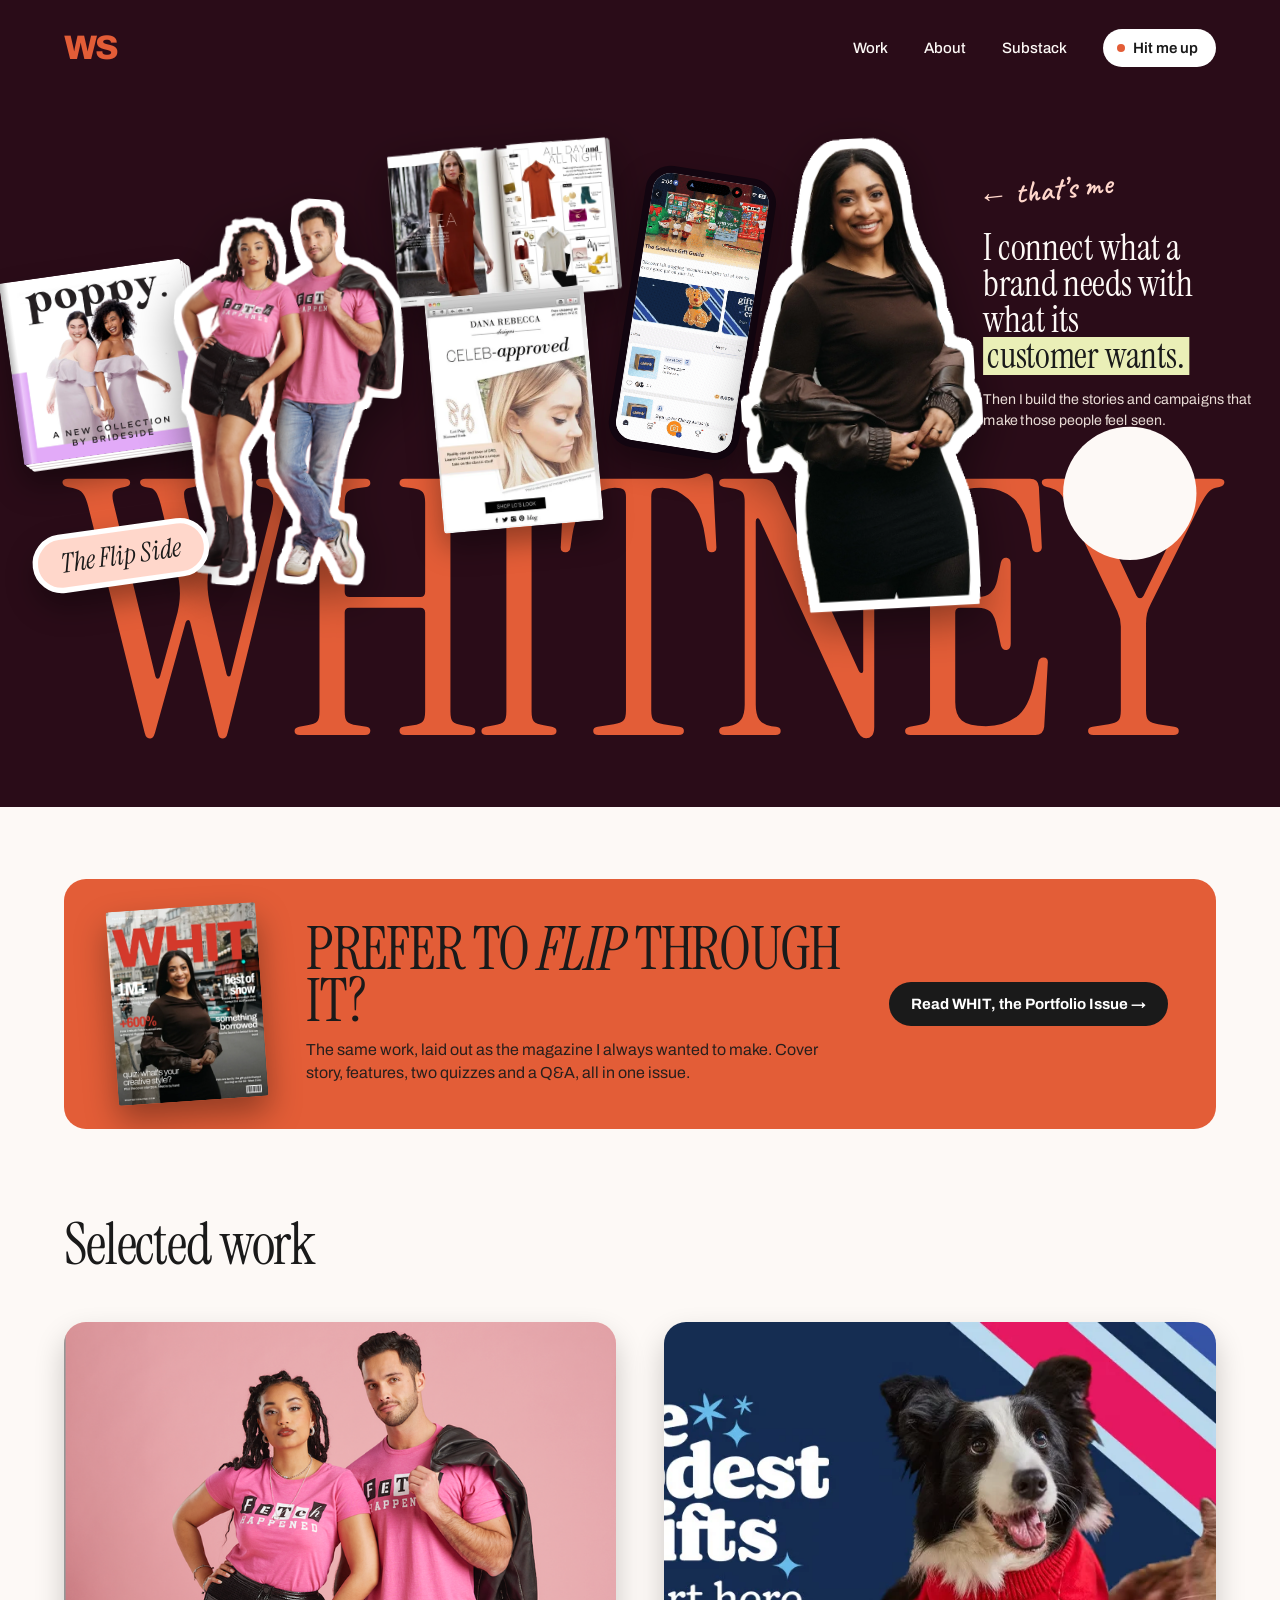
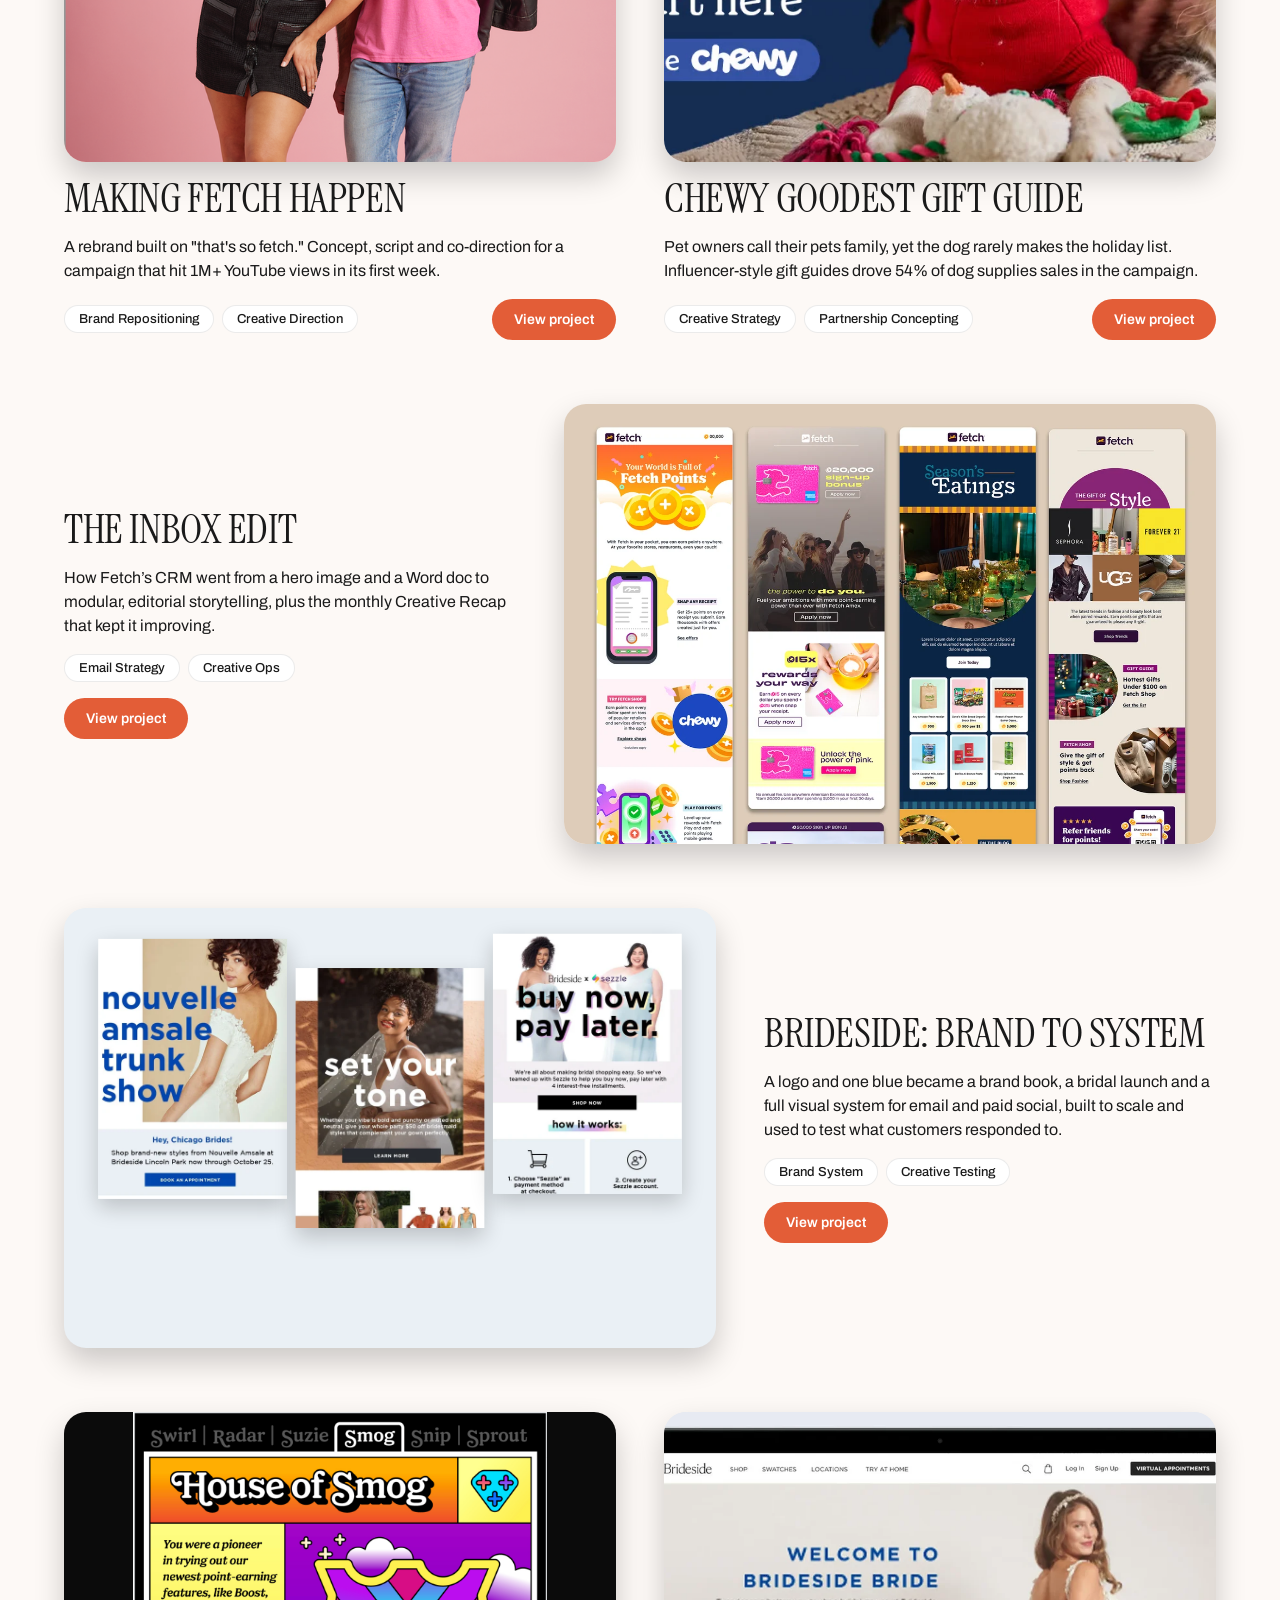
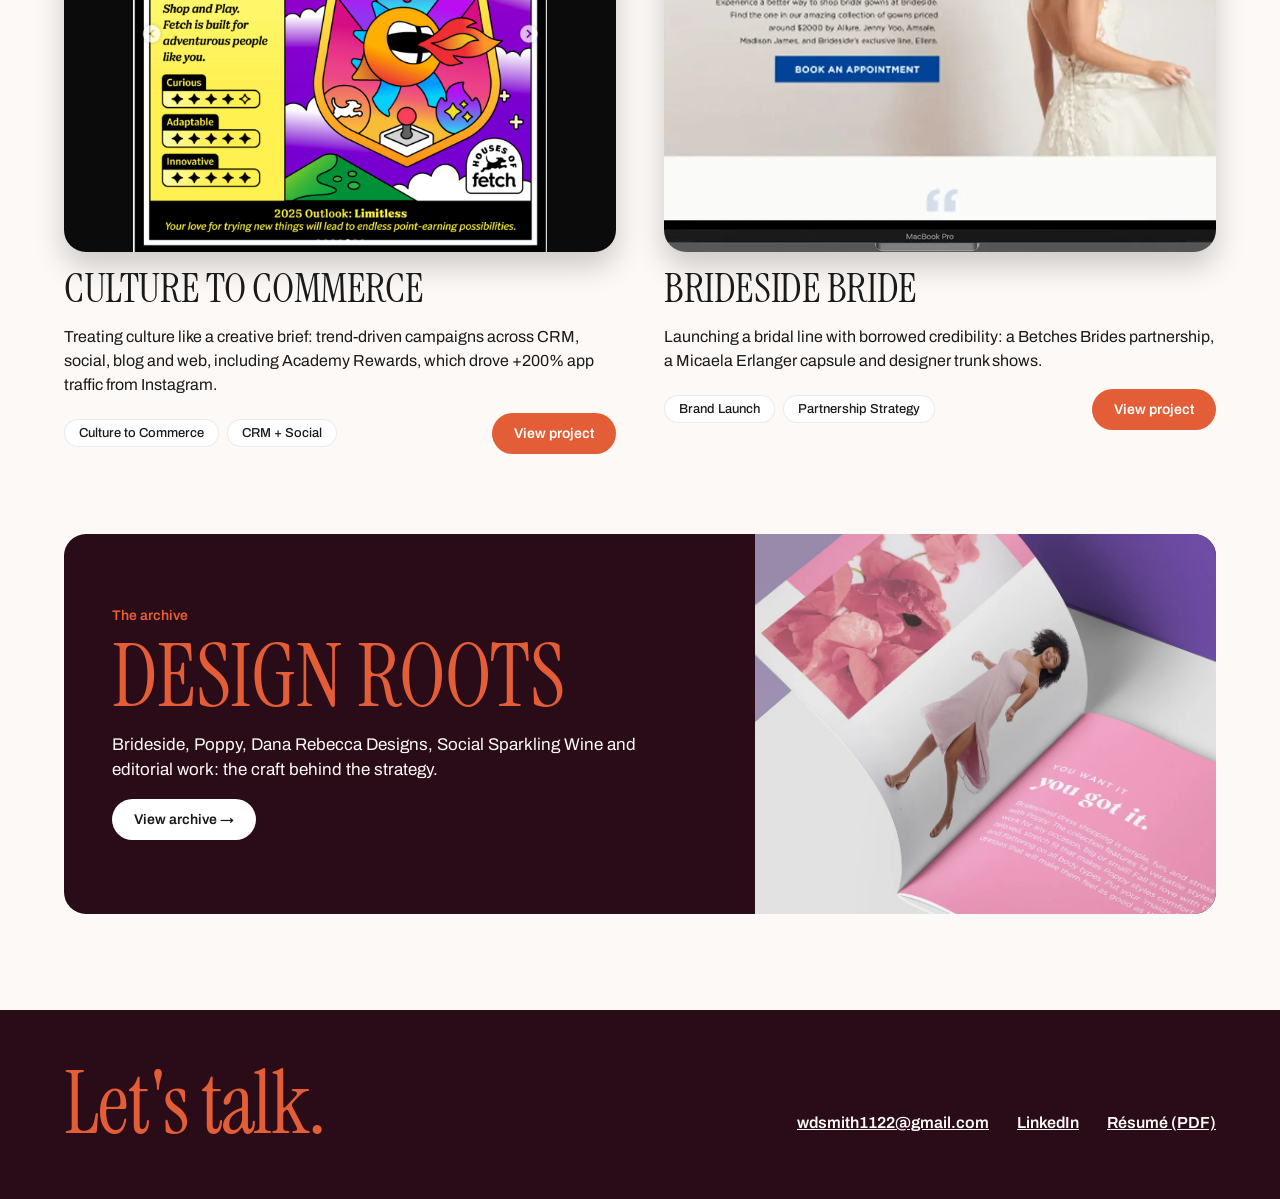
<file: index.html>
<!doctype html>
<html lang="en">
<head>
<meta charset="utf-8">
<meta name="viewport" content="width=device-width, initial-scale=1">
<title>Whitney Delyse Smith · Creative Strategist</title>
<meta name="description" content="Whitney Delyse Smith is a creative strategist and creative director in Austin, TX, connecting brands to culture with ideas that move people and the business.">
<meta property="og:title" content="Whitney Delyse Smith · Creative Strategist">
<meta property="og:description" content="I connect what a brand needs with what its customer wants, then build the stories and campaigns that make those people feel seen.">
<meta property="og:image" content="https://whitneydelyse.com/img/og.jpg">
<meta property="og:type" content="website">
<meta name="twitter:card" content="summary_large_image">
<link rel="icon" href="/favicon.svg" type="image/svg+xml">
<link rel="preload" href="/fonts/archivo.woff" as="font" type="font/woff" crossorigin>
<link rel="stylesheet" href="/site.css">
<style>
.hero{position:relative;z-index:2}
.hero .stage{margin-bottom:calc(-200px * var(--s,1))}
.stage{position:relative;width:100%}
.stage-inner{position:absolute;left:0;top:0;transform-origin:0 0}
.stage-inner>*{position:absolute}
.cut{filter:drop-shadow(0 16px 24px rgba(0,0,0,.4))}
.card-shadow{border-radius:3px;box-shadow:0 16px 32px rgba(0,0,0,.35)}
.booklet{border-radius:2px 4px 4px 2px;box-shadow:2px 2px 0 #fff,3px 3px 0 #d9d2d4,5px 5px 0 #fff,6px 6px 0 #d9d2d4,8px 8px 0 #fff,9px 9px 0 #cfc6c9,0 22px 36px rgba(0,0,0,.45)}
.booklet img{width:100%;height:100%;object-fit:cover;border-radius:inherit}
.booklet::after{content:"";position:absolute;left:0;top:0;bottom:0;width:16px;background:linear-gradient(90deg,rgba(0,0,0,.28),rgba(0,0,0,.06) 45%,rgba(255,255,255,.35) 60%,transparent);border-radius:2px 0 0 2px}
.hero-tag{right:24px;top:150px;width:310px;display:flex;flex-direction:column;gap:16px}
.tagpill{background:#fff;color:var(--ox);border-radius:999px;padding:8px 16px;font-size:14px;font-weight:600;white-space:nowrap;box-shadow:0 8px 18px rgba(0,0,0,.25)}
.hero-tag .t,.tag-flow .t{font-family:var(--serif);font-style:normal;font-size:40px;line-height:1.02}
.hero-tag p,.tag-flow p{font-size:16px;line-height:1.5;color:var(--sand)}
.tag-flow{display:none;padding:0 var(--pad) 40px;gap:12px;flex-direction:column}
.wordmark{position:relative;padding:24px 0 36px}
.wordmark h1{font-family:var(--serif);font-weight:400;font-stretch:100%;font-size:min(400px,27.8vw);line-height:.88;letter-spacing:-.02em;color:var(--gold);text-align:center;text-transform:uppercase}
@media (max-width:1024px){
  .hero-tag{display:none}
  .tag-flow{display:flex}
  .tag-flow .t{font-size:clamp(32px,6vw,48px)}
  .wordmark{padding:16px 0 24px}
}
.issue-ad{padding:72px var(--pad) 0}
.ia{position:relative;display:grid;grid-template-columns:150px 1fr;gap:44px;align-items:center;background:var(--coral);color:var(--ox);text-decoration:none;border-radius:var(--radius);padding:28px 48px;overflow:hidden}
.ia:hover{color:var(--ox)}.ia:hover .ia-cover{transform:rotate(-2deg) translateY(-6px)}
.ia-cover{transform:rotate(-4deg);transition:transform .3s;box-shadow:0 16px 32px rgba(0,0,0,.35);border-radius:3px;overflow:hidden}
.ia-cover img{width:100%;aspect-ratio:680/880;object-fit:cover}
.ia-txt{display:grid;grid-template-columns:1fr auto;column-gap:40px;row-gap:10px;align-items:end;max-width:none}
.ia-kick,.ia-h,.ia-p{grid-column:1}.ia-cta{grid-column:2;grid-row:1/3;align-self:center!important}
.ia-kick{color:var(--ox);font-size:14px;font-weight:600}
.ia-h{font-family:var(--serif);font-weight:400;text-transform:uppercase;font-size:clamp(40px,4.6vw,68px);line-height:.88;letter-spacing:-.02em}
.ia-h em{font-family:var(--serif);font-weight:400;font-style:italic;letter-spacing:-.01em}
.ia-p{font-size:16px;line-height:1.45;opacity:.92;max-width:560px}
.ia-cta{align-self:flex-start;background:var(--ox);color:#fff;padding:14px 22px;border-radius:999px;font-weight:700;font-size:15px}
@media (max-width:760px){.issue-ad{padding:48px var(--pad) 0}.ia{grid-template-columns:1fr;gap:24px;padding:32px 24px}.ia-cover{max-width:180px;margin:0 auto}.ia-txt{grid-template-columns:1fr}.ia-cta{grid-column:1;grid-row:auto;justify-self:start}}
#work{padding:88px var(--pad) 96px;display:flex;flex-direction:column;gap:48px}
.work-grid{display:grid;grid-template-columns:repeat(2,minmax(0,1fr));gap:64px 48px}
.card{display:flex;flex-direction:column;gap:16px}
.card h3,.wide h3{font-family:var(--serif);font-weight:400;font-stretch:100%;font-size:clamp(32px,3.2vw,46px);line-height:1;text-transform:uppercase;letter-spacing:-.01em}
.card .img{width:100%;height:440px;object-fit:cover;border-radius:var(--radius);box-shadow:0 14px 30px rgba(0,0,0,.2)}
.card a.imglink{display:block}
.drop{margin-top:0}
.wide{grid-column:span 2;display:grid;grid-template-columns:repeat(12,minmax(0,1fr));gap:48px;align-items:center}
.wide .txt{grid-column:span 5;display:flex;flex-direction:column;gap:16px}
.wide .pic{grid-column:span 7;height:440px;border-radius:var(--radius);overflow:hidden;display:block;box-shadow:0 14px 30px rgba(0,0,0,.2)}
.wide .btn{align-self:flex-start}
.mini-stage .stage-inner>img{width:220px;height:303px;object-fit:cover;object-position:50% 0;box-shadow:0 10px 24px rgba(0,0,0,.2)}
.roots{margin-top:32px;background:var(--dark);color:var(--cream);border-radius:var(--radius);text-decoration:none;display:grid;grid-template-columns:repeat(12,minmax(0,1fr));gap:32px;align-items:center;overflow:hidden}
.roots:hover{color:var(--cream)}
.roots .txt{grid-column:span 7;padding:48px;display:flex;flex-direction:column;gap:16px}
.roots .ttl{font-family:var(--serif);font-weight:400;font-stretch:100%;font-size:clamp(64px,6.7vw,96px);line-height:.9;text-transform:uppercase;color:var(--gold)}
.roots img{grid-column:span 5;width:100%;height:380px;object-fit:cover;object-position:40% 50%}
@media (max-width:1024px){
  .wide{gap:32px}
  .wide .txt{grid-column:span 6}.wide .pic{grid-column:span 6}
}
@media (max-width:760px){
  #work{padding:56px var(--pad) 64px;gap:32px}
  .work-grid{grid-template-columns:minmax(0,1fr);gap:56px}
  .drop{margin-top:0}
  .card .img{height:auto;aspect-ratio:4/3.4}
  .wide{grid-column:auto;grid-template-columns:minmax(0,1fr);gap:16px}
  .wide .txt,.wide .pic{grid-column:auto}
  .wide .pic{height:auto;aspect-ratio:4/3.4;order:-1}
  .wide .pic.mini-stage{aspect-ratio:auto}
  .roots{grid-template-columns:minmax(0,1fr);gap:0}
  .roots .txt,.roots img{grid-column:auto}
  .roots .txt{padding:28px}
  .roots img{height:240px;order:-1}
}
</style>
</head>
<body>
<a class="skip" href="#work">Skip to work</a>
<div class="page">

<header class="top">
<nav class="nav" aria-label="Main">
<a class="brand" href="/" aria-label="Whitney Delyse Smith, home">WS</a>
<div class="links">
<a href="#work">Work</a>
<a href="/about/">About</a>
<a href="https://flipsidebywhit.substack.com" target="_blank" rel="noopener">Substack</a>
<a class="cta" href="#contact">Hit me up</a>
</div>
</nav>

<div class="hero">
<div class="stage" data-w="1440" data-h="580" data-w-narrow="1300" data-h-narrow="580">
<div class="stage-inner">
<img src="/img/mag-allday.webp" alt="Suki + Solaine lookbook spread" class="cut" style="left:430px;top:48px;width:270px;transform:rotate(-5deg)">
<div class="booklet" style="left:12px;top:196px;width:206px;height:206px;transform:rotate(-8deg)"><img src="/img/pp-cover.webp" alt="Poppy by Brideside lookbook cover"></div>
<img src="/img/f5f2af0478725aa4eef057b6601c4afe.png" alt="Cutout of two models in Fetch Happened tees" class="cut" style="left:190px;top:114px;height:440px;max-width:none;transform:rotate(4deg)">
<img src="/img/e10358fdbc56f5523f56ff898788fee0.webp" alt="Dana Rebecca Celeb-approved email featuring Lauren Conrad" class="card-shadow" style="left:488px;top:220px;width:180px;transform:rotate(-5deg)">
<div style="left:705px;top:84px;width:148px;height:320px;padding:8px;border-radius:28px;background:var(--ox-2);transform:rotate(9deg);box-shadow:0 16px 32px rgba(0,0,0,.35)"><img src="/img/9ff60d3e0447205bd7736ff23d696007.gif" alt="Fetch app screen recording with the Chewy gift guide" style="width:132px;height:304px;object-fit:cover;object-position:50% 0;border-radius:21px;background:#fff"></div>
<img src="/img/f87c9c604edeb969b841bc26e8db37a4.png" alt="Cutout of Whitney smiling" class="cut" style="left:832px;top:48px;height:530px;max-width:none;transform:rotate(-3deg)">
<span class="hand" style="left:1100px;top:84px;font-size:34px;color:var(--peach);transform:rotate(-6deg);white-space:nowrap">&larr; that&rsquo;s me</span>
<span class="spin-badge" style="left:1196px;top:372px;width:150px;height:150px" aria-hidden="true"><svg viewBox="0 0 120 120"><defs><path id="sbp" d="M60,60 m-44,0 a44,44 0 1,1 88,0 a44,44 0 1,1 -88,0"/></defs><text textLength="274" lengthAdjust="spacing"><textPath href="#sbp" textLength="274" lengthAdjust="spacing">Creative director &bull; Brand strategist &bull;</textPath></text></svg></span>
<a href="https://flipsidebywhit.substack.com" target="_blank" rel="noopener" style="left:36px;top:484px;transform:rotate(-8deg);background:var(--pink);color:var(--ox);text-decoration:none;border:6px solid #fff;border-radius:999px;padding:12px 26px;font-family:var(--serif);font-style:italic;font-size:30px;line-height:1;box-shadow:0 16px 32px rgba(0,0,0,.35);white-space:nowrap">The Flip Side</a>
<div class="hero-tag">
<span class="t">I connect what a brand needs with what its <span class="hl" style="color:var(--ox);white-space:nowrap">customer wants.</span></span>
<p>Then I build the stories and campaigns that make those people feel seen.</p>
</div>
</div>
</div>
</div>

<div class="wordmark"><h1>Whitney<span class="sr"> Delyse Smith, creative strategist</span></h1></div>
<div class="tag-flow">
<span class="t">I connect what a brand needs with what its <span class="hl" style="color:var(--ox);white-space:nowrap">customer wants.</span></span>
<p>Then I build the stories and campaigns that make those people feel seen.</p>
</div>
</header>

<main>
<section class="issue-ad" aria-label="Read the portfolio as a magazine">
<a class="ia" href="/magazine/">
<div class="ia-cover"><img src="/img/whit-cover.webp" alt="Cover of WHIT, The Portfolio Issue" loading="lazy"></div>
<div class="ia-txt">
<span class="ia-h">Prefer to <em>flip</em> through it?</span>
<span class="ia-p">The same work, laid out as the magazine I always wanted to make. Cover story, features, two quizzes and a Q&amp;A, all in one issue.</span>
<span class="ia-cta">Read <b>WHIT</b>, the Portfolio Issue &rarr;</span>
</div>
</a>
</section>
<section id="work">
<div style="display:flex;align-items:baseline;gap:24px">
<h2 class="h-section">Selected work</h2>
</div>
<div class="work-grid">

<article class="card">
<a class="imglink" href="/making-fetch-happen/" tabindex="-1" aria-hidden="true"><img class="img" src="/img/50a2e0c58c712f411a15035d5610bd7b.webp" alt="" style="object-position:50% 22%;background:var(--pink)" loading="lazy"></a>
<h3>Making Fetch Happen</h3>
<p class="body">A rebrand built on "that's so fetch." Concept, script and co-direction for a campaign that hit 1M+ YouTube views in its first week.</p>
<div class="tagrow"><div class="tags"><span class="pill">Brand Repositioning</span><span class="pill">Creative Direction</span></div><a class="btn" href="/making-fetch-happen/">View project</a></div>
</article>

<article class="card drop">
<a class="imglink" href="/chewy-gift-guide/" tabindex="-1" aria-hidden="true"><img class="img" src="/img/7b4b87f917652694bda44891c0d646e3.webp" alt="" style="object-position:62% 50%" loading="lazy"></a>
<h3>Chewy Goodest Gift Guide</h3>
<p class="body">Pet owners call their pets family, yet the dog rarely makes the holiday list. Influencer-style gift guides drove 54% of dog supplies sales in the campaign.</p>
<div class="tagrow"><div class="tags"><span class="pill">Creative Strategy</span><span class="pill">Partnership Concepting</span></div><a class="btn" href="/chewy-gift-guide/">View project</a></div>
</article>

<article class="wide">
<div class="txt">
<h3>The Inbox Edit</h3>
<p class="body">How Fetch&rsquo;s CRM went from a hero image and a Word doc to modular, editorial storytelling, plus the monthly Creative Recap that kept it improving.</p>
<div class="tags"><span class="pill">Email Strategy</span><span class="pill">Creative Ops</span></div>
<a class="btn" href="/fetch-email/">View project</a>
</div>
<a class="pic" href="/fetch-email/" tabindex="-1" aria-hidden="true"><img src="/img/64aa64cd17b05e166dabbc33adcb8d55.webp" alt="" style="width:100%;height:100%;object-fit:cover;object-position:50% 0" loading="lazy"></a>
</article>

<article class="wide">
<a class="pic mini-stage" href="/brideside-system/" tabindex="-1" aria-hidden="true" style="background:#EAF0F5">
<div class="stage" data-w="760" data-h="440" style="height:100%">
<div class="stage-inner">
<img src="/img/34ed9cff45be779c2169a8372ba43d58.webp" alt="" style="left:40px;top:36px" loading="lazy">
<img src="/img/1da2da8d241b5a6433d2bf955c11145b.webp" alt="" style="left:270px;top:70px" loading="lazy">
<img src="/img/519c843fa3a79ad856d8524556626ea0.webp" alt="" style="left:500px;top:30px" loading="lazy">
</div>
</div>
</a>
<div class="txt">
<h3>Brideside: Brand to System</h3>
<p class="body">A logo and one blue became a brand book, a bridal launch and a full visual system for email and paid social, built to scale and used to test what customers responded to.</p>
<div class="tags"><span class="pill">Brand System</span><span class="pill">Creative Testing</span></div>
<a class="btn" href="/brideside-system/">View project</a>
</div>
</article>

<article class="card">
<a class="imglink" href="/culture-to-commerce/" tabindex="-1" aria-hidden="true"><img class="img" src="/img/c0eb62f54182c34d6521df8a4551742c.webp" alt="" style="object-fit:contain;background:#0B0B0B" loading="lazy"></a>
<h3>Culture to Commerce</h3>
<p class="body">Treating culture like a creative brief: trend-driven campaigns across CRM, social, blog and web, including Academy Rewards, which drove +200% app traffic from Instagram.</p>
<div class="tagrow"><div class="tags"><span class="pill">Culture to Commerce</span><span class="pill">CRM + Social</span></div><a class="btn" href="/culture-to-commerce/">View project</a></div>
</article>

<article class="card drop">
<a class="imglink" href="/brideside-bride/" tabindex="-1" aria-hidden="true"><img class="img" src="/img/cf546ed3ad93695551b9c2699a071a9a.webp" alt="" style="object-position:50% 0;background:#E6EAF2" loading="lazy"></a>
<h3>Brideside BRIDE</h3>
<p class="body">Launching a bridal line with borrowed credibility: a Betches Brides partnership, a Micaela Erlanger capsule and designer trunk shows.</p>
<div class="tagrow"><div class="tags"><span class="pill">Brand Launch</span><span class="pill">Partnership Strategy</span></div><a class="btn" href="/brideside-bride/">View project</a></div>
</article>

</div>

<a class="roots" href="/design-roots/">
<span class="txt">
<span class="eyebrow muted">The archive</span>
<span class="ttl">Design Roots</span>
<span style="font-size:17px;line-height:1.5">Brideside, Poppy, Dana Rebecca Designs, Social Sparkling Wine and editorial work: the craft behind the strategy.</span>
<span class="btn light" style="align-self:flex-start">View archive &rarr;</span>
</span>
<img src="/img/9933e3904417b1840c2b9928652eb2ff.webp" alt="Poppy brand book spread" loading="lazy">
</a>
</section>
</main>

<footer class="footer" id="contact">
<span class="big">Let's talk.</span>
<div class="links">
<a href="mailto:wdsmith1122@gmail.com">wdsmith1122@gmail.com</a>
<a href="https://www.linkedin.com/in/whitneydsmith1" target="_blank" rel="noopener">LinkedIn</a>
<a href="https://docs.google.com/document/d/1M2qHuFPSoKueWIUL6fcHE2FIn6Q889Xtm_iDmG9Anfg/export?format=pdf" target="_blank" rel="noopener">Résumé (PDF)</a>
</div>
</footer>

</div>
<script src="/site.js" defer></script>
</body>
</html>
</file>
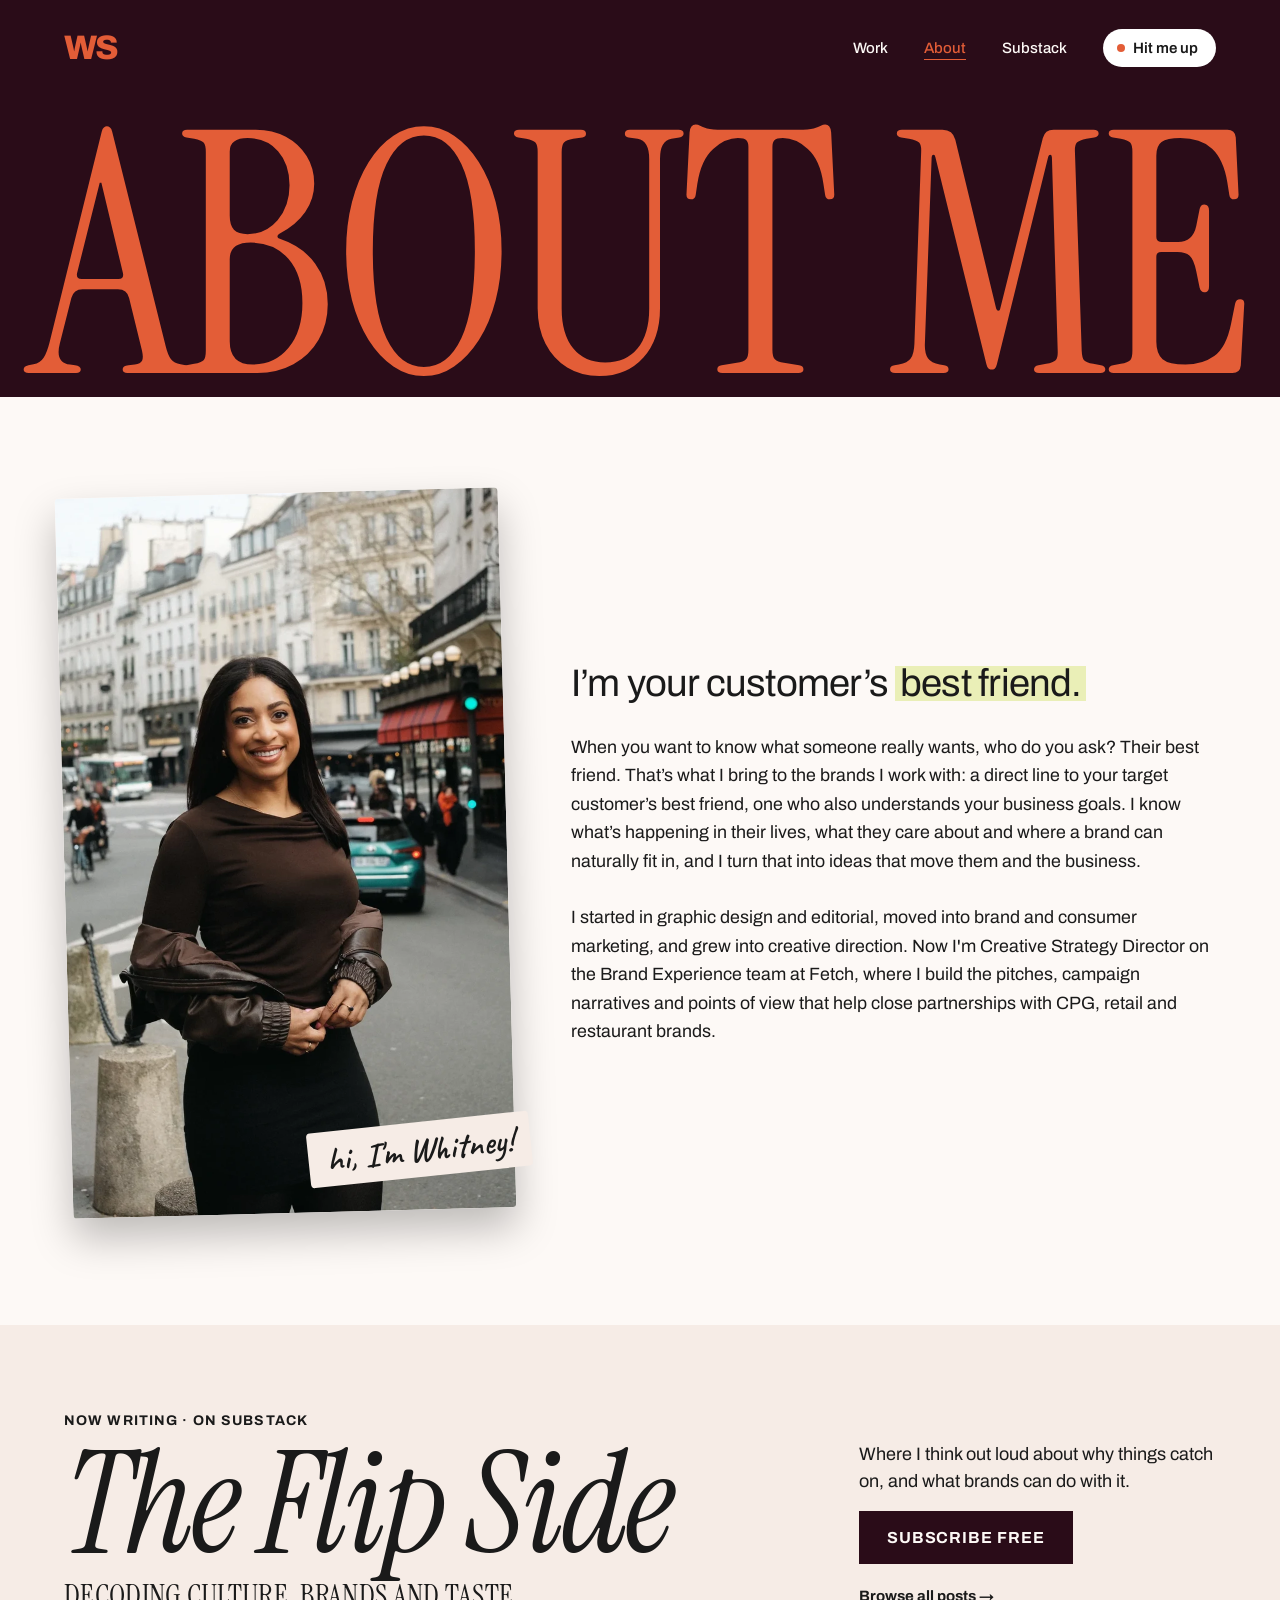
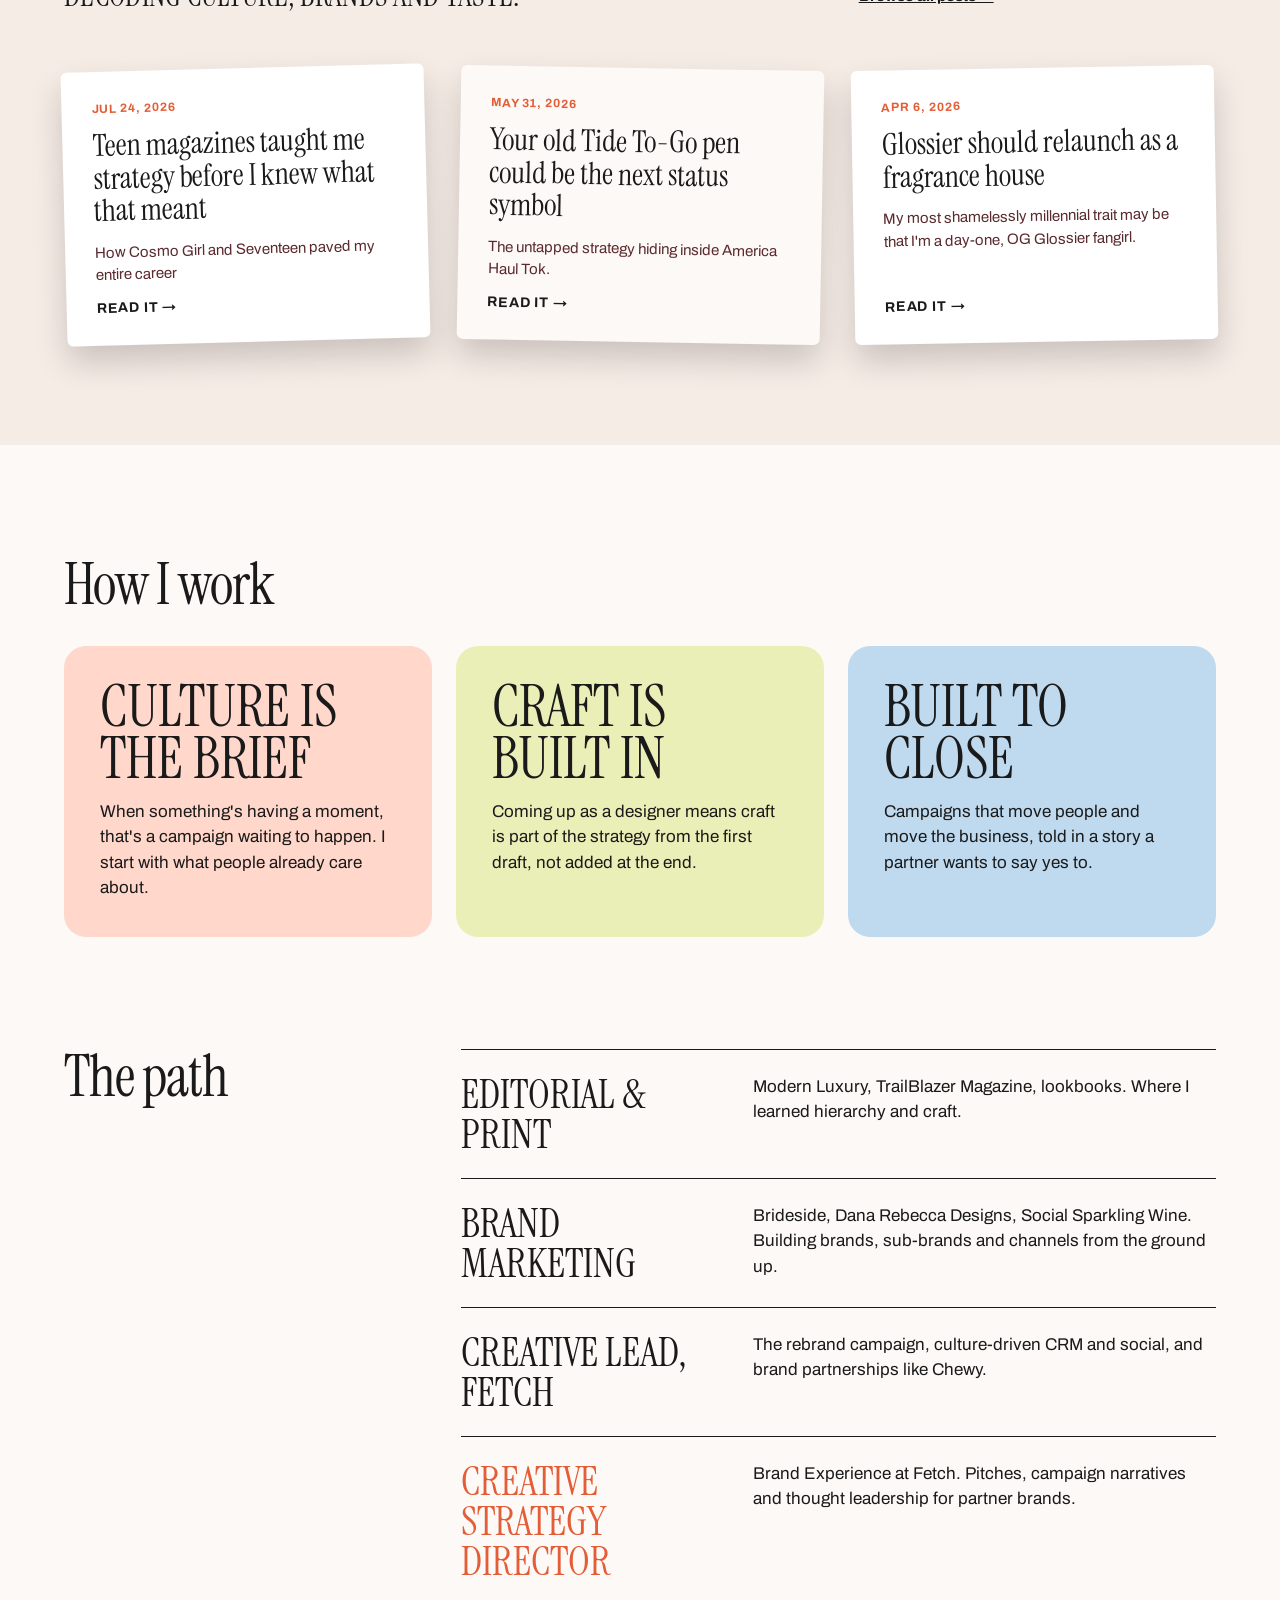
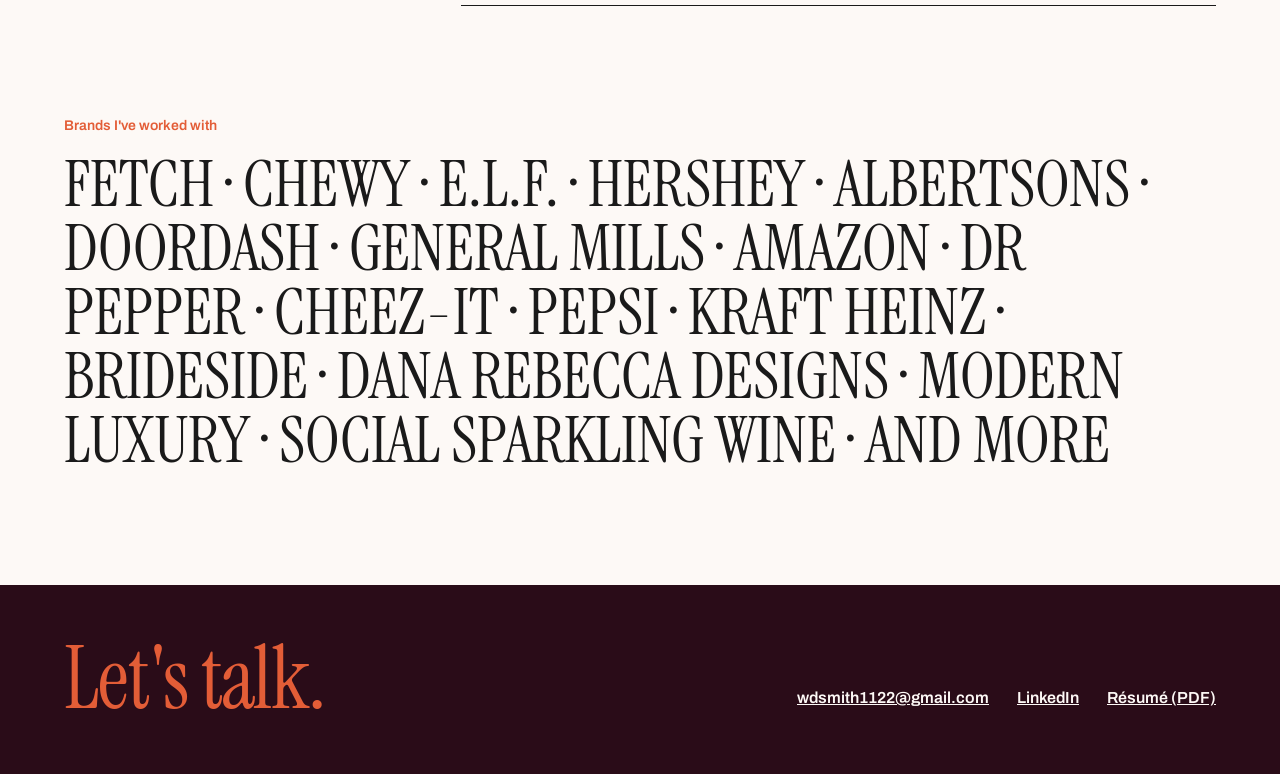
<file: about/index.html>
<!doctype html>
<html lang="en">
<head>
<meta charset="utf-8">
<meta name="viewport" content="width=device-width, initial-scale=1">
<title>About · Whitney Delyse Smith</title>
<meta name="description" content="I'm a creative strategist who connects brands to culture, now Creative Strategy Director on the Brand Experience team at Fetch.">
<meta property="og:title" content="About · Whitney Delyse Smith">
<meta property="og:description" content="I'm a creative strategist who connects brands to culture.">
<meta property="og:image" content="https://whitneydelyse.com/img/8835a0e8f4e48b232f1c0cc91c263999.webp">
<meta property="og:type" content="website">
<meta name="twitter:card" content="summary_large_image">
<link rel="icon" href="/favicon.svg" type="image/svg+xml">
<link rel="preload" href="/fonts/archivo.woff" as="font" type="font/woff" crossorigin>
<link rel="stylesheet" href="/site.css">
<style>
.nav .links a[aria-current="page"]{color:var(--gold);text-decoration:underline;text-underline-offset:6px}
.about-h1{padding:24px 0 0;font-family:var(--serif);font-weight:400;font-stretch:100%;font-size:min(380px,26.4vw);line-height:.82;letter-spacing:-.015em;text-transform:uppercase;color:var(--gold);text-align:center}

/* intro */
.intro{padding:96px var(--pad) 0;gap:64px;align-items:center}
.portrait{position:relative}
.portrait img{width:100%;height:720px;object-fit:cover;object-position:50% 20%;border-radius:4px;transform:rotate(-1.5deg);box-shadow:0 20px 40px rgba(0,0,0,.25)}
.portrait .hi{position:absolute;right:-24px;bottom:36px;font-size:34px;transform:rotate(-6deg);background:var(--soft);padding:6px 18px;border-radius:4px;white-space:nowrap}
.bio{display:flex;flex-direction:column;gap:28px}
.bio .lead{font-family:var(--sans);font-style:normal;font-weight:400;letter-spacing:-.02em;font-size:clamp(30px,3vw,44px);line-height:1.15}
.bio p:not(.lead){font-size:clamp(17px,1.39vw,20px);line-height:1.6}

/* substack band */
.flip{margin-top:112px;background:var(--soft);padding:88px var(--pad) 104px;display:flex;flex-direction:column;gap:56px}
.flip-head{gap:40px;align-items:end}
.flip-title{display:flex;flex-direction:column;gap:12px}
.flip-title .kicker{font-size:14px;font-weight:700;letter-spacing:.08em;text-transform:uppercase}
.flip-title h2{font-family:var(--serif);font-style:italic;font-weight:400;font-size:clamp(76px,11.1vw,160px);line-height:.9;letter-spacing:-.02em}
.flip-title .tagline{font-family:var(--serif);font-weight:400;font-stretch:100%;font-size:clamp(22px,2.36vw,34px);text-transform:uppercase;letter-spacing:.01em;line-height:1.05}
.flip-cta{display:flex;flex-direction:column;gap:16px;align-items:flex-start}
.flip-cta p{font-size:18px;line-height:1.5}
.sub-btn{background:var(--dark);color:var(--cream);text-decoration:none;padding:18px 28px;font-size:16px;font-weight:700;text-transform:uppercase;letter-spacing:.06em}
.sub-btn:hover{background:var(--wine);color:var(--cream)}
.browse{font-size:15px;font-weight:700;padding:8px 0}
.posts{gap:32px}
.post{background:#fff;color:var(--ox);text-decoration:none;border-radius:6px;padding:30px;display:flex;flex-direction:column;gap:14px;box-shadow:0 16px 32px rgba(0,0,0,.18);transition:transform .2s}
.post.cream{background:var(--cream)}
.post:hover{color:var(--ox)}
.post .date{font-size:12px;font-weight:700;letter-spacing:.08em;text-transform:uppercase;color:var(--rose)}
.post .ttl{font-family:var(--serif);font-size:clamp(28px,2.36vw,34px);line-height:1.08}
.post .sub{font-size:15px;line-height:1.5;color:#5A2A2E}
.post .go{margin-top:auto;font-size:14px;font-weight:700;text-transform:uppercase;letter-spacing:.06em}
.r1{transform:rotate(-1.5deg)}.r2{transform:rotate(1deg)}.r3{transform:rotate(-1deg)}
.post:hover{transform:rotate(0) translateY(-4px)}

/* how I work */
.how{padding:112px var(--pad) 0;display:flex;flex-direction:column;gap:32px}
.how .card{border-radius:var(--radius);padding:36px;display:flex;flex-direction:column;gap:14px}
.how .card .t{font-family:var(--serif);font-weight:400;font-stretch:100%;font-size:clamp(44px,4.45vw,64px);line-height:.9;text-transform:uppercase}
.how .card .d{font-size:17px;line-height:1.5}

/* path */
.path{padding:112px var(--pad) 0;gap:40px}
.path ol{margin:0;padding:0;list-style:none;display:flex;flex-direction:column}
.path li{display:grid;grid-template-columns:repeat(8,minmax(0,1fr));gap:24px;padding:24px 0;border-top:1px solid var(--ox)}
.path li:last-child{border-bottom:1px solid var(--ox)}
.path li .t{grid-column:span 3;font-family:var(--serif);font-weight:400;font-stretch:100%;font-size:40px;line-height:1;text-transform:uppercase}
.path li .d{grid-column:span 5;font-size:17px;line-height:1.5}

/* brands */
.brands{margin:112px var(--pad) 0;display:flex;flex-direction:column;gap:20px}
.brands p{font-family:var(--serif);font-weight:400;font-stretch:100%;font-size:clamp(40px,5vw,72px);line-height:1;text-transform:uppercase}
.after-brands{height:112px}

@media (max-width:1024px){
  .intro{gap:40px}
  .portrait img{height:600px}
  .portrait .hi{right:-8px;font-size:30px}
  .flip-head .s8,.flip-head .s4{grid-column:1/-1}
  .flip-head{gap:28px}
  .posts{gap:20px}
  .post{padding:22px}
  .how .card{padding:28px}
}
@media (max-width:900px){
  .intro,.path,.flip-head{grid-template-columns:minmax(0,1fr)}
  .intro{padding-top:64px}
  .portrait{max-width:560px;width:100%;justify-self:center}
  .portrait img{height:auto;aspect-ratio:4/5}
  .flip{margin-top:88px;padding:64px var(--pad) 72px;gap:40px}
  .posts{grid-template-columns:minmax(0,1fr)}
  .post .ttl{font-size:30px}
  .r1,.r3{transform:rotate(-.5deg)}.r2{transform:rotate(.5deg)}
  .how .cols3{grid-template-columns:minmax(0,1fr)}
  .how,.path{padding-top:88px}
  .path{gap:24px}
  .brands{margin-top:88px}
  .after-brands{height:88px}
}
@media (max-width:700px){
  .about-h1{padding-top:12px}
  .intro{padding-top:48px;gap:36px}
  .portrait .hi{right:8px;bottom:20px;font-size:26px}
  .flip{margin-top:64px;padding:52px var(--pad) 60px;gap:32px}
  .flip-title .kicker{font-size:13px}
  .flip-cta p{font-size:17px}
  .sub-btn{align-self:stretch;text-align:center;padding:18px 20px}
  .post{padding:24px}
  .post .ttl{font-size:28px}
  .r1,.r2,.r3{transform:none}
  .how,.path{padding-top:64px}
  .how{gap:24px}
  .how .card{padding:24px}
  .path li{grid-template-columns:minmax(0,1fr);gap:8px;padding:20px 0}
  .path li .t,.path li .d{grid-column:auto}
  .path li .t{font-size:34px}
  .path li .d{font-size:16px}
  .brands{margin-top:64px}
  .after-brands{height:64px}
}
</style>
</head>
<body>
<a class="skip" href="#main">Skip to content</a>
<div class="page">

<header class="top">
<nav class="nav" aria-label="Main">
<a class="brand" href="/" aria-label="Whitney Delyse Smith, home">WS</a>
<div class="links">
<a href="/#work">Work</a>
<a href="/about/" aria-current="page">About</a>
<a href="https://flipsidebywhit.substack.com" target="_blank" rel="noopener">Substack</a>
<a class="cta" href="#contact">Hit me up</a>
</div>
</nav>
<h1 class="about-h1">About me</h1>
</header>

<main id="main">
<section class="intro g12">
<div class="portrait s5">
<img src="/img/8835a0e8f4e48b232f1c0cc91c263999.webp" alt="Whitney smiling on a Paris street">
<span class="hi hand">hi, I'm Whitney!</span>
</div>
<div class="bio s7">
<p class="lead">I&rsquo;m your customer&rsquo;s <span class="hl">best friend.</span></p>
<p>When you want to know what someone really wants, who do you ask? Their best friend. That&rsquo;s what I bring to the brands I work with: a direct line to your target customer&rsquo;s best friend, one who also understands your business goals. I know what&rsquo;s happening in their lives, what they care about and where a brand can naturally fit in, and I turn that into ideas that move them and the business.</p>
<p>I started in graphic design and editorial, moved into brand and consumer marketing, and grew into creative direction. Now I'm Creative Strategy Director on the Brand Experience team at Fetch, where I build the pitches, campaign narratives and points of view that help close partnerships with CPG, retail and restaurant brands.</p>
</div>
</section>

<section class="flip" aria-labelledby="flip-h">
<div class="flip-head g12">
<div class="flip-title s8">
<span class="kicker">Now writing · on Substack</span>
<h2 id="flip-h">The Flip Side</h2>
<span class="tagline">Decoding culture, brands and taste.</span>
</div>
<div class="flip-cta s4">
<p>Where I think out loud about why things catch on, and what brands can do with it.</p>
<a class="sub-btn" href="https://flipsidebywhit.substack.com/subscribe" target="_blank" rel="noopener">Subscribe free</a>
<a class="browse" href="https://flipsidebywhit.substack.com" target="_blank" rel="noopener">Browse all posts →</a>
</div>
</div>
<div class="posts cols3">
<a class="post r1" href="https://flipsidebywhit.substack.com/p/teen-magazines-taught-me-strategy" target="_blank" rel="noopener"><span class="date">Jul 24, 2026</span><span class="ttl">Teen magazines taught me strategy before I knew what that meant</span><span class="sub">How Cosmo Girl and Seventeen paved my entire career</span><span class="go">Read it →</span></a>
<a class="post cream r2" href="https://flipsidebywhit.substack.com/p/your-old-tide-to-go-pen-could-be" target="_blank" rel="noopener"><span class="date">May 31, 2026</span><span class="ttl">Your old Tide To-Go pen could be the next status symbol</span><span class="sub">The untapped strategy hiding inside America Haul Tok.</span><span class="go">Read it →</span></a>
<a class="post r3" href="https://flipsidebywhit.substack.com/p/glossier-should-relaunch-as-a-fragrance" target="_blank" rel="noopener"><span class="date">Apr 6, 2026</span><span class="ttl">Glossier should relaunch as a fragrance house</span><span class="sub">My most shamelessly millennial trait may be that I'm a day-one, OG Glossier fangirl.</span><span class="go">Read it →</span></a>
</div>
</section>

<section class="how">
<h2 class="h-section">How I work</h2>
<div class="cols3">
<div class="card" style="background:var(--pink)"><span class="t">Culture is the brief</span><span class="d">When something's having a moment, that's a campaign waiting to happen. I start with what people already care about.</span></div>
<div class="card" style="background:var(--lime)"><span class="t">Craft is built in</span><span class="d">Coming up as a designer means craft is part of the strategy from the first draft, not added at the end.</span></div>
<div class="card" style="background:#BFD9EE"><span class="t">Built to close</span><span class="d">Campaigns that move people and move the business, told in a story a partner wants to say yes to.</span></div>
</div>
</section>

<section class="path g12">
<h2 class="h-section s4">The path</h2>
<ol class="s8">
<li><span class="t">Editorial &amp; print</span><span class="d">Modern Luxury, TrailBlazer Magazine, lookbooks. Where I learned hierarchy and craft.</span></li>
<li><span class="t">Brand marketing</span><span class="d">Brideside, Dana Rebecca Designs, Social Sparkling Wine. Building brands, sub-brands and channels from the ground up.</span></li>
<li><span class="t">Creative lead, Fetch</span><span class="d">The rebrand campaign, culture-driven CRM and social, and brand partnerships like Chewy.</span></li>
<li><span class="t" style="color:var(--rose)">Creative Strategy Director</span><span class="d">Brand Experience at Fetch. Pitches, campaign narratives and thought leadership for partner brands.</span></li>
</ol>
</section>

<section class="brands">
<span class="eyebrow">Brands I've worked with</span>
<p>Fetch · Chewy · e.l.f. · Hershey · Albertsons · DoorDash · General Mills · Amazon · Dr Pepper · Cheez-It · Pepsi · Kraft Heinz · Brideside · Dana Rebecca Designs · Modern Luxury · Social Sparkling Wine · and more</p>
</section>
<div class="after-brands" aria-hidden="true"></div>
</main>

<footer class="footer" id="contact">
<span class="big">Let's talk.</span>
<div class="links">
<a href="mailto:wdsmith1122@gmail.com">wdsmith1122@gmail.com</a>
<a href="https://www.linkedin.com/in/whitneydsmith1" target="_blank" rel="noopener">LinkedIn</a>
<a href="https://docs.google.com/document/d/1M2qHuFPSoKueWIUL6fcHE2FIn6Q889Xtm_iDmG9Anfg/export?format=pdf" target="_blank" rel="noopener">Résumé (PDF)</a>
</div>
</footer>

</div>
<script src="/site.js" defer></script>
</body>
</html>
</file>
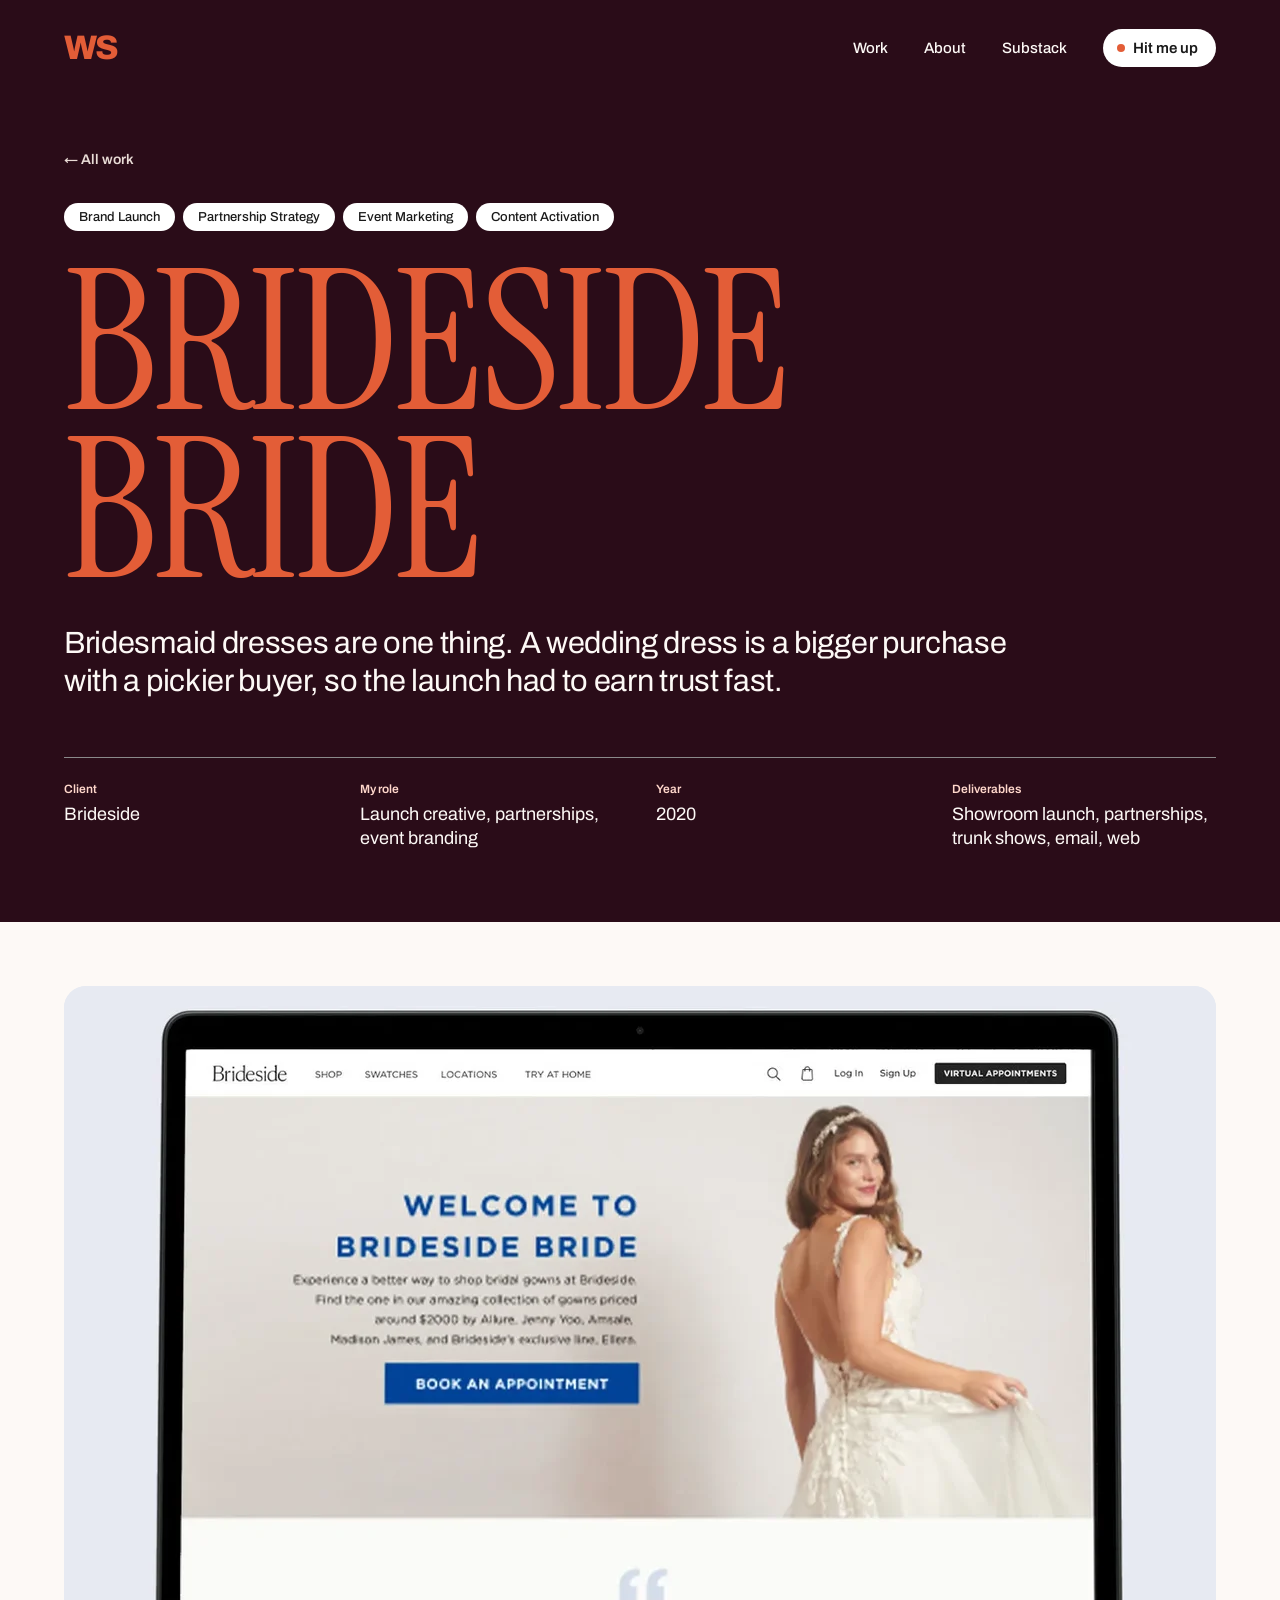
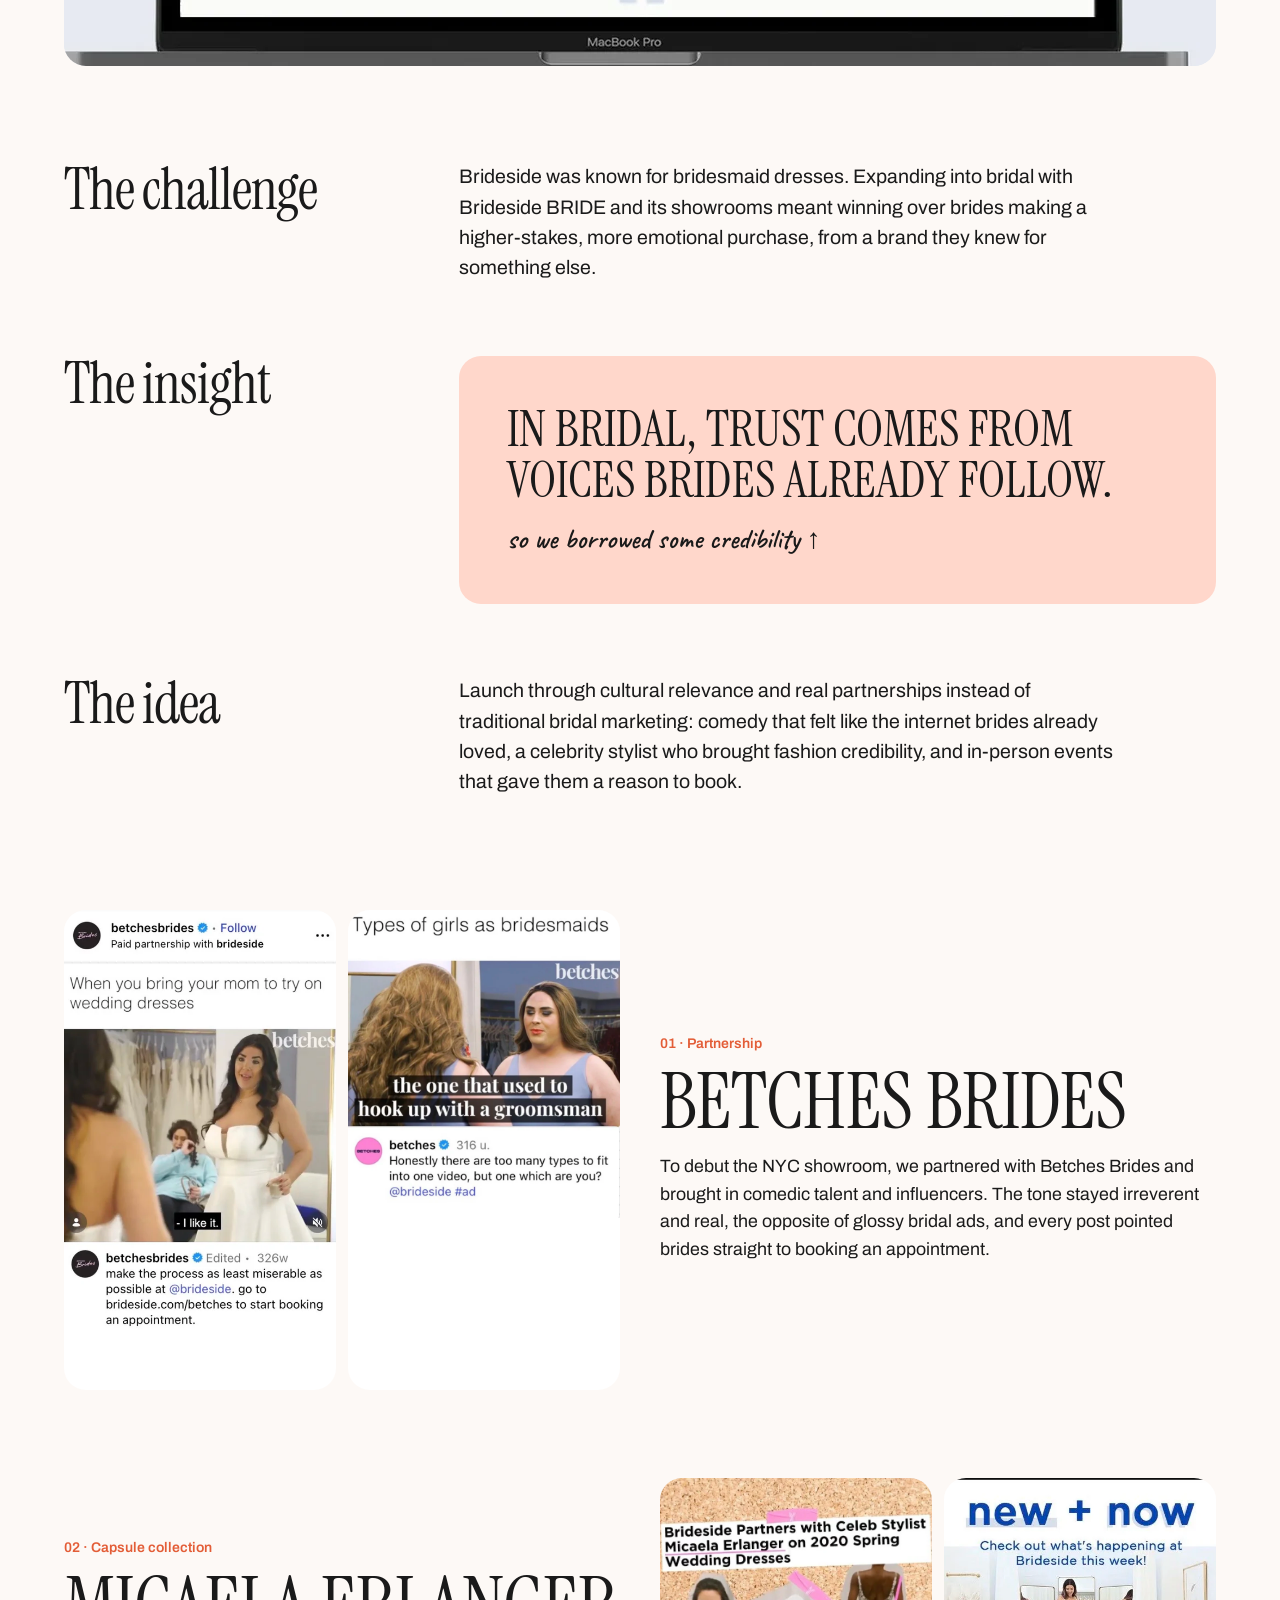
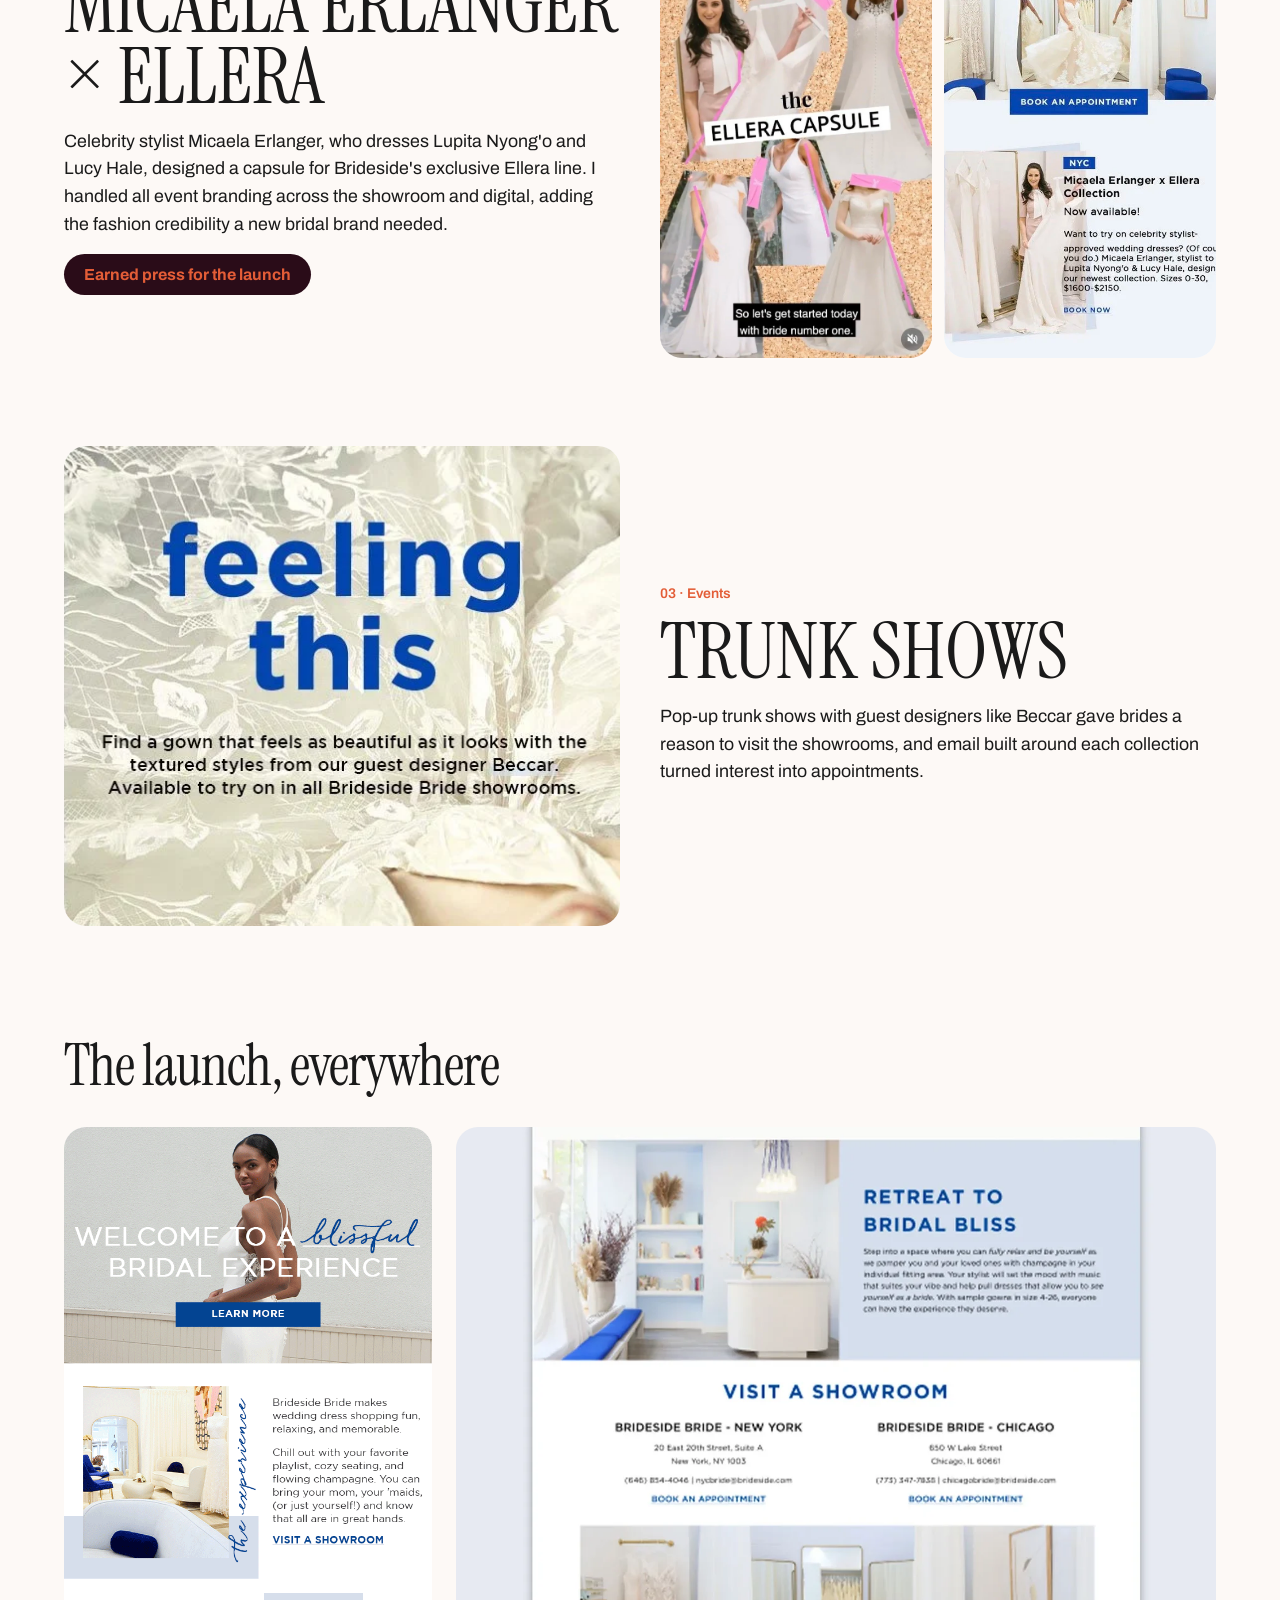
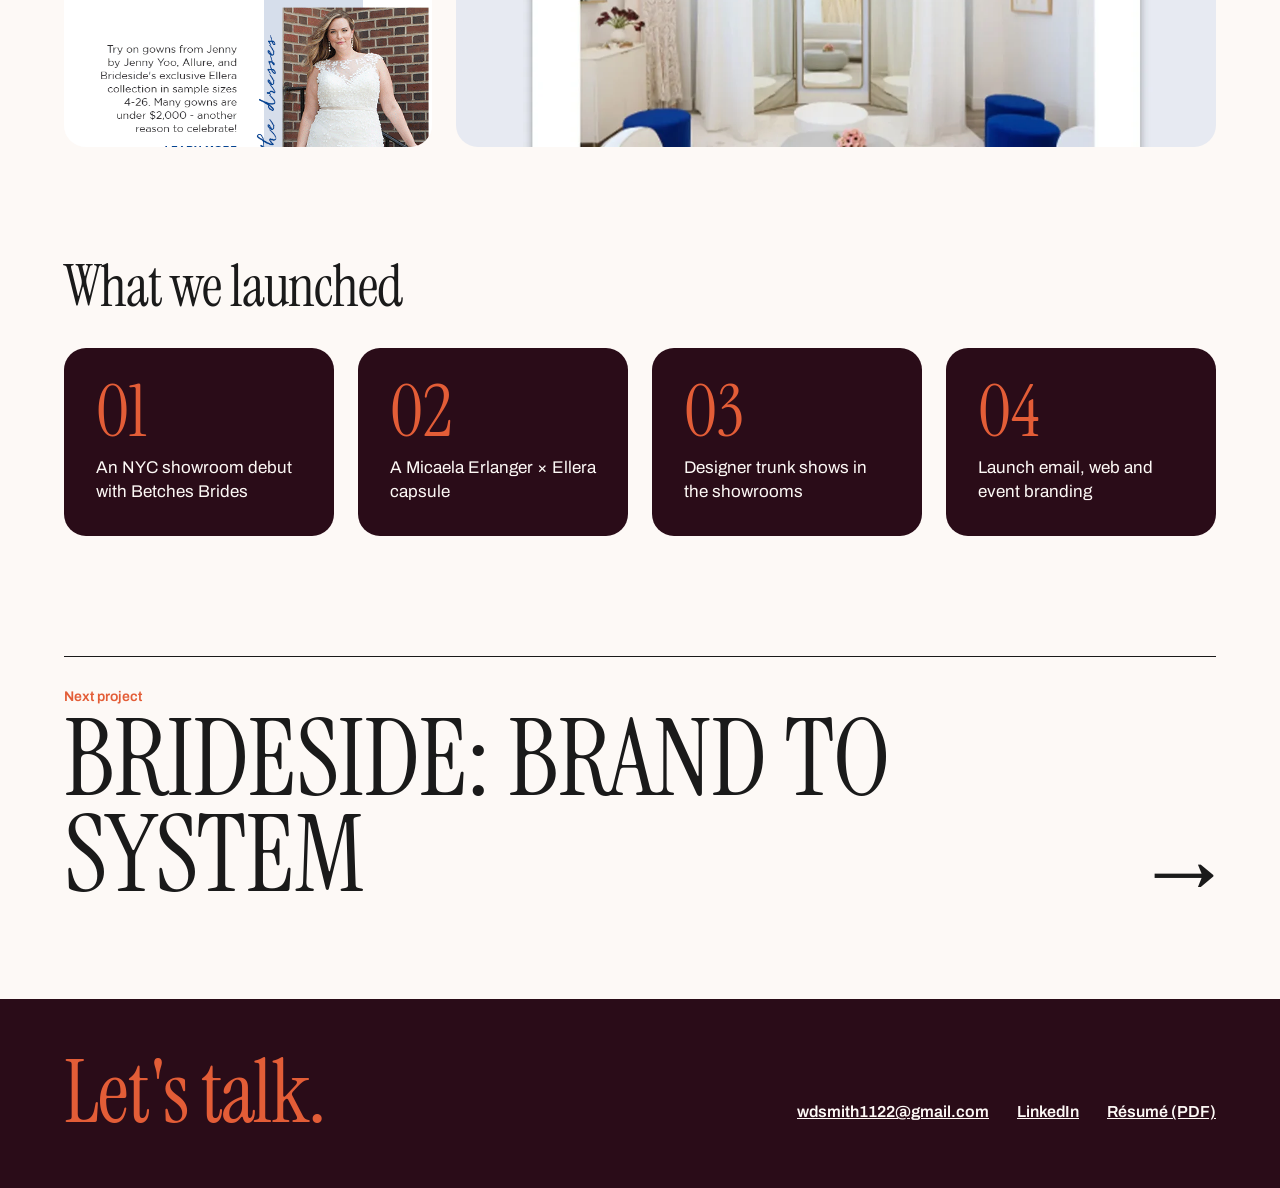
<file: brideside-bride/index.html>
<!doctype html>
<html lang="en">
<head>
<meta charset="utf-8">
<meta name="viewport" content="width=device-width, initial-scale=1">
<title>Brideside BRIDE · Whitney Delyse Smith</title>
<meta name="description" content="Launching Brideside BRIDE through cultural relevance and real partnerships: a Betches Brides showroom debut, a Micaela Erlanger × Ellera capsule and designer trunk shows.">
<meta property="og:title" content="Brideside BRIDE · Whitney Delyse Smith">
<meta property="og:description" content="Bridesmaid dresses are one thing. A wedding dress is a bigger purchase with a pickier buyer, so the launch had to earn trust fast.">
<meta property="og:image" content="https://whitneydelyse.com/img/cf546ed3ad93695551b9c2699a071a9a.webp">
<meta property="og:type" content="website">
<meta name="twitter:card" content="summary_large_image">
<link rel="icon" href="/favicon.svg" type="image/svg+xml">
<link rel="preload" href="/fonts/archivo.woff" as="font" type="font/woff" crossorigin>
<link rel="stylesheet" href="/site.css">
<style>
.top{padding-bottom:72px}
.dek{max-width:960px}
.hero-img{padding:64px var(--pad) 0}
.hero-img img{object-position:50% 0;background:#E6EAF2}
.intro{padding:96px var(--pad) 0;display:flex;flex-direction:column;gap:72px}
.callout .hand{font-size:28px}
.feats{padding:112px var(--pad) 0;display:flex;flex-direction:column;gap:88px}
.feat{gap:40px;align-items:center}
.feat .txt{display:flex;flex-direction:column;gap:16px}
.feat h2{font-family:var(--serif);font-weight:400;font-stretch:100%;font-size:clamp(52px,6.1vw,88px);line-height:.9;text-transform:uppercase}
.feat p{font-size:clamp(17px,1.39vw,20px);line-height:1.55}
.pair{display:grid;grid-template-columns:repeat(2,minmax(0,1fr));gap:12px}
.pair img,.feat>img{width:100%;height:480px;border-radius:var(--radius);display:block;object-fit:cover;object-position:50% 0;background:#fff}
.pair img.contain{object-fit:contain}
.badge{align-self:flex-start;background:var(--dark);color:var(--gold);border-radius:999px;padding:12px 20px;font-size:16px;font-weight:700}
.block{padding:112px var(--pad) 0;display:flex;flex-direction:column;gap:32px}
.everywhere img{width:100%;height:620px;border-radius:var(--radius);display:block;object-fit:cover;object-position:50% 0;background:#fff}
.everywhere img.land{object-position:50% 50%;background:#E6EAF2}
.launched>div{background:var(--dark);color:var(--cream);border-radius:var(--radius);padding:32px;display:flex;flex-direction:column;gap:12px}
.launched .n{font-family:var(--serif);font-weight:400;font-stretch:100%;font-size:72px;line-height:.9;color:var(--gold)}
.launched .c{font-size:17px;line-height:1.4}
@media (max-width:1024px){
  .pair img,.feat>img{height:420px}
  .everywhere img{height:520px}
}
@media (max-width:900px){
  .intro{padding-top:72px;gap:56px}
  .feats{padding-top:88px;gap:72px}
  .feat{gap:24px}
  .feat .pair.after{order:-1}
  .pair img{height:auto;aspect-ratio:3/4}
  .feat>img{height:auto;aspect-ratio:640/483;object-fit:contain}
  .block{padding-top:88px}
  .everywhere{grid-template-columns:minmax(0,1fr) minmax(0,2fr)}
  .everywhere>.span2{grid-column:auto}
  .everywhere img{height:420px}
}
@media (max-width:700px){
  .top{padding-bottom:48px}
  .hero-img{padding-top:32px}
  .intro{padding-top:56px;gap:44px}
  .callout .hand{font-size:24px}
  .feats{padding-top:72px;gap:56px}
  .pair{gap:8px}
  .pair img{aspect-ratio:2/3}
  .badge{font-size:15px;padding:10px 16px}
  .block{padding-top:72px;gap:24px}
  .everywhere{grid-template-columns:minmax(0,1fr);gap:16px}
  .everywhere img{height:auto;aspect-ratio:4/5}
  .everywhere img.land{aspect-ratio:1385/992;object-fit:contain}
  .launched{gap:12px}
  .launched>div{padding:20px}
  .launched .n{font-size:56px}
  .launched .c{font-size:15px}
}
</style>
</head>
<body>
<a class="skip" href="#main">Skip to content</a>
<div class="page">

<header class="top">
<nav class="nav" aria-label="Main">
<a class="brand" href="/" aria-label="Whitney Delyse Smith, home">WS</a>
<div class="links">
<a href="/#work">Work</a>
<a href="/about/">About</a>
<a href="https://flipsidebywhit.substack.com" target="_blank" rel="noopener">Substack</a>
<a class="cta" href="#contact">Hit me up</a>
</div>
</nav>

<div class="cs-head">
<a class="back" href="/">&larr; All work</a>
<div class="tags"><span class="pill">Brand Launch</span><span class="pill">Partnership Strategy</span><span class="pill">Event Marketing</span><span class="pill">Content Activation</span></div>
<h1 class="h-hero">Brideside<br>Bride</h1>
<p class="dek">Bridesmaid dresses are one thing. A wedding dress is a bigger purchase with a pickier buyer, so the launch had to earn trust fast.</p>
</div>

<div class="meta">
<div><span class="label">Client</span><span>Brideside</span></div>
<div><span class="label">My role</span><span>Launch creative, partnerships, event branding</span></div>
<div><span class="label">Year</span><span>2020</span></div>
<div><span class="label">Deliverables</span><span>Showroom launch, partnerships, trunk shows, email, web</span></div>
</div>
</header>

<main id="main">
<div class="hero-img">
<img class="ph h-680" src="/img/cf546ed3ad93695551b9c2699a071a9a.webp" alt="Welcome to Brideside Bride landing page on a laptop">
</div>

<section class="intro">
<div class="g12">
<h2 class="h-section s4">The challenge</h2>
<p class="body-lg s7">Brideside was known for bridesmaid dresses. Expanding into bridal with Brideside BRIDE and its showrooms meant winning over brides making a higher-stakes, more emotional purchase, from a brand they knew for something else.</p>
</div>

<div class="g12">
<h2 class="h-section s4">The insight</h2>
<div class="callout s8">
<p class="big">In bridal, trust comes from voices brides already follow.</p>
<span class="hand">so we borrowed some credibility &uarr;</span>
</div>
</div>

<div class="g12">
<h2 class="h-section s4">The idea</h2>
<p class="body-lg s7">Launch through cultural relevance and real partnerships instead of traditional bridal marketing: comedy that felt like the internet brides already loved, a celebrity stylist who brought fashion credibility, and in-person events that gave them a reason to book.</p>
</div>
</section>

<section class="feats">

<article class="g12 feat">
<div class="pair s6">
<img class="contain" src="/img/923129c02e202f8c80bcc4d2cd0d59fa.webp" alt="Betches Brides paid partnership post: when you bring your mom to try on wedding dresses" loading="lazy">
<img class="contain" src="/img/85c3c6005a7c4f26a6317816f83eda3c.webp" alt="Betches video post: types of girls as bridesmaids" loading="lazy">
</div>
<div class="txt s6">
<span class="eyebrow">01 · Partnership</span>
<h2>Betches Brides</h2>
<p>To debut the NYC showroom, we partnered with Betches Brides and brought in comedic talent and influencers. The tone stayed irreverent and real, the opposite of glossy bridal ads, and every post pointed brides straight to booking an appointment.</p>
</div>
</article>

<article class="g12 feat">
<div class="txt s6">
<span class="eyebrow">02 · Capsule collection</span>
<h2>Micaela Erlanger × Ellera</h2>
<p>Celebrity stylist Micaela Erlanger, who dresses Lupita Nyong'o and Lucy Hale, designed a capsule for Brideside's exclusive Ellera line. I handled all event branding across the showroom and digital, adding the fashion credibility a new bridal brand needed.</p>
<div class="badge">Earned press for the launch</div>
</div>
<div class="pair after s6">
<img src="/img/7bc84b19b5f5769212b9f8b28d9c7ae4.webp" alt="Ellera capsule collage with the headline Brideside Partners with Celeb Stylist Micaela Erlanger" style="background:transparent" loading="lazy">
<img src="/img/b98ec50f383a78870d27f807f15fe117.webp" alt="New and now email announcing the Micaela Erlanger x Ellera collection" loading="lazy">
</div>
</article>

<article class="g12 feat">
<img class="s6" src="/img/799c06439093ae47a4e7c9c3504737cc.webp" alt="Feeling this email promoting the Beccar trunk show" loading="lazy">
<div class="txt s6">
<span class="eyebrow">03 · Events</span>
<h2>Trunk shows</h2>
<p>Pop-up trunk shows with guest designers like Beccar gave brides a reason to visit the showrooms, and email built around each collection turned interest into appointments.</p>
</div>
</article>
</section>

<section class="block">
<h2 class="h-section">The launch, everywhere</h2>
<div class="cols3 everywhere">
<img src="/img/567f2b2324fb2962f3cb700834db9859.gif" alt="Welcome to a blissful bridal experience launch email" loading="lazy">
<img class="land span2" src="/img/42de4c2d6a90446f9cc751d9acdbeb79.webp" alt="Brideside BRIDE landing page: showrooms and Meet Ellera" loading="lazy">
</div>
</section>

<section class="block">
<h2 class="h-section">What we launched</h2>
<div class="cols4 keep2 launched">
<div><span class="n">01</span><span class="c">An NYC showroom debut with Betches Brides</span></div>
<div><span class="n">02</span><span class="c">A Micaela Erlanger × Ellera capsule</span></div>
<div><span class="n">03</span><span class="c">Designer trunk shows in the showrooms</span></div>
<div><span class="n">04</span><span class="c">Launch email, web and event branding</span></div>
</div>
</section>

<a class="next" href="/brideside-system/">
<span class="stack" style="gap:8px"><span class="eyebrow">Next project</span><span class="title">Brideside: Brand to System</span></span>
<span class="arrow" aria-hidden="true">&rarr;</span>
</a>
</main>

<footer class="footer" id="contact">
<span class="big">Let's talk.</span>
<div class="links">
<a href="mailto:wdsmith1122@gmail.com">wdsmith1122@gmail.com</a>
<a href="https://www.linkedin.com/in/whitneydsmith1" target="_blank" rel="noopener">LinkedIn</a>
<a href="https://docs.google.com/document/d/1M2qHuFPSoKueWIUL6fcHE2FIn6Q889Xtm_iDmG9Anfg/export?format=pdf" target="_blank" rel="noopener">Résumé (PDF)</a>
</div>
</footer>

</div>
<script src="/site.js" defer></script>
</body>
</html>
</file>
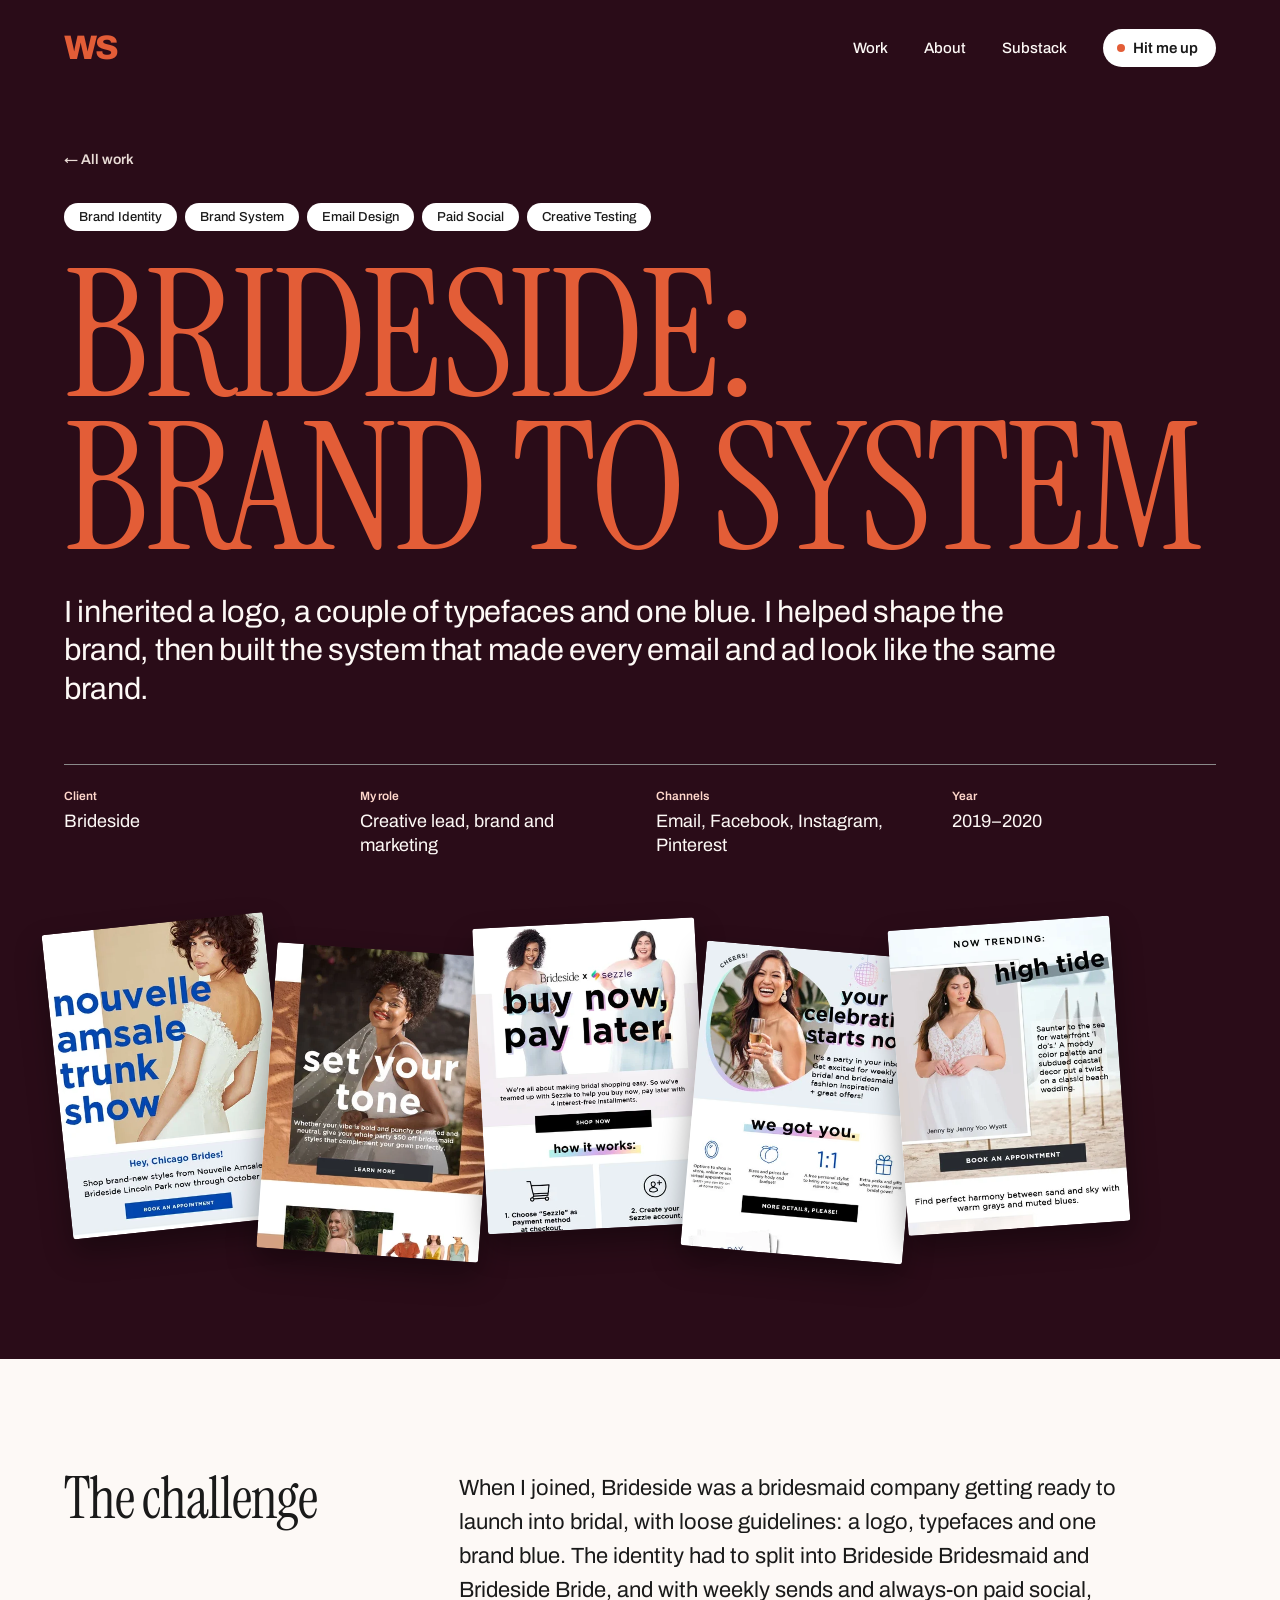
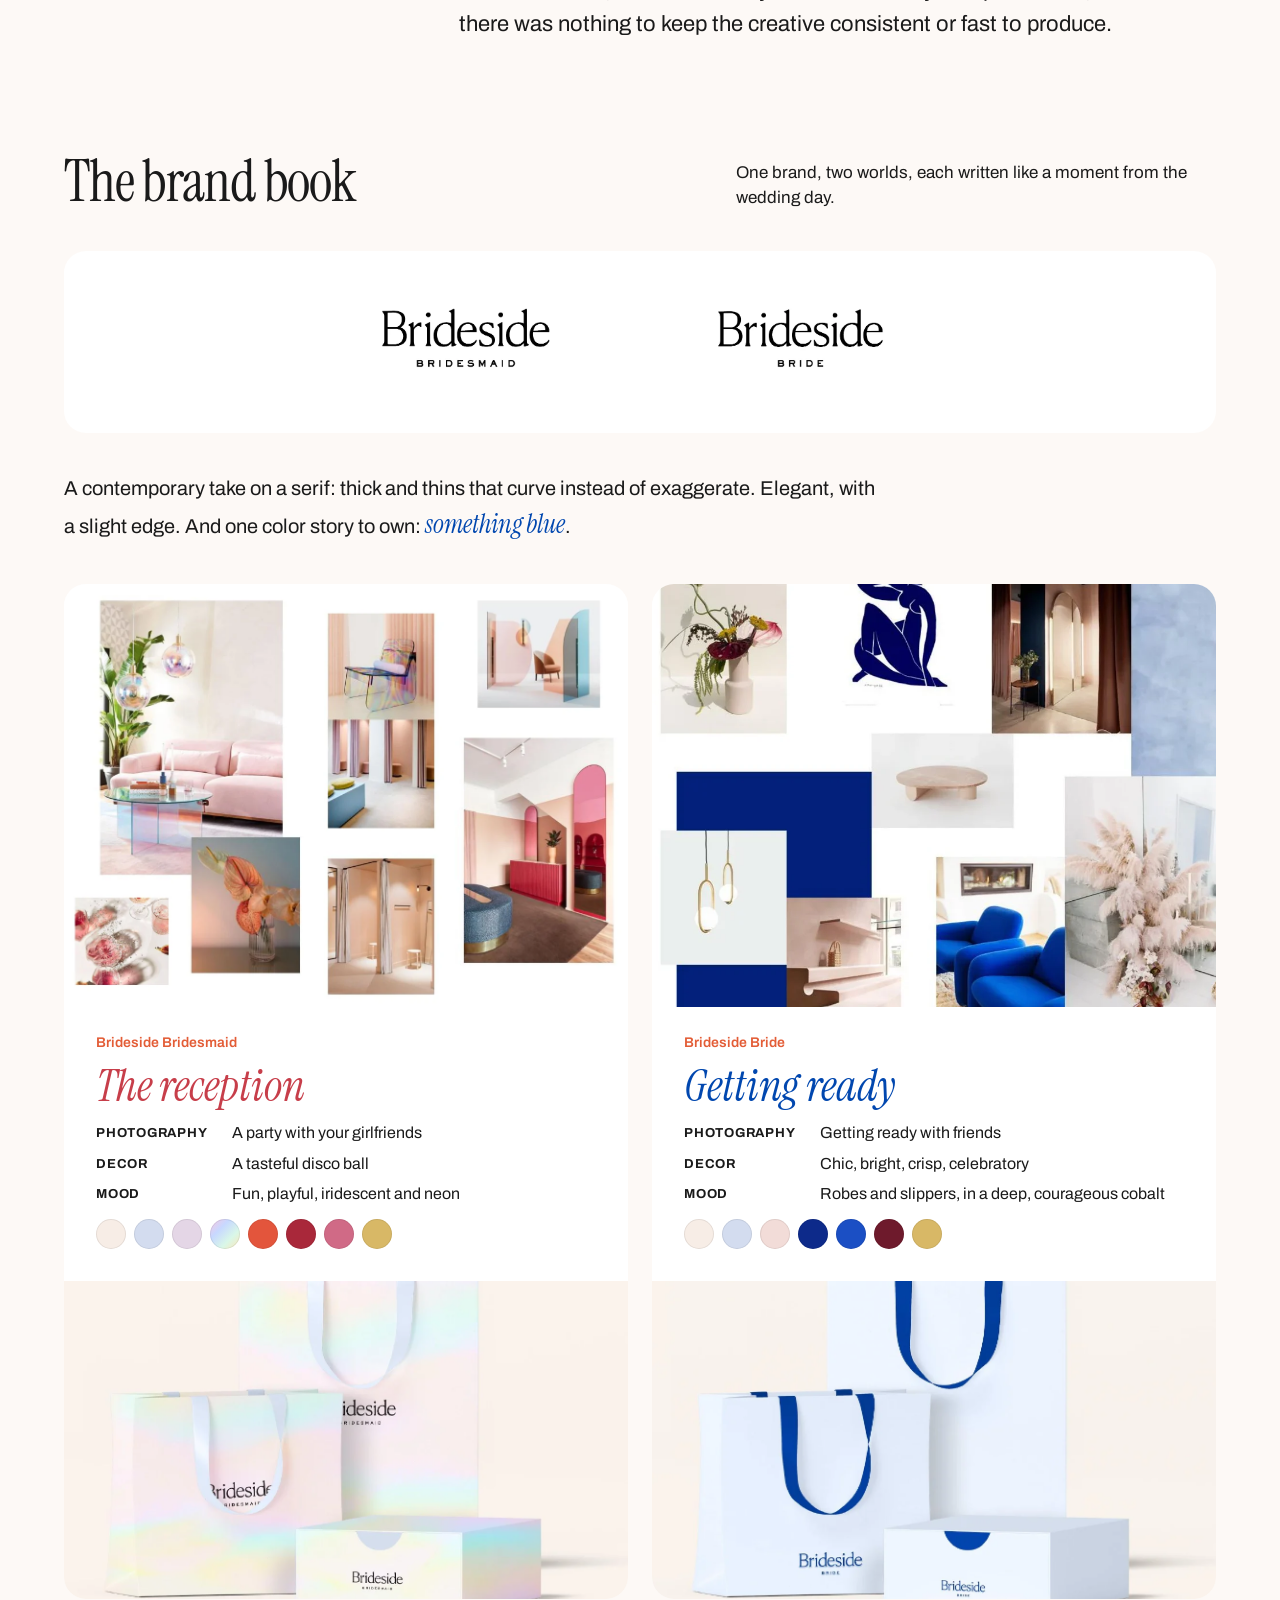
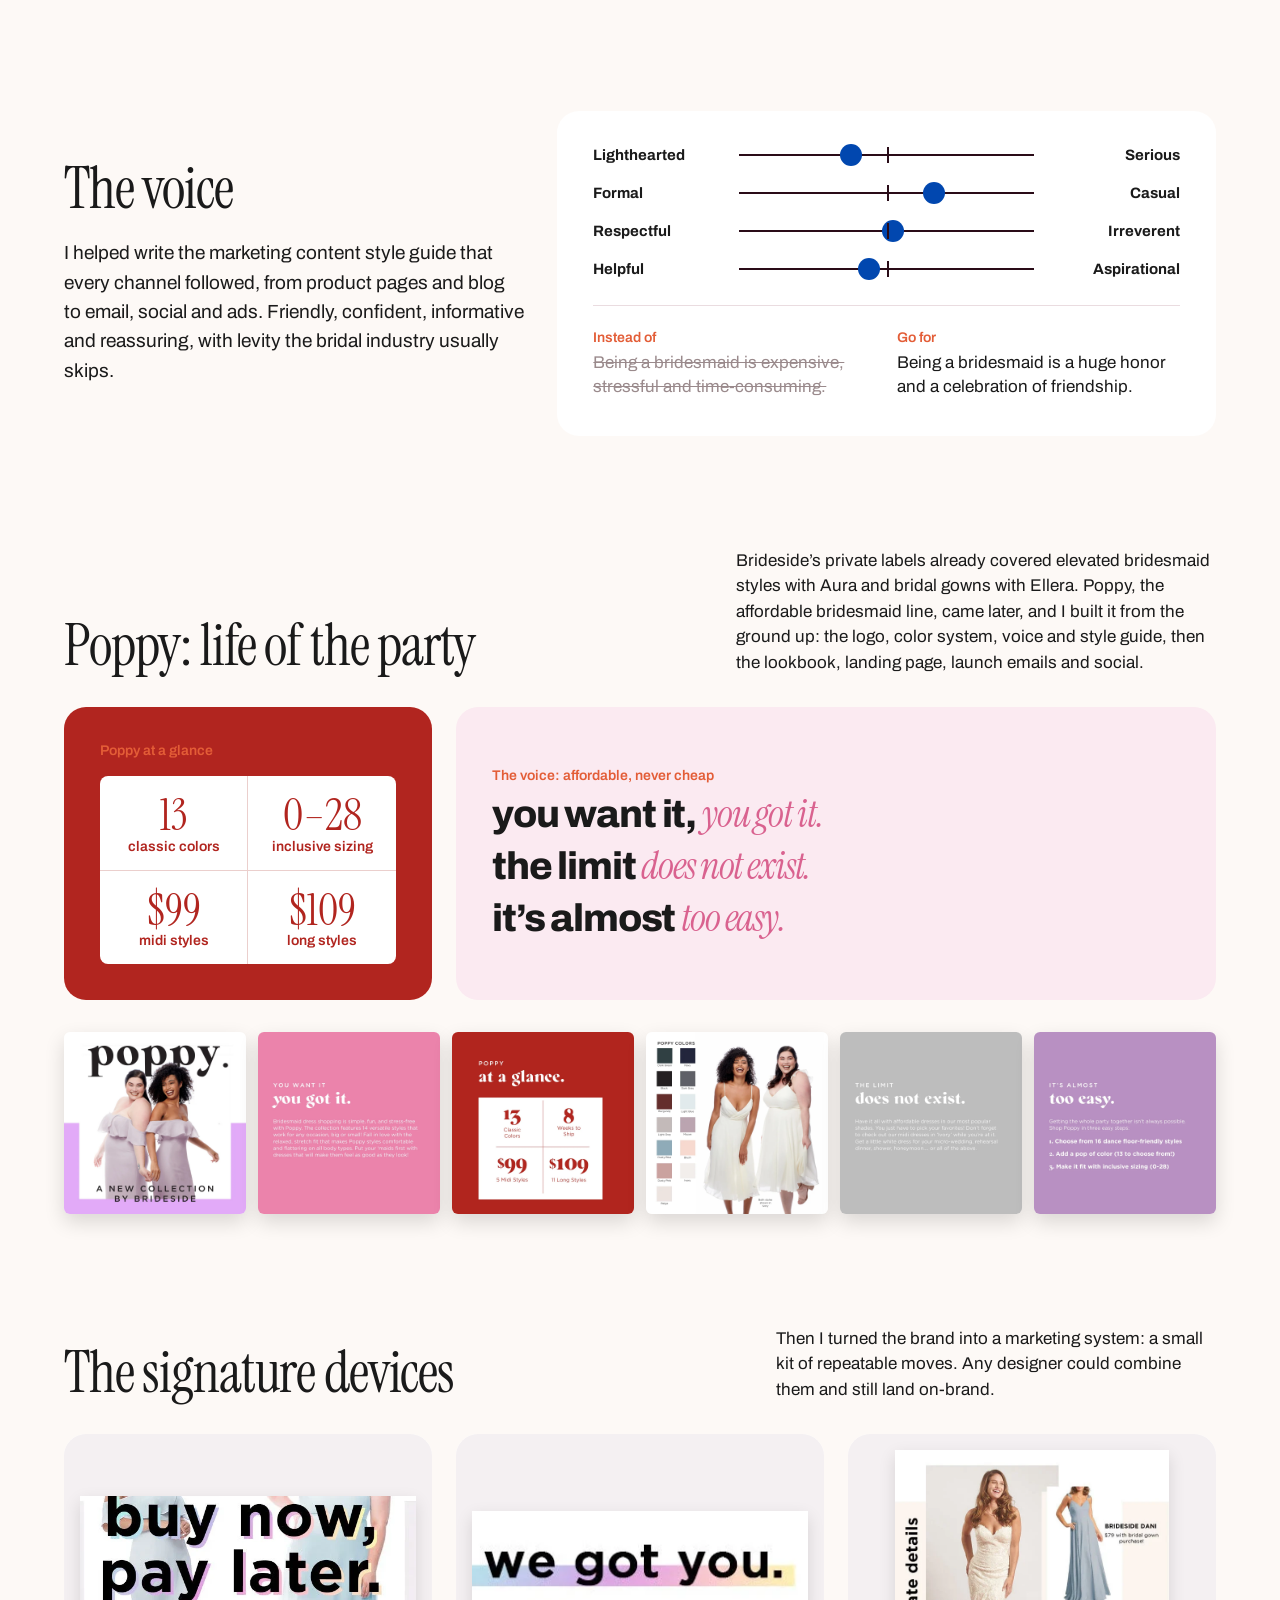
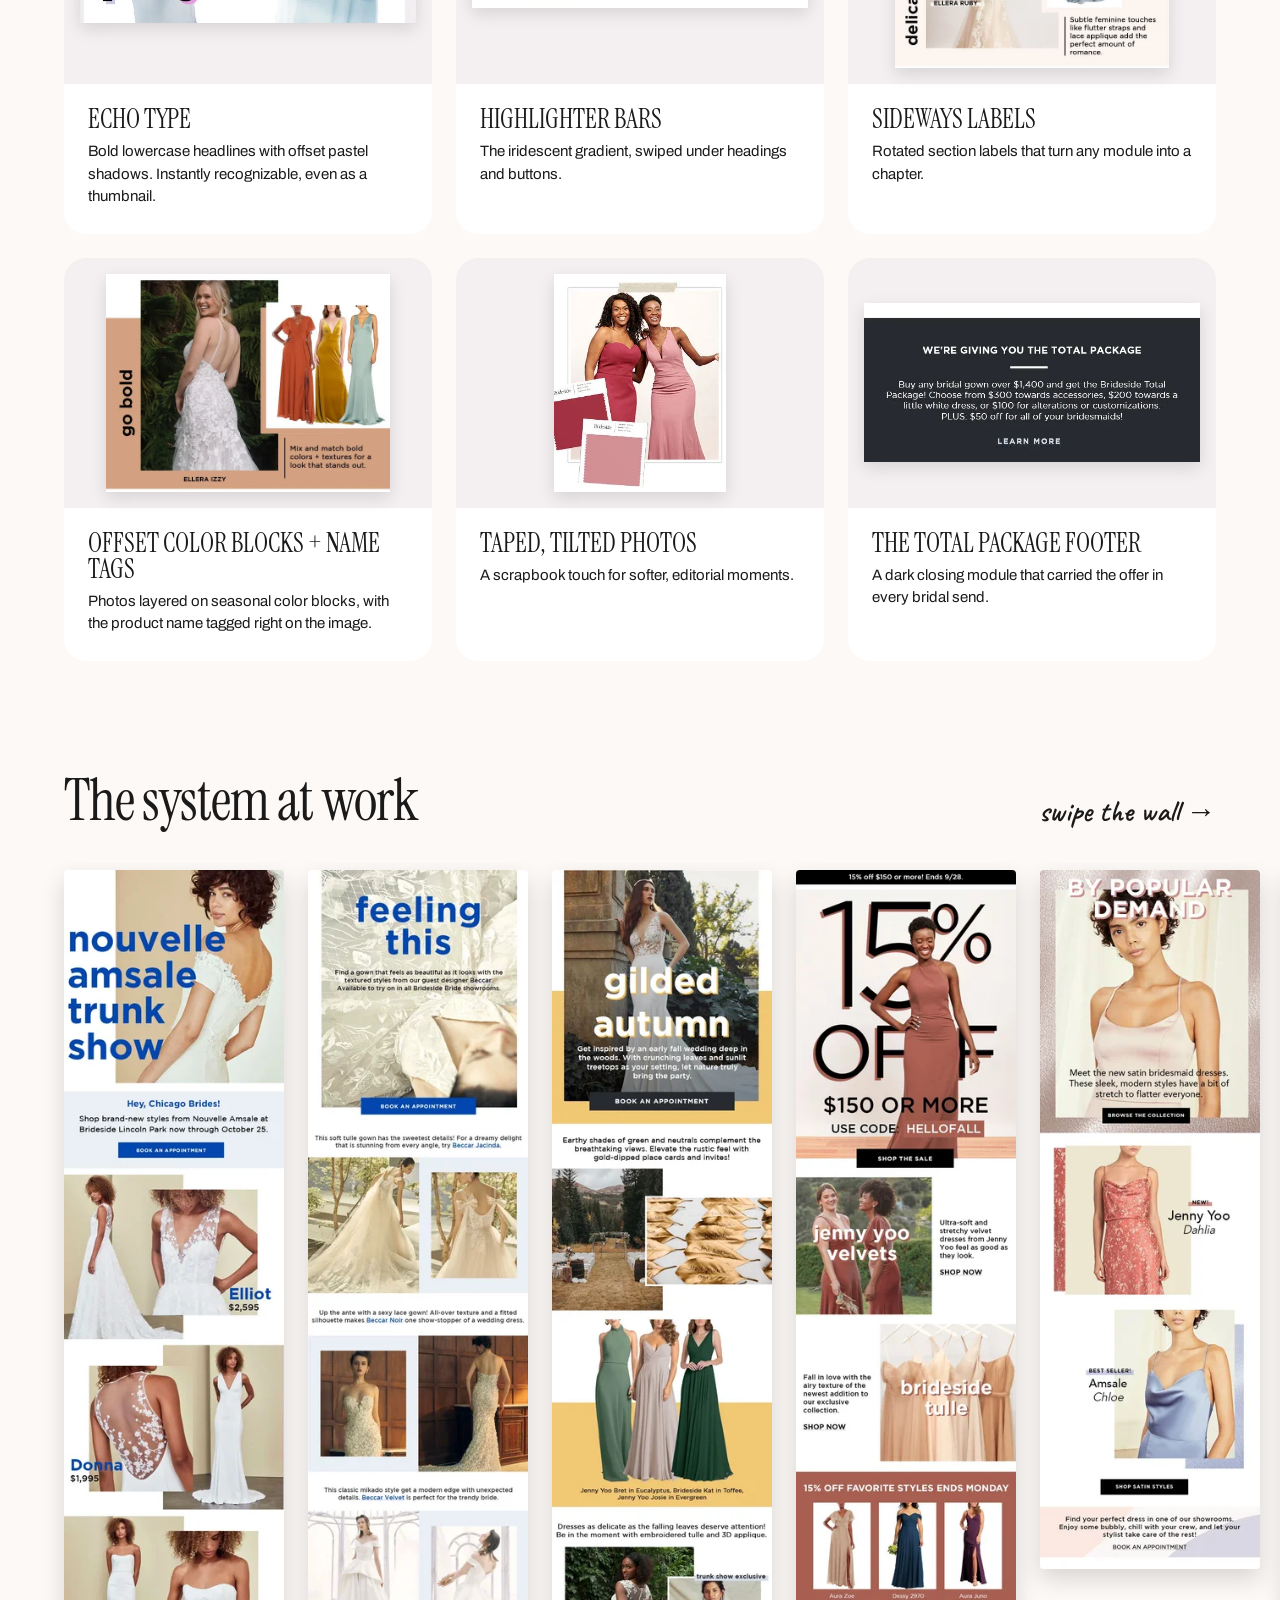
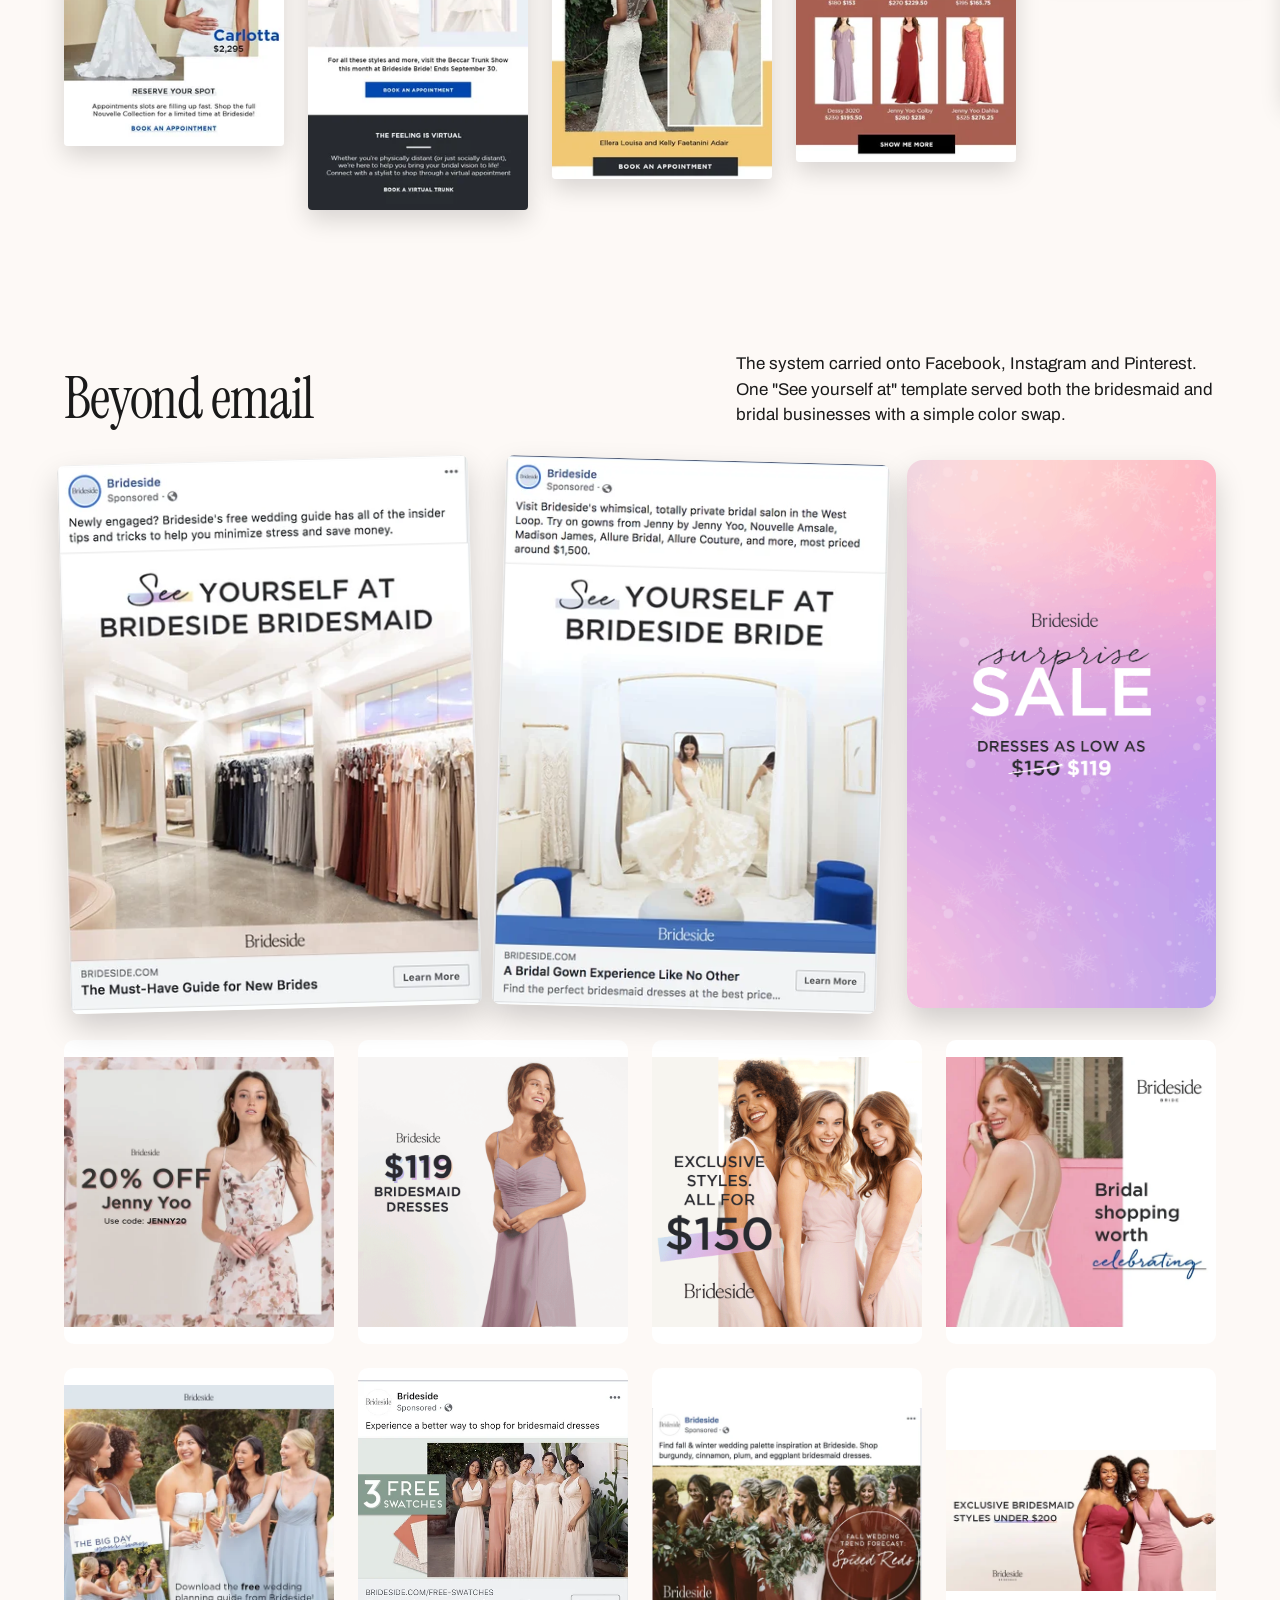
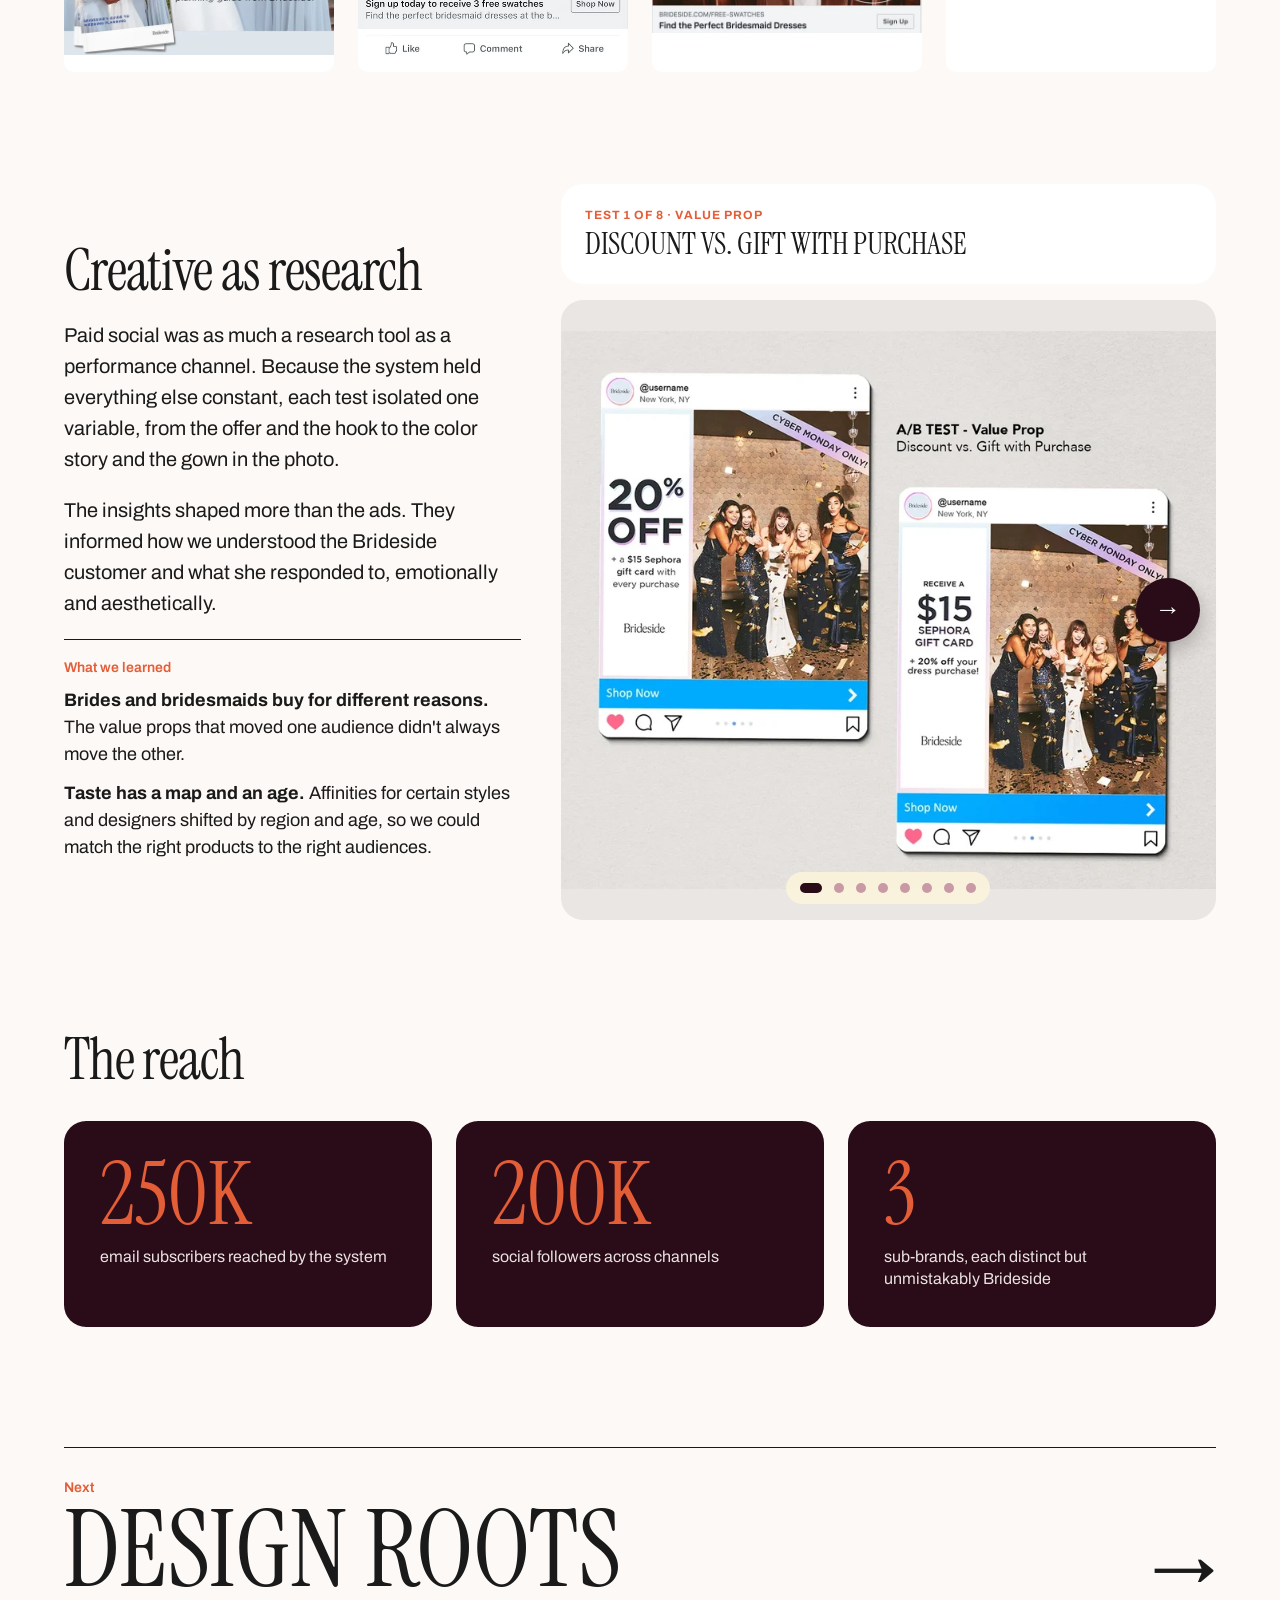
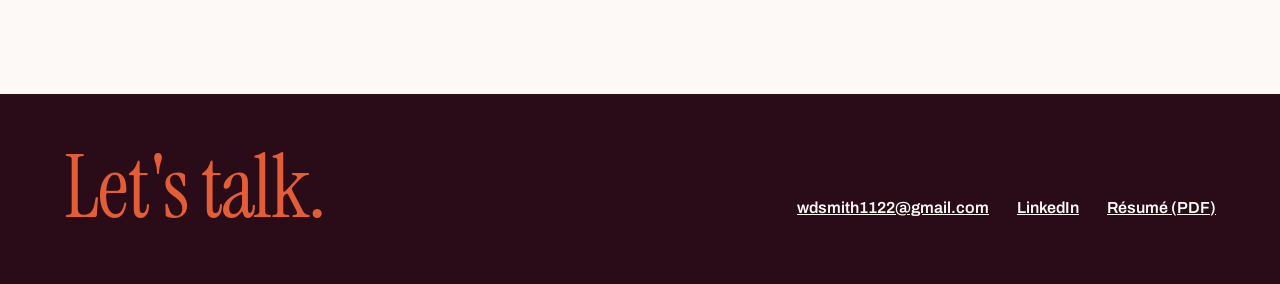
<file: brideside-system/index.html>
<!doctype html>
<html lang="en">
<head>
<meta charset="utf-8">
<meta name="viewport" content="width=device-width, initial-scale=1">
<title>Brideside: Brand to System · Whitney Delyse Smith</title>
<meta name="description" content="I inherited a logo, a couple of typefaces and one blue. I left behind a system that made every Brideside email and ad look like the same brand.">
<meta property="og:title" content="Brideside: Brand to System · Whitney Delyse Smith">
<meta property="og:description" content="I inherited a logo, a couple of typefaces and one blue. I left behind a system that made every email and ad look like the same brand.">
<meta property="og:image" content="https://whitneydelyse.com/img/1da2da8d241b5a6433d2bf955c11145b.webp">
<meta property="og:type" content="article">
<meta name="twitter:card" content="summary_large_image">
<link rel="icon" href="/favicon.svg" type="image/svg+xml">
<link rel="preload" href="/fonts/archivo.woff" as="font" type="font/woff" crossorigin>
<link rel="stylesheet" href="/site.css">
<style>
.top{padding-bottom:72px}
.cs-title{font-family:var(--serif);font-weight:400;font-stretch:100%;font-size:clamp(60px,13.9vw,200px);line-height:.86;letter-spacing:-.015em;text-transform:uppercase;color:var(--gold)}
.cs-head .dek{max-width:1000px}

/* hero collage */
.stage{position:relative;width:100%}
.stage-inner{position:absolute;left:0;top:0;transform-origin:0 0}
.stage-inner>*{position:absolute}
.hero-stage{margin-top:56px}
.hero-stage img{width:250px;height:344px;object-fit:cover;object-position:50% 0;border-radius:3px;box-shadow:0 16px 32px rgba(0,0,0,.35)}

.sec{padding:112px var(--pad) 0}
.sec-head{display:flex;justify-content:space-between;align-items:flex-end;gap:32px}
.sec-head p{max-width:440px;font-size:17px;line-height:1.5}
.sec-head p.w480{max-width:480px}
.note{font-family:var(--hand);font-weight:600;font-size:30px}
.challenge p{font-size:22px;line-height:1.55}

/* palette */
.pal{padding-top:96px;gap:24px;align-items:stretch}
.card{background:#fff;border-radius:var(--radius);padding:36px;display:flex;flex-direction:column}
.inherit{gap:24px}
.inherit .logo{font-family:Georgia,'Times New Roman',serif;font-size:56px;letter-spacing:-.02em;color:#272A30}
.inherit .faces{font-size:22px;font-weight:500;letter-spacing:.02em}
.sw{display:block;height:110px;border-radius:10px}
.inherit .hand{font-size:28px;transform:rotate(-2deg);align-self:flex-start}
.built{gap:28px}
.swatches{display:grid;grid-template-columns:repeat(4,minmax(0,1fr));gap:16px}
.swatches>div,.season>div{display:flex;flex-direction:column;gap:8px}
.swatches .sw{border:1px solid rgba(0,0,0,.12)}
.sm{font-size:14px;font-weight:600}
.blk{display:flex;flex-direction:column;gap:10px}
.irid{display:block;height:40px;border-radius:999px;background:linear-gradient(90deg,#BDE3E4,#C9B7EA,#EAB6D3,#FCF2B3)}
.season{display:grid;grid-template-columns:repeat(5,minmax(0,1fr));gap:12px}
.season>div{gap:6px}
.season .pillsw{display:block;height:56px;border-radius:999px}
.season span:last-child{font-size:13px}
.typo{display:flex;align-items:baseline;gap:12px 28px;flex-wrap:wrap;border-top:1px solid #EADCE0;padding-top:24px}
.typo .bold{font-weight:800;font-size:56px;letter-spacing:-.02em;text-shadow:4px 4px 0 #EAB6D3,8px 8px 0 #BDE3E4}
.typo .hand{font-size:40px}

/* brand book */
.book{display:flex;flex-direction:column;gap:40px}
.logos{display:flex;gap:64px;align-items:center;justify-content:center;background:#fff;border-radius:var(--radius);padding:40px}
.logos img{height:clamp(60px,8vw,110px);width:auto}
.logo-note{font-size:20px;line-height:1.55;max-width:820px}
.logo-note em{font-family:var(--serif);font-size:26px;color:#0147AF}
.worlds{gap:24px}
.world{background:#fff;border-radius:var(--radius);overflow:hidden;display:flex;flex-direction:column}
.world .mood{width:100%;aspect-ratio:4/3;object-fit:cover}
.world .pkg{width:100%;aspect-ratio:16/9;object-fit:cover;margin-top:auto}
.wtxt{padding:28px 32px 32px;display:flex;flex-direction:column;gap:14px}
.world h3{font-family:var(--serif);font-style:italic;font-weight:400;font-size:44px;line-height:1}
.bride h3{color:#0147AF}.maid h3{color:#C73E4A}
.world dl{margin:0;display:grid;grid-template-columns:120px 1fr;gap:8px 16px;font-size:16px;line-height:1.4}
.world dt{font-weight:700;font-size:13px;letter-spacing:.06em;text-transform:uppercase;padding-top:2px}
.world dd{margin:0}
.wdots{display:flex;gap:8px;flex-wrap:wrap}
.wdots i{width:30px;height:30px;border-radius:50%;box-shadow:inset 0 0 0 1px rgba(0,0,0,.08)}
.wdots i.ir{background:linear-gradient(135deg,#f9c6e0,#c7d8ff,#d9f7e8,#fde7b8)}
.stat-img{width:100%;border-radius:var(--radius);aspect-ratio:16/7;object-fit:cover}
/* voice */
.voice{align-items:center}
.vlead{font-size:19px;line-height:1.55;margin-top:20px}
.vcard{gap:22px}
.vcard .sl{display:grid;grid-template-columns:130px 1fr 130px;gap:16px;align-items:center;font-weight:700;font-size:15px}
.vcard .sl span:last-child{text-align:right}
.vcard .sl i{position:relative;height:2px;background:var(--dark)}
.vcard .sl i::after{content:"";position:absolute;left:50%;top:-7px;height:16px;width:2px;background:var(--dark)}
.vcard .sl b{position:absolute;top:-10px;width:22px;height:22px;margin-left:-11px;border-radius:50%;background:#0147AF}
.io{display:grid;grid-template-columns:1fr 1fr;gap:20px;border-top:1px solid #EADCE0;padding-top:22px;margin-top:6px}
.io p{font-size:17px;line-height:1.45;margin-top:6px}
.io div:first-child p{text-decoration:line-through;color:#9a8a8c}
@media (max-width:900px){.logos{gap:28px;padding:28px}.world dl{grid-template-columns:100px 1fr}}
@media (max-width:700px){.logos{flex-direction:column}.vcard .sl{grid-template-columns:86px 1fr 86px;font-size:13px}.io{grid-template-columns:1fr}.stat-img{aspect-ratio:4/3}}

/* poppy */
.poppy{display:flex;flex-direction:column;gap:32px}
.pp-top{gap:24px;align-items:stretch}
.pp-glance{background:#B1251F;color:#fff;gap:18px}
.ppg{display:grid;grid-template-columns:1fr 1fr;background:#fff;color:#B1251F;border-radius:8px}
.ppg div{padding:16px 10px;text-align:center;font-size:14px;font-weight:600}
.ppg div:nth-child(-n+2){border-bottom:1px solid #EBCFCD}.ppg div:nth-child(odd){border-right:1px solid #EBCFCD}
.ppg b{display:block;font-family:var(--serif);font-size:44px;font-weight:400;line-height:1.05}
.pp-voice{gap:10px;justify-content:center;background:#FBEAF1}
.pl{font-size:clamp(26px,3vw,40px);font-weight:800;letter-spacing:-.03em;line-height:1.1}
.pl em{font-family:var(--serif);font-weight:400;color:#D9628F}
.pp-book{display:grid;grid-template-columns:repeat(6,minmax(0,1fr));gap:12px}
.pp-book img{width:100%;aspect-ratio:1;object-fit:cover;border-radius:6px;box-shadow:0 8px 20px rgba(0,0,0,.14)}
@media (max-width:900px){.pp-book{grid-template-columns:repeat(3,minmax(0,1fr))}}
@media (max-width:600px){.pp-book{grid-template-columns:repeat(2,minmax(0,1fr))}}

/* devices */
.devices{display:flex;flex-direction:column;gap:32px}
.dev{background:#fff;border-radius:var(--radius);overflow:hidden;display:flex;flex-direction:column}
.dev .pic{height:250px;background:#F4F0F2;display:flex;align-items:center;justify-content:center;padding:16px}
.dev .pic img{max-width:100%;max-height:218px;object-fit:contain;box-shadow:0 6px 16px rgba(0,0,0,.12)}
.dev .txt{padding:22px 24px 26px;display:flex;flex-direction:column;gap:8px}
.dev .t{font-family:var(--serif);font-weight:400;font-stretch:100%;font-size:26px;line-height:1;text-transform:uppercase}
.dev .d{font-size:15px;line-height:1.5}

/* modules */
.modules{display:flex;flex-direction:column;gap:40px}
.mod-grid{gap:40px;align-items:start}
.anno{position:relative;margin-left:22px;min-width:0}
.mod-grid>*{min-width:0}
.anno img{width:100%;height:auto;border-radius:4px;box-shadow:0 14px 30px rgba(0,0,0,.2)}
.anno .n{position:absolute;left:-22px;width:44px;height:44px;border-radius:50%;background:var(--rose);color:#fff;border:4px solid #fff;display:flex;align-items:center;justify-content:center;font-weight:900;font-size:18px;box-shadow:0 16px 32px rgba(0,0,0,.35)}
.mod-list{margin:0;padding:0;list-style:none;display:flex;flex-direction:column;gap:28px}
.mod-list li{display:grid;grid-template-columns:44px 1fr;gap:16px;align-items:start}
.mod-list .b{width:36px;height:36px;border-radius:50%;background:var(--rose);color:#fff;display:flex;align-items:center;justify-content:center;font-weight:900}
.mod-list .c{display:flex;flex-direction:column;gap:4px}
.mod-list .t{font-family:var(--serif);font-weight:400;font-stretch:100%;font-size:24px;text-transform:uppercase}
.mod-list .d{font-size:15px;line-height:1.5}
.same{display:flex;flex-direction:column;gap:16px}
.same .pair{display:grid;grid-template-columns:repeat(2,minmax(0,1fr));gap:16px}
.same img{width:100%;height:auto;border-radius:4px;box-shadow:0 10px 24px rgba(0,0,0,.18)}

/* email wall */
.wall-sec{padding:112px 0 0;display:flex;flex-direction:column;gap:32px}
.wall-sec .sec-head{padding:0 var(--pad)}
.wall{display:flex;gap:24px;overflow-x:auto;padding:8px var(--pad) 40px;scrollbar-width:none;-webkit-overflow-scrolling:touch;overscroll-behavior-x:contain;scroll-padding:0 var(--pad)}
.wall::-webkit-scrollbar{display:none}
.wall:focus-visible{outline:2px solid var(--ox);outline-offset:-2px}
.wall img{flex:0 0 220px;width:220px;height:auto;align-self:flex-start;border-radius:4px;box-shadow:0 10px 24px rgba(0,0,0,.15)}

/* beyond email */
.beyond{padding-top:88px;display:flex;flex-direction:column;gap:32px}
.ads{display:flex;gap:24px;align-items:flex-end;justify-content:center;max-width:1175px;margin:0 auto;width:100%}
.ads img{min-width:0;width:100%;height:auto;box-shadow:0 14px 30px rgba(0,0,0,.18)}
.ads .a1{flex:420 1 0;border-radius:8px;transform:rotate(-1.5deg)}
.ads .a2{flex:392 1 0;border-radius:8px;transform:rotate(1.5deg)}
.ads .a3{flex:315 1 0;border-radius:16px}
.ad-tile{height:304px;border-radius:10px;background:#fff;display:flex;align-items:center;justify-content:center;overflow:hidden}
.ad-tile img{max-width:100%;max-height:100%;object-fit:contain}

/* creative as research */
.research{gap:40px;align-items:center}
.research .copy{display:flex;flex-direction:column;gap:20px}
.research .copy>p{font-size:20px;line-height:1.55}
.learned{display:flex;flex-direction:column;gap:12px;border-top:1px solid var(--ox);padding-top:20px}
.learned p{font-size:18px;line-height:1.5}
.tests .swipe-frame{position:relative}
.test{display:flex;flex-direction:column;gap:16px;margin:0}
.test .cap{background:#fff;border-radius:var(--radius);padding:24px;display:flex;flex-direction:column;gap:6px}
.test .k{font-size:12px;font-weight:700;letter-spacing:.08em;text-transform:uppercase;color:var(--rose)}
.test .v{font-family:var(--serif);font-weight:400;font-stretch:100%;font-size:30px;line-height:1.05;text-transform:uppercase}
.test .shot{height:620px;border-radius:var(--radius);overflow:hidden;background:#E9E6E3}
.test .shot img{width:100%;height:100%;object-fit:contain}
.tests .arrow{width:64px;height:64px;margin:0;padding:0;background:var(--dark);color:var(--cream);font-size:26px;box-shadow:0 8px 20px rgba(0,0,0,.25);top:auto;bottom:278px;transform:none}
.tests .arrow.prev{left:16px}.tests .arrow.next{right:16px}
.tests .arrow:hover{background:var(--wine)}
.tests .dots-host{position:absolute;left:50%;bottom:16px;transform:translateX(-50%);z-index:2}
.tests .dots{padding:11px 14px;gap:12px;border-radius:999px;background:rgba(251,243,220,.92);align-items:center}
.tests .dots button{color:var(--ox);opacity:1;background:#C99AA6;position:relative}
.tests .dots button[aria-current="true"]{background:var(--dark);width:22px}
.tests .dots button::after{content:"";position:absolute;inset:-11px -6px}

.reach{display:flex;flex-direction:column;gap:32px}
.next .lbl{display:flex;flex-direction:column;gap:8px}

@media (max-width:1024px){
  .sec{padding-top:88px}
  .test .shot{height:520px}
  .tests .arrow{bottom:228px}
  .ads{gap:16px}
}
@media (max-width:900px){
  .pal .card{grid-column:1/-1}
  .mod-grid{grid-template-columns:minmax(0,1fr);gap:40px}
  .anno{max-width:440px}
  .same{max-width:560px}
  .research{gap:32px}
}
@media (max-width:900px) and (min-width:601px){
  .mod-grid{grid-template-columns:repeat(2,minmax(0,1fr));gap:40px 32px}
  .mod-grid>.anno{grid-column:1}
  .mod-grid>.s4:nth-child(2){grid-column:2}
  .reach .cols3{grid-template-columns:repeat(3,minmax(0,1fr));gap:16px}
  .reach .stat{padding:24px}
}
@media (max-width:900px){
  .sec-head{flex-direction:column;align-items:flex-start;gap:16px}
}
@media (max-width:760px){
  .sec-head{flex-direction:column;align-items:flex-start;gap:16px}
  .cols4.ads-grid{grid-template-columns:repeat(2,minmax(0,1fr))}
}
@media (max-width:700px){
  .top{padding-bottom:40px}
  .hero-stage{margin-top:36px;height:auto!important}
  .hero-stage .stage-inner{position:static;transform:none!important;width:auto!important;height:auto!important;display:flex;flex-wrap:wrap;justify-content:center;padding:0 var(--pad)}
  .hero-stage .stage-inner>img{position:static;width:36%;height:auto;aspect-ratio:250/344;margin:0 -2%}
  .hero-stage .stage-inner>img:nth-child(n+4){margin-top:-10%}
  .sec{padding-top:72px}
  .wall-sec{padding-top:72px;gap:20px}
  .challenge p{font-size:18px}
  .card{padding:24px}
  .inherit .logo{font-size:44px}
  .inherit .faces{font-size:18px}
  .swatches{grid-template-columns:repeat(2,minmax(0,1fr))}
  .season{grid-template-columns:repeat(3,minmax(0,1fr))}
  .typo .bold{font-size:38px}
  .typo .hand{font-size:32px}
  .dev .pic{height:220px}
  .dev .pic img{max-height:188px}
  .note{font-size:26px}
  .wall{gap:16px;padding-bottom:28px}
  .wall img{flex-basis:180px;width:180px}
  .beyond{padding-top:72px}
  .ads{display:grid;grid-template-columns:420fr 392fr;gap:16px 12px;align-items:end}
  .ads .a3{grid-column:1/-1;width:62%;justify-self:center}
  .ads-grid{gap:12px}
  .ad-tile{height:200px}
  .research .copy>p{font-size:17px}
  .learned p{font-size:16px}
  .test .v{font-size:24px}
  .test .cap{padding:20px}
  .test .shot{height:auto;aspect-ratio:820/699}
  .tests .dots{padding:9px 12px;gap:10px}
  .tests .dots button::after{inset:-9px -5px}
  .tests .dots-host{bottom:10px}
  .tests .arrow{bottom:calc((100vw - 40px) * .4262 - 32px)}
}
</style>
</head>
<body>
<a class="skip" href="#main">Skip to content</a>
<div class="page">

<header class="top">
<nav class="nav" aria-label="Main">
<a class="brand" href="/" aria-label="Whitney Delyse Smith, home">WS</a>
<div class="links">
<a href="/#work">Work</a>
<a href="/about/">About</a>
<a href="https://flipsidebywhit.substack.com" target="_blank" rel="noopener">Substack</a>
<a class="cta" href="#contact">Hit me up</a>
</div>
</nav>
<div class="cs-head">
<a class="back" href="/">&larr; All work</a>
<div class="tags"><span class="pill">Brand Identity</span><span class="pill">Brand System</span><span class="pill">Email Design</span><span class="pill">Paid Social</span><span class="pill">Creative Testing</span></div>
<h1 class="cs-title">Brideside:<br>Brand to System</h1>
<p class="dek">I inherited a logo, a couple of typefaces and one blue. I helped shape the brand, then built the system that made every email and ad look like the same brand.</p>
</div>
<div class="meta">
<div><span class="label">Client</span><span>Brideside</span></div>
<div><span class="label">My role</span><span>Creative lead, brand and marketing</span></div>
<div><span class="label">Channels</span><span>Email, Facebook, Instagram, Pinterest</span></div>
<div><span class="label">Year</span><span>2019–2020</span></div>
</div>
<div class="stage hero-stage" data-w="1440" data-h="420" data-w-narrow="1300" data-h-narrow="420">
<div class="stage-inner">
<img src="/img/34ed9cff45be779c2169a8372ba43d58.webp" alt="Nouvelle Amsale trunk show email" style="left:64px;top:10px;transform:rotate(-6deg)">
<img src="/img/1da2da8d241b5a6433d2bf955c11145b.webp" alt="Set your tone email" style="left:300px;top:40px;transform:rotate(4deg)">
<img src="/img/519c843fa3a79ad856d8524556626ea0.webp" alt="Buy now, pay later email" style="left:540px;top:10px;transform:rotate(-3deg)">
<img src="/img/9c1b788fae980a22199a882bc2eff52b.webp" alt="Your celebration starts now email" style="left:780px;top:40px;transform:rotate(5deg)">
<img src="/img/3214d9e61a092f03344cc745ca54ddc8.webp" alt="High tide email" style="left:1010px;top:10px;transform:rotate(-4deg)">
</div>
</div>
</header>

<main id="main">
<section class="sec g12 challenge">
<div class="s4"><h2 class="h-section">The challenge</h2></div>
<p class="s7">When I joined, Brideside was a bridesmaid company getting ready to launch into bridal, with loose guidelines: a logo, typefaces and one brand blue. The identity had to split into Brideside Bridesmaid and Brideside Bride, and with weekly sends and always-on paid social, there was nothing to keep the creative consistent or fast to produce.</p>
</section>

<section class="sec book">
<div class="sec-head"><h2 class="h-section">The brand book</h2><p class="w480">One brand, two worlds, each written like a moment from the wedding day.</p></div>
<div class="logos"><img src="/img/bk-logo-maid.webp" alt="Brideside Bridesmaid logo lockup" loading="lazy"><img src="/img/bk-logo-bride.webp" alt="Brideside Bride logo lockup" loading="lazy"></div>
<p class="logo-note">A contemporary take on a serif: thick and thins that curve instead of exaggerate. Elegant, with a slight edge. And one color story to own: <em>something blue</em>.</p>
<div class="worlds g12">
<article class="world s6 maid">
<img class="mood" src="/img/bk-mood-maid.webp" alt="Brideside Bridesmaid mood board: blush interiors, iridescent glass and coral florals" loading="lazy">
<div class="wtxt">
<span class="eyebrow">Brideside Bridesmaid</span>
<h3>The reception</h3>
<dl><dt>Photography</dt><dd>A party with your girlfriends</dd><dt>Decor</dt><dd>A tasteful disco ball</dd><dt>Mood</dt><dd>Fun, playful, iridescent and neon</dd></dl>
<div class="wdots"><i style="background:#F7EDE6"></i><i style="background:#D3DCEF"></i><i style="background:#E4D6E6"></i><i class="ir"></i><i style="background:#E3553C"></i><i style="background:#A9283A"></i><i style="background:#D06A86"></i><i style="background:#D8B866"></i></div>
</div>
<img class="pkg" src="/img/bk-bags-maid.webp" alt="Iridescent Brideside Bridesmaid shopping bags and box" loading="lazy">
</article>
<article class="world s6 bride">
<img class="mood" src="/img/bk-mood-bride.webp" alt="Brideside Bride mood board: cobalt furniture, pampas florals and a Matisse cutout" loading="lazy">
<div class="wtxt">
<span class="eyebrow">Brideside Bride</span>
<h3>Getting ready</h3>
<dl><dt>Photography</dt><dd>Getting ready with friends</dd><dt>Decor</dt><dd>Chic, bright, crisp, celebratory</dd><dt>Mood</dt><dd>Robes and slippers, in a deep, courageous cobalt</dd></dl>
<div class="wdots"><i style="background:#F7EDE6"></i><i style="background:#D3DCEF"></i><i style="background:#F2DCD8"></i><i style="background:#0D2A8A"></i><i style="background:#1B4FC4"></i><i style="background:#6E1A2C"></i><i style="background:#D8B866"></i></div>
</div>
<img class="pkg" src="/img/bk-bags-bride.webp" alt="White Brideside Bride shopping bags with cobalt ribbon" loading="lazy">
</article>
</div>
</section>

<section class="sec g12 voice">
<div class="s5"><h2 class="h-section">The voice</h2><p class="vlead">I helped write the marketing content style guide that every channel followed, from product pages and blog to email, social and ads. Friendly, confident, informative and reassuring, with levity the bridal industry usually skips.</p></div>
<div class="s7 card vcard">
<div class="sl"><span>Lighthearted</span><i><b style="left:38%"></b></i><span>Serious</span></div>
<div class="sl"><span>Formal</span><i><b style="left:66%"></b></i><span>Casual</span></div>
<div class="sl"><span>Respectful</span><i><b style="left:52%"></b></i><span>Irreverent</span></div>
<div class="sl"><span>Helpful</span><i><b style="left:44%"></b></i><span>Aspirational</span></div>
<div class="io"><div><span class="eyebrow">Instead of</span><p>Being a bridesmaid is expensive, stressful and time-consuming.</p></div><div><span class="eyebrow">Go for</span><p>Being a bridesmaid is a huge honor and a celebration of friendship.</p></div></div>
</div>
</section>

<section class="sec poppy">
<div class="sec-head"><h2 class="h-section">Poppy: life of the party</h2><p class="w480">Brideside&rsquo;s private labels already covered elevated bridesmaid styles with Aura and bridal gowns with Ellera. Poppy, the affordable bridesmaid line, came later, and I built it from the ground up: the logo, color system, voice and style guide, then the lookbook, landing page, launch emails and social.</p></div>
<div class="g12 pp-top">
<div class="s4 card pp-glance"><span class="eyebrow">Poppy at a glance</span><div class="ppg"><div><b>13</b>classic colors</div><div><b>0&ndash;28</b>inclusive sizing</div><div><b>$99</b>midi styles</div><div><b>$109</b>long styles</div></div></div>
<div class="s8 card pp-voice"><span class="eyebrow">The voice: affordable, never cheap</span><p class="pl">you want it, <em>you got it.</em></p><p class="pl">the limit <em>does not exist.</em></p><p class="pl">it&rsquo;s almost <em>too easy.</em></p></div>
</div>
<div class="pp-book"><img src="/img/pp-cover.webp" alt="Poppy lookbook cover" loading="lazy"><img src="/img/pp-youwant.webp" alt="Poppy lookbook: you want it, you got it" loading="lazy"><img src="/img/pp-glance.webp" alt="Poppy lookbook: at a glance" loading="lazy"><img src="/img/pp-colors.webp" alt="Poppy lookbook: the 13 colors" loading="lazy"><img src="/img/pp-limit.webp" alt="Poppy lookbook: the limit does not exist" loading="lazy"><img src="/img/pp-easy.webp" alt="Poppy lookbook: it's almost too easy" loading="lazy"></div>
</section>

<section class="sec devices">
<div class="sec-head"><h2 class="h-section">The signature devices</h2><p>Then I turned the brand into a marketing system: a small kit of repeatable moves. Any designer could combine them and still land on-brand.</p></div>
<div class="cols3">
<div class="dev"><div class="pic"><img src="/img/218eedd788f50a306431d02d1eac9dad.webp" alt="buy now, pay later headline with pastel shadow" loading="lazy"></div><div class="txt"><span class="t">Echo type</span><span class="d">Bold lowercase headlines with offset pastel shadows. Instantly recognizable, even as a thumbnail.</span></div></div>
<div class="dev"><div class="pic"><img src="/img/6b126d79ac224852dc7ca78a43e764a7.webp" alt="we got you heading with gradient highlight" loading="lazy"></div><div class="txt"><span class="t">Highlighter bars</span><span class="d">The iridescent gradient, swiped under headings and buttons.</span></div></div>
<div class="dev"><div class="pic"><img src="/img/29face7a19d8437083efdf04d841695e.webp" alt="delicate details module with vertical label" loading="lazy"></div><div class="txt"><span class="t">Sideways labels</span><span class="d">Rotated section labels that turn any module into a chapter.</span></div></div>
<div class="dev"><div class="pic"><img src="/img/bcbdcc18012200987c350e635a9fbe09.webp" alt="go bold module with offset color blocks" loading="lazy"></div><div class="txt"><span class="t">Offset color blocks + name tags</span><span class="d">Photos layered on seasonal color blocks, with the product name tagged right on the image.</span></div></div>
<div class="dev"><div class="pic"><img src="/img/0f6ba1002f7f235b404a59e541bd52fa.webp" alt="taped photo with fabric swatches" loading="lazy"></div><div class="txt"><span class="t">Taped, tilted photos</span><span class="d">A scrapbook touch for softer, editorial moments.</span></div></div>
<div class="dev"><div class="pic"><img src="/img/316a15df6c7ce077be77c09eb43656c5.webp" alt="dark Total Package footer module" loading="lazy"></div><div class="txt"><span class="t">The Total Package footer</span><span class="d">A dark closing module that carried the offer in every bridal send.</span></div></div>
</div>
</section>

<section class="wall-sec">
<div class="sec-head"><h2 class="h-section">The system at work</h2><span class="note" aria-hidden="true">swipe the wall &rarr;</span></div>
<div class="wall" tabindex="0" role="region" aria-label="Email wall, scroll horizontally">
<img src="/img/ee57ce3412f65169ffad694085b8b39b.webp" alt="Nouvelle Amsale trunk show email" loading="lazy">
<img src="/img/f13feb99b094240959f18afad349c41f.webp" alt="Feeling this email" loading="lazy">
<img src="/img/8b557abd37eda7bf18137b080a1be354.webp" alt="Gilded autumn email" loading="lazy">
<img src="/img/61e51ccdf480221329524c54778e01cd.webp" alt="15% off, hello fall email" loading="lazy">
<img src="/img/1216739925420eb47a52f620f4543619.webp" alt="By popular demand email" loading="lazy">
<img src="/img/65c2b408c022bd180e9d822a9d7472f9.webp" alt="Sedona sunlight email" loading="lazy">
<img src="/img/2fae562e411e4c72c788fa78b7a0b36c.webp" alt="High tide email" loading="lazy">
<img src="/img/6710116176dd0b0d4fd5138926c89647.webp" alt="All that glitters email" loading="lazy">
<img src="/img/c28ef7ea16fc79db528973a83ea6318c.webp" alt="Jewels of the trade email" loading="lazy">
<img src="/img/4c9baf06efeea14484be980c67f980ae.webp" alt="New + now email" loading="lazy">
<img src="/img/7cf9f89d88b762cff2da7580c726f61f.webp" alt="Private parties email" loading="lazy">
<img src="/img/c635605c29ddf7b4989e33711bc4310c.webp" alt="Build your own dream dress email" loading="lazy">
<img src="/img/9c093168b05998e2758c37f539714862.webp" alt="Dresses worth a double take email" loading="lazy">
<img src="/img/53375ba12fdd470808d250e9b24b0417.webp" alt="All the feels email" loading="lazy">
<img src="/img/11debdf08e8e286fadb69fce1ba94cbe.webp" alt="20% off, Brideside and Aura email" loading="lazy">
<img src="/img/c06e29f7c6f61a085000e297d80d8188.webp" alt="Get ready email" loading="lazy">
<img src="/img/3e2ba6cccf142ec9d2eb21924694214f.webp" alt="Your celebration starts now email" loading="lazy">
<img src="/img/b62b96a99654dd65a4fc15e29fe83301.webp" alt="Buy now, pay later email" loading="lazy">
<img src="/img/7db7504ca1092318f561964904950539.webp" alt="Set your tone email" loading="lazy">
<img src="/img/9f05d9147de5cc4b6095b54778c17afa.webp" alt="Finishing touches email" loading="lazy">
<img src="/img/4c9ee57d6e90f2f3016ffa86ce7d7935.webp" alt="Perfect pairings email" loading="lazy">
</div>
</section>

<section class="sec beyond">
<div class="sec-head"><h2 class="h-section">Beyond email</h2><p class="w480">The system carried onto Facebook, Instagram and Pinterest. One "See yourself at" template served both the bridesmaid and bridal businesses with a simple color swap.</p></div>
<div class="ads">
<img class="a1" src="/img/b624a1ce18f78406aff406b0f8d2a3e8.webp" alt="See yourself at Brideside Bridesmaid Facebook ad" loading="lazy">
<img class="a2" src="/img/ade768043ee8f7802e4563602dcf9fa7.webp" alt="See yourself at Brideside Bride Facebook ad" loading="lazy">
<img class="a3" src="/img/5e4bbcd3166ecdebeefe9a3f315d1b9f.gif" alt="Surprise sale animated Instagram story" loading="lazy">
</div>
<div class="cols4 ads-grid">
<div class="ad-tile"><img src="/img/c408f84a6688ef57da3199af1c639cb5.webp" alt="20% off Jenny Yoo ad" loading="lazy"></div>
<div class="ad-tile"><img src="/img/4096c5933eb1d7cb4c771e04844c7612.gif" alt="$119 bridesmaid dresses animated ad" loading="lazy"></div>
<div class="ad-tile"><img src="/img/9c17820f3a6dd40622bad7a1f3a475ea.gif" alt="Exclusive styles, all for $150 animated ad" loading="lazy"></div>
<div class="ad-tile"><img src="/img/68773ef3bd68dc06a2ac1dd645121996.webp" alt="Bridal shopping worth celebrating ad" loading="lazy"></div>
<div class="ad-tile"><img src="/img/ce4ca0d38cbea3e0638c97309bb00180.webp" alt="Free wedding planning guide ad" loading="lazy"></div>
<div class="ad-tile"><img src="/img/a1597c9264997c85031683facf150a20.webp" alt="3 free swatches Facebook ad" loading="lazy"></div>
<div class="ad-tile"><img src="/img/2591c18d99e889f1144c4222024075cb.webp" alt="Spiced reds fall trend Facebook ad" loading="lazy"></div>
<div class="ad-tile"><img src="/img/6853b3ad522c314a1a36765f8e2f1064.webp" alt="Exclusive bridesmaid styles under $200 ad" loading="lazy"></div>
</div>
</section>

<section class="sec g12 research">
<div class="s5 copy">
<h2 class="h-section">Creative as research</h2>
<p>Paid social was as much a research tool as a performance channel. Because the system held everything else constant, each test isolated one variable, from the offer and the hook to the color story and the gown in the photo.</p>
<p>The insights shaped more than the ads. They informed how we understood the Brideside customer and what she responded to, emotionally and aesthetically.</p>
<div class="learned">
<span class="eyebrow">What we learned</span>
<p><strong>Brides and bridesmaids buy for different reasons.</strong> The value props that moved one audience didn't always move the other.</p>
<p><strong>Taste has a map and an age.</strong> Affinities for certain styles and designers shifted by region and age, so we could match the right products to the right audiences.</p>
</div>
</div>
<div class="s7 slider tests" data-label="test" role="region" aria-label="Paid social tests">
<div class="swipe-frame">
<div class="swipe">
<figure class="test"><figcaption class="cap"><span class="k">Test 1 of 8 · Value prop</span><span class="v">Discount vs. gift with purchase</span></figcaption><div class="shot"><img src="/img/5bbaafb07c59e9abe68229aeb9d696b1.webp" alt="Paid social test: Value prop, Discount vs. gift with purchase"></div></figure>
<figure class="test"><figcaption class="cap"><span class="k">Test 2 of 8 · Split test</span><span class="v">Colorful vs. moody, romantic vs. playful</span></figcaption><div class="shot"><img src="/img/9d666c9eb0b1645b8b152221408f68f9.webp" alt="Paid social test: Split test, Colorful vs. moody, romantic vs. playful" loading="lazy"></div></figure>
<figure class="test"><figcaption class="cap"><span class="k">Test 3 of 8 · Gown styles</span><span class="v">Velvet vs. patterned</span></figcaption><div class="shot"><img src="/img/4f1c9231bfed631c7ad5302ace75e52d.webp" alt="Paid social test: Gown styles, Velvet vs. patterned" loading="lazy"></div></figure>
<figure class="test"><figcaption class="cap"><span class="k">Test 4 of 8 · Gown styles</span><span class="v">Classic vs. appliqué</span></figcaption><div class="shot"><img src="/img/c90fb7e5fbe1becb2b236285b2b170e7.webp" alt="Paid social test: Gown styles, Classic vs. appliqué" loading="lazy"></div></figure>
<figure class="test"><figcaption class="cap"><span class="k">Test 5 of 8 · Messaging hooks</span><span class="v">Time sensitivity vs. sale announcement</span></figcaption><div class="shot"><img src="/img/ed7fd80d5dbf60a134703f9c0d005cf2.webp" alt="Paid social test: Messaging hooks, Time sensitivity vs. sale announcement" loading="lazy"></div></figure>
<figure class="test"><figcaption class="cap"><span class="k">Test 6 of 8 · Gown styles</span><span class="v">Dress vs. alternate dress</span></figcaption><div class="shot"><img src="/img/42f65bd981279534c408cd8bca1dcd7c.webp" alt="Paid social test: Gown styles, Dress vs. alternate dress" loading="lazy"></div></figure>
<figure class="test"><figcaption class="cap"><span class="k">Test 7 of 8 · Color stories</span><span class="v">Bold and bright vs. muted jewel tones</span></figcaption><div class="shot"><img src="/img/abbc72d6f1490790b8d3cd23f2677f78.webp" alt="Paid social test: Color stories, Bold and bright vs. muted jewel tones" loading="lazy"></div></figure>
<figure class="test"><figcaption class="cap"><span class="k">Test 8 of 8 · Visual hooks</span><span class="v">Free e-book vs. showroom preview</span></figcaption><div class="shot"><img src="/img/e7f5f77a50214b4a73251225082f577d.webp" alt="Paid social test: Visual hooks, Free e-book vs. showroom preview" loading="lazy"></div></figure>
</div>
<div class="dots-host"></div>
</div>
</div>
</section>

<section class="sec reach">
<h2 class="h-section">The reach</h2>
<div class="cols3">
<div class="stat"><span class="num">250K</span><span class="cap">email subscribers reached by the system</span></div>
<div class="stat"><span class="num">200K</span><span class="cap">social followers across channels</span></div>
<div class="stat"><span class="num">3</span><span class="cap">sub-brands, each distinct but unmistakably Brideside</span></div>
</div>
</section>

<a class="next" href="/design-roots/">
<span class="lbl"><span class="eyebrow">Next</span><span class="title">Design Roots</span></span>
<span class="arrow" aria-hidden="true">&rarr;</span>
</a>
</main>

<footer class="footer" id="contact">
<span class="big">Let's talk.</span>
<div class="links">
<a href="mailto:wdsmith1122@gmail.com">wdsmith1122@gmail.com</a>
<a href="https://www.linkedin.com/in/whitneydsmith1" target="_blank" rel="noopener">LinkedIn</a>
<a href="https://docs.google.com/document/d/1M2qHuFPSoKueWIUL6fcHE2FIn6Q889Xtm_iDmG9Anfg/export?format=pdf" target="_blank" rel="noopener">Résumé (PDF)</a>
</div>
</footer>

</div>
<script src="/site.js" defer></script>
</body>
</html>
</file>
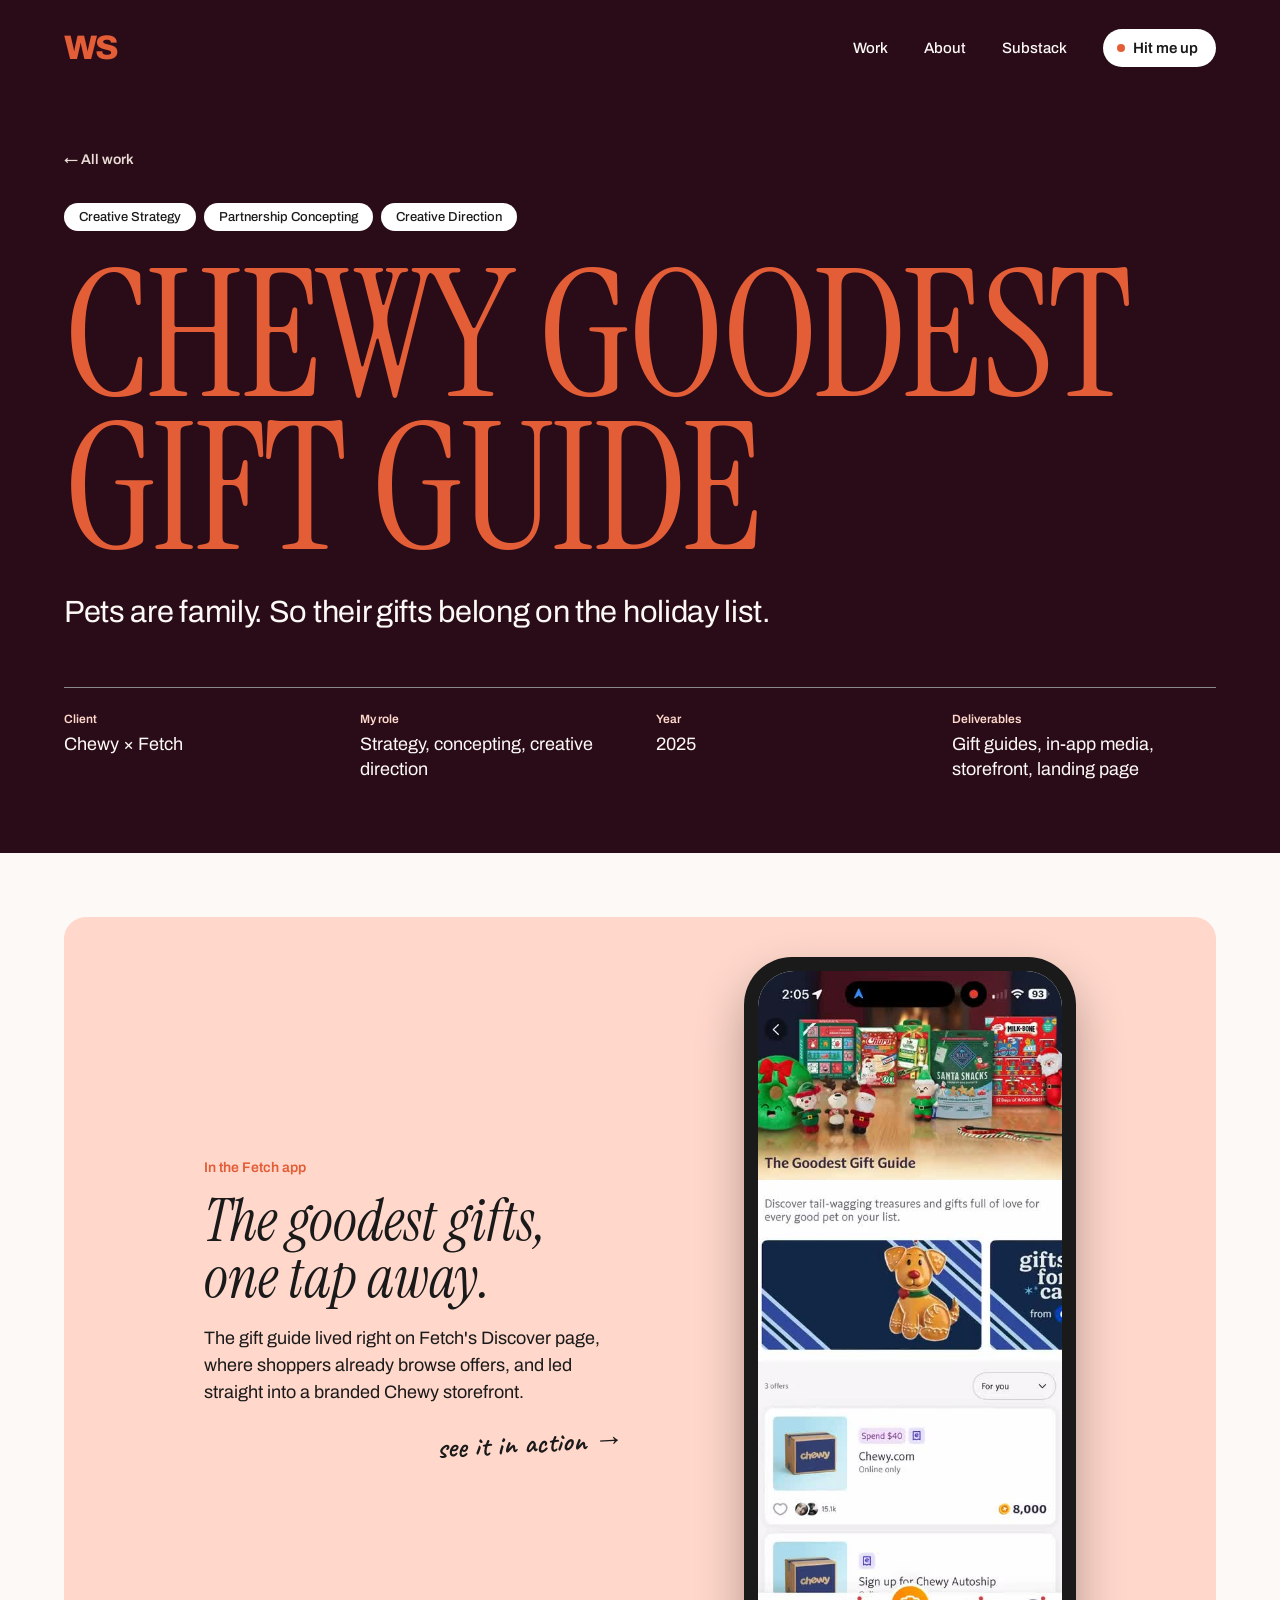
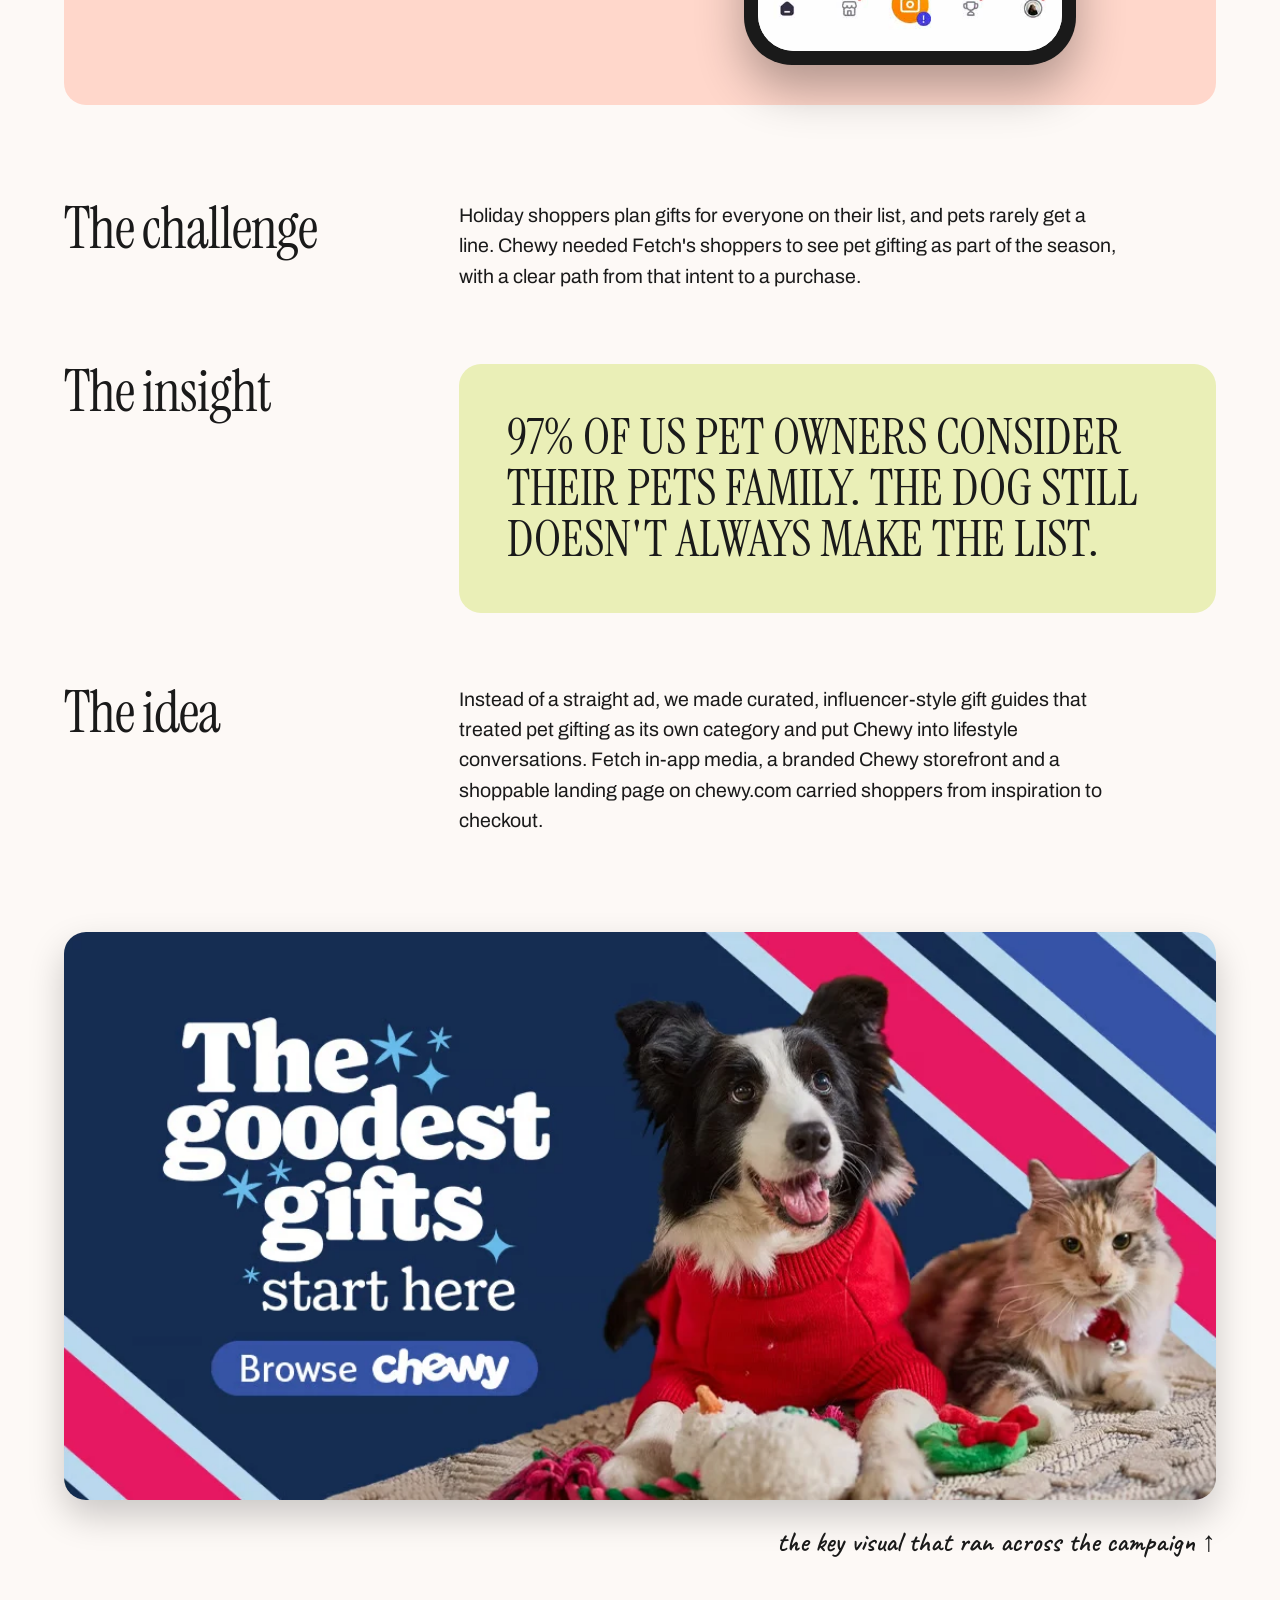
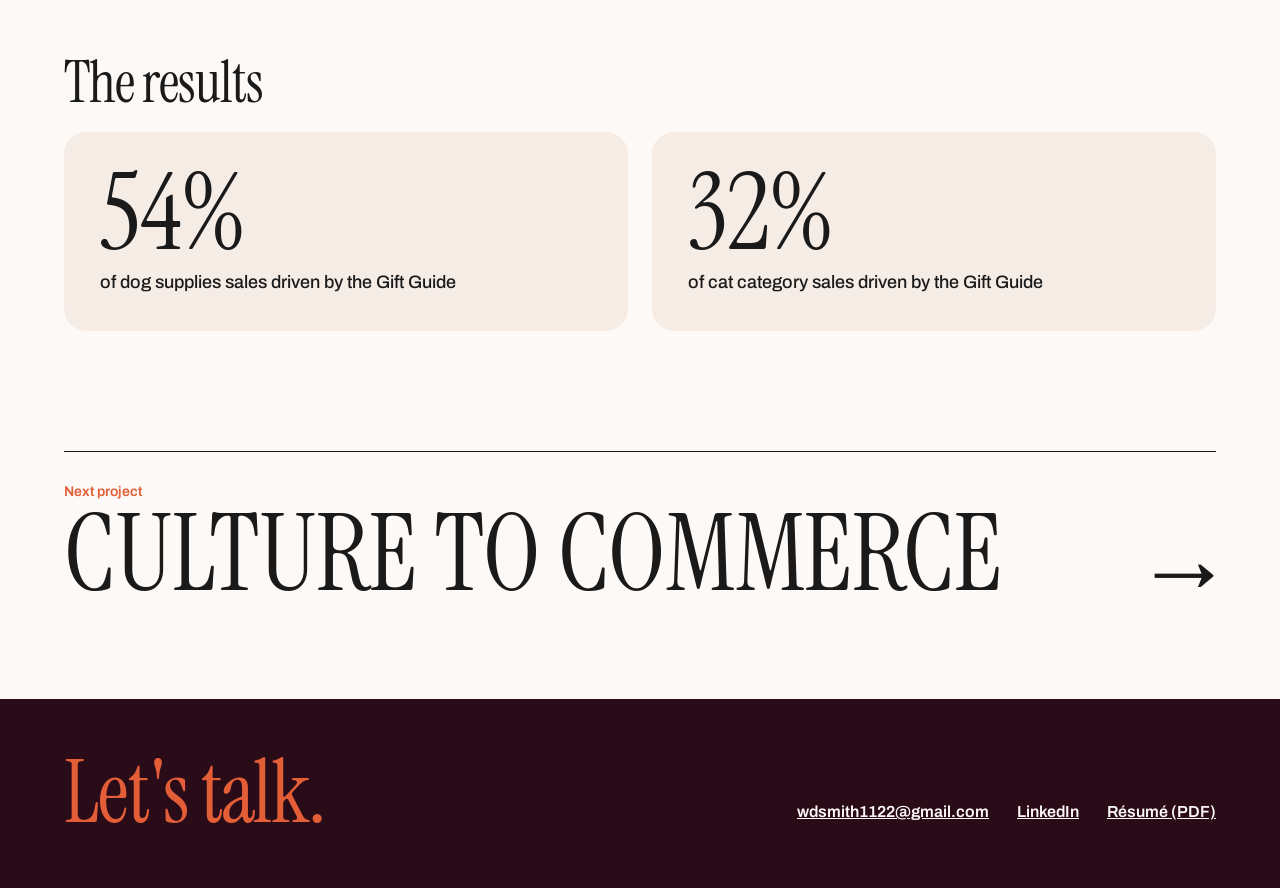
<file: chewy-gift-guide/index.html>
<!doctype html>
<html lang="en">
<head>
<meta charset="utf-8">
<meta name="viewport" content="width=device-width, initial-scale=1">
<title>Chewy Goodest Gift Guide · Whitney Delyse Smith</title>
<meta name="description" content="Pets are family, so their gifts belong on the holiday list: influencer-style gift guides in the Fetch app that carried shoppers to a branded Chewy storefront.">
<meta property="og:title" content="Chewy Goodest Gift Guide · Whitney Delyse Smith">
<meta property="og:description" content="Pets are family. So their gifts belong on the holiday list.">
<meta property="og:image" content="https://whitneydelyse.com/img/7b4b87f917652694bda44891c0d646e3.webp">
<meta property="og:type" content="article">
<meta name="twitter:card" content="summary_large_image">
<link rel="icon" href="/favicon.svg" type="image/svg+xml">
<link rel="preload" href="/fonts/archivo.woff" as="font" type="font/woff" crossorigin>
<link rel="stylesheet" href="/site.css">
<style>
.top{padding-bottom:72px}
.cs-title{font-family:var(--serif);font-weight:400;font-stretch:100%;text-transform:uppercase;font-size:clamp(64px,13.9vw,200px);line-height:.86;letter-spacing:-.015em;color:var(--gold)}

/* in-app demo */
.demo-wrap{padding:64px var(--pad) 0}
.demo{min-height:780px;border-radius:var(--radius);background:var(--pink);display:flex;align-items:center;justify-content:center;gap:120px;padding:40px 64px}
.demo .txt{max-width:420px;display:flex;flex-direction:column;gap:18px}
.demo .t{font-family:var(--serif);font-style:italic;font-size:clamp(44px,4.45vw,64px);line-height:1}
.demo .d{font-size:18px;line-height:1.5}
.demo .note{font-size:30px;transform:rotate(-3deg);align-self:flex-end}
.phone{flex:0 0 auto;width:332px;height:708px;padding:14px;border-radius:48px;background:var(--ox);box-shadow:0 24px 48px rgba(0,0,0,.3)}
.phone video{width:304px;height:680px;object-fit:cover;object-position:50% 0;border-radius:36px;background:#fff}

/* story */
.story{padding:96px var(--pad) 0;display:flex;flex-direction:column;gap:72px}
.story .g12{gap:32px}
.insight{background:var(--lime);border-radius:var(--radius);padding:48px;display:flex;flex-direction:column;gap:16px}
.insight p{font-family:var(--serif);font-weight:400;font-stretch:100%;font-size:clamp(30px,3.9vw,56px);line-height:1.02;text-transform:uppercase}

/* key visual */
.kv{padding:96px var(--pad) 0;display:flex;flex-direction:column;gap:24px}
.kv img{width:100%;height:auto;border-radius:var(--radius);box-shadow:0 16px 36px rgba(0,0,0,.2)}
.kv .hand{font-size:28px;align-self:flex-end;text-align:right}

/* results */
.results{padding:96px var(--pad) 0;display:flex;flex-direction:column;gap:20px}
.results .cols3{gap:24px;grid-template-columns:repeat(2,minmax(0,1fr))}
.res{background:var(--soft);border-radius:var(--radius);padding:36px;display:flex;flex-direction:column;gap:12px}
.res .num{font-family:var(--serif);font-weight:400;font-stretch:100%;font-size:clamp(80px,8.3vw,120px);line-height:.85}
.res .cap{font-size:18px;line-height:1.4;font-weight:500}

@media (max-width:1024px){
  .demo{gap:48px;padding:40px;min-height:0}
  .phone{width:282px;height:602px;padding:12px;border-radius:42px}
  .phone video{width:258px;height:578px;border-radius:31px}
  .story{gap:56px}
}
@media (max-width:900px){
  .story .g12{gap:20px}
  .results .cols3{grid-template-columns:repeat(2,minmax(0,1fr));gap:16px}
  .res{padding:24px}
  .res .num{font-size:clamp(64px,9vw,80px)}
  .res .cap{font-size:16px}
}
@media (max-width:600px){.results .cols3{grid-template-columns:minmax(0,1fr)}}
@media (max-width:760px){
  .demo{flex-direction:column;gap:36px;padding:36px 24px 40px}
  .demo .txt{max-width:none}
}
@media (max-width:700px){
  .top{padding-bottom:48px}
  .demo-wrap{padding-top:40px}
  .demo .d{font-size:17px}
  .demo .note{font-size:26px}
  .story,.kv,.results{padding-top:64px}
  .story{gap:48px}
  .story .g12{gap:16px}
  .insight{padding:28px}
  .kv .hand{font-size:24px}
  .res{padding:24px}
  .res .cap{font-size:17px}
}
@media (max-width:360px){
  .phone{width:262px;height:560px}
  .phone video{width:238px;height:536px}
}
</style>
</head>
<body>
<a class="skip" href="#main">Skip to content</a>
<div class="page">

<header class="top">
<nav class="nav" aria-label="Main">
<a class="brand" href="/" aria-label="Whitney Delyse Smith, home">WS</a>
<div class="links">
<a href="/#work">Work</a>
<a href="/about/">About</a>
<a href="https://flipsidebywhit.substack.com" target="_blank" rel="noopener">Substack</a>
<a class="cta" href="#contact">Hit me up</a>
</div>
</nav>

<div class="cs-head">
<a class="back" href="/">&larr; All work</a>
<div class="tags"><span class="pill">Creative Strategy</span><span class="pill">Partnership Concepting</span><span class="pill">Creative Direction</span></div>
<h1 class="cs-title">Chewy Goodest<br>Gift Guide</h1>
<p class="dek">Pets are family. So their gifts belong on the holiday list.</p>
</div>

<div class="meta">
<div><span class="label">Client</span><span>Chewy × Fetch</span></div>
<div><span class="label">My role</span><span>Strategy, concepting, creative direction</span></div>
<div><span class="label">Year</span><span>2025</span></div>
<div><span class="label">Deliverables</span><span>Gift guides, in-app media, storefront, landing page</span></div>
</div>
</header>

<main id="main">
<div class="demo-wrap">
<div class="demo">
<div class="txt">
<span class="eyebrow">In the Fetch app</span>
<span class="t">The goodest gifts, one tap away.</span>
<span class="d">The gift guide lived right on Fetch's Discover page, where shoppers already browse offers, and led straight into a branded Chewy storefront.</span>
<span class="hand note">see it in action &rarr;</span>
</div>
<div class="phone">
<video autoplay muted loop playsinline data-loop poster="/img/da89da189d01ec82436c674ba43b992c.jpg" aria-label="Screen recording of the Goodest Gift Guide in the Fetch app, from the Discover carousel to the branded storefront and chewy.com"><source src="/img/1520063931eff520691c401e5fc322b3.mp4" type="video/mp4"></video>
</div>
</div>
</div>

<section class="story">
<div class="g12">
<h2 class="h-section s4">The challenge</h2>
<p class="body-lg s7">Holiday shoppers plan gifts for everyone on their list, and pets rarely get a line. Chewy needed Fetch's shoppers to see pet gifting as part of the season, with a clear path from that intent to a purchase.</p>
</div>

<div class="g12">
<h2 class="h-section s4">The insight</h2>
<div class="insight s8">
<p>97% of US pet owners consider their pets family. The dog still doesn't always make the list.</p>
</div>
</div>

<div class="g12">
<h2 class="h-section s4">The idea</h2>
<p class="body-lg s7">Instead of a straight ad, we made curated, influencer-style gift guides that treated pet gifting as its own category and put Chewy into lifestyle conversations. Fetch in-app media, a branded Chewy storefront and a shoppable landing page on chewy.com carried shoppers from inspiration to checkout.</p>
</div>
</section>

<section class="kv">
<img src="/img/7b4b87f917652694bda44891c0d646e3.webp" alt="The goodest gifts start here: key visual with a dog in a red sweater and a cat, Browse Chewy button" width="1072" height="528" loading="lazy">
<span class="hand">the key visual that ran across the campaign &uarr;</span>
</section>

<section class="results">
<h2 class="h-section">The results</h2>
<div class="cols3">
<div class="res"><span class="num">54%</span><span class="cap">of dog supplies sales driven by the Gift Guide</span></div>
<div class="res"><span class="num">32%</span><span class="cap">of cat category sales driven by the Gift Guide</span></div>
</div>
</section>
</main>

<a class="next" href="/culture-to-commerce/">
<span class="stack" style="gap:8px"><span class="eyebrow">Next project</span><span class="title">Culture to Commerce</span></span>
<span class="arrow" aria-hidden="true">&rarr;</span>
</a>

<footer class="footer" id="contact">
<span class="big">Let's talk.</span>
<div class="links">
<a href="mailto:wdsmith1122@gmail.com">wdsmith1122@gmail.com</a>
<a href="https://www.linkedin.com/in/whitneydsmith1" target="_blank" rel="noopener">LinkedIn</a>
<a href="https://docs.google.com/document/d/1M2qHuFPSoKueWIUL6fcHE2FIn6Q889Xtm_iDmG9Anfg/export?format=pdf" target="_blank" rel="noopener">Résumé (PDF)</a>
</div>
</footer>

</div>
<script src="/site.js" defer></script>
</body>
</html>
</file>
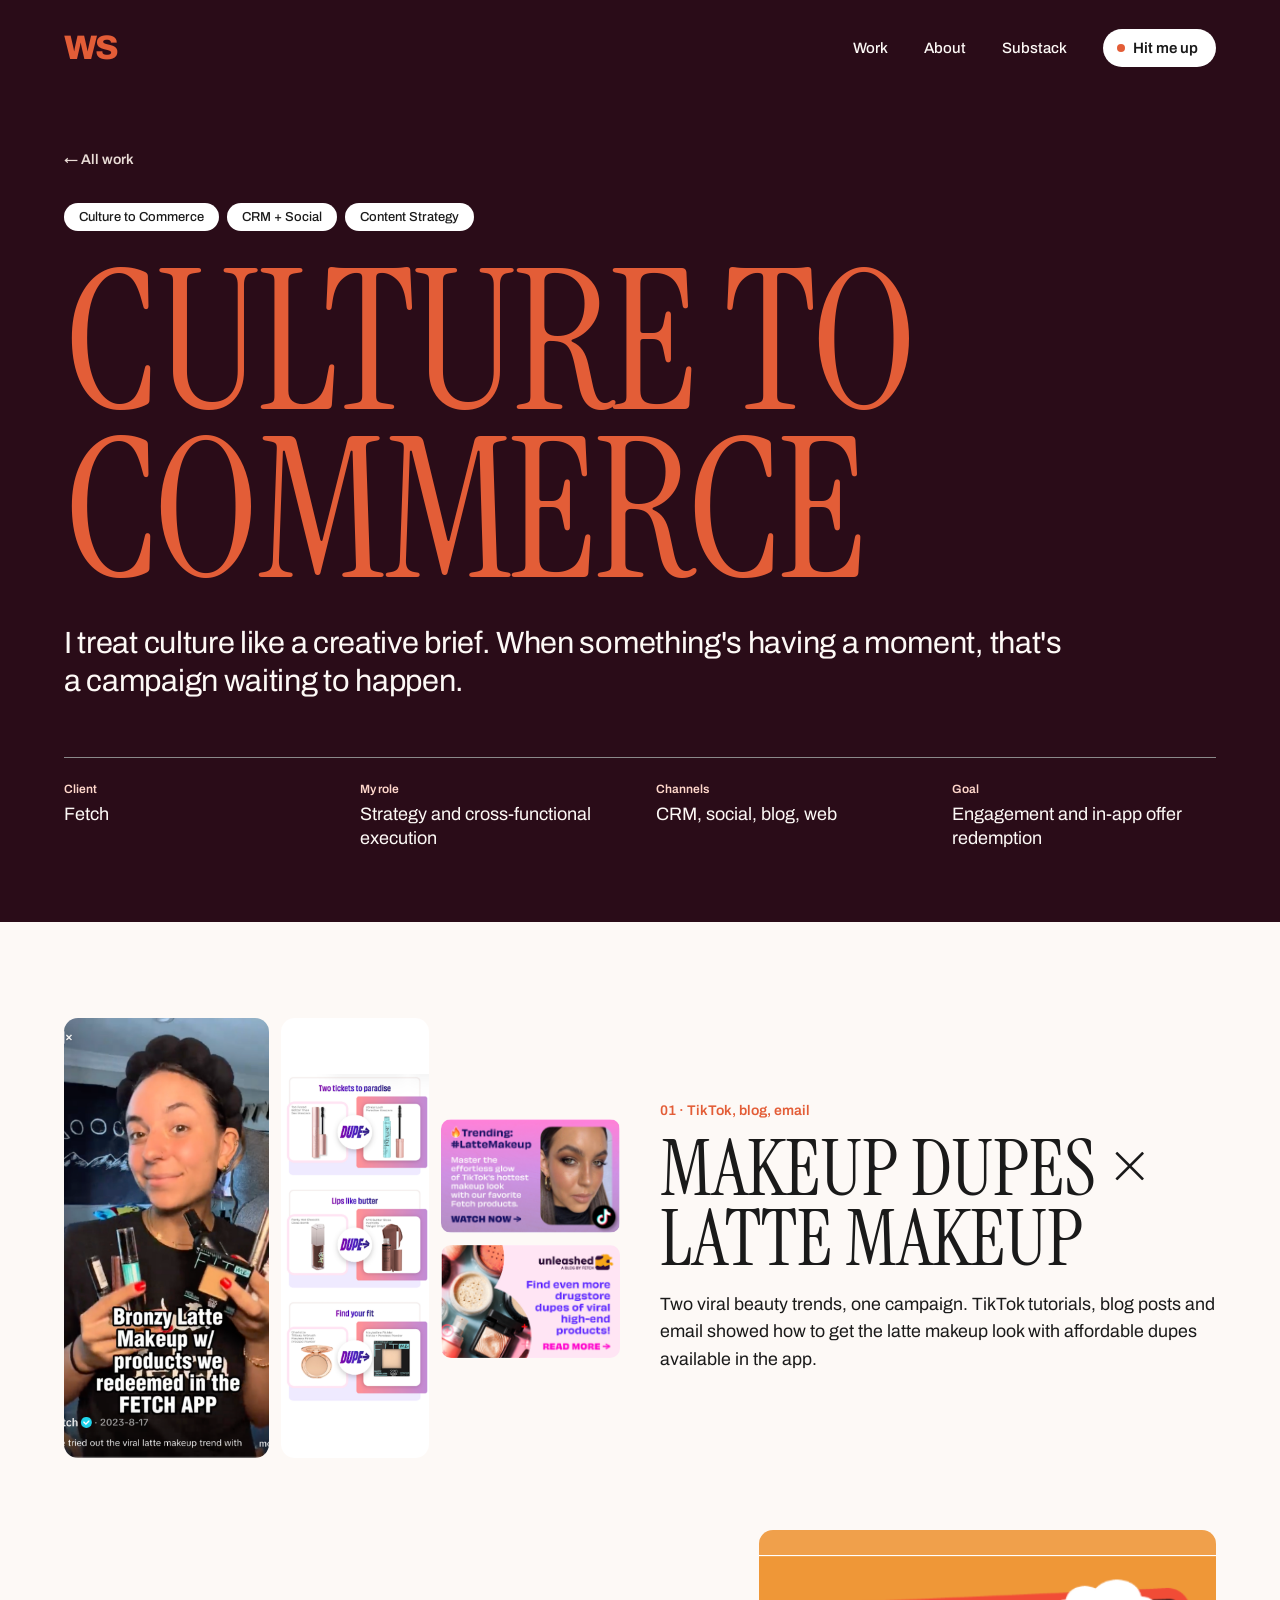
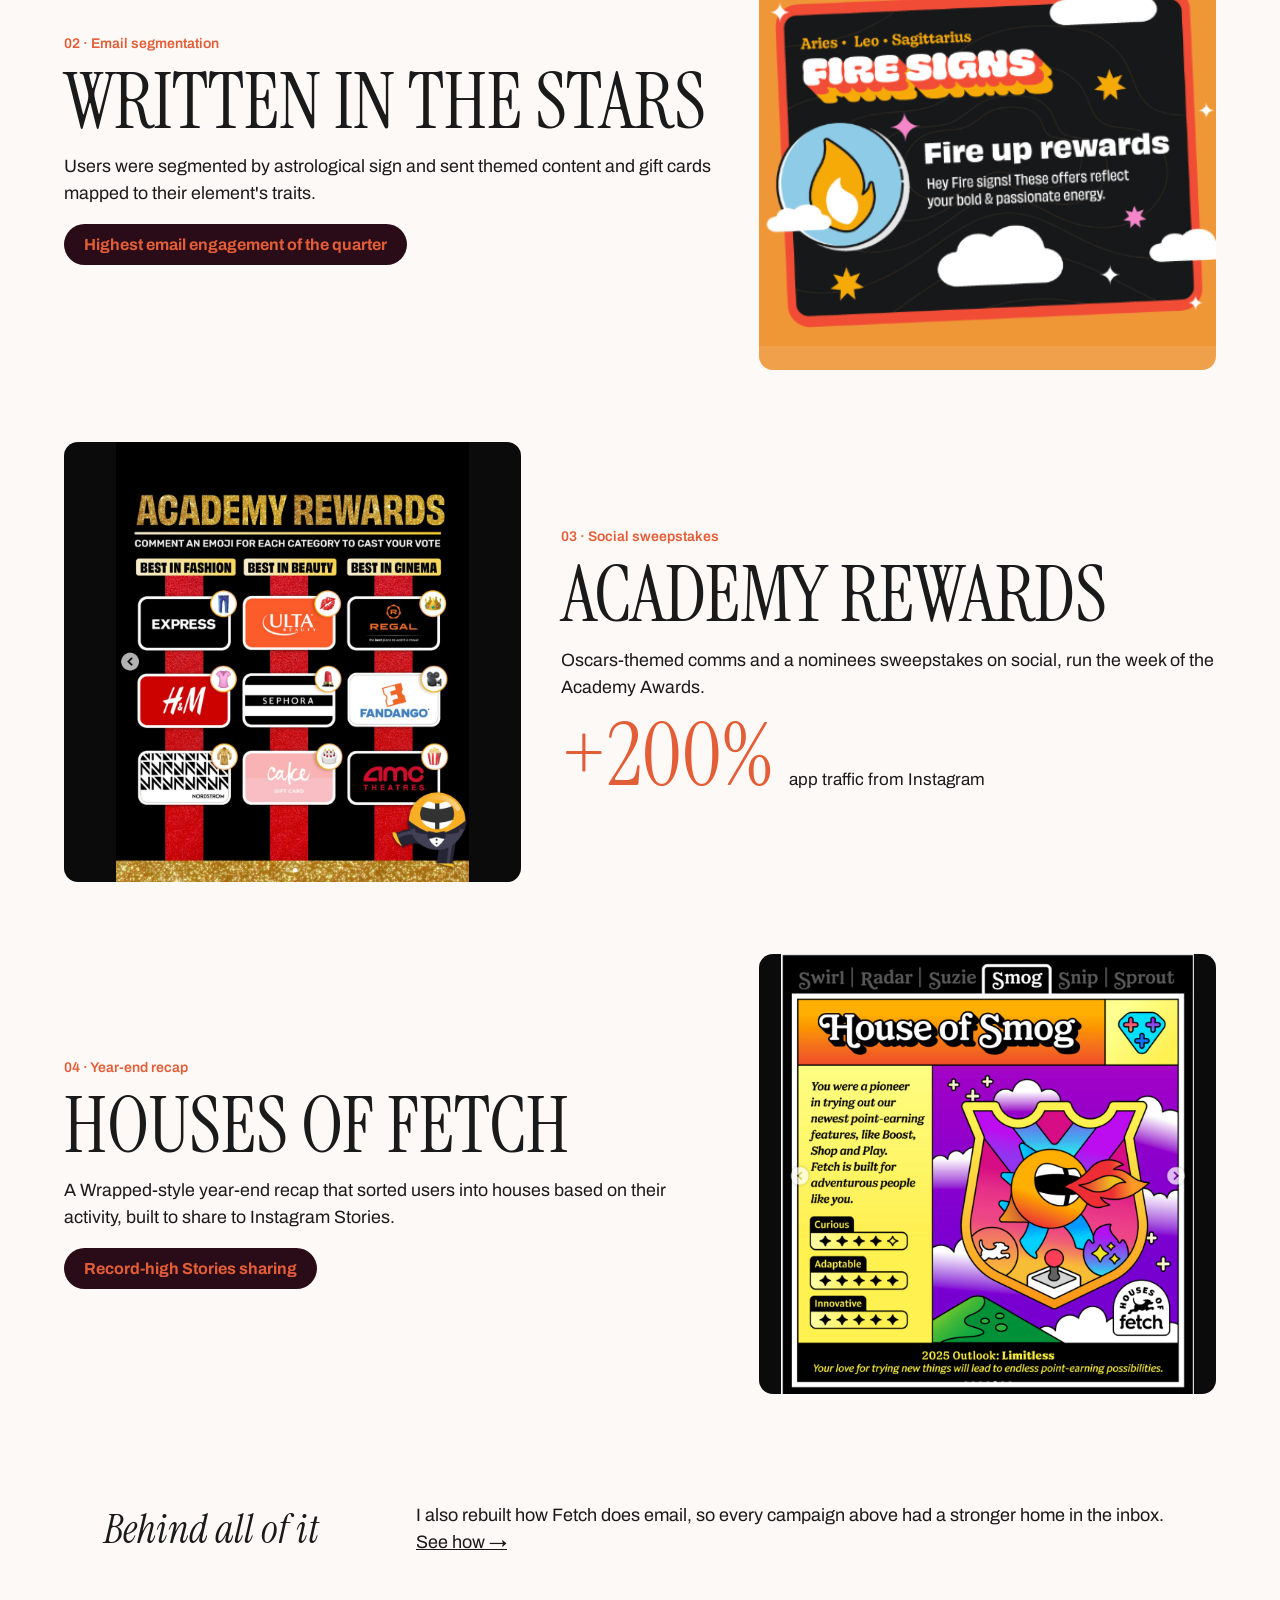
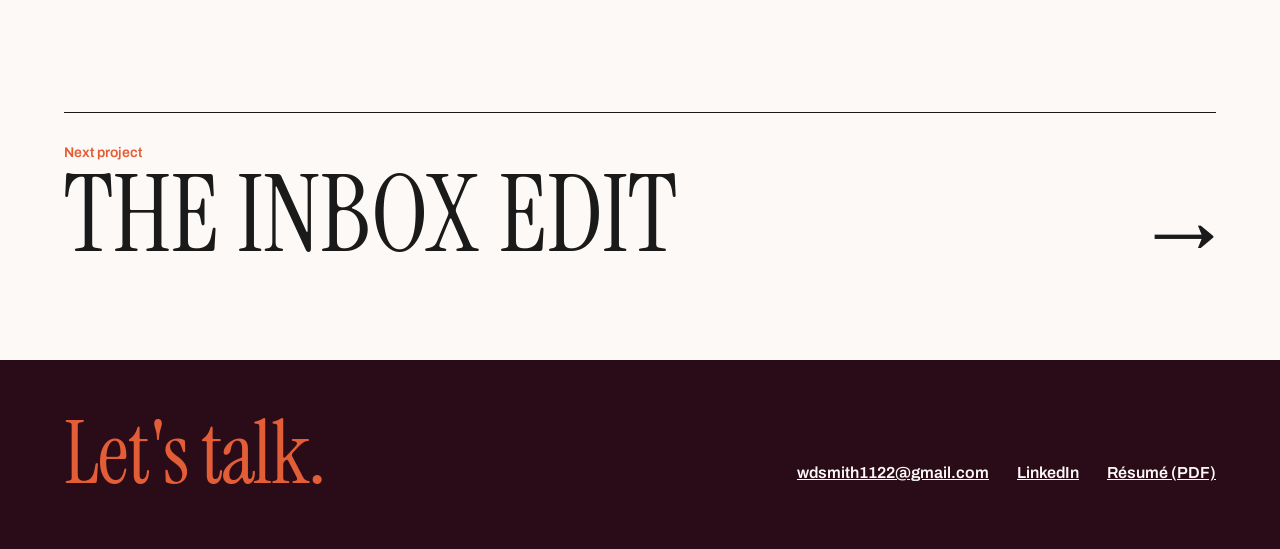
<file: culture-to-commerce/index.html>
<!doctype html>
<html lang="en">
<head>
<meta charset="utf-8">
<meta name="viewport" content="width=device-width, initial-scale=1">
<title>Culture to Commerce · Whitney Delyse Smith</title>
<meta name="description" content="I treat culture like a creative brief. When something's having a moment, that's a campaign waiting to happen.">
<meta property="og:title" content="Culture to Commerce · Whitney Delyse Smith">
<meta property="og:description" content="I treat culture like a creative brief. When something's having a moment, that's a campaign waiting to happen.">
<meta property="og:image" content="https://whitneydelyse.com/img/166f606d8dd4d095a2e4457140ddb316.webp">
<meta property="og:type" content="website">
<meta name="twitter:card" content="summary_large_image">
<link rel="icon" href="/favicon.svg" type="image/svg+xml">
<link rel="preload" href="/fonts/archivo.woff" as="font" type="font/woff" crossorigin>
<link rel="stylesheet" href="/site.css">
<style>
.top{padding-bottom:72px}
.dek{max-width:1000px}
.campaigns{padding:96px var(--pad) 0;display:flex;flex-direction:column;gap:72px}
.row{gap:40px;align-items:center}
.row .txt{display:flex;flex-direction:column;gap:16px}
.row h2{font-family:var(--serif);font-weight:400;font-stretch:100%;font-size:clamp(52px,6.1vw,88px);line-height:.9;text-transform:uppercase}
.row p{font-size:clamp(17px,1.39vw,20px);line-height:1.55}
.badge{align-self:flex-start;background:var(--dark);color:var(--gold);border-radius:999px;padding:12px 20px;font-size:16px;font-weight:700}
.kpi{display:flex;align-items:baseline;gap:16px;flex-wrap:wrap}
.kpi .num{font-family:var(--serif);font-weight:400;font-stretch:100%;font-size:clamp(64px,6.7vw,96px);line-height:.9;color:var(--rose)}
.kpi .cap{font-size:17px}
.shot{width:100%;height:440px;object-fit:contain;object-position:50% 50%;border-radius:14px}
.collage{height:440px;display:grid;grid-template-columns:236fr 170fr 206fr;grid-template-rows:minmax(0,1fr);gap:12px}
.collage>img{width:100%;height:100%;min-height:0;border-radius:14px}
.collage .tt{object-fit:cover;object-position:50% 40%}
.collage .dupe{object-fit:contain;background:#fff}
.collage .side{display:flex;flex-direction:column;justify-content:center;gap:12px}
.collage .side img{width:100%;border-radius:10px}
.behind{background:var(--cream);border-radius:14px;padding:36px 40px;display:flex;justify-content:space-between;align-items:center;gap:32px}
.behind .t{font-family:var(--serif);font-style:italic;font-size:40px;line-height:1.1}
.behind p{max-width:760px;font-size:18px;line-height:1.5}
@media (max-width:1024px){
  .row{gap:32px}
  .collage{height:auto;aspect-ratio:612/440}
  .shot{height:400px}
}
@media (max-width:900px){
  .campaigns{gap:64px}
  .row{gap:24px}
  .collage{aspect-ratio:auto;height:440px}
  .behind{flex-direction:column;align-items:flex-start;gap:12px}
}
@media (max-width:700px){
  .top{padding-bottom:48px}
  .campaigns{padding-top:56px;gap:56px}
  .collage{height:auto;grid-template-columns:236fr 170fr;grid-template-rows:360px auto}
  .collage .side{grid-column:1/-1;flex-direction:row}
  .collage .side img{flex:1 1 0;min-width:0}
  .shot{height:340px;border-radius:10px}
  .badge{font-size:15px;padding:10px 16px}
  .behind{padding:28px 24px}
  .behind .t{font-size:34px}
  .behind p{font-size:17px}
}
</style>
</head>
<body>
<a class="skip" href="#main">Skip to content</a>
<div class="page">

<header class="top">
<nav class="nav" aria-label="Main">
<a class="brand" href="/" aria-label="Whitney Delyse Smith, home">WS</a>
<div class="links">
<a href="/#work">Work</a>
<a href="/about/">About</a>
<a href="https://flipsidebywhit.substack.com" target="_blank" rel="noopener">Substack</a>
<a class="cta" href="#contact">Hit me up</a>
</div>
</nav>

<div class="cs-head">
<a class="back" href="/">&larr; All work</a>
<div class="tags"><span class="pill">Culture to Commerce</span><span class="pill">CRM + Social</span><span class="pill">Content Strategy</span></div>
<h1 class="h-hero">Culture to<br>Commerce</h1>
<p class="dek">I treat culture like a creative brief. When something's having a moment, that's a campaign waiting to happen.</p>
</div>

<div class="meta">
<div><span class="label">Client</span><span>Fetch</span></div>
<div><span class="label">My role</span><span>Strategy and cross-functional execution</span></div>
<div><span class="label">Channels</span><span>CRM, social, blog, web</span></div>
<div><span class="label">Goal</span><span>Engagement and in-app offer redemption</span></div>
</div>
</header>

<main id="main">
<section class="campaigns">

<article class="g12 row">
<div class="s6 collage">
<img class="tt" src="/img/166f606d8dd4d095a2e4457140ddb316.webp" alt="Fetch TikTok: bronzy latte makeup with products redeemed in the app">
<img class="dupe" src="/img/0be0ddbe423a8ce761bdc445e5bf62e8.webp" alt="Blog graphic pairing high-end makeup with drugstore dupes">
<div class="side">
<img src="/img/b257ce6c45361e121f8e7d53d706a666.webp" alt="Email module: Trending #LatteMakeup, watch now">
<img src="/img/1f017586e7ac03b2b0513600be918a44.webp" alt="Unleashed blog banner: find drugstore dupes of viral high-end products">
</div>
</div>
<div class="s6 txt">
<span class="eyebrow">01 · TikTok, blog, email</span>
<h2>Makeup Dupes × Latte Makeup</h2>
<p>Two viral beauty trends, one campaign. TikTok tutorials, blog posts and email showed how to get the latte makeup look with affordable dupes available in the app.</p>
</div>
</article>

<article class="g12 row">
<div class="s7 txt">
<span class="eyebrow">02 · Email segmentation</span>
<h2>Written in the Stars</h2>
<p>Users were segmented by astrological sign and sent themed content and gift cards mapped to their element's traits.</p>
<div class="badge">Highest email engagement of the quarter</div>
</div>
<img class="s5 shot" src="/img/84744d81f11bcf0105310952d8d28ae6.webp" alt="Email module for fire signs: Fire up rewards" style="background:#F0A04B" loading="lazy">
</article>

<article class="g12 row">
<img class="s5 shot" src="/img/696b3525323ff25411e8b9f02cc70081.webp" alt="Academy Rewards Instagram post: vote for best in fashion, beauty and cinema" style="background:#0B0B0B" loading="lazy">
<div class="s7 txt">
<span class="eyebrow">03 · Social sweepstakes</span>
<h2>Academy Rewards</h2>
<p>Oscars-themed comms and a nominees sweepstakes on social, run the week of the Academy Awards.</p>
<div class="kpi"><span class="num">+200%</span><span class="cap">app traffic from Instagram</span></div>
</div>
</article>

<article class="g12 row">
<div class="s7 txt">
<span class="eyebrow">04 · Year-end recap</span>
<h2>Houses of Fetch</h2>
<p>A Wrapped-style year-end recap that sorted users into houses based on their activity, built to share to Instagram Stories.</p>
<div class="badge">Record-high Stories sharing</div>
</div>
<img class="s5 shot" src="/img/c0eb62f54182c34d6521df8a4551742c.webp" alt="Houses of Fetch recap card: House of Smog" style="background:#0B0B0B" loading="lazy">
</article>

<div class="behind">
<span class="t">Behind all of it</span>
<p>I also rebuilt how Fetch does email, so every campaign above had a stronger home in the inbox. <a href="/fetch-email/">See how &rarr;</a></p>
</div>
</section>

<a class="next" href="/fetch-email/">
<span class="stack" style="gap:8px"><span class="eyebrow">Next project</span><span class="title">The Inbox Edit</span></span>
<span class="arrow" aria-hidden="true">&rarr;</span>
</a>
</main>

<footer class="footer" id="contact">
<span class="big">Let's talk.</span>
<div class="links">
<a href="mailto:wdsmith1122@gmail.com">wdsmith1122@gmail.com</a>
<a href="https://www.linkedin.com/in/whitneydsmith1" target="_blank" rel="noopener">LinkedIn</a>
<a href="https://docs.google.com/document/d/1M2qHuFPSoKueWIUL6fcHE2FIn6Q889Xtm_iDmG9Anfg/export?format=pdf" target="_blank" rel="noopener">Résumé (PDF)</a>
</div>
</footer>

</div>
<script src="/site.js" defer></script>
</body>
</html>
</file>
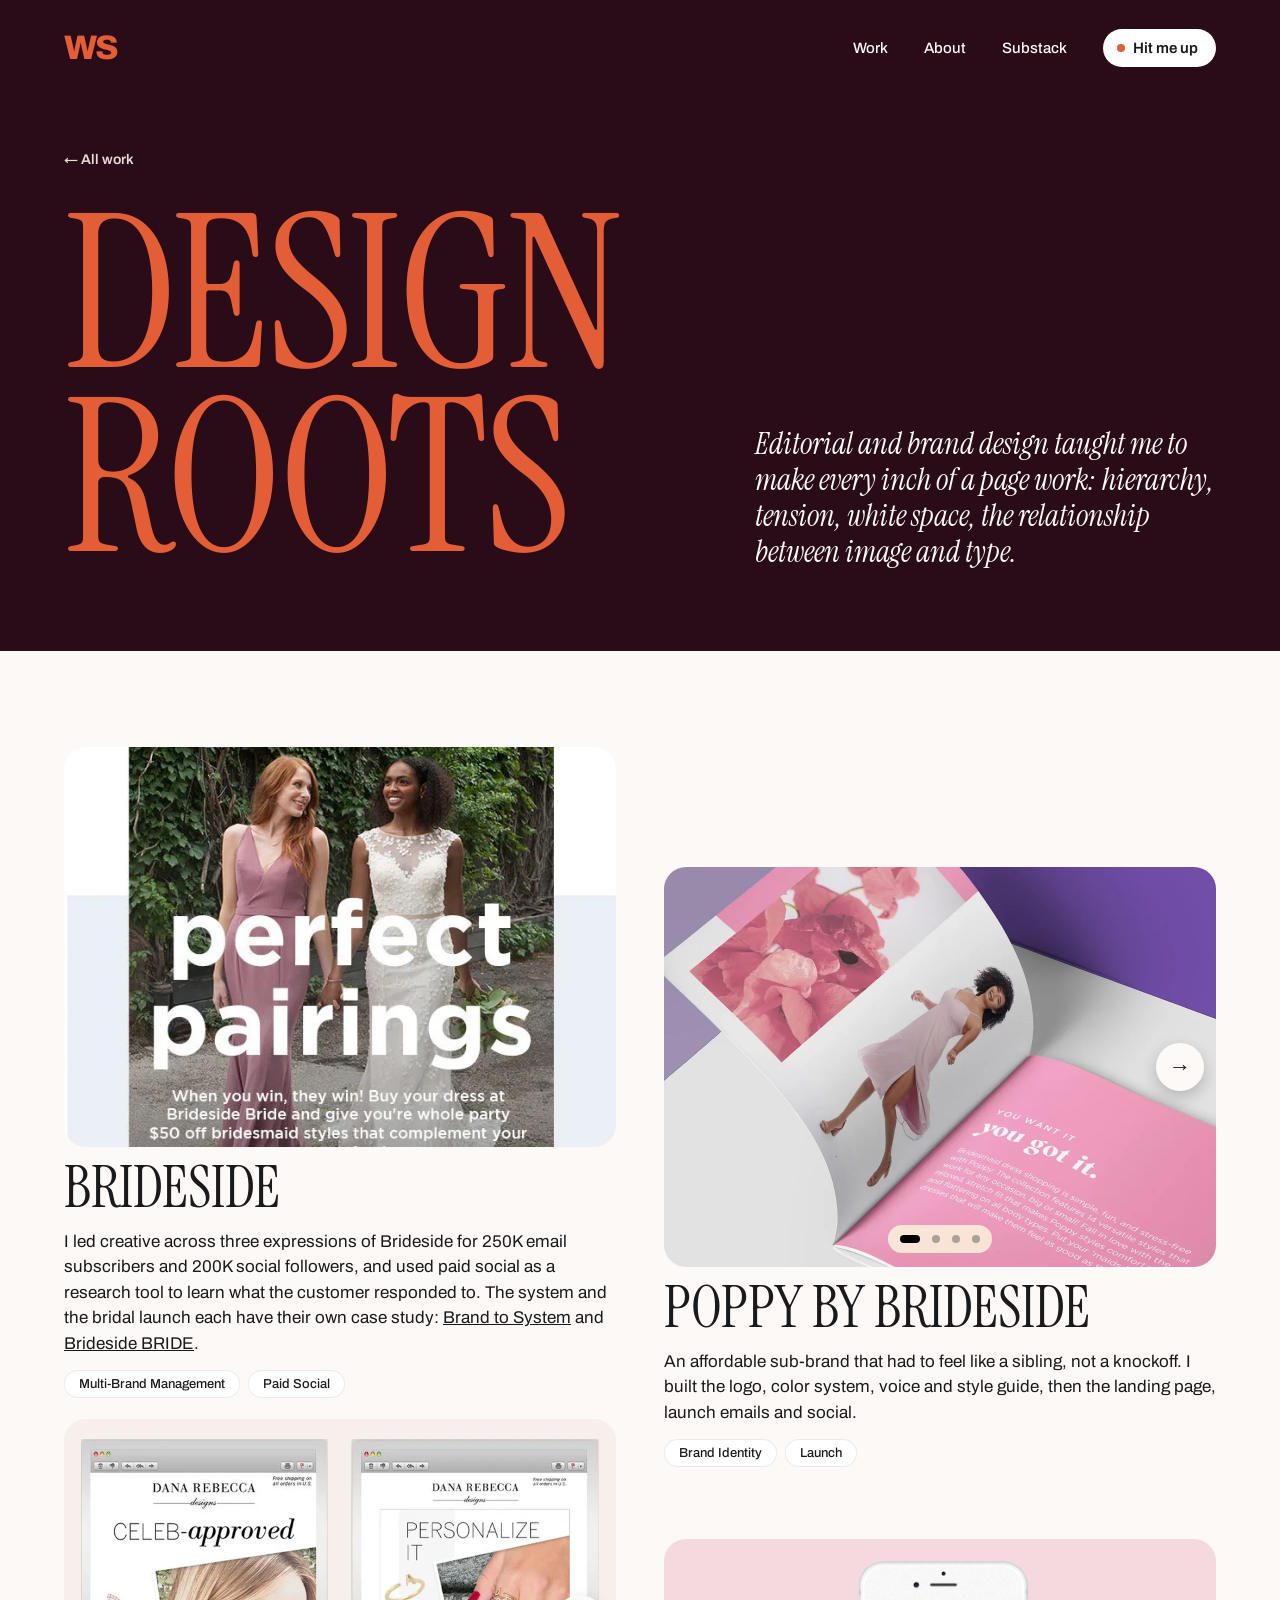
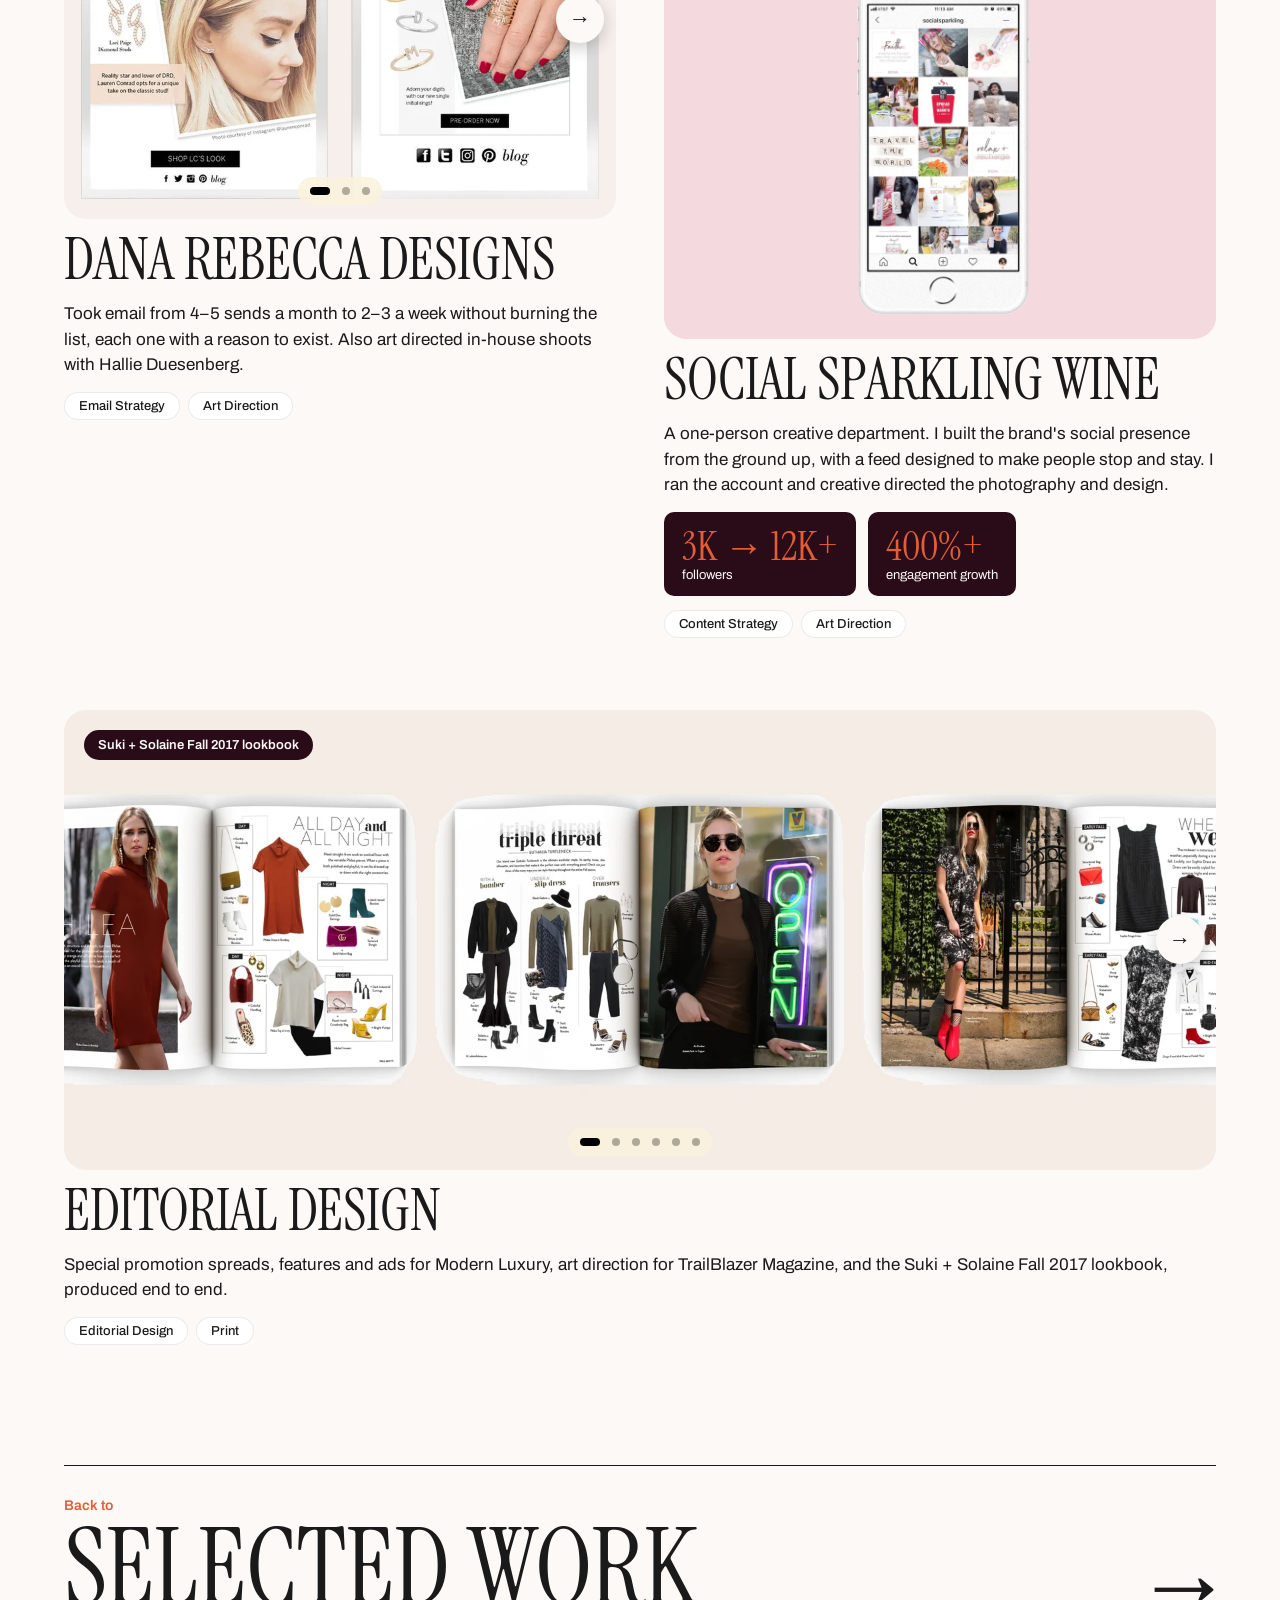
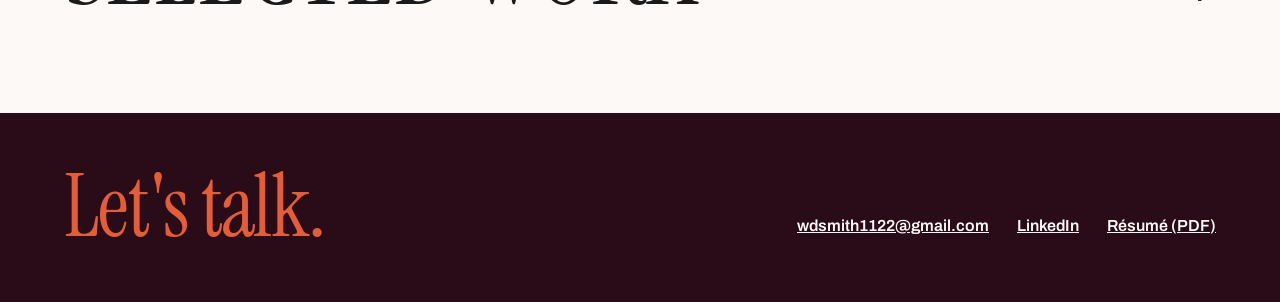
<file: design-roots/index.html>
<!doctype html>
<html lang="en">
<head>
<meta charset="utf-8">
<meta name="viewport" content="width=device-width, initial-scale=1">
<title>Design Roots · Whitney Delyse Smith</title>
<meta name="description" content="Editorial and brand design taught me to make every inch of a page work: Brideside, Poppy, Dana Rebecca Designs, Social Sparkling Wine and editorial work.">
<meta property="og:title" content="Design Roots · Whitney Delyse Smith">
<meta property="og:description" content="Editorial and brand design taught me to make every inch of a page work: hierarchy, tension, white space, the relationship between image and type.">
<meta property="og:image" content="https://whitneydelyse.com/img/9933e3904417b1840c2b9928652eb2ff.webp">
<meta property="og:type" content="website">
<meta name="twitter:card" content="summary_large_image">
<link rel="icon" href="/favicon.svg" type="image/svg+xml">
<link rel="preload" href="/fonts/archivo.woff" as="font" type="font/woff" crossorigin>
<link rel="stylesheet" href="/site.css">
<style>
.top{padding-bottom:80px}
.intro{padding:48px var(--pad) 0;align-items:end}
.intro .s7{display:flex;flex-direction:column;gap:28px}
.intro h1{font-size:clamp(96px,16.7vw,240px)}
.intro .lede{font-family:var(--serif);font-style:italic;font-size:clamp(24px,2.36vw,34px);line-height:1.2}

.archive{padding:96px var(--pad) 0;display:grid;grid-template-columns:repeat(2,minmax(0,1fr));gap:72px 48px}
.archive article{display:flex;flex-direction:column;gap:14px;min-width:0}
.archive .up{margin-top:-120px}.archive .down{margin-top:120px}
.archive .full{grid-column:span 2}
.archive h2{font-family:var(--serif);font-weight:400;font-stretch:100%;font-size:clamp(44px,4.45vw,64px);line-height:.95;text-transform:uppercase}
.archive p{font-size:17px;line-height:1.5}
.archive .imglink{display:block}
.media{width:100%;height:400px;object-fit:cover;border-radius:var(--radius);display:block}

/* sliders */
.slider .swipe-frame{position:relative}
.slider .swipe{border-radius:var(--radius);height:400px}
.slider .swipe>img{width:100%;height:100%;object-fit:cover}
.slider .swipe>.slide{position:relative;height:100%}
.slider .slide img{width:100%;height:100%;object-fit:cover;background:#F4ECE6}
.slide .cap{position:absolute;left:20px;top:20px;background:var(--dark);color:var(--cream);border-radius:999px;padding:8px 14px;font-size:13px;font-weight:600}
.ed .swipe{height:460px}
.slider .arrow{margin:0;padding:0} /* neutralise .next (next-project) rules on the arrow */
.dots-host{position:absolute;left:50%;bottom:14px;transform:translateX(-50%);border-radius:999px;background:rgba(251,243,220,.85);color:var(--ox);padding:0 6px;z-index:2}
.dots-host:empty{display:none}
.dots-host .dots{padding:10px 6px;gap:12px;align-items:center}
.dots-host .dots button{position:relative;width:8px;height:8px}
.dots-host .dots button::before{content:"";position:absolute;inset:-10px -6px}
.dots-host .dots button[aria-current="true"]{width:20px}

.ssw{height:400px;border-radius:var(--radius);background:#F4D9DF;display:flex;align-items:center;justify-content:center;overflow:hidden}
.ssw img{height:384px;width:auto}
.kpis{display:flex;gap:12px;flex-wrap:wrap}
.kpi{background:var(--dark);color:var(--cream);border-radius:10px;padding:14px 18px;display:flex;flex-direction:column;gap:2px}
.kpi b{font-family:var(--serif);font-weight:400;font-stretch:100%;font-size:40px;line-height:1;color:var(--gold)}
.kpi span{font-size:13px}
.next .lbl{display:flex;flex-direction:column;gap:8px}

@media (max-width:900px){
  .top{padding-bottom:56px}
  .intro .s7{gap:20px}
  .archive{grid-template-columns:minmax(0,1fr);gap:64px;padding-top:64px}
  .archive .up,.archive .down{margin-top:0}
  .archive .full{grid-column:auto}
  .ed .swipe{height:auto;aspect-ratio:2.2/1}
}
@media (max-width:700px){
  .top{padding-bottom:44px}
  .intro{padding-top:28px}
  .archive{padding-top:48px;gap:56px}
  .archive p{font-size:16px}
  .media{height:auto;aspect-ratio:4/3}
  .slider .swipe{height:auto;aspect-ratio:1264/800}
  .ed .swipe{aspect-ratio:2/1}
  .slide .cap{left:12px;top:12px;font-size:12px;padding:6px 12px}
  .dots-host{bottom:10px}
  .ssw{height:360px}.ssw img{height:344px}
  .kpi{flex:1 1 140px}.kpi b{font-size:34px;white-space:nowrap}
}
</style>
</head>
<body>
<a class="skip" href="#main">Skip to content</a>
<div class="page">

<header class="top">
<nav class="nav" aria-label="Main">
<a class="brand" href="/" aria-label="Whitney Delyse Smith, home">WS</a>
<div class="links">
<a href="/#work">Work</a>
<a href="/about/">About</a>
<a href="https://flipsidebywhit.substack.com" target="_blank" rel="noopener">Substack</a>
<a class="cta" href="#contact">Hit me up</a>
</div>
</nav>
<div class="intro g12">
<div class="s7">
<a class="back" href="/">← All work</a>
<h1 class="h-hero">Design<br>Roots</h1>
</div>
<p class="s5 lede">Editorial and brand design taught me to make every inch of a page work: hierarchy, tension, white space, the relationship between image and type.</p>
</div>
</header>

<main id="main">
<section class="archive">

<article>
<a class="imglink" href="/brideside-system/"><img class="media" src="/img/3153bc05c0ab9445a1ca50971d95dae3.webp" alt="Perfect pairings email from the Brideside brand system" style="object-position:50% 0%" width="640" height="2773" loading="lazy" decoding="async"></a>
<h2>Brideside</h2>
<p>I led creative across three expressions of Brideside for 250K email subscribers and 200K social followers, and used paid social as a research tool to learn what the customer responded to. The system and the bridal launch each have their own case study: <a href="/brideside-system/">Brand to System</a> and <a href="/brideside-bride/">Brideside BRIDE</a>.</p>
<div class="tags"><span class="pill">Multi-Brand Management</span><span class="pill">Paid Social</span></div>
</article>

<article class="down">
<div class="slider" data-label="image"><div class="swipe-frame"><div class="swipe">
<img src="/img/9933e3904417b1840c2b9928652eb2ff.webp" alt="Poppy brand book spread: You want it, you got it" style="object-position:50% 50%;background:#F2A7C3" width="1264" height="800" loading="lazy" decoding="async">
<img src="/img/1471ca907ac5283cfc13f7914d2ecf75.webp" alt="Poppy launch Instagram stories" style="object-position:50% 40%;background:#EBDDF2" width="1264" height="800" loading="lazy" decoding="async">
<img src="/img/6cd83f9849904ed1d3785aa3ba3c1876.webp" alt="Poppy launch email" style="object-position:50% 20%;background:#EBDDF2" width="1264" height="800" loading="lazy" decoding="async">
<img src="/img/4f3ae2d718bb0cad9a34935207be9323.webp" alt="Meet Poppy landing page on brideside.com" style="object-position:50% 2%;background:#EBDDF2" width="1264" height="800" loading="lazy" decoding="async">
</div><div class="dots-host"></div></div></div>
<h2>Poppy by Brideside</h2>
<p>An affordable sub-brand that had to feel like a sibling, not a knockoff. I built the logo, color system, voice and style guide, then the landing page, launch emails and social.</p>
<div class="tags"><span class="pill">Brand Identity</span><span class="pill">Launch</span></div>
</article>

<article class="up">
<div class="slider" data-label="image"><div class="swipe-frame"><div class="swipe">
<img src="/img/b1c19be1ae622435db4449cddd9166d4.webp" alt="Dana Rebecca emails: Celeb-approved and Personalize it" style="background:#F7EFEB" width="1264" height="800" loading="lazy" decoding="async">
<img src="/img/0466b3da4a4894dedaf821f6f0bdc7c0.webp" alt="Dana Rebecca emails: Get what you really want and It's not too late" style="background:#F7EFEB" width="1264" height="800" loading="lazy" decoding="async">
<img src="/img/f813ebfbbb10b54658d224af7c7ace57.webp" alt="Dana Rebecca emails: Layered to perfection and For the love of gold" style="background:#F7EFEB" width="1264" height="800" loading="lazy" decoding="async">
</div><div class="dots-host"></div></div></div>
<h2>Dana Rebecca Designs</h2>
<p>Took email from 4–5 sends a month to 2–3 a week without burning the list, each one with a reason to exist. Also art directed in-house shoots with Hallie Duesenberg.</p>
<div class="tags"><span class="pill">Email Strategy</span><span class="pill">Art Direction</span></div>
</article>

<article>
<div class="ssw"><img src="/img/e13a1c5bdac921fbcc732000e497cd49.webp" alt="The Social Sparkling Wine Instagram feed on a phone, cycling through posts" width="432" height="800" loading="lazy" decoding="async"></div>
<h2>Social Sparkling Wine</h2>
<p>A one-person creative department. I built the brand's social presence from the ground up, with a feed designed to make people stop and stay. I ran the account and creative directed the photography and design.</p>
<div class="kpis"><div class="kpi"><b>3K → 12K+</b><span>followers</span></div><div class="kpi"><b>400%+</b><span>engagement growth</span></div></div>
<div class="tags"><span class="pill">Content Strategy</span><span class="pill">Art Direction</span></div>
</article>

<article class="full">
<div class="slider ed" data-label="image"><div class="swipe-frame"><div class="swipe">
<div class="slide"><img src="/img/e875b9c9dba137f7df78587301ca4e08.webp" alt="Suki + Solaine lookbook spreads: Philea, Triple threat, When and wear" width="1968" height="690" loading="lazy" decoding="async"><span class="cap">Suki + Solaine Fall 2017 lookbook</span></div>
<div class="slide"><img src="/img/34209d9599ec43d0266435cdd734b4e6.webp" alt="TrailBlazer Magazine covers with opening spreads" width="1968" height="690" loading="lazy" decoding="async"><span class="cap">TrailBlazer Magazine</span></div>
<div class="slide"><img src="/img/8af237e548d45f3f417ca13e92543f4a.webp" alt="TrailBlazer spreads: The mountains are calling and The Overseas Highway" width="1968" height="690" loading="lazy" decoding="async"><span class="cap">TrailBlazer Magazine</span></div>
<div class="slide"><img src="/img/23c15ee973b757605cf2a31310b83e40.webp" alt="Modern Luxury Interiors Spring Trend Watch special promotion spreads" width="1968" height="690" loading="lazy" decoding="async"><span class="cap">Modern Luxury</span></div>
<div class="slide"><img src="/img/0ec7bcf878027436999075fbfecd99b3.webp" alt="Modern Luxury pages: Giorgio Armani, MiaCucina ad and Gala Glam" width="1968" height="690" loading="lazy" decoding="async"><span class="cap">Modern Luxury</span></div>
<div class="slide"><img src="/img/e4f9b3085be302d099196bdf394dc4dc.webp" alt="Modern Luxury ads for Eden Roc and Perfect Petals" width="1968" height="690" loading="lazy" decoding="async"><span class="cap">Modern Luxury</span></div>
</div><div class="dots-host"></div></div></div>
<h2>Editorial Design</h2>
<p>Special promotion spreads, features and ads for Modern Luxury, art direction for TrailBlazer Magazine, and the Suki + Solaine Fall 2017 lookbook, produced end to end.</p>
<div class="tags"><span class="pill">Editorial Design</span><span class="pill">Print</span></div>
</article>
</section>

<a class="next" href="/">
<span class="lbl"><span class="eyebrow">Back to</span><span class="title">Selected work</span></span>
<span class="arrow" aria-hidden="true">→</span>
</a>
</main>

<footer class="footer" id="contact">
<span class="big">Let's talk.</span>
<div class="links">
<a href="mailto:wdsmith1122@gmail.com">wdsmith1122@gmail.com</a>
<a href="https://www.linkedin.com/in/whitneydsmith1" target="_blank" rel="noopener">LinkedIn</a>
<a href="https://docs.google.com/document/d/1M2qHuFPSoKueWIUL6fcHE2FIn6Q889Xtm_iDmG9Anfg/export?format=pdf" target="_blank" rel="noopener">Résumé (PDF)</a>
</div>
</footer>

</div>
<script src="/site.js" defer></script>
</body>
</html>
</file>
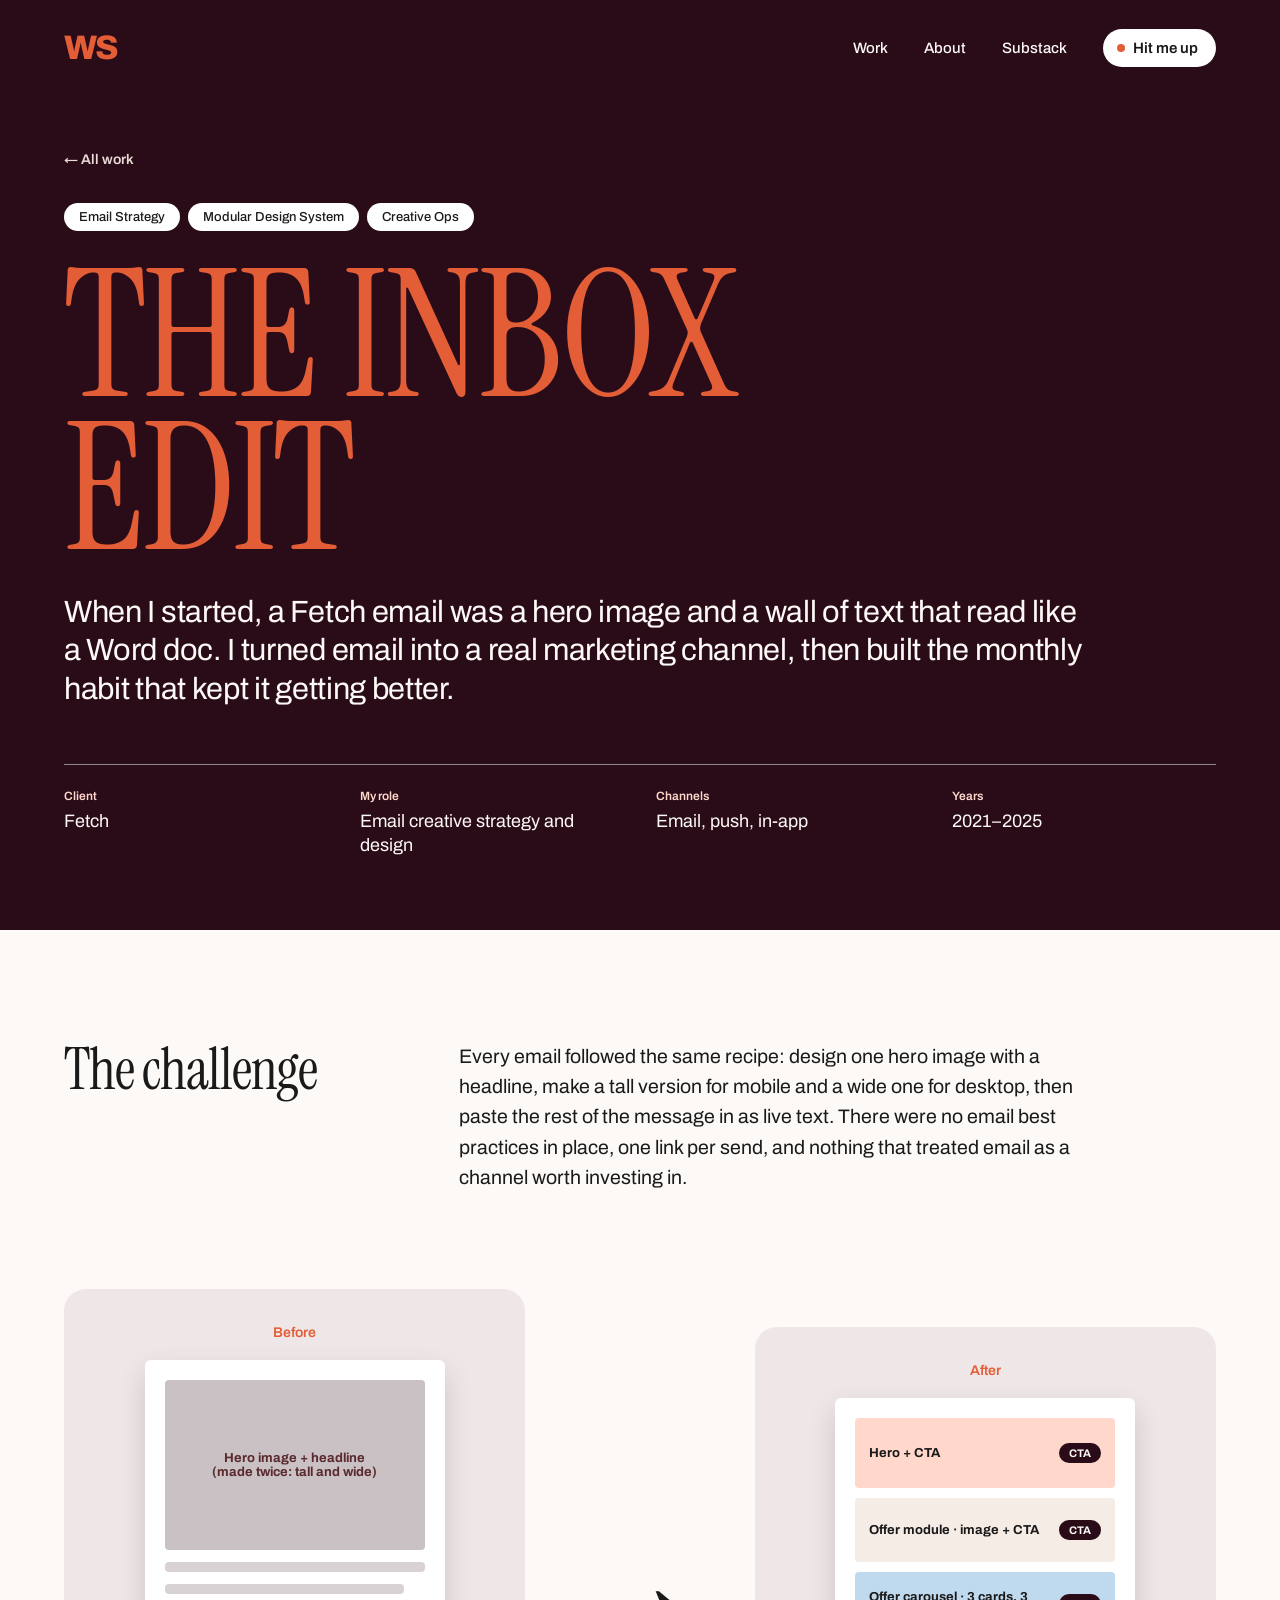
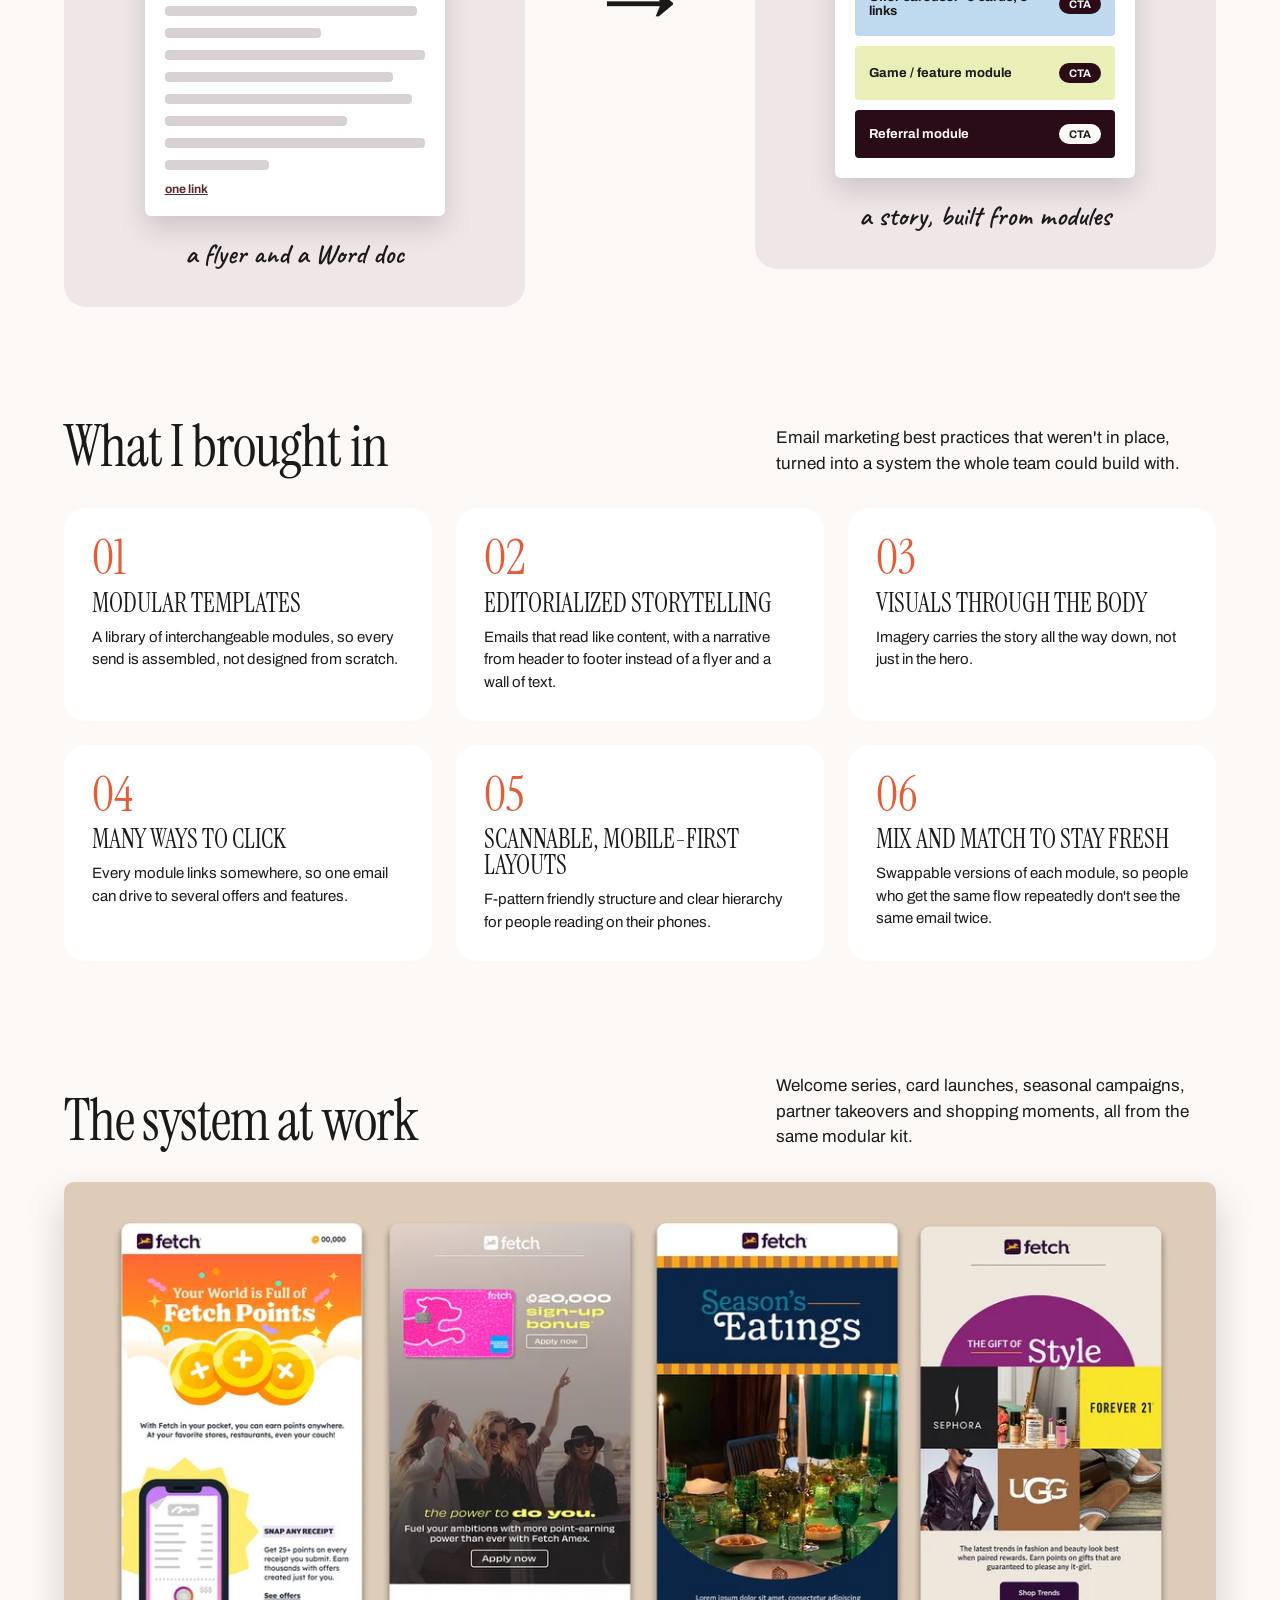
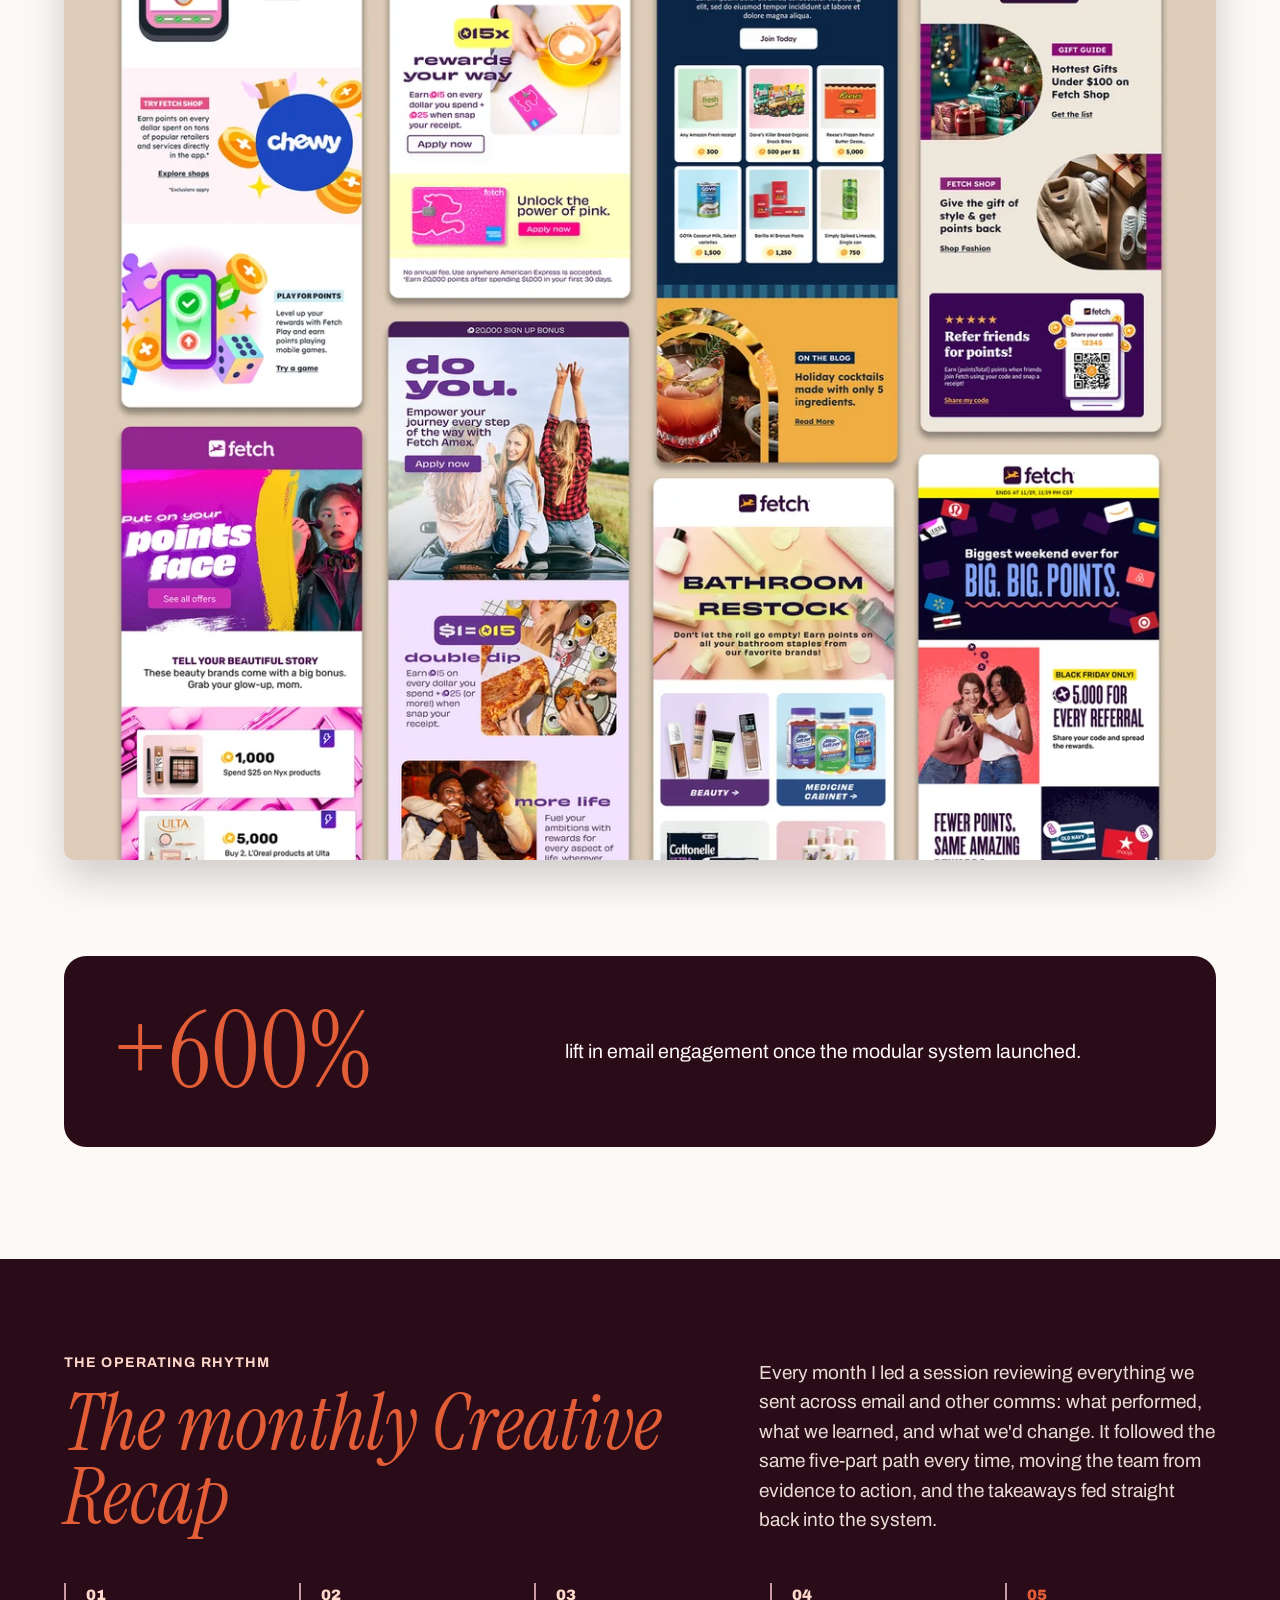
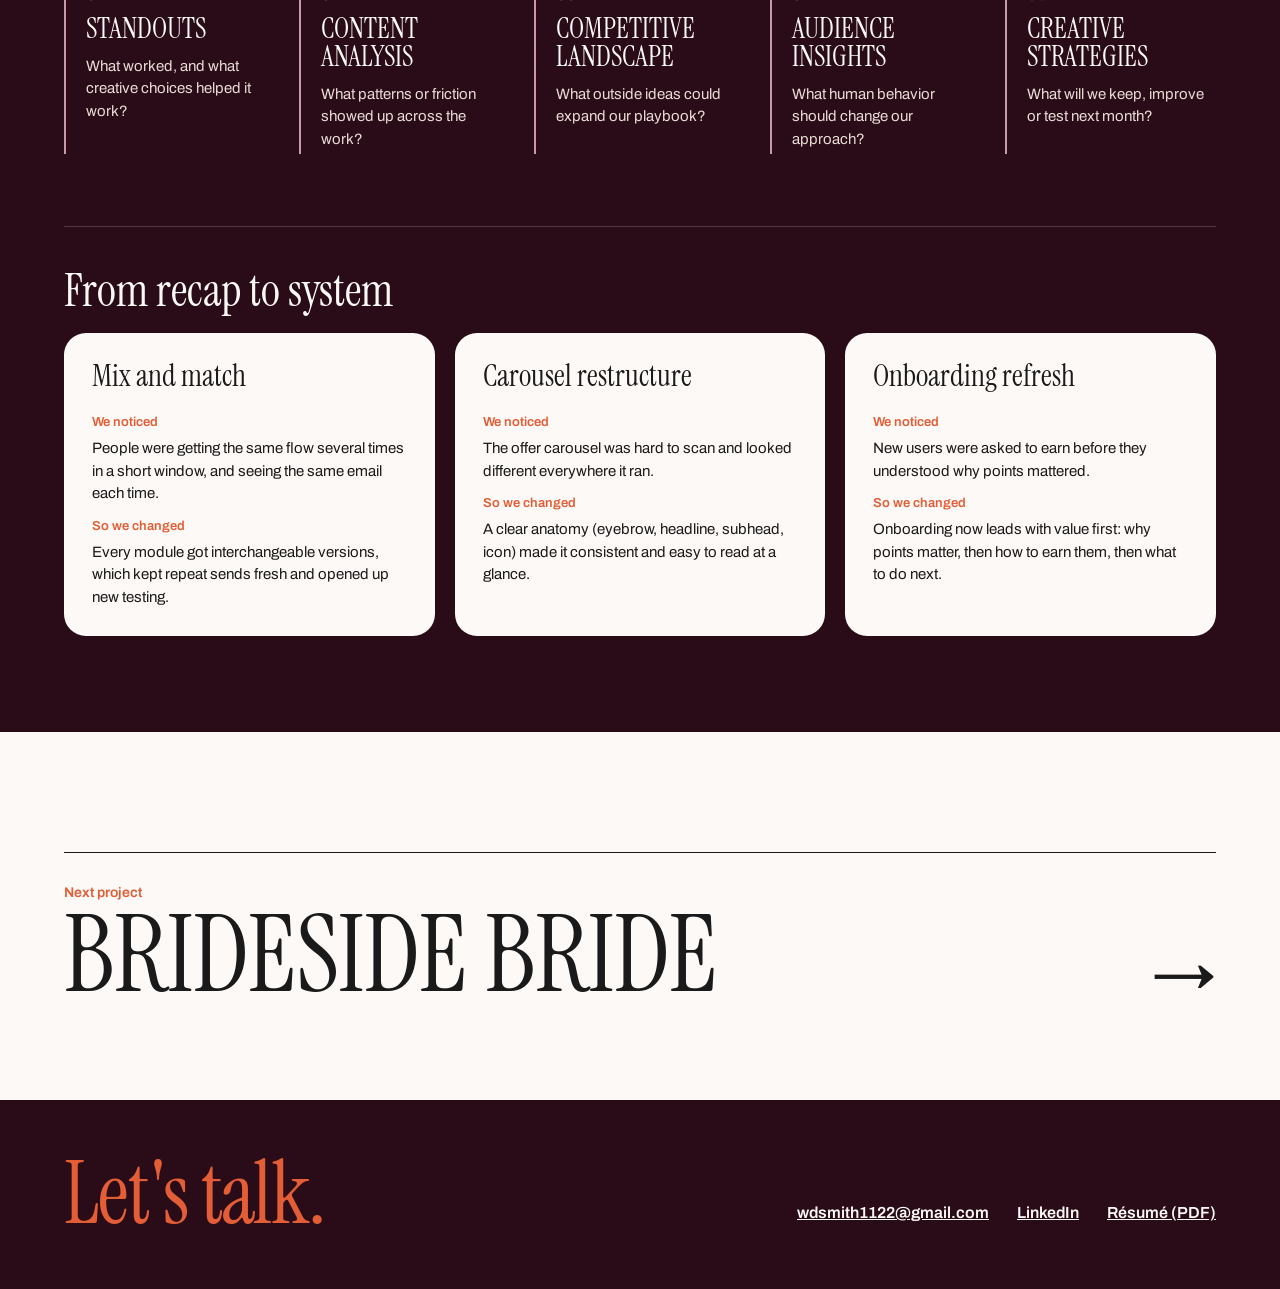
<file: fetch-email/index.html>
<!doctype html>
<html lang="en">
<head>
<meta charset="utf-8">
<meta name="viewport" content="width=device-width, initial-scale=1">
<title>The Inbox Edit · Whitney Delyse Smith</title>
<meta name="description" content="How Whitney Delyse Smith turned Fetch email from a hero image and a wall of text into a modular, editorial system, then built the monthly Creative Recap that kept it getting better.">
<meta property="og:title" content="The Inbox Edit · Whitney Delyse Smith">
<meta property="og:description" content="I turned email into a real marketing channel, then built the monthly habit that kept it getting better.">
<meta property="og:image" content="https://whitneydelyse.com/img/64aa64cd17b05e166dabbc33adcb8d55.webp">
<meta property="og:type" content="article">
<meta name="twitter:card" content="summary_large_image">
<link rel="icon" href="/favicon.svg" type="image/svg+xml">
<link rel="preload" href="/fonts/archivo.woff" as="font" type="font/woff" crossorigin>
<link rel="stylesheet" href="/site.css">
<style>
.top{padding-bottom:72px}
.cs-head .h-hero{font-size:clamp(64px,13.9vw,200px)}
.cs-head .dek{max-width:1020px}

.sec{padding:112px var(--pad) 0}
.sec.tight{padding-top:96px}
.sec.stack{gap:32px}
.sec-head{display:flex;justify-content:space-between;align-items:flex-end;gap:32px}
.sec-head p{max-width:440px;font-size:17px;line-height:1.5}

/* before / after */
.ba{align-items:center}
.wf{background:#EFE6E8;border-radius:var(--radius);padding:36px;display:flex;flex-direction:column;align-items:center;gap:20px}
.wf .hand{font-size:28px;text-align:center}
.mail{background:#fff;border-radius:6px;padding:20px;display:flex;flex-direction:column;gap:12px;width:300px;max-width:100%;box-shadow:0 12px 28px rgba(0,0,0,.15)}
.mail.mod{gap:10px}
.mail .heroimg{height:170px;border-radius:4px;background:#C9C1C4;display:flex;align-items:center;justify-content:center;font-size:13px;font-weight:700;color:#5A2A2E;text-align:center;padding:12px}
.mail .ln{display:block;height:10px;border-radius:4px;background:#D9D2D4}
.mail .one{align-self:flex-start;font-size:12px;font-weight:700;color:#5A2A2E;text-decoration:underline}
.mail .m{border-radius:4px;color:var(--ox);display:flex;align-items:center;justify-content:space-between;gap:8px;padding:0 14px;font-size:13px;font-weight:700}
.mail .m .c{background:var(--dark);color:var(--cream);border-radius:999px;padding:4px 10px;font-size:11px;flex:none}
.mail .m.dark{background:var(--dark);color:var(--cream)}
.mail .m.dark .c{background:var(--cream);color:var(--ox)}
.ba-arrow{display:flex;justify-content:center;font-size:72px}

/* cards */
.pcard{background:#fff;border-radius:var(--radius);padding:28px;display:flex;flex-direction:column;gap:10px}
.pcard .n{font-family:var(--serif);font-weight:400;font-stretch:100%;font-size:48px;line-height:.9;color:var(--rose)}
.pcard .t{font-family:var(--serif);font-weight:400;font-stretch:100%;font-size:26px;line-height:1;text-transform:uppercase}
.pcard .d{font-size:15px;line-height:1.5}
.ocard{background:var(--cream);border-radius:var(--radius);padding:30px;display:flex;flex-direction:column;gap:12px}
.ocard .t{font-family:var(--serif);font-weight:400;font-stretch:100%;font-size:30px;line-height:1;text-transform:uppercase}
.ocard .d{font-size:16px;line-height:1.55}

.wall{width:100%;height:auto;border-radius:10px;box-shadow:0 18px 40px rgba(0,0,0,.18)}

.band{background:var(--dark);color:var(--cream);border-radius:var(--radius);padding:48px;align-items:center}
.band .num{font-family:var(--serif);font-weight:400;font-stretch:100%;font-size:clamp(80px,8.3vw,120px);line-height:.9;color:var(--gold)}

/* recap */
.recap{margin-top:112px;background:var(--dark);color:var(--cream);padding:96px var(--pad);display:flex;flex-direction:column;gap:48px}
.recap-head{gap:40px;align-items:end}
.recap-head .eb{font-size:14px;font-weight:700;letter-spacing:.08em;text-transform:uppercase;color:var(--pink)}
.recap-head h2{font-family:var(--serif);font-style:italic;font-weight:400;font-size:clamp(48px,6.1vw,88px);line-height:.95;color:var(--gold)}
.recap-head p{font-size:19px;line-height:1.55;color:var(--sand)}
.steps{display:grid;grid-template-columns:repeat(5,minmax(0,1fr));gap:24px}
.steps>div{border-left:2px solid #C99AA6;padding:4px 0 4px 20px;display:flex;flex-direction:column;gap:12px}
.steps .n{font-weight:900;font-size:15px;color:var(--pink)}
.steps .n.last{color:var(--gold)}
.steps .t{font-family:var(--serif);font-weight:400;font-stretch:100%;font-size:28px;line-height:1;text-transform:uppercase;color:var(--cream)}
.steps .d{font-size:15px;line-height:1.5;color:var(--sand)}
.loop{display:flex;flex-direction:column;gap:20px;margin-top:24px;border-top:1px solid rgba(255,255,255,.18);padding-top:40px}
.loop-h{font-family:var(--serif);font-size:clamp(34px,3.6vw,52px);line-height:1;color:var(--cream)}
.loop-grid{display:grid;grid-template-columns:repeat(3,minmax(0,1fr));gap:20px}
.lc{background:var(--cream);color:var(--ox);border-radius:var(--radius);padding:28px;display:flex;flex-direction:column;gap:8px}
.lc .lt{font-family:var(--serif);font-size:30px;line-height:1;margin-bottom:10px}
.lc .lk{font-size:13px;font-weight:600;color:var(--coral);margin-top:6px}
.lc p{font-size:15px;line-height:1.5}
@media (max-width:900px){.loop-grid{grid-template-columns:minmax(0,1fr)}}

@media (max-width:1024px){
  .steps{grid-template-columns:repeat(3,minmax(0,1fr));row-gap:36px}
  .wf{padding:28px 20px}
}
@media (max-width:900px){
  .sec-head{flex-direction:column;align-items:flex-start;gap:16px}
  .ba-arrow{font-size:56px;line-height:1;transform:rotate(90deg)}
  .ba{justify-items:center}
  .ba>.wf{width:100%;max-width:520px}
}
@media (max-width:900px) and (min-width:761px){.outs{grid-template-columns:repeat(3,minmax(0,1fr))}.ocard{padding:24px}.ocard .t{font-size:26px}}
@media (max-width:760px){
  .outs{grid-template-columns:minmax(0,1fr)}
  .top{padding-bottom:48px}
  .sec{padding-top:72px}
  .sec.tight{padding-top:64px}
  .cols3.single{grid-template-columns:minmax(0,1fr)}
  .band{padding:28px;gap:12px}
  .band .body-lg{font-size:18px}
  .recap{margin-top:72px;padding:64px var(--pad);gap:36px}
  .recap-head{gap:16px}
  .recap-head p{font-size:17px}
  .steps{grid-template-columns:minmax(0,1fr);gap:24px}
  .steps .t{font-size:24px}
  .pcard,.ocard{padding:24px}
  .pcard .t{font-size:24px}
  .ocard .t{font-size:26px}
  .wf .hand{font-size:24px}
}
</style>
</head>
<body>
<a class="skip" href="#main">Skip to content</a>
<div class="page">

<header class="top">
<nav class="nav" aria-label="Main">
<a class="brand" href="/" aria-label="Whitney Delyse Smith, home">WS</a>
<div class="links">
<a href="/#work">Work</a>
<a href="/about/">About</a>
<a href="https://flipsidebywhit.substack.com" target="_blank" rel="noopener">Substack</a>
<a class="cta" href="#contact">Hit me up</a>
</div>
</nav>
<div class="cs-head">
<a class="back" href="/">&larr; All work</a>
<div class="tags"><span class="pill">Email Strategy</span><span class="pill">Modular Design System</span><span class="pill">Creative Ops</span></div>
<h1 class="h-hero">The Inbox<br>Edit</h1>
<p class="dek">When I started, a Fetch email was a hero image and a wall of text that read like a Word doc. I turned email into a real marketing channel, then built the monthly habit that kept it getting better.</p>
</div>
<div class="meta">
<div><span class="label">Client</span><span>Fetch</span></div>
<div><span class="label">My role</span><span>Email creative strategy and design</span></div>
<div><span class="label">Channels</span><span>Email, push, in-app</span></div>
<div><span class="label">Years</span><span>2021–2025</span></div>
</div>
</header>

<main id="main">
<section class="sec g12">
<div class="s4"><h2 class="h-section">The challenge</h2></div>
<p class="s7 body-lg">Every email followed the same recipe: design one hero image with a headline, make a tall version for mobile and a wide one for desktop, then paste the rest of the message in as live text. There were no email best practices in place, one link per send, and nothing that treated email as a channel worth investing in.</p>
</section>

<section class="sec tight g12 ba" aria-label="Before and after">
<div class="s5 wf"><span class="eyebrow">Before</span><div class="mail"><span class="heroimg">Hero image + headline<br>(made twice: tall and wide)</span><span class="ln" style="width:100%"></span><span class="ln" style="width:92%"></span><span class="ln" style="width:97%"></span><span class="ln" style="width:60%"></span><span class="ln" style="width:100%"></span><span class="ln" style="width:88%"></span><span class="ln" style="width:95%"></span><span class="ln" style="width:70%"></span><span class="ln" style="width:100%"></span><span class="ln" style="width:40%"></span><span class="one">one link</span></div><span class="hand">a flyer and a Word doc</span></div>
<div class="s2 ba-arrow" aria-hidden="true">&rarr;</div>
<div class="s5 wf"><span class="eyebrow">After</span><div class="mail mod"><span class="m" style="height:70px;background:var(--pink)"><span>Hero + CTA</span><span class="c">CTA</span></span><span class="m" style="height:64px;background:var(--soft)"><span>Offer module · image + CTA</span><span class="c">CTA</span></span><span class="m" style="height:64px;background:#BFD9EE"><span>Offer carousel · 3 cards, 3 links</span><span class="c">CTA</span></span><span class="m" style="height:54px;background:var(--lime)"><span>Game / feature module</span><span class="c">CTA</span></span><span class="m dark" style="height:48px"><span>Referral module</span><span class="c">CTA</span></span></div><span class="hand">a story, built from modules</span></div>
</section>

<section class="sec stack">
<div class="sec-head"><h2 class="h-section">What I brought in</h2><p>Email marketing best practices that weren't in place, turned into a system the whole team could build with.</p></div>
<div class="cols3">
<div class="pcard"><span class="n">01</span><span class="t">Modular templates</span><span class="d">A library of interchangeable modules, so every send is assembled, not designed from scratch.</span></div>
<div class="pcard"><span class="n">02</span><span class="t">Editorialized storytelling</span><span class="d">Emails that read like content, with a narrative from header to footer instead of a flyer and a wall of text.</span></div>
<div class="pcard"><span class="n">03</span><span class="t">Visuals through the body</span><span class="d">Imagery carries the story all the way down, not just in the hero.</span></div>
<div class="pcard"><span class="n">04</span><span class="t">Many ways to click</span><span class="d">Every module links somewhere, so one email can drive to several offers and features.</span></div>
<div class="pcard"><span class="n">05</span><span class="t">Scannable, mobile-first layouts</span><span class="d">F-pattern friendly structure and clear hierarchy for people reading on their phones.</span></div>
<div class="pcard"><span class="n">06</span><span class="t">Mix and match to stay fresh</span><span class="d">Swappable versions of each module, so people who get the same flow repeatedly don't see the same email twice.</span></div>
</div>
</section>

<section class="sec stack">
<div class="sec-head"><h2 class="h-section">The system at work</h2><p>Welcome series, card launches, seasonal campaigns, partner takeovers and shopping moments, all from the same modular kit.</p></div>
<img class="wall" src="/img/64aa64cd17b05e166dabbc33adcb8d55.webp" alt="Eleven Fetch emails built from the modular system" width="1200" height="1331" loading="lazy">
</section>

<section class="sec tight">
<div class="band g12">
<span class="s5 num">+600%</span>
<span class="s7 body-lg" style="line-height:1.5">lift in email engagement once the modular system launched.</span>
</div>
</section>

<section class="recap">
<div class="g12 recap-head">
<div class="s7 stack" style="gap:16px">
<span class="eb">The operating rhythm</span>
<h2>The monthly Creative Recap</h2>
</div>
<p class="s5">Every month I led a session reviewing everything we sent across email and other comms: what performed, what we learned, and what we'd change. It followed the same five-part path every time, moving the team from evidence to action, and the takeaways fed straight back into the system.</p>
</div>
<div class="steps">
<div><span class="n">01</span><span class="t">Standouts</span><span class="d">What worked, and what creative choices helped it work?</span></div>
<div><span class="n">02</span><span class="t">Content analysis</span><span class="d">What patterns or friction showed up across the work?</span></div>
<div><span class="n">03</span><span class="t">Competitive landscape</span><span class="d">What outside ideas could expand our playbook?</span></div>
<div><span class="n">04</span><span class="t">Audience insights</span><span class="d">What human behavior should change our approach?</span></div>
<div><span class="n last">05</span><span class="t">Creative strategies</span><span class="d">What will we keep, improve or test next month?</span></div>
</div>
<div class="loop">
<p class="loop-h">From recap to system</p>
<div class="loop-grid">
<div class="lc"><span class="lt">Mix and match</span><span class="lk">We noticed</span><p>People were getting the same flow several times in a short window, and seeing the same email each time.</p><span class="lk">So we changed</span><p>Every module got interchangeable versions, which kept repeat sends fresh and opened up new testing.</p></div>
<div class="lc"><span class="lt">Carousel restructure</span><span class="lk">We noticed</span><p>The offer carousel was hard to scan and looked different everywhere it ran.</p><span class="lk">So we changed</span><p>A clear anatomy (eyebrow, headline, subhead, icon) made it consistent and easy to read at a glance.</p></div>
<div class="lc"><span class="lt">Onboarding refresh</span><span class="lk">We noticed</span><p>New users were asked to earn before they understood why points mattered.</p><span class="lk">So we changed</span><p>Onboarding now leads with value first: why points matter, then how to earn them, then what to do next.</p></div>
</div>
</div>
</section>

<a class="next" href="/brideside-bride/">
<span class="stack" style="gap:8px"><span class="eyebrow">Next project</span><span class="title">Brideside BRIDE</span></span>
<span class="arrow" aria-hidden="true">&rarr;</span>
</a>
</main>

<footer class="footer" id="contact">
<span class="big">Let's talk.</span>
<div class="links">
<a href="mailto:wdsmith1122@gmail.com">wdsmith1122@gmail.com</a>
<a href="https://www.linkedin.com/in/whitneydsmith1" target="_blank" rel="noopener">LinkedIn</a>
<a href="https://docs.google.com/document/d/1M2qHuFPSoKueWIUL6fcHE2FIn6Q889Xtm_iDmG9Anfg/export?format=pdf" target="_blank" rel="noopener">Résumé (PDF)</a>
</div>
</footer>

</div>
<script src="/site.js" defer></script>
</body>
</html>
</file>
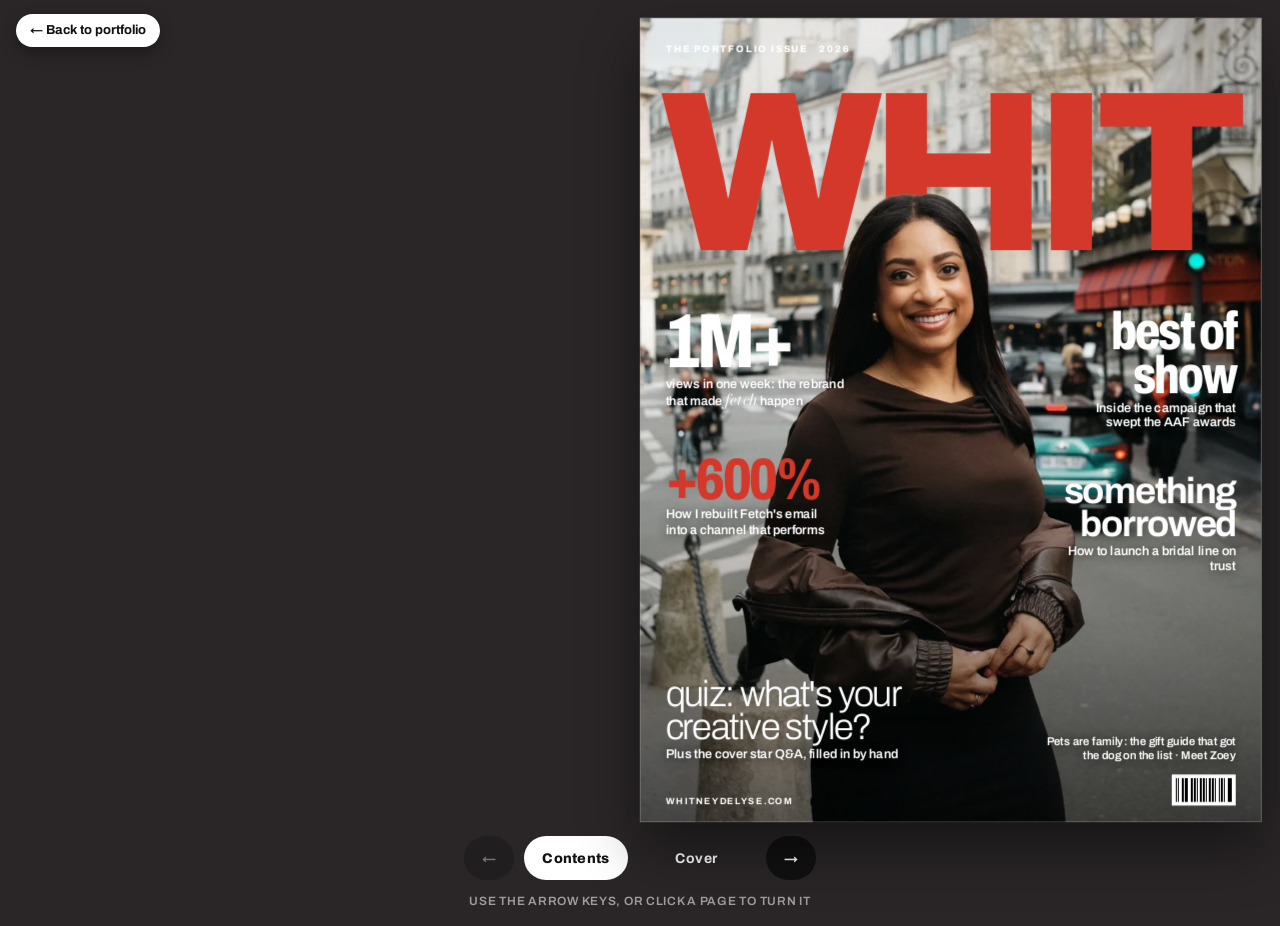
<file: magazine/index.html>
<!doctype html><html lang="en"><head><meta charset="utf-8"><meta name="viewport" content="width=device-width,initial-scale=1,viewport-fit=cover">
<meta name="description" content="WHIT, The Portfolio Issue: Whitney Delyse Smith's creative strategy portfolio, as a magazine.">
<meta property="og:title" content="WHIT · The Portfolio Issue"><meta property="og:description" content="My portfolio, as the magazine I always wanted to make.">
<meta property="og:image" content="https://whitneydelyse.com/img/whit-cover.webp"><meta property="og:type" content="website"><meta name="twitter:card" content="summary_large_image">
<link rel="icon" href="/favicon.svg" type="image/svg+xml"><style>html,body{margin:0;background:#2A2627}.site-back{position:fixed;left:16px;top:14px;z-index:1000;background:#fff;color:#111;font:700 13px/1 Archivo,system-ui,sans-serif;text-decoration:none;padding:10px 14px;border-radius:999px;box-shadow:0 6px 16px rgba(0,0,0,.3)}.site-back:hover{background:#D3382B;color:#fff}</style></head><body><a class="site-back" href="/">&larr; Back to portfolio</a><title>WHIT · The Portfolio Issue</title>
<meta name="claude:viewport-fit-sides" content="cover">
<link rel="preconnect" href="https://fonts.googleapis.com">
<link rel="preconnect" href="https://fonts.gstatic.com" crossorigin>
<link rel="stylesheet" href="https://fonts.googleapis.com/css2?family=Archivo:ital,wdth,wght@0,62..125,400..900;1,62..125,400..900&family=Bodoni+Moda:ital,opsz,wght@0,6..96,400..700;1,6..96,400..700&family=Caveat:wght@500;600&display=swap">
<style>
/* Layout: a teen-glossy flipbook. Desktop shows 680x880 pages as spreads on a desk; phones read the pages as one long scroll. Single deliberate look (printed paper), no dark theme. */
:root{
  --paper:#FFFFFF; --ink:#111111; --hot:#D3382B; --bubble:#F7E1DC; --sky:#DCE6F1; --lemon:#F1E7C6; --lime:#E8E6DC; --grape:#111111; --desk:#2A2627; --off:#F4F1EC; --mute:#6A6464; --blush:#F7E1DC;
  --display:'Archivo','Helvetica Neue',Arial,sans-serif;
  --sans:'Archivo','Helvetica Neue',Arial,sans-serif;
  --script:'Bodoni Moda','Didot',Georgia,serif;
  --marker:'Caveat','Bradley Hand',cursive;
  --didone:'Bodoni Moda','Didot','Bodoni 72',Georgia,serif;
  color-scheme:light;
}
*{box-sizing:border-box}
html,body{margin:0}
body{background:var(--desk);color:var(--ink);font-family:var(--sans);-webkit-font-smoothing:antialiased}
a{color:inherit}
img{max-width:100%;display:block}
h1,h2,h3,p,ul,ol,figure{margin:0;padding:0}
ul,ol{list-style:none}
button{font:inherit;color:inherit}
:focus-visible{outline:3px solid var(--lemon);outline-offset:3px}

/* ---------- desk + book (desktop) ---------- */
body{background:var(--desk)}
.app{min-height:100vh;display:flex;flex-direction:column;align-items:center;justify-content:center;gap:14px;padding-block:18px;padding-left:max(16px,env(safe-area-inset-left,0px));padding-right:max(16px,env(safe-area-inset-right,0px))}
.viewport{position:relative;width:100%;flex:1;display:flex;align-items:center;justify-content:center;min-height:0}
.book{position:relative;width:1360px;height:880px;transform-origin:50% 50%;perspective:2600px;flex:none}
.pg{position:absolute;top:0;width:680px;height:880px;overflow:hidden;background:var(--paper);box-shadow:0 30px 60px rgba(0,0,0,.45);backface-visibility:hidden;visibility:hidden}
.pg.L{left:0;visibility:visible;transform-origin:100% 50%}
.pg.R{left:680px;visibility:visible;transform-origin:0 50%}
.pg.L::after{content:"";position:absolute;inset:0 0 0 auto;width:60px;background:linear-gradient(90deg,transparent,rgba(0,0,0,.14));pointer-events:none;z-index:50}
.pg.R::after{content:"";position:absolute;inset:0 auto 0 0;width:60px;background:linear-gradient(270deg,transparent,rgba(0,0,0,.16));pointer-events:none;z-index:50}
.pg.cover::after,.pg.back::after{display:none}
.pg.turn-out{z-index:20;transition:transform .42s cubic-bezier(.5,0,.9,.6)}
.pg.turn-in{z-index:21;transition:transform .42s cubic-bezier(.1,.4,.5,1)}
.bar{display:flex;align-items:center;gap:10px;color:#fff;font-family:var(--sans);font-weight:700;font-size:14px;flex:none}
.bar button{border:0;cursor:pointer;background:var(--hot);color:#fff;border-radius:999px;height:44px;min-width:44px;padding:0 18px;font-weight:800;letter-spacing:.02em;box-shadow:0 4px 0 #b3105f}
.bar button:hover{background:#ff4aa1}
.bar button:active{transform:translateY(2px);box-shadow:0 2px 0 #b3105f}
.bar button[disabled]{opacity:.35;cursor:default}
.bar .where{min-width:118px;text-align:center;font-variant-numeric:tabular-nums;letter-spacing:.04em}
.bar .toc{background:#fff;color:var(--ink);box-shadow:0 4px 0 #c9b8e6}
.hint{color:rgba(255,255,255,.55);font-size:12px;font-weight:600;letter-spacing:.06em;text-transform:uppercase}

/* ---------- shared page parts ---------- */
.pad{position:absolute;inset:34px 36px 46px}
.folio{position:absolute;bottom:16px;left:36px;right:36px;display:flex;justify-content:space-between;font-size:10.5px;font-weight:800;letter-spacing:.14em;text-transform:uppercase;color:rgba(28,15,44,.55);z-index:5}
.folio b{color:var(--hot)}
.kick{font-family:var(--script);font-style:italic;font-weight:500;color:var(--hot);font-size:38px;line-height:1;font-weight:400}
.hed{font-family:var(--display);font-weight:700;text-transform:lowercase;line-height:.84;letter-spacing:-.055em;text-wrap:balance}
.dek{font-weight:700;font-size:17px;line-height:1.35;text-wrap:balance}
.copy{font-size:14px;line-height:1.55}
.copy p+p{margin-top:9px}
.copy .drop::first-letter{font-family:var(--display);font-weight:700;float:left;font-size:56px;line-height:.82;margin:4px 8px 0 0;color:var(--hot)}
.cond{font-weight:900;font-stretch:62%;text-transform:uppercase;line-height:.88}
.marker{font-family:var(--marker);font-weight:600;font-weight:400}
.label{font-size:11px;font-weight:800;letter-spacing:.14em;text-transform:uppercase}
.box{border-radius:14px;padding:16px 18px}
.dots{background-image:radial-gradient(rgba(255,47,146,.28) 1.6px,transparent 1.8px);background-size:14px 14px}
.polaroid{background:#fff;padding:9px 9px 34px;box-shadow:0 10px 22px rgba(28,15,44,.25)}
.polaroid img{width:100%;height:100%;object-fit:cover}
.polaroid .cap{position:absolute;left:0;right:0;bottom:7px;text-align:center;font-family:var(--marker);font-weight:600;font-size:14px}
.tape{position:relative}
.tape::before{content:"";position:absolute;top:-12px;left:50%;width:90px;height:24px;margin-left:-45px;background:rgba(255,232,59,.75);transform:rotate(-4deg);z-index:3;box-shadow:0 1px 2px rgba(0,0,0,.1)}
.burst{display:flex;align-items:center;justify-content:center;flex-direction:column;text-align:center;line-height:.92}
.sticker{border-radius:50%;display:flex;align-items:center;justify-content:center;flex-direction:column;text-align:center;box-shadow:0 8px 16px rgba(28,15,44,.25)}
.chk li{display:flex;gap:10px;align-items:flex-start}
.chk li::before{content:"";flex:0 0 16px;height:16px;margin-top:2px;border:2.5px solid var(--ink);border-radius:3px;background:linear-gradient(45deg,transparent 45%,var(--hot) 45% 60%,transparent 60%)}
.stat{display:flex;flex-direction:column;gap:2px}
.stat .n{font-family:var(--display);font-weight:700;font-size:46px;line-height:.9;color:var(--hot)}
.stat .t{font-size:12.5px;font-weight:700;line-height:1.3}
.chip{display:inline-block;background:var(--ink);color:#fff;font-size:11px;font-weight:800;letter-spacing:.1em;text-transform:uppercase;padding:5px 10px;border-radius:999px}
.ph{width:100%;height:100%;object-fit:cover}

/* ---------- 1 cover ---------- */
.cover{background:#cfc6bb}
.cover>img.bg{position:absolute;inset:0;width:100%;height:100%;object-fit:cover;object-position:50% 30%}
.cover .shade{position:absolute;inset:0;background:linear-gradient(180deg,rgba(28,15,44,.0) 55%,rgba(28,15,44,.55) 100%)}
.mast{position:absolute;left:0;right:0;top:20px;text-align:center;font-family:var(--display);font-weight:700;font-size:206px;line-height:.82;color:var(--hot);letter-spacing:-.02em;text-shadow:5px 5px 0 #fff,9px 9px 0 var(--ink)}
.mast-top{position:absolute;left:30px;right:30px;top:14px;display:flex;justify-content:space-between;font-size:11px;font-weight:900;letter-spacing:.16em;text-transform:uppercase;color:var(--ink);z-index:2}
.mast-sub{position:absolute;left:0;right:0;top:196px;text-align:center;font-family:var(--script);font-style:italic;font-weight:500;font-size:30px;color:#fff;text-shadow:0 2px 8px rgba(0,0,0,.5)}
.cl{position:absolute;z-index:3}
.cl .big{font-weight:900;font-stretch:62%;text-transform:uppercase;line-height:.86;display:block}
.cl .sm{font-weight:800;font-size:15px;line-height:1.15;display:block;margin-top:5px}
.cl-1{left:24px;top:250px;width:230px}
.cl-1 .big{font-size:54px;color:var(--lemon);text-shadow:3px 3px 0 var(--ink)}
.cl-1 .sm{color:#fff;text-shadow:0 1px 4px rgba(0,0,0,.8)}
.cl-2{left:24px;top:474px;width:200px;background:var(--hot);color:#fff;padding:12px 14px;transform:rotate(-3deg);box-shadow:0 8px 18px rgba(0,0,0,.3)}
.cl-2 .big{font-family:var(--display);font-weight:700;font-size:46px;font-stretch:100%}
.cl-3{left:24px;top:604px;width:168px;height:168px;background:var(--sky);color:var(--ink);transform:rotate(-8deg)}
.cl-3 .big{font-family:var(--display);font-weight:700;font-size:40px;font-stretch:100%}
.cl-3 .sm{font-size:13.5px;padding:0 16px}
.cl-4{right:22px;top:250px;width:178px;height:178px;background:var(--lemon);color:var(--ink);transform:rotate(9deg)}
.cl-4 .big{font-family:var(--display);font-weight:700;font-size:52px;font-stretch:100%;color:var(--hot)}
.cl-4 .sm{font-size:13px;padding:0 26px}
.cl-5{right:22px;top:458px;width:200px;text-align:right}
.cl-5 .big{font-size:42px;color:#fff;text-shadow:3px 3px 0 var(--hot)}
.cl-5 .sm{color:#fff;text-shadow:0 1px 4px rgba(0,0,0,.8)}
.cl-6{left:0;right:0;bottom:0;background:var(--ink);color:#fff;padding:12px 26px 14px;display:flex;justify-content:space-between;align-items:center;gap:14px}
.cl-6 .plus{font-family:var(--display);font-weight:700;color:var(--lemon);font-size:24px}
.cl-6 .sm{margin:0;font-size:14px;flex:1}
.barcode{width:84px;height:46px;background:#fff;padding:5px;display:flex;flex-direction:column;gap:2px}
.barcode i{flex:1;background:repeating-linear-gradient(90deg,#000 0 2px,#fff 2px 3px,#000 3px 4px,#fff 4px 7px,#000 7px 10px,#fff 10px 11px)}
.barcode span{font-size:7px;font-weight:700;letter-spacing:.2em;text-align:center}
.cl-7{right:20px;top:690px;font-family:var(--marker);font-weight:600;color:#fff;font-size:20px;transform:rotate(-6deg);text-shadow:0 2px 6px rgba(0,0,0,.7);width:170px;text-align:center}

/* ---------- 2 contents ---------- */
.p-toc{background:var(--bubble)}
.p-toc .hed{font-size:78px;color:var(--ink)}
.toc-list{display:flex;flex-direction:column;gap:2px;margin-top:14px}
.toc-list a{display:grid;grid-template-columns:52px 1fr;gap:10px;align-items:start;text-decoration:none;padding:4px 0 5px;border-top:2px dashed rgba(28,15,44,.25)}
.toc-list a:hover .tt{color:var(--hot)}
.toc-list .no{font-family:var(--display);font-weight:700;font-size:28px;line-height:.9;color:var(--hot)}
.toc-list .tt{font-weight:900;font-stretch:75%;text-transform:uppercase;font-size:18px;line-height:1}
.toc-list .ds{font-size:11.5px;line-height:1.3;margin-top:2px;display:block}
.toc-sec{font-family:var(--script);font-style:italic;font-weight:500;font-size:24px;color:var(--grape);margin-top:2px}

/* ---------- 3 editor's letter ---------- */
.p-ed .kick{font-size:42px}
.p-ed .hed{font-size:66px;color:var(--ink);margin-top:2px}
.ed-grid{display:grid;grid-template-columns:1fr 210px;gap:24px;margin-top:16px}
.sig{font-family:Caveat,cursive!important;font-style:normal!important;font-family:var(--script);font-style:italic;font-weight:500;font-size:40px;color:var(--hot);margin-top:8px;line-height:1}
.ed-side{display:flex;flex-direction:column;gap:14px}
.ed-pic{position:relative;height:250px;transform:rotate(3deg)}
.reading{background:var(--lemon);border-radius:12px;padding:14px 14px 16px}
.reading .hd{font-family:var(--display);font-weight:700;font-size:20px;line-height:.95}
.reading a{display:block;text-decoration:none;margin-top:10px;font-size:12.5px;line-height:1.3;font-weight:700}
.reading a span{display:block;font-weight:500;font-size:11.5px;margin-top:2px}
.reading a:hover{color:var(--hot)}

/* ---------- 4-5 fetch ---------- */
.p-mfh1 .hero{position:absolute;left:0;right:0;top:0;height:400px}
.p-mfh1 .hero img{width:100%;height:100%;object-fit:cover;object-position:50% 38%}
.p-mfh1 .ttl{position:absolute;left:36px;right:30px;top:414px;z-index:2}
.p-mfh1 .ttl .kick{color:var(--lemon);text-shadow:0 2px 6px rgba(0,0,0,.5)}
.p-mfh1 .ttl .hed{font-size:72px;color:#fff;text-shadow:4px 4px 0 var(--hot)}
.p-mfh1 .lower{position:absolute;left:36px;right:36px;top:596px;bottom:46px;display:grid;grid-template-columns:1fr 1fr;gap:22px}
.play{position:absolute;right:28px;top:26px;z-index:3;width:126px;height:126px;background:var(--lemon);color:var(--ink);text-decoration:none;transform:rotate(10deg)}
.play b{font-family:var(--display);font-weight:700;font-size:26px;line-height:.9}
.play span{font-size:11px;font-weight:800;letter-spacing:.08em;text-transform:uppercase;margin-top:4px}
.p-mfh2{background:var(--bubble)}
.mfh-photos{position:absolute;left:30px;right:30px;top:30px;height:330px}
.mfh-photos .polaroid{position:absolute}
.quote{font-family:var(--display);font-weight:700;font-size:30px;line-height:1;text-transform:uppercase;color:var(--ink)}
.quote em{font-style:normal;color:var(--hot)}
.trophy{background:var(--ink);color:#fff;border-radius:16px;padding:16px 18px;display:grid;grid-template-columns:repeat(3,1fr);gap:12px;align-items:center}
.trophy .tt{grid-column:1/-1;display:flex;justify-content:space-between;align-items:baseline;gap:14px}.trophy .tt .label{text-align:right}
.award{height:118px;color:var(--ink)}
.award b{font-family:var(--display);font-weight:700;font-size:21px;line-height:.92;padding:0 12px}
.award span{font-size:10.5px;font-weight:800;line-height:1.15;margin-top:5px;padding:0 10px}

/* ---------- 6-7 email makeover ---------- */
.p-em1{background:var(--sky)}
.p-em1 .hed{font-size:76px;color:#fff;text-shadow:4px 4px 0 var(--ink)}
.ba{display:grid;grid-template-columns:1fr 1fr;gap:20px;margin-top:16px}
.ba .side{background:#fff;border-radius:16px;padding:14px;display:flex;flex-direction:column;gap:10px;position:relative}
.ba .tag{position:absolute;top:-14px;left:14px;font-family:var(--display);font-weight:700;font-size:22px;padding:4px 14px;border-radius:999px;color:#fff;transform:rotate(-4deg)}
.wire{border:2px solid #d8d2e2;border-radius:8px;padding:10px;display:flex;flex-direction:column;gap:6px;height:330px;overflow:hidden;background:#fbfaff}
.wire .heroimg{height:120px;border-radius:4px;background:linear-gradient(135deg,#d9d3e4,#c7bfd6);display:flex;align-items:center;justify-content:center;font-weight:900;font-size:13px;color:#7d7392}
.wire .ln{height:7px;border-radius:4px;background:#d9d3e4}
.wire .btn1{align-self:center;height:16px;width:90px;border-radius:4px;background:#b9b0ca;margin-top:4px}
.wire.after{background:#fff;border-color:var(--hot)}
.wire.after .m{border-radius:6px}
.wire.after .r2{display:grid;grid-template-columns:1fr 1fr;gap:6px}
.p-em1 .note{font-family:var(--marker);font-weight:600;font-size:15px;line-height:1.25;color:var(--ink)}
.p-em2 .hed{font-size:54px;color:var(--ink)}
.tricks{display:grid;grid-template-columns:1fr 1fr;gap:10px 18px;margin-top:12px;counter-reset:t}
.tricks li{counter-increment:t;display:grid;grid-template-columns:34px 1fr;gap:8px;font-size:12.5px;line-height:1.4}
.tricks li::before{content:counter(t);font-family:var(--display);font-weight:700;font-size:30px;line-height:.9;color:var(--hot)}
.tricks b{display:block;font-weight:900;font-stretch:75%;text-transform:uppercase;font-size:15px;line-height:1.05}
.em-bottom{position:absolute;left:36px;right:36px;bottom:46px;height:370px;display:grid;grid-template-columns:250px 1fr;gap:20px}
.wall{position:relative;border-radius:14px;overflow:hidden;background:#E3D2BF}
.wall img{width:100%;height:100%;object-fit:cover;object-position:50% 0}
.big600{position:absolute;right:-26px;top:-30px;width:150px;height:150px;background:var(--lemon);z-index:4}
.big600 b{font-family:var(--display);font-weight:700;font-size:36px;color:var(--hot)}
.big600 span{font-size:11px;font-weight:800;padding:0 22px;line-height:1.15}
.recap{background:var(--ink);color:#fff;border-radius:14px;padding:16px;display:flex;flex-direction:column;gap:10px}
.recap .hd{font-family:var(--display);font-weight:700;font-size:24px;line-height:.95;color:var(--lemon)}
.recap ol{display:flex;flex-wrap:wrap;gap:6px}
.recap ol li{background:rgba(255,255,255,.12);border-radius:999px;padding:5px 10px;font-size:11px;font-weight:800;letter-spacing:.04em;text-transform:uppercase}
.covers{display:grid;grid-template-columns:repeat(3,1fr);gap:6px}
.covers img{border-radius:5px;width:100%}

/* ---------- 8-9 culture ---------- */
.p-cu1{background:var(--lime)}
.p-cu1 .hed{font-size:96px;color:var(--ink)}
.hot-list{display:grid;grid-template-columns:1fr 1fr;gap:18px;margin-top:14px}
.hot-item{background:#fff;border-radius:16px;padding:12px;display:flex;flex-direction:column;gap:8px;position:relative}
.hot-item .imgs{height:250px;display:grid;gap:6px;grid-template-rows:minmax(0,1fr)}.hot-item .imgs img{min-height:0}
.hot-item .imgs img{width:100%;height:100%;object-fit:cover;border-radius:8px}
.hot-item h3{font-weight:900;font-stretch:75%;text-transform:uppercase;font-size:20px;line-height:1}
.hot-item p{font-size:12.5px;line-height:1.4}
.hotflag{position:absolute;top:-12px;right:-8px;background:var(--hot);color:#fff;font-family:var(--display);font-weight:700;font-size:16px;padding:6px 12px;border-radius:999px;transform:rotate(8deg);z-index:2}
.p-cu2{background:var(--ink);color:#fff}
.p-cu2 .kick{color:var(--lemon)}
.p-cu2 .hed{font-size:70px;color:#fff}
.zodiac{font-size:24px;letter-spacing:8px;color:var(--bubble);opacity:.8}
.star-card{background:linear-gradient(160deg,#3b1f63,#24123c);border:2px solid rgba(255,201,228,.35);border-radius:18px;padding:16px;display:grid;grid-template-columns:220px 1fr;gap:16px;align-items:center}
.star-card img{border-radius:10px}
.house{display:grid;grid-template-columns:1fr 200px;gap:18px;align-items:center}
.house img{border-radius:10px;background:#000}

/* ---------- 10-11 chewy ---------- */
.p-ch1 .kv{position:absolute;left:0;right:0;top:0;height:330px}
.p-ch1 .kv img{width:100%;height:100%;object-fit:cover;object-position:62% 50%}
.p-ch1 .body{position:absolute;left:36px;right:36px;top:356px;bottom:46px;display:flex;flex-direction:column;gap:12px}
.p-ch1 .hed{font-size:68px;color:var(--ink)}
.p-ch1 .hed span{color:var(--hot)}
.insight{background:var(--lime);border-radius:14px;padding:14px 18px;font-weight:900;font-stretch:75%;text-transform:uppercase;font-size:21px;line-height:1.05}
.p-ch2{background:var(--bubble)}
.phone{width:226px;height:470px;padding:9px;border-radius:36px;background:var(--ink);box-shadow:0 18px 36px rgba(28,15,44,.35)}
.phone img{width:100%;height:100%;object-fit:cover;object-position:50% 0;border-radius:28px;background:#fff}
.ch-grid{display:grid;grid-template-columns:240px 1fr;gap:26px;margin-top:6px}
.nums{display:flex;flex-direction:column;gap:12px}
.nums .stat{background:#fff;border-radius:14px;padding:12px 16px}
.nums .stat .n{font-size:56px}

/* ---------- 12-13 bride ---------- */
.p-br1{background:#EAF0F5}
.p-br1 .hed{font-size:84px;color:#0147AF;text-shadow:3px 3px 0 var(--bubble)}
.p-br1 .laptop{margin-top:12px;border-radius:14px;overflow:hidden;box-shadow:0 14px 28px rgba(1,71,175,.2)}
.vow{background:#0147AF;color:#fff;border-radius:16px;padding:16px 20px}
.vow .q{font-family:var(--display);font-weight:700;font-size:25px;line-height:1.02;text-transform:uppercase}
.steps3{display:flex;flex-direction:column;gap:14px;height:100%}
.step{display:grid;grid-template-columns:190px 1fr;gap:16px;align-items:center;flex:1;min-height:0}
.step .pic{height:100%;max-height:235px;display:grid;gap:6px;grid-template-columns:1fr 1fr}
.step .pic{grid-template-rows:minmax(0,1fr)}.step .pic img{width:100%;height:100%;min-height:0;object-fit:cover;object-position:50% 0;border-radius:8px}
.step h3{font-weight:900;font-stretch:75%;text-transform:uppercase;font-size:21px;line-height:1;margin:3px 0 5px}
.step p{font-size:12.5px;line-height:1.42}
.step .no{font-family:var(--display);font-weight:700;color:var(--hot);font-size:15px}

/* ---------- 14-15 system ---------- */
.p-sy1{background:#F7E6DF}
.p-sy1 .hed{font-size:66px;color:var(--ink)}
.kit{display:grid;grid-template-columns:repeat(4,1fr);gap:10px;margin-top:14px}
.swatch{display:flex;flex-direction:column;gap:5px;font-size:11px;font-weight:800;letter-spacing:.04em;text-transform:uppercase}
.swatch i{height:66px;border-radius:10px;border:2px solid #fff;box-shadow:0 4px 10px rgba(0,0,0,.12)}
.season{display:flex;gap:6px;margin-top:8px}
.season i{flex:1;height:22px;border-radius:999px;border:2px solid #fff}
.devs{display:grid;grid-template-columns:1fr 1fr;gap:12px;margin-top:14px}
.dev{background:#fff;border-radius:14px;padding:10px;display:flex;flex-direction:column;gap:6px}
.dev .pic{height:96px;display:flex;align-items:center;justify-content:center;background:#fbf7f4;border-radius:8px;overflow:hidden}
.dev .pic img{max-height:92px;width:auto}
.dev b{font-weight:900;font-stretch:75%;text-transform:uppercase;font-size:14.5px;line-height:1}
.dev span{font-size:11.5px;line-height:1.35}
.price{position:absolute;top:-8px;right:-6px;background:var(--hot);color:#fff;font-family:var(--marker);font-weight:600;font-size:13px;padding:3px 9px;border-radius:999px;transform:rotate(6deg)}
.p-sy2{background:var(--lemon)}
.p-sy2 .hed{font-size:84px;color:var(--ink)}
.tot{display:grid;grid-template-columns:1fr 1fr;gap:14px;margin-top:10px}
.tot figure{background:#fff;border-radius:14px;padding:8px 8px 10px;display:flex;flex-direction:column;gap:6px;position:relative}
.tot img{border-radius:8px}
.tot figcaption{font-size:11.5px;font-weight:800;line-height:1.25}
.tot .or{position:absolute;left:50%;top:50%;transform:translate(-50%,-50%) rotate(-8deg);background:var(--hot);color:#fff;font-family:var(--display);font-weight:700;font-size:20px;width:52px;height:52px;border-radius:50%;display:flex;align-items:center;justify-content:center;z-index:2;border:3px solid #fff}
.learned{background:var(--ink);color:#fff;border-radius:16px;padding:14px 18px;display:grid;grid-template-columns:1fr 1fr;gap:16px}
.learned p{font-size:12.5px;line-height:1.4}
.learned b{color:var(--lemon);display:block;font-size:14px;margin-bottom:3px}
.reach{display:grid;grid-template-columns:repeat(3,1fr);gap:12px}

/* ---------- 16-17 roots ---------- */
.p-ro1{background:var(--paper)}
.p-ro1 .hed{font-size:82px;color:var(--grape);text-shadow:4px 4px 0 var(--lemon)}
.scrap{position:absolute;left:30px;right:30px;top:200px;bottom:120px}
.scrap .tape{position:absolute;box-shadow:0 10px 22px rgba(28,15,44,.22);background:#fff;padding:7px}
.scrap img{width:100%}
.scrap .lbl{position:absolute;font-family:var(--marker);font-weight:600;font-size:17px;color:var(--hot);z-index:4}
.p-ro2{background:var(--bubble)}
.roots-grid{display:grid;grid-template-columns:1fr 1fr;grid-template-rows:auto auto;gap:16px}
.rcard{background:#fff;border-radius:16px;padding:12px;display:flex;flex-direction:column;gap:7px}
.rcard img{border-radius:8px;width:100%}
.rcard h3{font-weight:900;font-stretch:75%;text-transform:uppercase;font-size:19px;line-height:1}
.rcard p{font-size:12px;line-height:1.4}
.ssw{grid-column:1/-1;display:grid;grid-template-columns:150px 1fr;gap:16px;align-items:center}
.ssw .ph2{width:150px;padding:6px;border-radius:24px;background:var(--ink)}
.ssw .ph2 img{border-radius:18px}

/* ---------- 18 quiz ---------- */
.p-quiz{background:var(--sky)}
.p-quiz::before{inset:0 auto 0 0!important}
.p-quiz .fc-tab.q2{left:0;right:auto}
.p-quiz .pad{left:58px!important}
.p-quiz .hed{font-size:58px;color:#fff;text-shadow:4px 4px 0 var(--ink)}
.quiz{display:flex;flex-direction:column;gap:9px;margin-top:10px;position:relative}
.qq{background:#fff;border-radius:14px;padding:10px 14px}
.qq legend{font-weight:900;font-size:13.5px;line-height:1.25;padding:0;margin-bottom:6px}
.qq fieldset{border:0;padding:0;margin:0}
.qq label{display:flex;gap:8px;align-items:flex-start;font-size:12.5px;line-height:1.3;padding:3px 0;cursor:pointer}
.qq input{accent-color:var(--hot);margin:1px 0 0;flex:none;width:15px;height:15px}
.quiz-go{align-self:flex-start;border:0;background:var(--hot);color:#fff;font-family:var(--display);font-weight:700;font-size:18px;padding:10px 20px;border-radius:999px;cursor:pointer;box-shadow:0 4px 0 #b3105f}
.quiz-go:active{transform:translateY(2px);box-shadow:0 2px 0 #b3105f}
.result{position:absolute;right:-10px;bottom:-8px;width:330px;z-index:6;background:var(--lemon);border-radius:14px;padding:14px 18px;font-size:13px;line-height:1.4;transform:rotate(-2deg);box-shadow:0 12px 24px rgba(28,15,44,.35);border:3px solid #fff}
.result b{font-family:var(--display);font-weight:700;font-size:22px;display:block;line-height:1;margin-bottom:4px;color:var(--hot)}
.quiz-msg{font-family:var(--marker);font-weight:600;font-size:14px}

/* ---------- 19 ask whit ---------- */
.p-ask{background:var(--paper)}
.p-ask .hed{font-size:78px;color:var(--hot)}
.qa{display:flex;flex-direction:column;gap:14px;margin-top:6px}
.qa .q{font-weight:900;font-size:15.5px;line-height:1.3}
.qa .q::before{content:"Q: ";color:var(--hot);font-family:var(--display);font-weight:700}
.qa .a{font-size:13px;line-height:1.48;margin-top:3px}
.qa .a::before{content:"A: ";font-weight:900;color:var(--grape)}
.timeline{background:var(--bubble);border-radius:16px;padding:14px 16px;display:grid;grid-template-columns:repeat(4,1fr);gap:10px}
.timeline li{font-size:11.5px;line-height:1.35}
.timeline b{display:block;font-weight:900;font-stretch:75%;text-transform:uppercase;font-size:13px;line-height:1.05;margin-bottom:3px;color:var(--grape)}

/* ---------- 20 back cover ---------- */
.back{background:var(--hot);color:#fff}
.back .bk{position:absolute;left:36px;right:36px;top:60px;display:flex;flex-direction:column;align-items:flex-start;gap:18px}
.back .bm{font-family:var(--sans);font-weight:800;font-size:150px;letter-spacing:-.06em;line-height:.8;text-transform:lowercase;opacity:.18;margin-bottom:40px}
.back .bq{font-family:var(--sans);font-weight:700;font-size:64px;letter-spacing:-.05em;line-height:.9}
.back .bq span{display:block;font-family:'Bodoni Moda',serif;font-style:italic;font-weight:400;letter-spacing:-.02em}
.back .bs{font-size:16px;line-height:1.45;max-width:420px;font-weight:500}
.back .bk .sub{background:#fff;color:var(--hot);text-decoration:none;font-weight:800;font-size:15px;padding:12px 22px;border-radius:999px;margin-top:4px}
.back .ad{position:absolute;left:30px;right:30px;top:30px;bottom:200px;background:var(--ink);border-radius:20px;padding:30px;display:flex;flex-direction:column;gap:14px;overflow:hidden}
.back .ad .lbl{font-size:10px;letter-spacing:.2em;font-weight:800;text-transform:uppercase;opacity:.6}
.back .ad h2{font-family:var(--script);font-style:italic;font-weight:500;font-weight:400;font-size:104px;line-height:.9;color:var(--bubble)}
.back .ad .tag{font-family:var(--display);font-weight:700;font-size:30px;line-height:.98;color:var(--lemon);text-transform:uppercase}
.back .ad .posts{display:flex;flex-direction:column;gap:8px;margin-top:6px}
.back .ad .posts a{display:block;background:rgba(255,255,255,.08);border-radius:10px;padding:13px 16px;text-decoration:none;font-size:15px;font-weight:700}
.back .ad .posts a:hover{background:rgba(255,255,255,.16)}
.back .ad .sub{align-self:flex-start;background:var(--lemon);color:var(--ink);text-decoration:none;font-family:var(--display);font-weight:700;font-size:20px;padding:10px 20px;border-radius:999px;margin-top:auto}
.back .contact{position:absolute;left:30px;right:30px;bottom:36px;display:grid;grid-template-columns:1.1fr 1fr;gap:20px;align-items:end}
.back .contact .lt{font-family:var(--sans);font-weight:700;font-size:62px;letter-spacing:-.05em;line-height:.86}
.back .links{display:flex;flex-direction:column;gap:6px;font-size:14px;font-weight:800}
.back .links a,.back .links span{display:flex;justify-content:space-between;gap:10px;border-bottom:2px solid rgba(255,255,255,.4);padding:4px 0;text-decoration:none}
.copybtn{border:0;background:#fff;color:var(--hot);font-weight:900;font-size:11px;letter-spacing:.06em;text-transform:uppercase;border-radius:999px;padding:3px 10px;cursor:pointer}


/* ---------- 7 · "10 ways" layout ---------- */
.p-em2{background:var(--paper)}
.wk-photo{position:absolute;left:0;top:0;bottom:0;width:300px;overflow:hidden;background:#E3D2BF}
.wk-photo img{width:100%;height:100%;object-fit:cover;object-position:50% 0}
.wk-photo::after{content:"";position:absolute;inset:40% 0 0;background:linear-gradient(180deg,transparent,rgba(28,15,44,.85))}
.wk-hed{position:absolute;left:22px;right:16px;bottom:58px;z-index:2;display:flex;flex-direction:column;color:#fff;font-family:var(--display);font-weight:700;text-transform:uppercase;line-height:.88}
.wk-n{font-size:150px;color:var(--lemon);line-height:.78}
.wk-s{font-size:27px}
.wk-b{font-size:38px;color:var(--bubble)}
.p-em2 .big600{right:auto;left:140px;top:236px}
.p-em2 .folio{left:326px}
.wk-right{position:absolute;left:326px;right:30px;top:30px;bottom:46px;display:flex;flex-direction:column;gap:12px}
.wk-tag{align-self:flex-end;background:var(--lemon);color:var(--hot);font-family:var(--display);font-weight:700;text-transform:uppercase;font-size:34px;line-height:.86;padding:10px 16px 8px;text-align:left;box-shadow:4px 4px 0 var(--ink)}
.wk-list{display:flex;flex-direction:column;gap:9px}
.wk-list li{font-size:12.8px;line-height:1.42}
.wk-list b{font-family:var(--display);font-weight:700;font-weight:400;color:var(--hot);font-size:15px;letter-spacing:.01em}
.wk-win{margin-top:auto;background:var(--bubble);border-radius:12px;padding:12px 14px;font-size:12px;line-height:1.42;display:flex;flex-direction:column;gap:6px;border:2px dashed var(--hot)}
.wk-win-t{font-family:var(--display);font-weight:700;font-size:20px;line-height:.95;color:var(--ink);background:var(--lemon);align-self:flex-start;padding:4px 10px;transform:rotate(-2deg)}
.wk-cred{font-size:10.5px;font-weight:800;letter-spacing:.06em;text-transform:uppercase;opacity:.7}

/* ---------- 14 · "what ___ loves" layout ---------- */
.p-mc{background:#F7F4F2;font-family:var(--didone)}
.p-mc *,.cs-titlebox h2,.cs-note{font-optical-sizing:none;font-variation-settings:"opsz" 11}
.mc-frame{position:absolute;inset:0;width:100%;height:100%;opacity:.35}
.mc-title{position:absolute;left:220px;width:240px;top:300px;text-align:center;z-index:2;display:flex;flex-direction:column;gap:8px;align-items:center}
.mc-kick{font-family:var(--script);font-style:italic;font-weight:500;color:var(--hot);font-size:24px;line-height:1}
.mc-title h2{font-family:var(--didone);font-weight:700;text-transform:uppercase;line-height:.84;font-size:68px;letter-spacing:-.01em;display:flex;flex-direction:column}
.mc-title h2 em{font-style:italic;color:var(--hot);font-size:76px;text-transform:uppercase}
.mc-dek{font-family:var(--didone);font-size:15px;line-height:1.3;font-weight:500}
.mc-dek em{color:var(--hot)}
.mc-item{position:absolute;display:flex;flex-direction:column;gap:8px;z-index:2}
.mc-copy{display:grid;grid-template-columns:auto 1fr;gap:8px;align-items:start}
.mc-n{font-family:var(--didone);font-size:58px;line-height:.8;font-weight:600}
.mc-h{font-family:var(--didone);color:#D2384B;font-size:12.5px;font-weight:700;letter-spacing:.08em;text-transform:uppercase;line-height:1.1}
.mc-t{font-family:var(--didone);font-weight:500;font-size:11px;line-height:1.3;text-transform:uppercase;letter-spacing:.02em;margin-top:3px}
.mc-cr{font-family:var(--didone);font-style:italic;font-size:11px;margin-top:3px;opacity:.8}
.mc-swatches{display:flex;gap:8px}
.mc-swatches i{width:46px;height:46px;border-radius:50%;border:3px solid #fff;box-shadow:0 4px 10px rgba(0,0,0,.15)}
.mc-season{display:flex;gap:5px}
.mc-season i{flex:1;height:16px;border-radius:999px;border:2px solid #fff}

/* ---------- 18 · flowchart quiz ---------- */
.p-fc{background:#fff}
.p-fc::before,.p-quiz::before{content:"";position:absolute;inset:0 0 0 auto;width:26px;background:linear-gradient(180deg,var(--grape),var(--hot))}
.fc-tab{position:absolute;right:0;top:28px;width:26px;height:150px;writing-mode:vertical-rl;transform:rotate(180deg);color:#fff;font-family:var(--display);font-weight:700;font-size:15px;text-align:center;z-index:3}
.fc-photo{position:absolute;left:28px;top:24px;width:200px;height:218px;background:var(--bubble);border:4px solid var(--grape);border-radius:6px;overflow:hidden}
.fc-photo img{position:absolute;left:50%;bottom:-6px;height:118%;width:auto;max-width:none;transform:translateX(-50%)}
.fc-cap{position:absolute;right:6px;bottom:6px;left:60px;background:rgba(28,15,44,.85);color:#fff;font-size:10px;font-weight:800;line-height:1.2;padding:4px 7px;border-radius:4px}
.fc-head{position:absolute;left:246px;right:44px;top:30px}
.fc-head .kick{font-size:34px}
.fc-head .hed{font-size:46px;color:var(--grape);line-height:.92}
.fc-head .hed span{color:var(--hot)}
.fc-sub{font-weight:800;font-size:14px;margin-top:8px;line-height:1.25}
.fc-chart{position:absolute;inset:0;pointer-events:none}
.fc-lines{position:absolute;inset:0;width:100%;height:100%}
.fc-lines line{stroke:var(--grape);stroke-width:3;transition:stroke .2s,stroke-width .2s}
.fc-lines line.on{stroke:var(--hot);stroke-width:5}
.fc-lines line.off{stroke:#d9cdee}
.fc-node{position:absolute;width:170px;height:88px;margin:-44px 0 0 -85px;border-radius:50%;background:#fff;border:3px solid var(--hot);display:flex;align-items:center;justify-content:center;text-align:center;padding:0 16px;font-weight:800;font-size:13px;line-height:1.18;pointer-events:auto;transition:box-shadow .2s,transform .2s}
.fc-node.cur{box-shadow:0 0 0 6px rgba(255,47,146,.25);transform:scale(1.05);background:#fff4fa}
.fc-node.done{border-color:var(--grape)}
.fc-pill{position:absolute;transform:translate(-50%,-50%);border:0;background:var(--sky);color:#fff;font-weight:900;font-size:11.5px;padding:5px 10px;border-radius:5px;white-space:nowrap;cursor:pointer;pointer-events:auto;box-shadow:0 2px 0 rgba(0,0,0,.18);transition:opacity .2s,background .2s,transform .15s}
.fc-pill:hover:not([disabled]){transform:translate(-50%,-50%) scale(1.08)}
.fc-pill[disabled]{background:#8fdcf7;color:#0b4a63;cursor:default;box-shadow:none}
.fc-pill.picked{background:var(--hot);opacity:1}
.fc-pill.live{animation:pulse 1.4s ease-in-out infinite}
@keyframes pulse{50%{box-shadow:0 0 0 5px rgba(54,195,244,.35)}}
.fc-start{position:absolute;left:228px;top:248px;font-family:var(--display);font-weight:700;font-size:24px;color:var(--lemon);-webkit-text-stroke:1.5px var(--ink);transform:rotate(-8deg)}
.fc-start::after{content:"";position:absolute;left:96%;top:60%;width:34px;height:3px;background:var(--ink);transform:rotate(18deg);transform-origin:0 50%}
.fc-results{position:absolute;left:44px;right:28px;top:688px;bottom:40px;display:grid;grid-template-columns:repeat(3,1fr);gap:10px}
.fc-res{border-radius:16px;padding:10px 12px;text-decoration:none;display:flex;flex-direction:column;gap:5px;transition:transform .25s,box-shadow .25s,opacity .25s;color:#fff}
.fc-res.r1{background:var(--hot)}.fc-res.r2{background:var(--grape)}.fc-res.r3{background:#1BA9D8}
.fc-rt{font-family:var(--script);font-style:italic;font-weight:500;font-size:30px;line-height:1;color:var(--lemon)}
.fc-rb{font-size:11px;line-height:1.35;font-weight:700}
.fc-go{margin-top:auto;font-size:10.5px;font-weight:900;letter-spacing:.04em;text-transform:uppercase}
.fc-res.win{transform:translateY(-8px) rotate(-1.5deg);box-shadow:0 0 0 4px var(--lemon),0 14px 28px rgba(28,15,44,.35)}
.fc-res.lose{opacity:.4}
.fc-reset{position:absolute;right:28px;top:226px;border:0;background:var(--ink);color:#fff;font-weight:800;font-size:11px;letter-spacing:.06em;text-transform:uppercase;padding:6px 12px;border-radius:999px;cursor:pointer;z-index:4}
.fc-mobile{display:none}

/* ---------- 20 · cover star questionnaire ---------- */
.p-cs{background:#fff;font-family:var(--sans)}
.cs-run{position:absolute;left:30px;top:22px;font-size:20px;font-weight:300;letter-spacing:-.01em;border-bottom:1.5px solid var(--hot);padding-bottom:2px}
.cs-titlebox{position:absolute;left:286px;top:58px;background:var(--hot);padding:10px 16px 8px;z-index:2}
.cs-titlebox h2{font-family:var(--didone);color:#fff;font-weight:500;font-size:60px;line-height:.86}
.cs-pic{position:absolute;right:30px;top:30px;width:168px;height:206px;background:#fff;padding:6px;box-shadow:0 8px 18px rgba(0,0,0,.18);transform:rotate(3deg)}
.cs-pic img{width:100%;height:100%;object-fit:cover;object-position:50% 25%}
.cs-auto{position:absolute;right:46px;top:212px;font-family:var(--script);font-style:italic;font-weight:500;color:#2340B8;font-size:44px;transform:rotate(-12deg);z-index:3}
.cs-quote{position:absolute;left:286px;right:30px;top:276px;font-size:14px;line-height:1.35;font-weight:600;text-align:left}
.cs-col{position:absolute;display:flex;flex-direction:column;gap:12px}
.cs-left{left:30px;top:84px;width:240px}
.cs-right{left:286px;right:30px;top:338px}
.cs-right{display:grid;grid-template-columns:1fr 1fr;gap:12px 22px}
.cs-right .cs-f:last-child{grid-column:1/-1}
.cs-f{display:flex;flex-direction:column}
.cs-l{font-size:12px;font-weight:800;line-height:1.25}
.cs-a{font-family:'Caveat',cursive;color:#2340B8;font-size:25px;line-height:30px;background:linear-gradient(transparent 28px,#F48FBF 28px,#F48FBF 29.5px,transparent 29.5px) 0 0/100% 30px}
.cs-o{font-size:12.5px;font-weight:600;line-height:1.6;align-self:flex-start;position:relative;margin-left:9px}
.cs-circ::after{content:"";position:absolute;inset:-3px -9px -2px -7px;border:2.5px solid #2340B8;border-radius:50%;transform:rotate(-3deg)}
.cs-doodle{width:260px;height:90px;margin-top:4px}
.cs-note{position:absolute;background:#E2402F;color:#fff;font-family:var(--didone);font-weight:600;font-size:13px;line-height:1.25;padding:7px 10px;text-decoration:none;box-shadow:0 4px 10px rgba(0,0,0,.15);z-index:3}
.cs-note:hover{background:#c92f20}
.cs-note.n1{left:30px;top:720px;width:230px;transform:rotate(-2deg)}
.cs-note.n2{right:30px;top:744px;width:240px;transform:rotate(2deg)}

/* ---------- 21 · by the numbers ---------- */
.p-num{background:var(--sky)}
.p-num .hed{font-size:76px;color:#fff;text-shadow:4px 4px 0 var(--ink)}
.num-grid{display:grid;grid-template-columns:repeat(3,1fr);gap:14px;margin-top:16px}
.nb{background:var(--c);color:var(--f,var(--ink));border-radius:14px;padding:12px 14px;display:flex;flex-direction:column;gap:3px;text-decoration:none;transform:rotate(var(--r));box-shadow:0 8px 16px rgba(28,15,44,.2);transition:transform .2s}
a.nb:hover{transform:rotate(0) scale(1.04)}
.nb b{font-family:var(--display);font-weight:700;font-weight:400;font-size:38px;line-height:.95}
.nb span{font-size:12px;font-weight:700;line-height:1.3}
.nb i{font-family:var(--marker);font-weight:600;font-style:normal;font-size:12px;margin-top:2px;opacity:.85}


/* ---------- 21 · ten things ---------- */
.p-ten{background:var(--bubble)}
.p-ten .hed{font-size:56px;color:var(--ink)}
.ten{display:grid;grid-template-columns:1fr 1fr;gap:12px 14px;margin-top:16px;counter-reset:ten}
.ten li{counter-increment:ten;background:#fff;border-radius:14px;padding:12px 14px 12px 54px;position:relative;font-size:13.5px;line-height:1.4;transform:rotate(var(--r));box-shadow:0 6px 14px rgba(28,15,44,.12)}
.ten li::before{content:counter(ten);position:absolute;left:10px;top:50%;transform:translateY(-50%);width:34px;height:34px;border-radius:50%;background:var(--c);color:var(--ink);font-family:var(--display);font-weight:700;font-size:17px;display:flex;align-items:center;justify-content:center}
.ten li b{font-weight:900}

/* ---------- 22 · obsessions (flat-lay) ---------- */
.p-obs{background:#fff}
.obs-run{text-align:center;font-size:11px;font-weight:800;letter-spacing:.2em;text-transform:uppercase}
.obs-title{font-family:var(--didone);font-weight:600;font-size:64px;line-height:1;text-align:center;letter-spacing:-.02em;margin-top:6px;font-optical-sizing:none;font-variation-settings:"opsz" 11}
.obs-dek{font-family:var(--didone);font-size:15px;text-align:center;margin:6px auto 0;max-width:440px;line-height:1.3;font-optical-sizing:none;font-variation-settings:"opsz" 11}
.obs-grid{display:flex;flex-wrap:wrap;justify-content:center;gap:16px 0;margin-top:18px}
.obs-grid .ob{width:25%}
.ob{display:flex;flex-direction:column;align-items:center;text-align:center;gap:3px;position:relative}
.ob:nth-child(odd){transform:translateY(8px)}
.ob svg{width:84px;height:84px}
.ob b{font-size:12px;font-weight:900;letter-spacing:.12em;text-transform:uppercase;margin-top:2px}
.ob span{font-size:11.5px;letter-spacing:.04em;line-height:1.25;text-transform:uppercase;color:#5b4f66;max-width:140px}
.ob-star{position:absolute;top:-6px;right:6px;font-family:var(--marker);font-weight:600;font-style:normal;font-size:12px;color:var(--hot);transform:rotate(10deg)}

/* ---------- 23 · pet of the month ---------- */
.p-pet{background:var(--lemon)}
.pet-ribbon{display:inline-block;background:var(--hot);color:#fff;font-family:var(--display);font-weight:700;font-size:20px;padding:8px 18px;position:relative;transform:rotate(-2deg)}
.p-pet .hed{font-size:84px;color:var(--ink);margin-top:10px}
.p-pet .zk{font-size:22px;font-weight:800;letter-spacing:.14em;text-transform:uppercase;margin:0 0 10px;color:var(--ink)}
.p-pet .zk span{font-family:'Bodoni Moda',serif;font-style:italic;font-weight:500;text-transform:none;letter-spacing:0;font-size:36px;color:var(--hot)}
.p-pet .hed.zh{font-size:280px;margin:-14px 0 0 -12px;line-height:.76}
.pet-grid{display:grid;grid-template-columns:300px 1fr;gap:22px;margin-top:16px;align-items:start}
.pet-photo{position:relative;height:340px;transform:rotate(-3deg)}
.slot{width:100%;height:100%;border:3px dashed var(--hot);display:flex;align-items:center;justify-content:center;text-align:center;font-family:var(--marker);font-weight:600;color:var(--hot);font-size:18px;background:#fff4fa}
.pet-card{background:#fff;border-radius:16px;padding:16px 18px;box-shadow:0 8px 18px rgba(28,15,44,.15)}
.pc-h{font-family:var(--display);font-weight:700;font-size:22px;color:var(--hot);margin-bottom:8px}
.pet-card dl{display:grid;grid-template-columns:auto 1fr;gap:7px 12px;margin:0;font-size:13.5px;line-height:1.3}
.pet-card dt{font-weight:900;text-transform:uppercase;font-size:11px;letter-spacing:.08em;padding-top:2px}
.pet-card dd{margin:0}
.pet-stats{position:relative;display:flex;flex-direction:column;gap:6px;padding-top:44px}
.pet-stats .pc-h{font-family:'Bodoni Moda',serif;font-style:italic;font-weight:500;font-size:30px;color:var(--hot);margin:0 0 2px}
.pet-stats .zf{display:flex;flex-direction:column}
.pet-stats .l{font-size:10px;font-weight:800;letter-spacing:.1em;text-transform:uppercase;line-height:1.25}
.pet-stats .a{font-family:Caveat,cursive;font-weight:600;color:var(--ink);font-size:23px;line-height:27px;background:linear-gradient(transparent 25px,#D3382B 25px,#D3382B 26.5px,transparent 26.5px) 0 0/100% 27px}
.p-pet .paw{position:absolute;width:30px;height:30px;fill:var(--ink);opacity:.85;z-index:3}
.p-pet .paw svg{width:100%;height:100%;display:block}
.p-pet .p1{left:14px;bottom:2px;transform:rotate(16deg);width:24px;height:24px}
.p-pet .p2{left:42px;bottom:16px;transform:rotate(24deg);width:22px;height:22px}
.p-pet .p3{left:-14px;bottom:30px;transform:rotate(12deg);width:24px;height:24px}
.pet-note{margin:18px 0 0;padding:2px 0 2px 18px;border-left:3px solid var(--hot)}
.pet-note .nl{font-size:10px;font-weight:800;letter-spacing:.14em;text-transform:uppercase;color:var(--hot);margin:0 0 6px}
.pet-note .nq{font-family:'Bodoni Moda',serif;font-style:italic;font-weight:400;font-size:17px;line-height:1.32;margin:0;max-width:540px}
.pet-note .ns{font-size:12px;font-weight:700;margin:8px 0 0}
.pet-story{margin-top:18px;background:#fff;border-radius:14px;padding:14px 16px;font-size:14.5px}

/* ---------- 24 · perfect saturday ---------- */
.p-sat{background:var(--paper)}
.p-sat .hed{font-size:64px;color:var(--grape)}
.sat-grid{display:grid;grid-template-columns:280px 1fr;gap:26px;margin-top:16px}
.sat-photo{position:relative;height:440px;transform:rotate(2deg)}
.sat-line{display:flex;flex-direction:column;gap:0;position:relative;padding-left:26px}
.sat-line::before{content:"";position:absolute;left:8px;top:8px;bottom:30px;width:3px;background:repeating-linear-gradient(var(--hot) 0 8px,transparent 8px 14px)}
.sat-line li{position:relative;padding:4px 0 16px}
.sat-line li::before{content:"";position:absolute;left:-25px;top:6px;width:16px;height:16px;border-radius:50%;background:var(--lemon);border:3px solid var(--hot)}
.sat-line .t{font-family:var(--script);font-style:italic;font-weight:500;font-size:30px;color:var(--hot);line-height:1}
.sat-line p{font-size:15px;line-height:1.45;margin-top:2px}

/* ---------- 25 · best of austin ---------- */
.p-atx{background:var(--ink);color:#fff}
.p-atx .folio b{color:#fff}
.p-atx .hed{font-size:80px;color:#fff;text-shadow:4px 4px 0 var(--hot)}
.atx-dek{font-weight:700;font-size:15px;margin-top:8px;color:var(--bubble)}
.atx-grid{display:grid;grid-template-columns:repeat(3,1fr);gap:14px;margin-top:18px}
.aw{background:var(--c);color:var(--f,var(--ink));border-radius:50% 50% 14px 14px / 30% 30% 14px 14px;padding:22px 12px 16px;text-align:center;display:flex;flex-direction:column;gap:6px;min-height:150px;justify-content:center;position:relative}
.aw::after{content:"";position:absolute;left:50%;bottom:-12px;width:30px;height:20px;margin-left:-15px;background:inherit;clip-path:polygon(0 0,100% 0,100% 100%,50% 65%,0 100%)}
.aw .cat{font-size:10.5px;font-weight:900;letter-spacing:.14em;text-transform:uppercase}
.aw b{font-family:var(--display);font-weight:700;font-weight:400;font-size:21px;line-height:1}


/* ---------- elevated finish ---------- */
.pg,.pg *{text-shadow:none!important}
.dots{background-image:none}
.kick{letter-spacing:-.01em}
.bar button,.quiz-go{box-shadow:none!important}
.bar button{background:var(--ink)}.bar button:hover{background:var(--hot)}
.bar .toc{background:#fff;color:var(--ink)}
.chip,.label,.folio{letter-spacing:.18em}
.folio b{color:var(--ink)}
.nb,.ten li{transform:none!important}
.mast{font-weight:800;letter-spacing:-.03em;color:#fff}
.pg *{font-optical-sizing:none;font-variation-settings:"opsz" 18}
.p-em1 .hed,.p-quiz .hed,.p-num .hed{color:var(--ink)!important}
.p-em1 .kick,.p-quiz .kick,.p-num .kick{color:var(--hot)!important}
.mast{color:var(--hot)}
.cl-1 .big{color:#fff}
.cl-5 .big{color:#fff}
.fc-pill{background:var(--ink)!important;color:#fff!important}
.fc-pill[disabled]{background:#E6E0E2!important;color:#6b5f64!important}
.fc-pill.picked{background:var(--hot)!important;color:#fff!important}
.fc-lines line{stroke:var(--grape)}
.fc-res.r3{background:var(--ink)}
.p-mfh1 .ttl .hed{color:var(--hot)!important}
.p-mfh1 .ttl .kick{color:var(--ink)!important}
.fc-mobile .opts button{background:var(--ink)!important}

.hotflag,.wk-tag,.pet-ribbon,.wk-win-t{transform:none!important}
.wk-tag{box-shadow:none!important}
.cl-2,.cl-3,.cl-4{transform:none!important}
.play{transform:none!important}


/* =====================================================================
   v5 editorial system: grotesk sans first, a single serif-italic accent,
   white paper, one magenta, photography does the color work.
   ===================================================================== */
.v{position:absolute;inset:0;background:#fff;font-family:var(--sans);color:var(--ink)}
.v-dx{font-family:var(--sans);font-weight:700;font-stretch:100%;letter-spacing:-.055em;line-height:.8;text-transform:lowercase;margin:0}
.v-lt{font-weight:300;letter-spacing:-.05em}
.v-it{font-family:'Bodoni Moda',Didot,Georgia,serif;font-style:italic;font-weight:400;letter-spacing:-.01em;text-transform:none;font-optical-sizing:none;font-variation-settings:"opsz" 18}
.v-kick{font-size:10.5px;font-weight:800;letter-spacing:.16em;text-transform:uppercase;color:var(--hot)}
.v-run{position:absolute;top:22px;left:32px;font-size:12px;font-weight:600;letter-spacing:-.01em;z-index:5}
.v-run b{font-weight:800}
.v-body{font-stretch:92%;font-size:13px;line-height:1.5}
.v-body p+p{margin-top:8px}
.v-drop::first-letter{float:left;font-weight:700;font-size:62px;line-height:.78;margin:4px 8px 0 0;letter-spacing:-.04em;color:var(--hot)}
.v-cap{font-stretch:85%;font-size:10.5px;line-height:1.32;font-weight:500}
.v-cap b{font-weight:800}
.v-num{font-weight:800;font-stretch:75%;letter-spacing:-.04em;line-height:.85}
.v-rule{border-top:1.5px solid var(--ink)}
.v-ph{position:absolute;overflow:hidden;background:var(--off)}
.v-ph img{width:100%;height:100%;object-fit:cover}
.v-vert{position:absolute;writing-mode:vertical-rl;font-size:10px;font-weight:600;letter-spacing:.02em}
.v-pill{display:inline-block;background:var(--ink);color:#fff;font-size:10px;font-weight:800;letter-spacing:.12em;text-transform:uppercase;padding:6px 11px;border-radius:999px;text-decoration:none}
.v-pill:hover{background:var(--hot)}
.v-folio{position:absolute;bottom:16px;left:32px;right:32px;display:flex;justify-content:space-between;font-size:10px;font-weight:600;letter-spacing:.02em;z-index:6}
.v-folio b{font-weight:800}

/* ---- 1 cover ---- */
.c5 .bg{position:absolute;inset:0;width:100%;height:100%;object-fit:cover;object-position:50% 28%}
.c5::after{content:"";position:absolute;inset:0;background:linear-gradient(180deg,rgba(0,0,0,.08) 0%,rgba(0,0,0,0) 30%,rgba(0,0,0,0) 55%,rgba(0,0,0,.55) 100%);pointer-events:none}
.c5 .mh{position:absolute;left:22px;right:22px;top:18px;z-index:3;font-weight:800;font-size:250px;letter-spacing:-.075em;line-height:.74;color:#fff;text-transform:uppercase;mix-blend-mode:normal}
.c5 .issue{position:absolute;left:28px;top:212px;z-index:3;display:flex;gap:12px;font-size:10.5px;font-weight:800;letter-spacing:.16em;text-transform:uppercase;color:#fff}
.c5 .cl{position:absolute;z-index:3;color:#fff;text-decoration:none;display:block}
.c5 .cl .n{display:block;font-weight:800;font-stretch:75%;letter-spacing:-.045em;line-height:.82}
.c5 .cl .t{display:block;font-size:14px;font-weight:600;line-height:1.15;margin-top:4px;letter-spacing:-.01em}
.c5 .cl .t i{font-family:'Bodoni Moda',Georgia,serif;font-weight:400;font-size:17px}
.c5 .cl1{left:28px;top:268px;width:200px}.c5 .cl1 .n{font-size:84px;color:#fff}
.c5 .cl2{left:28px;top:430px;width:190px}.c5 .cl2 .n{font-size:64px;color:var(--blush)}
.c5 .cl3{right:28px;top:270px;width:190px;text-align:right}.c5 .cl3 .n{font-size:64px;color:#fff}
.c5 .cl4{right:28px;top:470px;width:200px;text-align:right}.c5 .cl4 .n{font-size:40px;letter-spacing:-.04em;line-height:.9;font-weight:700;font-stretch:100%}
.c5 .cl5{left:28px;bottom:66px;width:330px}.c5 .cl5 .n{font-size:46px;color:#fff;font-weight:300;font-stretch:100%;letter-spacing:-.05em}
.c5 .cl6{right:28px;bottom:66px;width:220px;text-align:right}.c5 .cl6 .t{font-size:12.5px}
.c5 .foot{position:absolute;left:28px;right:28px;bottom:18px;z-index:3;display:flex;justify-content:space-between;align-items:flex-end;color:#fff;font-size:10px;font-weight:700;letter-spacing:.14em;text-transform:uppercase}
.c5 .bc{width:70px;height:34px;background:#fff;padding:4px;display:flex}
.c5 .bc i{flex:1;background:repeating-linear-gradient(90deg,#000 0 2px,#fff 2px 3px,#000 3px 4px,#fff 4px 7px,#000 7px 9px,#fff 9px 10px)}

/* ---- 2 contents ---- */
.t5 .hd{position:absolute;left:28px;top:44px;font-size:118px}
.t5 .photo{left:430px;top:0;right:0;height:300px}
.t5 .list{position:absolute;left:32px;right:32px;top:316px;display:grid;grid-template-columns:1fr 1fr;gap:0 26px}
.t5 .list>div{display:flex;flex-direction:column}
.t5 .list a{display:grid;grid-template-columns:44px 1fr;gap:8px;padding:9px 0 9px;border-top:1px solid var(--ink);text-decoration:none}
.t5 .list a:hover .tt{color:var(--hot)}
.t5 .list .pn{font-weight:800;font-stretch:75%;font-size:26px;letter-spacing:-.04em;line-height:.9}
.t5 .list .tt{font-weight:700;font-size:15px;letter-spacing:-.02em;line-height:1.05;display:block}
.t5 .list .ds{display:block;font-stretch:90%;font-size:11px;line-height:1.3;margin-top:3px;color:var(--mute)}
.t5 .sec{grid-column:span 1;font-size:22px;padding:6px 0 4px}
.t5 .cut{position:absolute;right:18px;top:132px;width:120px;z-index:2}

/* ---- 3 editor's letter ---- */
.e5{background:var(--blush)}
.e5 .hd{position:absolute;left:28px;top:56px;font-size:74px;width:400px}
.e5 .hd .v-it{display:block;font-size:40px;letter-spacing:-.02em;margin-bottom:22px}
.e5 .txt{position:absolute;left:32px;width:318px;top:246px;font-size:13.5px}
.e5 .sig{font-family:Caveat,cursive;font-size:40px;color:var(--hot);margin-top:6px;line-height:1}
.e5 .me{position:absolute;right:16px;bottom:0;width:312px;height:530px;object-fit:contain;object-position:100% 100%}
.e5 .reading{position:absolute;right:28px;top:56px;width:220px;background:#fff;padding:14px 16px;z-index:3}
.e5 .reading a{display:block;text-decoration:none;font-size:12px;font-weight:700;line-height:1.25;margin-top:9px;letter-spacing:-.01em}
.e5 .reading a span{display:block;font-weight:400;font-size:11px;margin-top:2px;color:var(--mute)}
.e5 .reading a:hover{color:var(--hot)}

/* ---- 4 fetch opener ---- */
.f4 .photo{left:180px;top:120px;width:470px;height:560px}
.f4 .hd{position:absolute;left:24px;top:40px;font-size:150px;z-index:2;mix-blend-mode:normal}
.f4 .hd span{display:block}
.f4 .hd .w{color:#fff}
.f4 .dek{position:absolute;left:32px;bottom:62px;width:330px;font-size:26px;line-height:1.02;letter-spacing:-.035em;font-weight:500}
.f4 .dek em{font-style:normal;color:var(--hot)}
.f4 .meta{position:absolute;right:30px;bottom:60px;width:240px;font-size:10.5px;line-height:1.45;font-stretch:90%;text-align:right}
.f4 .play{position:absolute;left:556px;top:560px;z-index:3;width:110px;height:110px;border-radius:50%;background:var(--hot);color:#fff;display:flex;flex-direction:column;align-items:center;justify-content:center;text-decoration:none;font-size:11px;font-weight:800;letter-spacing:.1em;text-transform:uppercase;text-align:center;line-height:1.2}
.f4 .play b{font-size:26px;line-height:1;margin-bottom:2px}
.f4 .vlabel{right:12px;top:130px;color:var(--mute)}

/* ---- 5 fetch story ---- */
.f5 .cols{position:absolute;left:32px;right:32px;top:56px;display:grid;grid-template-columns:1fr 1fr 1fr;gap:20px}
.f5 h3{font-size:11px;font-weight:800;letter-spacing:.14em;text-transform:uppercase;color:var(--hot);margin:0 0 6px}
.f5 .pq{position:absolute;left:32px;right:32px;top:300px;font-size:36px;line-height:.98;letter-spacing:-.045em;font-weight:600}
.f5 .pq em{font-style:normal;color:var(--hot)}
.f5 .strip{position:absolute;left:32px;right:32px;top:412px;height:190px;display:grid;grid-template-columns:repeat(4,1fr);gap:8px}
.f5 .strip figure{margin:0;display:flex;flex-direction:column;gap:5px;min-height:0}
.f5 .strip img{flex:1;min-height:0;width:100%;object-fit:cover}
.f5 .res{position:absolute;left:32px;right:32px;top:632px;bottom:46px;display:grid;grid-template-columns:1fr 1fr 1.5fr;gap:20px;border-top:1.5px solid var(--ink);padding-top:14px}
.f5 .res .n{font-size:72px;display:block}
.f5 .res .t{font-size:12px;font-weight:600;line-height:1.25;display:block;margin-top:6px}
.f5 .aw{background:var(--ink);color:#fff;padding:14px 16px;display:flex;flex-direction:column;gap:6px}
.f5 .aw li{display:flex;justify-content:space-between;gap:10px;border-top:1px solid rgba(255,255,255,.3);padding-top:6px;font-size:12px}
.f5 .aw li b{font-weight:800;font-size:17px;letter-spacing:-.03em}

.pp1,.pp2{--pp:#EB82AA;--pr:#B1251F}
.pp1 .hx{position:absolute;left:24px;top:60px;font-size:96px;z-index:2;width:auto}
.pp1 .hx span{display:block}
.pp1 .hx span:nth-child(2){color:var(--pp)}
.pp1 .dek{position:absolute;left:32px;top:240px;width:396px;font-size:12.5px;line-height:1.45;font-weight:500}
.pp1 .lab,.pp2 .lab{font-size:9.5px;font-weight:800;letter-spacing:.12em;text-transform:uppercase;color:var(--pr);margin-bottom:6px}
.pp1 .brief{position:absolute;left:32px;top:362px;width:380px;border-top:1.5px solid var(--ink);padding-top:9px}
.pp1 .brief p:last-child{font-size:17px;font-weight:700;letter-spacing:-.025em;line-height:1.15}
.pp1 .hero{position:absolute;left:0;right:0;bottom:0;width:100%;height:380px;object-fit:cover;object-position:50% 12%}
.pp1 .ig{position:absolute;left:446px;top:158px;width:210px;height:361px;background:#111;border-radius:30px;padding:8px;box-shadow:0 24px 44px rgba(0,0,0,.3);transform:rotate(4deg);z-index:3}
.pp1 .ig .scr{position:relative;width:100%;height:100%;border-radius:23px;overflow:hidden;background:#fff}
.pp1 .ig .scr>img{width:100%;height:100%;object-fit:cover}
.pp1 .ig .bars{position:absolute;left:8px;right:8px;top:9px;display:flex;gap:3px}
.pp1 .ig .bars i{flex:1;height:2px;border-radius:2px;background:rgba(0,0,0,.18)}
.pp1 .ig .bars i.on{background:#333}
.pp1 .ig .who{position:absolute;left:8px;top:17px;display:flex;align-items:center;gap:5px;font-size:8px;color:#222}
.pp1 .ig .av{width:18px;height:18px;border-radius:50%;background:#fff;border:1.5px solid #E1306C;font-family:'Bodoni Moda',serif;font-size:9px;display:flex;align-items:center;justify-content:center}
.pp1 .ig .who b{font-weight:700}.pp1 .ig .tm{opacity:.6}
.pp1 .ig .msg{position:absolute;left:8px;right:8px;bottom:10px;display:flex;align-items:center;gap:8px;font-size:8px;color:#fff}
.pp1 .ig .msg span{flex:1;border:1px solid rgba(255,255,255,.9);border-radius:20px;padding:5px 9px;background:rgba(0,0,0,.18)}
.pp1 .ig .msg i{font-style:normal;font-size:12px;text-shadow:0 1px 2px rgba(0,0,0,.4)}
.pp1 .v-folio{z-index:4}.pp1 .v-folio span:first-child{color:#fff}
.pp2{background:#FBEFF4}
.pp2 .glance{position:absolute;left:32px;top:40px;width:290px;height:300px;background:var(--pr);color:#fff;padding:20px 22px}
.pp2 .gh{font-family:'Bodoni Moda',serif;font-weight:700;font-size:15px;letter-spacing:.14em;text-transform:uppercase;margin-bottom:12px}
.pp2 .gh span{display:block;text-transform:none;letter-spacing:-.01em;font-size:34px;line-height:1}
.pp2 .gg{background:#fff;color:var(--pr);display:grid;grid-template-columns:1fr 1fr;padding:10px}
.pp2 .gg div{padding:10px 8px;font-size:11px;font-weight:600;text-align:center;border:0 solid #E8C9C7}
.pp2 .gg div:nth-child(1),.pp2 .gg div:nth-child(2){border-bottom-width:1px}
.pp2 .gg div:nth-child(odd){border-right-width:1px}
.pp2 .gg b{display:block;font-family:'Bodoni Moda',serif;font-weight:700;font-size:34px;line-height:1.05}
.pp2 .vox{position:absolute;left:350px;right:32px;top:40px}
.pp2 .ln{font-family:'Bodoni Moda',serif;font-size:13px;font-weight:600;letter-spacing:.12em;text-transform:uppercase;margin-bottom:12px;line-height:1.2}
.pp2 .ln span{display:block;text-transform:none;letter-spacing:-.01em;font-size:30px;font-weight:700;color:var(--pp);line-height:1}
.pp2 .nt{font-size:11.5px;line-height:1.42;font-stretch:92%;margin-top:4px}
.pp2 .ppal{position:absolute;left:32px;right:32px;top:366px;border-top:1.5px solid var(--ink);padding-top:9px;display:grid;grid-template-columns:auto 1fr;column-gap:20px;align-items:center}
.pp2 .ppal .lab{grid-column:1/-1}
.pp2 .sws{display:flex;gap:8px}
.pp2 .sws i{width:40px;height:40px;border-radius:50%;display:block}
.pp2 .lb{position:absolute;left:32px;right:32px;top:470px;border-top:1.5px solid var(--ink);padding-top:9px}
.pp2 .ppbk{position:absolute;left:32px;right:32px;top:500px;display:grid;grid-template-columns:repeat(4,1fr);gap:8px}
.pp2 .ppbk img{width:100%;aspect-ratio:1;height:auto;object-fit:cover;box-shadow:0 8px 18px rgba(0,0,0,.12)}
.tb .hd{position:absolute;left:24px;top:44px;font-size:132px;font-weight:250;letter-spacing:-.06em}
.tb .dek{position:absolute;left:32px;top:164px;width:430px;font-size:13.5px;line-height:1.42;font-weight:500}
.tb figure{position:absolute;margin:0}
.tb figure img{width:100%;height:100%;object-fit:cover;display:block;border-radius:4px;box-shadow:0 8px 18px rgba(0,0,0,.14)}
.tb figcaption{position:absolute;left:8px;bottom:8px;background:var(--hot);color:#fff;font-size:9px;font-weight:800;letter-spacing:.1em;text-transform:uppercase;padding:3px 7px;border-radius:999px}
.jf{background:#222;color:#fff}
.jf .bg{position:absolute;inset:0;width:100%;height:100%;object-fit:cover;object-position:50% 30%}
.jf .shade{position:absolute;left:0;right:0;bottom:0;height:46%;background:linear-gradient(transparent,rgba(0,0,0,.55))}
.jf>*:not(.bg){z-index:2}
.jf .v-folio{color:#fff}
.jf .kick{position:absolute;left:32px;top:572px;font-size:11px;font-weight:800;letter-spacing:.16em;text-transform:uppercase;color:#fff}
.jf .hd{position:absolute;left:24px;top:598px;font-size:118px;color:#fff;line-height:.82}
.jf .hd>span{display:block}
.jf .hd .v-it{color:var(--blush)}
.jf .dek{position:absolute;left:32px;top:800px;width:430px;font-size:13px;line-height:1.4;font-weight:600}
.cs3 .hd{position:absolute;left:24px;top:38px;font-size:86px;width:640px}
.cs3 .hd .v-it{color:var(--hot)}
.cs3 .f{position:absolute;display:flex;flex-direction:column}
.cs3 .l{font-size:9.5px;font-weight:800;letter-spacing:.1em;text-transform:uppercase;line-height:1.25}
.cs3 .a{font-family:Caveat,cursive;font-weight:600;color:var(--ink);font-size:21px;line-height:25px;background:linear-gradient(transparent 23px,#D3382B 23px,#D3382B 24.5px,transparent 24.5px) 0 0/100% 25px}
.cs3 .o{font-size:11.5px;font-weight:500;line-height:1.5;align-self:flex-start;position:relative;margin-left:8px}
.cs3 .circ::after{content:"";position:absolute;inset:-3px -9px -2px -7px;border:2px solid #2340B8;border-radius:50%;transform:rotate(-3deg)}
.cs3 .ph{position:absolute;object-fit:cover;border-radius:4px;box-shadow:0 8px 18px rgba(0,0,0,.16)}
.cs3 .co{position:absolute;filter:drop-shadow(0 10px 12px rgba(0,0,0,.2));z-index:2}
.cs3 .f{z-index:3}
.cs3 .beli{position:absolute;width:50px;height:50px;border-radius:12px;border-radius:15px;box-shadow:0 6px 14px rgba(0,0,0,.18)}
/* ---- 6 extreme email makeover ---- */
.m6 .hx{position:absolute;left:24px;top:40px;font-size:122px;z-index:4;width:auto}
.m6 .hx span{display:block}
.m6 .hx span:nth-child(2){color:var(--hot)}
.m6 .dek{position:absolute;left:32px;top:340px;width:326px;font-size:13.5px;line-height:1.4;font-weight:500}
.m6 .bef{position:absolute;left:32px;top:426px;width:326px;font-size:11.5px;line-height:1.4;font-stretch:92%;border-top:1px solid var(--ink);padding-top:10px}
.m6 .bef .chip{font-size:9.5px;padding:3px 8px;margin-right:4px;vertical-align:1px}
.m6 .e{position:absolute;margin:0;display:flex;flex-direction:column;gap:6px}
.m6 .e img{width:100%;object-fit:cover;object-position:50% 0;box-shadow:0 10px 24px rgba(0,0,0,.14);display:block}
.m6 .e figcaption{font-size:10.5px;line-height:1.32;font-stretch:92%;position:relative;padding-left:16px}
.m6 .e .q{position:absolute;left:0;top:-4px;font-family:'Bodoni Moda',serif;font-size:30px;line-height:1;color:var(--hot)}
.m6 .e1{left:28px;top:466px;width:180px}.m6 .e1 img{height:auto}
.m6 .e2{left:196px;top:500px;width:164px;z-index:2}.m6 .e2 img{height:auto}
.m6 .bfr{position:absolute;left:20px;top:454px;z-index:3}
.m6 .bcap{position:absolute;left:32px;top:766px;width:326px;font-size:11.5px;line-height:1.4;font-stretch:92%}
.m6 .e3 figcaption{padding-left:0}
.m6 .e1 figcaption,.m6 .e2 figcaption{padding-left:0}
.m6 .e1 img,.m6 .e2 img{filter:saturate(.85)}
.m6 .e3{left:392px;top:356px;width:256px}.m6 .e3 img{height:404px}
.m6 .aft{position:absolute;left:380px;top:344px;z-index:5;z-index:3;background:var(--hot)}
.m6 .rcp{position:absolute;left:392px;top:352px;width:256px;background:#F7E1DC;color:var(--ink);padding:22px 22px 24px;border-radius:2px}
.m6 .rcp .rk{font-size:9px;font-weight:800;letter-spacing:.12em;text-transform:uppercase;color:var(--hot);margin:0 0 6px}
.m6 .rcp h3{font-family:'Bodoni Moda',serif;font-style:italic;font-weight:500;font-size:23px;white-space:nowrap;line-height:1;margin:0 0 10px;letter-spacing:-.01em}
.m6 .rcp .rb{font-size:11.5px;line-height:1.48;font-stretch:92%;margin:0 0 8px}
.m6 .rcp .dc{float:left;font-family:'Bodoni Moda',serif;font-weight:500;font-size:46px;line-height:.8;margin:4px 6px 0 -2px;color:var(--hot)}
.m7 .aft7{position:absolute;left:182px;top:198px;z-index:4;background:var(--hot);color:#fff}
.m6 .big{position:absolute;left:424px;top:118px;width:240px;z-index:5;text-align:center}
.m6 .big svg{width:240px;height:110px;display:block;overflow:visible;transform:rotate(-6deg);filter:drop-shadow(0 4px 5px rgba(0,0,0,.22))}
.m6 .big .t{font-size:10.5px;font-weight:700;letter-spacing:.08em;text-transform:uppercase;margin-top:2px}

/* ---- 7 get the look ---- */
.m7 .mail{position:absolute;left:194px;top:210px;width:292px;height:630px}
.m7 .lead{position:absolute;left:0;top:0;width:680px;height:880px;z-index:2;pointer-events:none;overflow:visible}
.m7 .lead path{stroke:var(--hot);stroke-width:1.5;stroke-dasharray:3 4;fill:none}
.m7 .lead circle{fill:var(--hot);stroke:#fff;stroke-width:2}
.m7 .mail img{width:100%;height:100%;display:block;box-shadow:0 14px 30px rgba(0,0,0,.18)}
.m7 .dot{position:absolute;width:30px;height:30px;border-radius:50%;background:var(--hot);color:#fff;border:2px solid #fff;font-weight:800;font-size:14px;display:flex;align-items:center;justify-content:center;box-shadow:0 3px 8px rgba(0,0,0,.3);z-index:2}
.m7 .tip{position:absolute;width:148px;font-size:11.5px;line-height:1.38;font-stretch:92%}
.m7 .tip b{display:flex;align-items:center;gap:6px;font-size:11px;font-weight:800;letter-spacing:.09em;text-transform:uppercase;font-stretch:100%;line-height:1.15;margin-bottom:5px}
.m7 .tip b i{font-style:normal;flex:none;width:22px;height:22px;border-radius:50%;background:var(--hot);color:#fff;font-size:11px;letter-spacing:0;display:flex;align-items:center;justify-content:center}
.m7 .box{position:absolute;left:120px;width:440px;top:34px;text-align:center;display:flex;flex-direction:column;align-items:center;gap:10px}
.m7 .box .hd{font-size:80px;line-height:.9;white-space:nowrap}
.m7 .box .hd .v-it{color:var(--hot)}
.m7 .box p{font-size:13px;line-height:1.38;font-weight:500;max-width:330px}
.m7 .recap{background:none!important;color:var(--ink)!important;border-radius:0!important;padding-left:0!important;padding-right:0!important;position:absolute;left:514px;width:140px;top:664px;font-size:11px;line-height:1.38;font-stretch:92%;border-top:1px solid var(--ink);padding-top:8px}
.m7 .recap b.h{display:block;font-size:17px;letter-spacing:-.03em;font-weight:700;margin-bottom:4px;font-stretch:100%}
.m7 .snap{position:absolute;left:28px;top:598px;width:140px;margin:0;display:flex;flex-direction:column;gap:6px}
.m7 .snap img{width:100%;height:190px;object-fit:cover;object-position:50% 0;box-shadow:0 8px 18px rgba(0,0,0,.14)}
.m7 .snap figcaption{font-size:10.5px;line-height:1.3;font-stretch:92%}

/* ---- 8 trend report ---- */
.tr .i{position:absolute;object-fit:cover;object-position:50% 0;box-shadow:0 10px 22px rgba(0,0,0,.13)}
.tr .lab{font-size:9px;font-weight:800;letter-spacing:.1em;text-transform:uppercase;color:var(--hot);margin-bottom:6px}
.tr .tt{font-size:25px;font-weight:700;letter-spacing:-.045em;line-height:.98;margin-bottom:8px}
.tr .tt span{color:var(--hot);font-weight:800}
.tr .bd{font-size:11.5px;line-height:1.42;font-stretch:92%}
.tr .blk{position:absolute;border-top:1.5px solid var(--ink);padding-top:9px}
.tr .st{position:absolute;font-size:11px;line-height:1.3;font-weight:600;width:140px}
.tr .st b{display:block;font-weight:800;font-stretch:75%;font-size:58px;letter-spacing:-.04em;line-height:.85;color:var(--hot);margin-bottom:4px}
.tr .st2{margin-top:12px;font-size:11px;font-weight:600;line-height:1.3}
.tr .st2 b{display:block;font-weight:800;font-stretch:75%;font-size:36px;letter-spacing:-.04em;line-height:.9;color:var(--hot)}
.tr .tg{position:absolute;z-index:3;background:var(--hot)}
.tr8 .hx{position:absolute;left:22px;top:40px;font-size:150px;z-index:4;width:auto}
.tr8 .hx span{display:block}
.tr8 .hx span:first-child{font-weight:250;letter-spacing:-.06em}
.tr8 .hx span:nth-child(2){font-weight:250;letter-spacing:-.06em}
.tr8 .dek{position:absolute;left:32px;top:328px;width:340px;font-size:14px;line-height:1.42;font-weight:500}
.tr8 .pq{position:absolute;left:400px;top:680px;width:250px;font-weight:700;font-size:21px;letter-spacing:-.035em;line-height:1.08}
.tr8 .pq span{color:var(--hot)}
.tr9 .houses{position:absolute;left:244px;right:28px;top:534px;display:grid;grid-template-columns:repeat(3,1fr);gap:8px}
.tr9 .houses img{width:100%;display:block}

/* ---- 10/11 chewy gift guide ---- */

.g10{background:#152D52;color:#fff;overflow:hidden}
.g10 .v-run,.g10 .v-folio{color:#fff}
.g10 .stp{position:absolute;display:block;background:repeating-linear-gradient(45deg,#E61862 0 34px,#152D52 34px 50px,#B5D8FE 50px 66px,#152D52 66px 80px,#3653A7 80px 112px,#152D52 112px 126px)}
.g10 .stp.tr{right:0;top:0;width:230px;height:230px;clip-path:polygon(35% 0,100% 0,100% 65%)}
.g10 .stp.bl{left:0;bottom:0;width:260px;height:260px;clip-path:polygon(0 30%,0 100%,70% 100%)}
.g10 .pets{position:absolute;right:0;bottom:0;width:450px;height:auto;-webkit-mask-image:linear-gradient(transparent 0,#000 50px),linear-gradient(90deg,transparent 0,#000 40px);-webkit-mask-composite:source-in;mask-image:linear-gradient(transparent 0,#000 50px),linear-gradient(90deg,transparent 0,#000 40px);mask-composite:intersect}
.g10 .hd{position:absolute;left:28px;top:44px;font-size:76px;color:#fff}
.g10 .hd .v-it{color:#FF5FA2}
.g10 .lab{font-size:9.5px;font-weight:800;letter-spacing:.12em;text-transform:uppercase;color:#FF5FA2;margin-bottom:4px}
.g10 .ins{position:absolute;left:32px;top:200px;width:300px;border-top:1.5px solid rgba(255,255,255,.6);padding-top:9px}
.g10 .ins .n{font-size:66px;display:block;line-height:.85;color:#fff}
.g10 .ins .cap{font-size:13.5px;line-height:1.25;font-weight:600;letter-spacing:-.01em;margin-top:6px}
.g10 .tns{position:absolute;left:32px;top:334px;width:300px;font-size:11.5px;line-height:1.42;font-stretch:92%;color:rgba(255,255,255,.88)}
.g10 .tns b{font-weight:800;font-stretch:100%;display:inline!important;color:#fff}
.g10 .list{position:absolute;left:380px;top:176px;width:250px;height:226px;color:var(--ink);background:#fff repeating-linear-gradient(transparent 0 31px,#d7e3f2 31px 32px) 0 46px/100% 100% no-repeat;box-shadow:0 14px 28px rgba(0,0,0,.35);transform:rotate(3deg);padding:14px 20px 0 32px;border-left:2px solid #F3A9C8;z-index:3}
.g10 .list::before{content:"";position:absolute;left:50%;top:-12px;width:86px;height:24px;margin-left:-43px;background:rgba(240,120,170,.55);transform:rotate(-4deg)}
.g10 .lt{font-size:10px;font-weight:800;letter-spacing:.14em;text-transform:uppercase;margin-bottom:4px}
.g10 .li{font-family:Caveat,cursive;font-weight:600;font-size:24px;line-height:32px;color:#2340B8;position:relative;width:max-content}
.g10 .li.done::after{content:"";position:absolute;left:-2px;right:-4px;top:52%;height:2px;background:#2340B8;transform:rotate(-1.5deg)}
.g10 .li.done::before{content:"\2713";position:absolute;left:-22px;top:0;font-family:Archivo,sans-serif;font-size:15px;color:#2340B8}
.g10 .li.dog{color:var(--hot);font-size:28px}
.g10 .li.dog::after{content:"";position:absolute;inset:-2px -12px -4px -10px;border:2px solid var(--hot);border-radius:50%;transform:rotate(-3deg)}
.g10 .idea{position:absolute;left:32px;top:420px;width:620px;z-index:2}
.g10 .idea .big{font-weight:700;font-size:28px;letter-spacing:-.04em;line-height:1.02}
.g10 .idea .big span{color:#FF5FA2}
.g10 .first{margin-top:6px;width:600px;font-size:11.5px;line-height:1.42;font-stretch:92%;color:rgba(255,255,255,.9)}
.g11{background:var(--off)}
.g11 .gphone{position:absolute;left:36px;top:56px;width:284px;height:604px;background:#111;border-radius:38px;padding:10px;box-shadow:0 30px 50px rgba(0,0,0,.25);z-index:2}
.g11 .gphone img{width:100%;height:100%;object-fit:cover;object-position:50% 0;border-radius:30px;background:#fff}
.g11 .gint{position:absolute;left:356px;right:32px;top:66px;font-size:16px;line-height:1.3;font-weight:600;letter-spacing:-.02em}
.g11 .gsteps{position:absolute;left:356px;right:32px;top:222px;display:flex;flex-direction:column}
.g11 .gsteps li{display:grid;grid-template-columns:40px 1fr;gap:6px;border-top:1.5px solid var(--ink);padding:12px 0 16px;font-size:12px;line-height:1.4;font-stretch:92%}
.g11 .gsteps .k{font-weight:800;font-stretch:75%;color:var(--hot);font-size:38px;letter-spacing:-.04em;line-height:.85}
.g11 .gsteps b{display:block;font-size:16px;font-weight:700;letter-spacing:-.025em;margin-bottom:3px;font-stretch:100%}
.g11 .gprice{position:absolute;left:32px;right:32px;bottom:50px;display:grid;grid-template-columns:1fr 1.25fr;gap:0;border-top:1.5px solid var(--ink)}
.g11 .gprice div{padding:12px 14px 0 0}
.g11 .gprice .n{font-size:72px;display:block;color:var(--hot)}
.g11 .gprice .t{max-width:300px;font-size:12px;font-weight:600;line-height:1.25;display:block;margin-top:4px}

/* ---- 12/13 bride ---- */
.b12,.b13{--cb:#0147AF}
.b12 .hx{position:absolute;left:24px;top:40px;font-size:118px;z-index:3;width:auto}
.b12 .hx span{display:block}
.b12 .hx span:nth-child(2){color:var(--cb)}
.b12 .lap{left:300px;top:262px;right:0;height:197px;z-index:1}
.b12 .lap img{object-fit:contain}
.b12 .lab,.b13 .lab{font-size:9.5px;font-weight:800;letter-spacing:.12em;text-transform:uppercase;color:var(--cb);margin-bottom:5px}
.b12 .ch{position:absolute;left:32px;top:300px;width:240px;border-top:1.5px solid var(--ink);padding-top:9px;font-size:12px;line-height:1.45;font-stretch:92%}
.b12 .ins{position:absolute;left:32px;top:520px;width:300px;border-top:1.5px solid var(--ink);padding-top:9px}
.b12 .ins .big{font-size:24px;font-weight:700;letter-spacing:-.04em;line-height:1.04}
.b12 .ins .big span{color:var(--cb)}
.b12 .idea{position:absolute;left:360px;right:32px;top:520px;border-top:1.5px solid var(--ink);padding-top:9px;font-size:12px;line-height:1.45;font-stretch:92%}
.b12 .pq{position:absolute;left:32px;right:32px;top:700px;font-size:30px;font-weight:700;letter-spacing:-.035em;line-height:1.08;border-top:1.5px solid var(--ink);padding-top:12px}
.b12 .pq span{color:var(--cb)}
.b13 .pt{position:absolute;left:32px;right:32px;display:grid;gap:22px}
.b13 .p1{top:40px;height:384px;grid-template-columns:330px 1fr}
.b13 .p2{top:446px;bottom:46px;grid-template-columns:1fr 330px;border-top:1.5px solid var(--ink);padding-top:22px}
.b13 .pics{display:grid;grid-template-columns:1fr 1fr;gap:6px;min-height:0}
.b13 .pics img{width:100%;height:100%;object-fit:cover;object-position:0 0;min-height:0}
.b13 .p1 .pics{display:block;position:relative}
.b13 .p1 .pics img{position:absolute;width:auto;height:auto;object-fit:contain;box-shadow:0 10px 22px rgba(0,0,0,.16);background:#fff}
.b13 .p1 .pics img:first-child{left:0;top:0;width:200px}
.b13 .p1 .pics img:last-child{left:176px;top:112px;width:204px;z-index:2}
.b13 .p2 .pics{display:block;position:relative}
.b13 .p2 .pics img{position:absolute;width:auto;height:auto;object-fit:contain;box-shadow:0 10px 22px rgba(0,0,0,.16);background:#fff}
.b13 .p2 .pics img:first-child{left:0;top:0;width:186px}
.b13 .p2 .pics img:last-child{left:140px;top:64px;width:176px;z-index:2}
.b13 .p1{grid-template-columns:380px 1fr!important}
.b13 .tx{font-size:12px;line-height:1.45;font-stretch:92%;align-self:center}
.b13 h3{font-size:34px;font-weight:700;letter-spacing:-.05em;line-height:.95;margin:0 0 10px;font-stretch:100%}
.b13 h3 span{color:var(--cb)}
.b13 .what{margin-top:12px;padding-top:10px;border-top:1px solid #d9d4d0;font-size:11px;font-weight:600;font-stretch:100%}
.b13 .what b{display:block;font-size:17px;letter-spacing:-.03em;color:var(--cb);font-weight:700;line-height:1.1;margin-top:2px}

/* ---- 14 anatomy ---- */
.s14,.q15{--cb:#0147AF}
.s14 .hx{position:absolute;left:24px;top:40px;font-size:80px;z-index:2;width:auto}
.s14 .hx span{display:block}
.s14 .hx span:nth-child(2){color:var(--cb)}
.s14 .dek{position:absolute;left:32px;right:32px;top:180px;font-size:12.5px;line-height:1.42;font-weight:500;max-width:600px}
.s14 .lab,.q15 .lab{font-size:9.5px;font-weight:800;letter-spacing:.12em;text-transform:uppercase;color:var(--cb);margin-bottom:6px}
.s14 .inh{position:absolute;left:32px;top:268px;width:200px;border-top:1.5px solid var(--ink);padding-top:9px}
.s14 .inh .row{display:flex;align-items:center;gap:14px}
.s14 .logo{font-family:'Bodoni Moda',serif;font-size:22px}
.s14 .aa{font-size:24px;font-weight:700;letter-spacing:-.03em}
.s14 .dot{width:26px;height:26px;border-radius:50%;display:block}
.s14 .hw{font-family:Caveat,cursive;font-size:22px;color:var(--cb);margin-top:2px}
.s14 .arr{position:absolute;left:246px;top:300px;font-size:34px;color:var(--cb);font-weight:300}
.s14 .blt{position:absolute;left:292px;right:32px;top:268px;border-top:1.5px solid var(--ink);padding-top:9px}
.s14 .sw{display:flex;align-items:center;gap:6px;margin-bottom:6px}
.s14 .sw i{width:24px;height:24px;border-radius:50%;display:block;box-shadow:inset 0 0 0 1px rgba(0,0,0,.06)}
.s14 .sw i.ir{background:linear-gradient(135deg,#f9c6e0,#c7d8ff,#d9f7e8,#fde7b8)}
.s14 .sw span{font-size:9.5px;font-weight:700;letter-spacing:.08em;text-transform:uppercase;margin-left:6px;color:#777}
.s14 .ty{font-size:15px;margin-top:2px}.s14 .ty b{font-weight:800;letter-spacing:-.03em}.s14 .ty em{font-family:Caveat,cursive;font-size:22px;color:var(--cb)}
.s14 .lab b{color:var(--ink)}
.s14 .l1{position:absolute;left:32px;right:32px;top:262px;border-top:1.5px solid var(--ink);padding-top:9px;margin:0}
.s14 .wd{position:absolute;top:290px;width:196px}
.s14 .wd.maid{left:32px}.s14 .wd.bride{left:240px}
.s14 .wd .bag{width:100%;height:118px;object-fit:cover;display:block}
.s14 .wd .lg{height:30px;margin:8px 0 4px -4px;display:block}
.s14 .wd p{font-size:10.5px;line-height:1.4;font-stretch:92%}
.s14 .wd p b{font-weight:800;font-stretch:100%}
.s14 .dots{display:flex;gap:4px;margin-top:7px}
.s14 .dots i{width:16px;height:16px;border-radius:50%;display:block;box-shadow:inset 0 0 0 1px rgba(0,0,0,.06)}
.s14 .dots i.ir{background:linear-gradient(135deg,#f9c6e0,#c7d8ff,#d9f7e8,#fde7b8)}
.s14 .voice{position:absolute;left:456px;right:32px;top:290px}
.s14 .voice .lab{margin-bottom:10px}
.s14 .sl2{display:grid;grid-template-columns:56px 1fr 52px;align-items:center;gap:5px;font-size:9px;font-weight:700;margin-bottom:10px}
.s14 .sl2 span:last-child{text-align:right}
.s14 .sl2 i{position:relative;height:2px;background:var(--ink);display:block}
.s14 .sl2 i::after{content:"";position:absolute;left:50%;top:-4px;height:10px;width:1.5px;background:var(--ink)}
.s14 .sl2 b{position:absolute;top:-6px;width:13px;height:13px;margin-left:-6px;border-radius:50%;background:var(--cb)}
.s14 .io{font-size:11.5px;line-height:1.4;margin-top:12px;font-weight:600}
.s14 .io s{color:#999;font-weight:500}
.s14 .dl{position:absolute;left:32px;right:32px;top:556px;margin:0;border-top:1.5px solid var(--ink);padding-top:9px}
.s14 .devs{position:absolute;left:32px;right:32px;top:586px;display:grid;grid-template-columns:repeat(3,1fr);grid-auto-rows:100px;gap:8px 14px}
.s14 .devs figure{margin:0}
.s14 .devs .im{height:58px;overflow:hidden;background:#F2EEEA;display:flex;align-items:center;justify-content:center;padding:6px}
.s14 .devs img{max-width:100%;max-height:100%;object-fit:contain;display:block}
.s14 .devs figcaption{font-size:10.5px;line-height:1.3;font-stretch:92%;margin-top:5px}
.s14 .devs figcaption b{display:block;font-size:12.5px;font-weight:800;font-stretch:100%;letter-spacing:-.01em}
.s14 .sl{position:absolute;left:32px;top:680px;margin:0}
.s14 .ems{position:absolute;left:32px;right:32px;top:698px;height:140px;display:grid;grid-template-columns:repeat(6,1fr);grid-template-rows:140px;gap:8px;overflow:hidden}
.s14 .ems img{width:100%;height:140px;object-fit:cover;object-position:50% 0;box-shadow:0 6px 14px rgba(0,0,0,.12)}
.q15{background:#EAF0F5}
.q15 .hd{position:absolute;left:28px;top:40px;font-size:84px}
.q15 .hd .v-it{color:var(--cb)}
.q15 .ins{position:absolute;left:430px;top:76px;font-family:Caveat,cursive;font-size:24px;color:var(--cb);transform:rotate(-4deg)}
.q15 .quiz{position:absolute;left:32px;right:32px;top:140px;display:grid;grid-template-columns:1fr 1fr;gap:30px 24px}
.q15 .ql{font-size:11px;font-weight:800;letter-spacing:.1em;text-transform:uppercase;margin-bottom:6px;border-top:1.5px solid var(--ink);padding-top:7px}
.q15 .ql b{color:var(--cb)}
.q15 .opts{display:grid;grid-template-columns:1fr 26px 1fr;align-items:start}
.q15 .opts figure{margin:0}
.q15 .opts img{width:100%;display:block;box-shadow:0 6px 14px rgba(0,0,0,.14);border-radius:6px}
.q15 .opts figcaption{display:flex;align-items:center;gap:6px;font-size:11.5px;font-weight:600;margin-top:6px;line-height:1.15}
.q15 .opts figcaption i{flex:none;width:13px;height:13px;border:1.5px solid var(--ink);border-radius:3px;background:#fff}
.q15 .or{font-family:'Bodoni Moda',serif;font-style:italic;font-size:17px;color:var(--cb);text-align:center;margin-top:60px}
.q15 .key{position:absolute;left:32px;right:32px;bottom:44px;background:#fff;padding:12px 16px;font-size:11.5px;line-height:1.42;font-stretch:92%;display:grid;grid-template-columns:110px 1fr;column-gap:14px}
.q15 .kh{grid-row:span 2;font-weight:800;font-size:22px;letter-spacing:-.04em;line-height:1;color:var(--cb);font-stretch:100%}
.q15 .lr{margin-top:5px}.q15 .lr b{font-weight:800}

/* ---- 16/17 throwback ---- */
.r16 .hd{position:absolute;left:24px;top:36px;font-size:122px}
.r16 .dek{position:absolute;left:32px;top:180px;width:420px;font-size:13.5px;line-height:1.4;font-weight:500}
.r16 .sp{position:absolute;box-shadow:0 12px 24px rgba(0,0,0,.14)}
.r16 .sp img{width:100%;display:block}
.r16 .lb{position:absolute;font-size:10.5px;font-weight:800;letter-spacing:.12em;text-transform:uppercase}
.r16 .lb i{font-family:'Bodoni Moda',Georgia,serif;font-weight:400;letter-spacing:0;text-transform:none;font-size:13px}
.r17 .blk{position:absolute;left:32px;right:32px;display:grid;grid-template-columns:1.35fr 1fr;gap:18px}
.r17 .blk .pics{display:grid;grid-template-columns:1fr 1fr;gap:6px}
.r17 .blk .pics img{width:100%;height:230px;object-fit:cover;display:block}
.r17 h3{font-size:30px;font-weight:700;letter-spacing:-.055em;line-height:.92;margin:0 0 8px}
.r17 .ssw{position:absolute;left:32px;right:32px;top:600px;bottom:46px;display:grid;grid-template-columns:130px 1fr 1fr;gap:18px;border-top:1.5px solid var(--ink);padding-top:14px}
.r17 .ssw .ph2{background:#111;padding:6px;border-radius:20px;height:200px}
.r17 .ssw .ph2 img{width:100%;height:100%;object-fit:cover;border-radius:15px}
.r17 .ssw .n{font-size:44px;display:block;color:var(--hot)}
.r17 .ssw .t{font-size:11px;font-weight:600}

/* ---------- phone ---------- */
@media not all{
  .v{position:relative;inset:auto;display:flex;flex-direction:column;gap:16px;padding-block:24px 52px;padding-left:max(18px,env(safe-area-inset-left,0px));padding-right:max(18px,env(safe-area-inset-right,0px))}
  .v>*{position:relative!important;left:auto!important;right:auto!important;top:auto!important;bottom:auto!important;width:auto!important;height:auto;transform:none}
  .v .v-folio{position:absolute!important;left:18px!important;right:18px!important;bottom:16px!important}
  .v .v-run{display:none}
  .v .v-vert{display:none}
  .v .v-ph{height:300px}
  .v .v-dx{font-size:64px!important;width:auto}
  .v .e5 .me{display:none}
  .c5{aspect-ratio:auto}
  .v.c5w{display:block;padding:0;aspect-ratio:680/880;height:auto}
  .v.c5w>*{position:absolute!important}
  .t5 .list,.f5 .cols,.f5 .res,.m6 .panes,.g11 .gprice,.q15 .quiz,.q15 .key,.r17 .blk,.r17 .ssw,.b13 .pt{grid-template-columns:minmax(0,1fr)!important}
  .f5 .strip{grid-template-columns:1fr 1fr;height:auto}
  .f5 .strip img{height:160px;flex:none}
  .m6 .e img{height:auto!important;max-height:520px}
  .m6 .e{max-width:300px}
  .m7 .mail{width:280px!important;height:604px!important;margin:0 auto}
  .m7 .lead{display:none}
  .m7 .box{padding-bottom:8px}
  .g11 .gphone{width:240px!important;height:510px!important;margin:0 auto}
  .b13 .pics{height:260px}
  .b13 .p2 .pics{order:-1}
  .s14 .devs{grid-template-columns:1fr 1fr}
    .jf .bg{position:absolute!important;height:100%!important}
  .jf .hd{font-size:72px!important}
  .tb figure{width:auto!important;height:auto!important}
  .tb figure img{height:auto}
  .pp1 .hero{height:300px!important}
  .pp2 .ppbk{grid-template-columns:1fr 1fr}
  .pp2 .ppal{display:block}
  .s14 .ems{grid-template-columns:repeat(3,1fr);height:auto}
  .s14 .ems img{height:160px}
  .s14 .arr{display:none}
  .tr .i{max-width:280px;height:auto!important}
  .tr .tg{display:none}
  .tr9 .houses{grid-template-columns:repeat(2,1fr)}
  .r16 .sp{transform:none!important}
  .r17 .ssw .ph2{width:160px;height:300px}
  .fav .fi img,.bag .bi img{transform:none!important;max-width:200px}
  .bag .bi.big img{max-width:100%}
  .cs2 .co{max-width:200px;transform:none!important;align-self:center}
  .bag2 .spill{position:relative!important;height:560px;transform:scale(.6);transform-origin:0 0;margin-bottom:-220px}
  .bag2 .spill>*{position:absolute!important}
  .roll .grid{grid-template-columns:1fr 1fr;grid-template-rows:none}
  .roll figure img{height:200px;flex:none}
  .par .big{height:440px}
  .fav .fi img.photo{height:260px!important;max-width:100%}
}


/* ---- 21 currently obsessed / 22 bag spill ---- */
.fav .hd{position:absolute;left:28px;top:50px;font-size:90px}
.fav .hd .v-it{color:var(--hot)}
.fav .fi,.bag .bi{position:absolute;display:flex;flex-direction:column;gap:8px}
.fav .fi img,.bag .bi img{filter:drop-shadow(0 12px 12px rgba(0,0,0,.16));max-width:none}
.fav .fi img.photo{width:100%;object-fit:cover;filter:none}
.fav .fc,.bag .bc{font-stretch:92%;font-size:11px;line-height:1.35}
.fav .fc b,.bag .bc b{display:block;font-size:13px;font-weight:800;letter-spacing:-.01em;font-stretch:100%}
.fav .fc .k,.bag .bc .k{font-weight:800;font-stretch:75%;color:var(--hot);font-size:24px;letter-spacing:-.04em;line-height:1;display:block}
.fav .facts{position:absolute;left:520px;right:30px;top:500px;bottom:46px;background:var(--ink);color:#fff;padding:14px 14px}
.fav .facts .v-kick{color:var(--blush)}
.fav .facts dl{margin:8px 0 0;display:flex;flex-direction:column;gap:7px}
.fav .facts dt{font-size:9.5px;font-weight:800;letter-spacing:.12em;text-transform:uppercase;opacity:.65}
.fav .facts dd{margin:1px 0 0;font-size:13px;font-weight:600;letter-spacing:-.01em;line-height:1.15}
.bag{background:#F3EEE9}
.bag .hd{position:absolute;left:28px;top:50px;font-size:98px}
.bag .hd .v-it{color:var(--hot)}
.bag .also{position:absolute;left:500px;right:30px;top:590px;font-size:11px;line-height:1.35;font-stretch:92%}
.bag .also ul{display:flex;flex-direction:column;gap:5px;margin-top:8px}
.bag .also li{border-top:1px solid rgba(0,0,0,.18);padding-top:5px}


/* ---- 26 paris / 27 camera roll ---- */
.par .big{left:0;top:0;width:330px;bottom:0}
.par .hd{position:absolute;left:350px;top:40px;font-size:66px}
.par .hd .v-it{color:var(--hot)}
.par .s1{left:350px;top:220px;width:150px;height:200px}
.par .s2{left:516px;top:220px;width:134px;height:200px}
.par .s3{left:350px;top:520px;width:150px;height:220px}
.par .s4{left:516px;top:520px;width:134px;height:220px}
.par .cp{position:absolute;font-size:11px;line-height:1.35;font-stretch:92%}
.par .cp b{font-weight:800;font-stretch:100%}
.par .c1{left:350px;top:430px;width:300px}
.par .c2{left:350px;top:750px;width:150px}
.par .c4{left:516px;top:750px;width:134px}
.roll .hd{position:absolute;left:28px;top:40px;font-size:84px}
.roll .hd .v-it{color:var(--hot)}
.roll .dek{position:absolute;left:32px;top:136px;font-size:14px;font-weight:500}
.roll .grid{position:absolute;left:32px;right:32px;top:180px;bottom:46px;display:grid;grid-template-columns:repeat(3,1fr);grid-template-rows:repeat(3,minmax(0,1fr));gap:10px}
.roll figure{margin:0;display:flex;flex-direction:column;gap:4px;min-height:0}
.roll figure img{flex:1;min-height:0;width:100%;object-fit:cover}
.roll figure.tall{grid-row:span 2}
.roll figcaption{font-size:10px;line-height:1.25;font-stretch:92%}
.roll figcaption b{font-weight:800;font-stretch:100%}
.pet-photo img.real,.sat-photo img.real{width:100%;height:100%;object-fit:cover}


/* ---- 20 cover star q&a (v2) ---- */
.cs2 .hd{position:absolute;left:28px;top:44px;font-size:70px;width:330px}
.cs2 .hd .v-it{color:var(--hot)}
.cs2 .col{position:absolute;left:32px;width:290px;top:220px;display:flex;flex-direction:column;gap:13px}
.cs2 .f{display:flex;flex-direction:column}
.cs2 .fx{position:absolute;z-index:3}
.cs2 .l{font-size:10px;font-weight:800;letter-spacing:.1em;text-transform:uppercase;line-height:1.25}
.cs2 .a{font-family:Caveat,cursive;font-weight:600;color:#2340B8;font-size:23px;line-height:27px;background:linear-gradient(transparent 25px,#F0A8C6 25px,#F0A8C6 26.5px,transparent 26.5px) 0 0/100% 27px}
.cs2 .o{font-size:12px;font-weight:500;line-height:1.55;align-self:flex-start;position:relative;margin-left:8px}
.cs2 .circ::after{content:"";position:absolute;inset:-3px -9px -2px -7px;border:2px solid #2340B8;border-radius:50%;transform:rotate(-3deg)}
.cs2 .co{position:absolute;filter:drop-shadow(0 12px 14px rgba(0,0,0,.2));z-index:2}
.cs2 .pb{left:556px;top:24px;width:100px;transform:rotate(7deg)}
.cs2 .fl{left:480px;top:300px;width:170px}
.cs2 .sh{left:350px;top:500px;width:140px;transform:rotate(-10deg)}
.cs2 .ny{left:356px;top:625px;width:60px}
.cs2 .pa{left:570px;top:640px;width:84px}

/* ---- 22 bag spill (v2) ---- */
.bag2{background:#F3EEE9}
.bag2 .hd{position:absolute;left:28px;top:50px;font-size:98px}
.bag2 .hd .v-it{color:var(--hot)}
.bag2 .key{position:absolute;left:32px;right:30px;top:722px;display:grid;grid-template-columns:1fr 1fr;gap:6px 22px;border-top:1.5px solid var(--ink);padding-top:10px}
.bag2 .key li{font-size:10.5px;line-height:1.3;font-stretch:92%;display:grid;grid-template-columns:18px 1fr;gap:4px}
.bag2 .key b{font-weight:800;font-stretch:100%}
.bag2 .key .k{font-weight:800;font-stretch:75%;color:var(--hot);font-size:15px;line-height:1}
.bag2 .spill{position:absolute;left:0;right:0;top:250px;height:460px}
.bag2 .it{position:absolute;max-width:none;filter:drop-shadow(0 12px 12px rgba(0,0,0,.2))}
.bag2 .nb{position:absolute;width:22px;height:22px;border-radius:50%;background:var(--hot);color:#fff;font-size:11px;font-weight:800;display:flex;align-items:center;justify-content:center;z-index:5}


/* cover v2 */
.c5 .mh{color:var(--cov)!important;z-index:3;top:78px;letter-spacing:-.065em}
.c5 .head{z-index:4;pointer-events:none}
.c5 .issue{top:28px;z-index:5;color:#fff}
.c5 .cl .t,.c5 .issue,.c5 .foot{text-shadow:0 1px 10px rgba(0,0,0,.55)!important}
.c5 .cl{z-index:5}
.c5 .cl3 .n{font-size:58px;line-height:.82;color:#fff}
.c5 .cl3{top:320px}
.c5 .cl4{top:500px}
.c5 .cl1{top:320px}
.c5 .cl2{top:480px}
.c5 .cl2 .n{color:var(--cov)}
.c5 .cl5 .n{font-size:40px;line-height:.9}
:root{--cov:#D3382B}
.f4,.f5,.g10,.g11{--hot:#E0287A;--bubble:#F7DCE6;--blush:#F7DCE6}


/* editor's letter in cover red */
.e5{background:#F7E1DC!important}
.e5 .v-drop::first-letter,.e5 .sig,.e5 .v-kick{color:var(--cov)!important}
.e5 .reading a[style]{color:var(--cov)!important}


/* fetch spread fixes */
.f4 .photo{left:140px!important;right:0!important;width:auto!important;top:118px!important;height:600px!important}
.f4 .photo img{object-position:8% 50%!important}
.f4 .hd{color:var(--ink)!important}
.f4 .hd span:nth-child(3){color:var(--hot)}
.f4 .vlabel{color:#fff!important}
.f4 .play{left:auto!important;right:24px;top:590px!important}
.f4 .vlabel{top:130px!important}
.f5 .strip figure img{flex:none!important;height:170px!important;width:100%}

/* ---------- phone / narrow: read as a scroll ---------- */
@media not all{
  .app{display:block;padding:0}
  .viewport{display:block}
  .book{width:auto;height:auto;transform:none!important;perspective:none;display:flex;flex-direction:column;gap:0}
  .bar,.hint{display:none}
  .pg,.pg.L,.pg.R{position:relative;left:auto;top:auto;width:100%;height:auto;visibility:visible;transform:none!important;box-shadow:none;border-bottom:6px solid var(--desk)}
  .pg::after{display:none}
  .pad,.p-mfh1 .lower,.p-ch1 .body,.em-bottom{position:relative;inset:auto;left:auto;right:auto;top:auto;bottom:auto;height:auto;padding-block:26px 50px;padding-left:max(18px,env(safe-area-inset-left,0px));padding-right:max(18px,env(safe-area-inset-right,0px))}
  .folio{left:18px;right:18px;bottom:16px}
  .copy{font-size:15.5px}
  .dek{font-size:18px}
  /* cover keeps its composition, scaled */
  .cover{aspect-ratio:680/880;height:auto}
  .cover .stage{position:absolute;left:0;top:0;width:680px;height:880px;transform-origin:0 0}
  /* stacking */
  .ed-grid,.ba,.tricks,.hot-list,.star-card,.house,.ch-grid,.step,.devs,.tot,.learned,.roots-grid,.ssw,.timeline,.p-mfh1 .lower,.em-bottom{grid-template-columns:minmax(0,1fr)}
  .kit{grid-template-columns:repeat(2,minmax(0,1fr))}
  .reach{grid-template-columns:repeat(3,minmax(0,1fr))}
  .p-mfh1 .hero{position:relative;height:auto;aspect-ratio:4/3}
  .p-mfh1 .ttl{position:relative;left:auto;right:auto;top:auto;margin:-70px 18px 0}
  .p-mfh1 .ttl .hed{font-size:52px}
  .play{width:96px;height:96px;right:14px;top:14px}
  .play b{font-size:20px}
  .p-mfh1 .lower{padding-top:18px}
  .mfh-photos{position:relative;left:auto;right:auto;top:auto;height:auto;display:grid;grid-template-columns:1fr 1fr;gap:12px;padding:20px 18px 0}
  .mfh-photos .polaroid{position:relative!important;left:auto!important;top:auto!important;right:auto!important;width:auto!important;height:200px!important}
  .mfh-photos .polaroid:first-child{grid-column:1/-1;height:230px!important}
  .p-mfh2 .pad{padding-top:22px}
  .hed{word-break:break-word}
  .p-toc .hed{font-size:64px}
  .p-ed .hed{font-size:48px}
  .ed-pic{height:300px;max-width:260px;margin:6px auto 0}
  .p-em1 .hed{font-size:52px}
  .wire{height:auto}
  .wire .heroimg{height:110px}
  .p-em2 .hed{font-size:42px}
  .em-bottom{padding-top:0}
  .wall{height:420px}
  .big600{right:8px;top:8px;width:120px;height:120px}
  .big600 b{font-size:28px}
  .p-cu1 .hed{font-size:66px}
  .hot-item .imgs{height:260px}
  .p-cu2 .hed{font-size:52px}
  .p-ch1 .kv{position:relative;height:auto;aspect-ratio:16/9}
  .p-ch1 .body{padding-top:20px}
  .p-ch1 .hed{font-size:50px}
  .phone{margin:0 auto}
  .p-br1 .hed{font-size:60px}
  .step .pic{height:240px;max-height:none}
  .p-sy1 .hed,.p-sy2 .hed{font-size:52px}
  .p-ro1{min-height:0}
  .p-ro1 .hed{font-size:64px}
  .scrap{position:relative;left:auto;right:auto;top:auto;bottom:auto;display:flex;flex-direction:column;gap:22px;padding:6px 26px 0}
  .scrap .tape{position:relative!important;left:auto!important;top:auto!important;right:auto!important;width:auto!important;transform:rotate(var(--r,0deg))}
  .scrap .lbl{position:relative!important;left:auto!important;top:auto!important;right:auto!important;margin-bottom:-14px}
  .ro1-foot{position:relative!important;left:auto!important;right:auto!important;bottom:auto!important;padding:18px 18px 54px}
  .p-quiz .hed{font-size:46px}
  .p-quiz .pad{left:auto!important}
  .p-ask .hed{font-size:58px}
  .back{min-height:0}
  .back .bk{position:relative;left:auto;right:auto;top:auto;margin:18px}
  .back .bm{font-size:96px}
  .back .ad{position:relative;left:auto;right:auto;top:auto;bottom:auto;margin:18px}
  .back .ad h2{font-size:78px}
  .back .contact{position:relative;left:auto;right:auto;bottom:auto;height:auto;grid-template-columns:minmax(0,1fr);padding:4px 18px 56px}
  .back .contact .lt{font-size:56px}
  /* new pages on phones */
  .p-em2 .wk-photo{position:relative;width:auto;height:560px}
  .p-em2 .big600{left:auto;right:12px;top:12px}
  .wk-right{position:relative;left:auto;right:auto;top:auto;bottom:auto;padding-block:22px 54px;padding-left:max(18px,env(safe-area-inset-left,0px));padding-right:max(18px,env(safe-area-inset-right,0px))}
  .wk-list li{font-size:15px}
  .wk-win{font-size:14px}
  .p-mc{display:flex;flex-direction:column;gap:26px;padding-block:24px 56px;padding-left:max(18px,env(safe-area-inset-left,0px));padding-right:max(18px,env(safe-area-inset-right,0px))}
  .mc-frame{display:none}
  .mc-title,.mc-item{position:relative!important;left:auto!important;top:auto!important;width:auto!important}
  .mc-title{order:-1}
  .mc-item img{max-width:260px}
  .mc-t{font-size:13px}
  .p-fc{padding-block:0 56px}
  .p-fc::before,.p-quiz::before,.fc-tab,.fc-chart,.fc-start{display:none}
  .fc-photo{position:relative;left:auto;top:auto;width:auto;height:240px;margin:18px 18px 0}
  .fc-head{position:relative;left:auto;right:auto;top:auto;padding:16px 18px 0}
  .fc-head .hed{font-size:42px}
  .fc-mobile{display:flex;flex-direction:column;gap:12px;margin:16px 18px 0;background:#fff4fa;border:3px solid var(--hot);border-radius:20px;padding:16px}
  .fc-mobile .q{font-weight:900;font-size:19px;line-height:1.25}
  .fc-mobile .opts{display:flex;gap:10px;flex-wrap:wrap}
  .fc-mobile .opts button{border:0;background:var(--sky);color:#fff;font-weight:900;font-size:16px;padding:10px 18px;border-radius:8px;cursor:pointer}
  .fc-mobile .trail{font-size:12px;font-weight:700;color:var(--grape)}
  .fc-results{position:relative;left:auto;right:auto;top:auto;bottom:auto;grid-template-columns:minmax(0,1fr);margin:16px 18px 0}
  .fc-rb{font-size:14px}.fc-go{font-size:12px}
  .fc-reset{position:relative;right:auto;top:auto;margin:14px 18px 0}
  .p-cs{display:flex;flex-direction:column;gap:16px;padding-block:22px 56px;padding-left:max(18px,env(safe-area-inset-left,0px));padding-right:max(18px,env(safe-area-inset-right,0px))}
  .cs-run,.cs-titlebox,.cs-pic,.cs-auto,.cs-quote,.cs-col,.cs-note{position:relative!important;left:auto!important;right:auto!important;top:auto!important;width:auto!important}
  .cs-titlebox{align-self:flex-start}
  .cs-pic{width:220px!important;height:270px;align-self:center}
  .cs-auto{align-self:flex-end;margin-top:-56px;margin-right:20px}
  .cs-right{grid-template-columns:minmax(0,1fr)}
  .cs-note{transform:none!important}
  .num-grid{grid-template-columns:repeat(2,minmax(0,1fr))}
  .p-num .hed{font-size:56px}
  .nb b{font-size:30px}
  .p-em2 .folio{left:18px}
  .p-ten .hed{font-size:42px}
  .ten{grid-template-columns:minmax(0,1fr)}
  .ten li{font-size:15px}
  .obs-title{font-size:46px}
  .obs-grid .ob{width:50%}
  .ob svg{width:76px;height:76px}
  .ob:nth-child(odd){transform:none}
  .p-pet .hed{font-size:56px}
  .pet-grid,.sat-grid{grid-template-columns:minmax(0,1fr)}
  .pet-photo{height:340px;max-width:300px;margin:0 auto}
  .p-sat .hed{font-size:46px}
  .sat-photo{height:360px;max-width:300px;margin:0 auto 10px}
  .p-atx .hed{font-size:56px}
  .atx-grid{grid-template-columns:repeat(2,minmax(0,1fr))}
  .p-toc .hed{font-size:52px}
  .p-ro1 .hed{font-size:44px}
  .p-mfh2 .pad,.p-ro1 .pad{top:auto!important;bottom:auto!important}
  .reach .stat .n{font-size:32px}
  .result{position:relative;right:auto;bottom:auto;width:auto;transform:none}
  .trophy{grid-template-columns:repeat(3,minmax(0,1fr));padding:14px}
  .trophy .tt{flex-direction:column;gap:4px}.trophy .tt .label{text-align:left}
  .award{height:96px}.award b{font-size:15px;padding:0 6px}.award span{font-size:9px;padding:0 6px}
  .mast-top{font-size:13px}
}

/* ---------- phone: same page layouts, scaled to fit, stacked ---------- */
@media (max-width:899px), (max-height:520px){
  html,body{overflow-x:hidden}
  .app{display:block;padding:0}
  .viewport{display:block}
  .bar,.hint{display:none}
  .book{width:auto!important;height:auto!important;transform:none!important;margin:0!important;perspective:none;display:flex;flex-direction:column;align-items:flex-start;padding:8px 0 24px}
  .pg,.pg.L,.pg.R{position:relative;left:auto;top:auto;flex:none;width:680px;height:880px;visibility:visible;transform:scale(var(--k,.5))!important;transform-origin:0 0;margin:0 calc(680px * (var(--k,.5) - 1)) calc(880px * (var(--k,.5) - 1) + 8px) 0;box-shadow:0 10px 24px rgba(0,0,0,.35)}
  .pg::after{display:none}
}
@media (prefers-reduced-motion:reduce){.pg.turn-out,.pg.turn-in{transition:none}}
</style>

<div class="app">
<div class="viewport"><div class="book" id="book">

<!-- ============ 1 · COVER ============ -->
<section class="pg cover" data-label="Cover" id="p1">
 <div class="stage c5">
  <img class="bg" src="img/8835a0e8f4e48b232f1c0cc91c263999.webp" alt="Whitney smiling on a Paris street in a brown top and leather jacket">
  <h1 class="mh" aria-label="WHIT magazine">Whit</h1>
  <img class="bg head" src="img/cov-head.png" alt="">
  <p class="issue"><span>The Portfolio Issue</span><span>2026</span></p>
  <a class="cl cl1" href="#p4"><span class="n">1M+</span><span class="t">views in one week: the rebrand that made <i>fetch</i> happen</span></a>
  <a class="cl cl2" href="#p6"><span class="n">+600%</span><span class="t">How I rebuilt Fetch's email into a channel that performs</span></a>
  <a class="cl cl5" href="#p21"><span class="n">quiz: what's your creative style?</span><span class="t">Plus the cover star Q&amp;A, filled in by hand</span></a>
  <a class="cl cl3" href="#p5"><span class="n">best of show</span><span class="t">Inside the campaign that swept the AAF awards</span></a>
  <a class="cl cl4" href="#p12"><span class="n">something borrowed</span><span class="t">How to launch a bridal line on trust</span></a>
  <a class="cl cl6" href="#p10"><span class="t">Pets are family: the gift guide that got the dog on the list · Meet Zoey</span></a>
  <div class="foot"><span>whitneydelyse.com</span><span class="bc" aria-hidden="true"><i></i></span></div>
 </div>
</section>

<!-- ============ 2 · CONTENTS ============ -->
<section class="pg" data-label="Contents" id="p2">
 <div class="v t5">
  <h2 class="v-dx v-lt hd">con<br>tents</h2>
  <div class="v-ph photo"><img src="img/ph-patches.webp" alt="Whitney in under-eye patches sipping from a W mug" style="object-position:50% 35%"></div>
  <div class="list">
   <div><p class="v-it sec">Features</p><a href="#p4"><span class="pn">04</span><span><span class="tt">Making Fetch Happen</span><span class="ds">The cover story: a rebrand built on a line everyone already knew.</span></span></a><a href="#p6"><span class="pn">06</span><span><span class="tt">Extreme email makeover</span><span class="ds">From a wall of text to a channel that performs, plus the six rules behind it.</span></span></a><a href="#p8"><span class="pn">08</span><span><span class="tt">Trend report</span><span class="ds">Latte makeup, dupes, awards season, the zodiac and our own Wrapped, all turned into campaigns.</span></span></a><a href="#p10"><span class="pn">10</span><span><span class="tt">The goodest gift guide</span><span class="ds">Getting pets onto the holiday list, with Chewy.</span></span></a><a href="#p12"><span class="pn">12</span><span><span class="tt">Something borrowed</span><span class="ds">Launching Brideside BRIDE on credibility borrowed from Betches Brides and Micaela Erlanger.</span></span></a><a href="#p14"><span class="pn">14</span><span><span class="tt">Building a brand system</span><span class="ds">Building Brideside a scalable identity, then testing it in paid social.</span></span></a><a href="#p16"><span class="pn">16</span><span><span class="tt">Life of the party</span><span class="ds">The affordable bridesmaid line I built on my own.</span></span></a></div>
   <div><p class="v-it sec">Just for fun</p><a href="#p18"><span class="pn">18</span><span><span class="tt">Get to know me</span><span class="ds">The cover story, filled in by hand.</span></span></a><a href="#p20"><span class="pn">20</span><span><span class="tt">Meet Zoey</span><span class="ds">This month&rsquo;s It girl.</span></span></a><a href="#p21"><span class="pn">21</span><span><span class="tt">Two quizzes</span><span class="ds">Follow the arrows, then find your creative strategy style.</span></span></a><a href="#p23"><span class="pn">23</span><span><span class="tt">Ask Whit</span><span class="ds">Your questions, answered.</span></span></a></div>
  </div>
  <div class="v-folio"><span><b>WHIT</b> 2026</span><span>02</span></div>
 </div>
</section>

<!-- ============ 3 · EDITOR'S LETTER ============ -->
<section class="pg" data-label="Editor's letter" id="p3">
 <div class="v e5">
  <h2 class="v-dx hd"><span class="v-it">letter from the editor</span>hi, i'm whitney</h2>
  <div class="txt v-body">
   <p class="v-drop">Designing my own magazine has been my dream since I was a kid reading Seventeen, CosmoGirl and YM cover to cover. So here it is: my portfolio, as the issue I always wanted to make.</p>
   <p>I'm a creative director and strategist who connects brands to culture. I got my start in graphic design and my first big job in publishing, where I designed editorial ads, moved into brand and consumer marketing, and grew into creative strategy. Now, as the Creative Strategy Director on the Brand Experience team at Fetch, I develop the campaign concepts, pitch narratives and points of view that help close partnerships with CPG, retail and restaurant brands.</p>
   <p>Every story in this issue starts with something people already cared about: a movie line everyone could quote, a dog who deserved a present, a bride who trusted the voices she already followed. Turning that into work that moves people and moves the business is my favorite job there is.</p>
   <p>Happy reading!</p>
   <p class="sig">xo, Whitney</p>
  </div>
  <div class="reading">
   <p class="v-kick">My recent posts</p>
   <a href="https://flipsidebywhit.substack.com/p/teen-magazines-taught-me-strategy" target="_blank" rel="noopener">Teen magazines taught me strategy before I knew what that meant<span>How Cosmo Girl and Seventeen paved my entire career</span></a>
   <a href="https://flipsidebywhit.substack.com/p/your-old-tide-to-go-pen-could-be" target="_blank" rel="noopener">Your old Tide To-Go pen could be the next status symbol<span>The untapped strategy hiding inside America Haul Tok.</span></a>
   <a href="https://flipsidebywhit.substack.com/subscribe" target="_blank" rel="noopener" style="color:var(--hot)">Subscribe to my Substack, The Flip Side →</a>
  </div>
  <img class="me" src="img/cs-editor2.webp" alt="Whitney smiling on Rue Lobineau in Paris">
  <div class="v-folio"><span><b>WHIT</b> 2026</span><span>03</span></div>
 </div>
</section>

<!-- ============ 4 · FETCH OPENER ============ -->
<section class="pg" data-label="Making Fetch Happen" id="p4">
 <div class="v f4">
  <div class="v-ph photo"><img src="img/7b3fd118dbf73df5615a3715522bf7dd.webp" alt="Daniel Franzese in a Fetch Happened tee, unpacking groceries in a kitchen" style="object-position:40% 40%"></div>
  <h2 class="v-dx hd"><span>making</span><span>fetch</span><span>happen</span></h2>
  <a class="play" href="https://vimeo.com/905419195" target="_blank" rel="noopener"><b>▶</b>Watch<br>the spot</a>
  <p class="dek">Fetch was changing its name. The bigger job was changing <em>what people thought it was.</em></p>
  <p class="meta"><b>Client</b> Fetch<br><b>My role</b> Creative lead: concept, script, co-direction<br><b>Made</b> Campaign film, paid social, merch, 360 rollout</p>
  <p class="v-vert vlabel">Daniel Franzese, on set</p>
  <div class="v-folio"><span><b>WHIT</b> 2026</span><span>04</span></div>
 </div>
</section>

<!-- ============ 5 · FETCH STORY ============ -->
<section class="pg" data-label="Making Fetch Happen" id="p5">
 <div class="v f5">
  <div class="cols v-body">
   <div><h3>The challenge</h3><p class="v-drop">A rewards app with a loyal but narrow user base needed to become a cultural brand with real personality. So the rebrand couldn't just announce a new name. It had to introduce a new era.</p></div>
   <div><h3>The insight</h3><p>Our audience already had the line memorized. "That's so fetch" was both the joke and the reframe: strategic nostalgia that told exactly the right audience we get you.</p></div>
   <div><h3>The idea</h3><p>I developed the concept, wrote the script and co-directed the shoot with Daniel Franzese, then led a merch line and a 360 rollout that kept the campaign coherent across every surface.</p></div>
  </div>
  <p class="pq">“Our audience already had the line memorized. <em>We just had to make it happen.”</em></p>
  <div class="strip">
   <figure><img src="img/9139d0fb4c41c5f81d63a66d124401ca.webp" alt="Two friends in Fetch Happened tees at a cafeteria table"><figcaption class="v-cap"><b>Campaign photography</b></figcaption></figure>
   <figure><img src="img/50a2e0c58c712f411a15035d5610bd7b.webp" alt="Two models in Fetch Happened tees on a pink backdrop" style="object-position:50% 20%"><figcaption class="v-cap"><b>Editorial</b></figcaption></figure>
   <figure><img src="img/b619edfe7907426e9478f8da5cf30cf4.webp" alt="Paid ad: The limit on rewards does not exist" style="object-fit:contain;background:#E23FA9"><figcaption class="v-cap"><b>Paid social</b></figcaption></figure>
   <figure><img src="img/c02b9614fadca4465e06ac35bdb4c2ca.webp" alt="Fetch merch notebook with disco balls on pink satin" style="object-position:50% 60%"><figcaption class="v-cap"><b>Merch photography</b></figcaption></figure>
  </div>
  <div class="res">
   <div><span class="v-num n">1M+</span><span class="t">YouTube views in the first week</span></div>
   <div><span class="v-num n">3</span><span class="t">Trade headlines: AdWeek, MediaPost and The Wrap</span></div>
   <div class="aw"><p class="v-kick" style="color:var(--blush)">American Advertising Awards (AAF) · Regional</p>
    <ul style="display:flex;flex-direction:column;gap:6px"><li><b>Best of Show</b><span>The top honor</span></li><li><b>Gold</b><span>Integrated Brand Campaign</span></li><li><b>Gold</b><span>Regional/National Commercial</span></li></ul></div>
  </div>
  <div class="v-folio"><span><b>WHIT</b> 2026</span><span>05</span></div>
 </div>
</section>

<!-- ============ 6 · EXTREME EMAIL MAKEOVER ============ -->
<section class="pg" data-label="Extreme email makeover" id="p6">
 <div class="v m6">
  <h2 class="v-dx hd hx"><span>extreme</span><span>email</span><span>makeover</span></h2>
  <p class="dek">When I started, a Fetch email was a hero image and a wall of text that read like a Word doc. I turned email into a real marketing channel, one modular system at a time.</p>
  <figure class="e e1"><img src="img/em-good.webp" alt="Earlier Fetch email: Welcome to Good Rewards"></figure>
  <figure class="e e2"><img src="img/em-earn.webp" alt="Earlier Fetch email: Earn points at every stop"></figure>
  <span class="chip bfr">Before</span>
  <p class="bcap">One hero image, a wall of live text and one link per send. No email best practices in place.</p>
  <aside class="rcp"><h3>The Monthly Recap</h3><p class="rb"><span class="dc">B</span>efore I created it, there was no regular review of our comms at Fetch. I built the Monthly Recap from scratch, the format and the practice, and stood it up for the first time. Every month, I led a session reviewing everything we sent across email and other comms: what performed, what we learned and what we&rsquo;d change. It followed the same five-part path each time (standouts, content analysis, competitive landscape, audience insights, then creative strategies) to move the team from evidence to action.</p><p class="rb">The takeaways fed straight back into the system. Repeat sends got interchangeable module versions so they stayed fresh, the offer carousel got a cleaner anatomy, and onboarding started leading with value.</p></aside>
  <div class="big"><svg viewBox="0 0 240 110" role="img" aria-label="+600%"><defs>
<linearGradient id="pf" x1="0" y1="0" x2="0" y2="1"><stop offset="0" stop-color="#F0705F"/><stop offset=".55" stop-color="#D3382B"/><stop offset="1" stop-color="#A8251C"/></linearGradient>
<filter id="puff" x="-10%" y="-20%" width="120%" height="140%"><feGaussianBlur in="SourceAlpha" stdDeviation="3.2" result="b"/><feSpecularLighting in="b" surfaceScale="5" specularConstant=".9" specularExponent="22" lighting-color="#fff" result="sp"><fePointLight x="70" y="-60" z="120"/></feSpecularLighting><feComposite in="sp" in2="SourceAlpha" operator="in" result="spi"/><feComposite in="SourceGraphic" in2="spi" operator="arithmetic" k1="0" k2="1" k3=".75" k4="0"/></filter>
</defs>
<g stroke-linejoin="round" stroke-linecap="round">
<g fill="#fff" stroke="#fff" stroke-width="16"><text x="120" y="74" text-anchor="middle" font-family="Archivo" font-weight="900" font-stretch="100%" font-size="62" letter-spacing="2">+600%</text></g>
<g fill="url(#pf)" stroke="url(#pf)" stroke-width="4" filter="url(#puff)"><text x="120" y="74" text-anchor="middle" font-family="Archivo" font-weight="900" font-stretch="100%" font-size="62" letter-spacing="2">+600%</text></g>
</g></svg><p class="t">lift in email engagement</p></div>
  <div class="v-folio"><span><b>WHIT</b> 2026</span><span>06</span></div>
 </div>
</section>

<!-- ============ 7 · GET THE LOOK ============ -->
<section class="pg" data-label="Extreme email makeover" id="p7">
 <div class="v m7">
  <div class="box"><span class="chip">6 rules</span><h2 class="v-dx hd">get the <span class="v-it">look</span></h2><p>The rules behind every Fetch email after the makeover, shown on the Fetch Amex launch.</p></div>
  <span class="chip aft7">After</span>
  <div class="mail"><img src="img/em-amex.webp" alt="Fetch Amex launch email: the power to do you"></div>
  <svg class="lead" viewBox="0 0 680 880" aria-hidden="true"><path d="M182 311L267 399"/><circle cx="267" cy="399" r="5"/><path d="M182 463L216 475"/><circle cx="216" cy="475" r="5"/><path d="M182 651L207 634"/><circle cx="207" cy="634" r="5"/><path d="M498 261L439 301"/><circle cx="439" cy="301" r="5"/><path d="M498 481L457 626"/><circle cx="457" cy="626" r="5"/><path d="M498 701L442 783"/><circle cx="442" cy="783" r="5"/></svg>
  <div class="tip" style="left:28px;top:300px"><b><i>1</i>Keep the visuals coming</b>Imagery carries the story all the way down, not just in the hero.</div>
  <div class="tip" style="left:28px;top:452px"><b><i>2</i>Tell a story</b>Emails that read like content, with a narrative from header to footer instead of a flyer and a wall of text.</div>
  <div class="tip" style="left:28px;top:640px"><b><i>3</i>Design for thumbs</b>F-pattern friendly structure and clear hierarchy for people reading on their phones.</div>
  <div class="tip r" style="left:504px;top:250px"><b><i>4</i>Give them ways to click</b>Every module links somewhere, so one email can drive to several offers and features.</div>
  <div class="tip r" style="left:504px;top:470px"><b><i>5</i>Go modular</b>A library of interchangeable modules, so every send is assembled, not designed from scratch.</div>
  <div class="tip r" style="left:504px;top:690px"><b><i>6</i>Mix and match</b>Swappable versions of each module, so people who get the same flow repeatedly don't see the same email twice.</div>
  <div class="v-folio"><span><b>WHIT</b> 2026</span><span>07</span></div>
 </div>
</section>

<!-- ============ 8 · TREND REPORT ============ -->
<section class="pg" data-label="Trend report" id="p8">
 <div class="v tr tr8">
  <h2 class="v-dx hd hx"><span>trend</span><span>report</span></h2>
  <p class="dek">The best briefs come from culture. I track what&rsquo;s on the rise, from TikTok beauty looks to the zodiac&rsquo;s Gen Z comeback, and find the angle that lets Fetch add to the moment while it&rsquo;s still building.</p>
  <img class="i" src="img/166f606d8dd4d095a2e4457140ddb316.webp" alt="Fetch TikTok: bronzy latte makeup with products redeemed in the app" style="left:400px;top:96px;width:224px;height:390px">
  <span class="chip tg" style="left:388px;top:86px">TikTok</span>
  <div class="blk" style="left:32px;top:500px;width:204px">
   <p class="lab">Trend 01 · TikTok, blog, email</p>
   <h3 class="tt">Latte makeup <span>+</span> dupe culture</h3>
   <p class="bd">Two beauty trends were peaking at once: the bronzy latte makeup look on TikTok, and dupes of viral high-end products everywhere. I put them together in one campaign: how to get the latte look with dupes. Every dupe came from our L'Oréal partner brands, so shoppers earned Fetch points on the exact products in the tutorial.</p>
  </div>
  <img class="i" src="img/0be0ddbe423a8ce761bdc445e5bf62e8.webp" alt="Blog graphic pairing high-end makeup with drugstore dupes" style="left:250px;top:500px;width:134px;height:298px">
  <img class="i" src="img/b257ce6c45361e121f8e7d53d706a666.webp" alt="Email module: Trending #LatteMakeup, watch now" style="left:400px;top:500px;width:250px;height:159px">
  <p class="pq">&ldquo;Two rising trends, plus an angle only Fetch could bring: <span>points on every dupe. That&rsquo;s how a brand adds to culture.&rdquo;</span></p>
  <div class="v-folio"><span><b>WHIT</b> 2026</span><span>08</span></div>
 </div>
</section>

<!-- ============ 9 · TREND REPORT, CONT. ============ -->
<section class="pg" data-label="Trend report" id="p9">
 <div class="v tr tr9">
  <img class="i" src="img/696b3525323ff25411e8b9f02cc70081.webp" alt="Academy Rewards Instagram post: vote for best in fashion, beauty and cinema" style="left:28px;top:44px;width:180px;height:225px">
  <div class="blk" style="left:28px;top:288px;width:300px">
   <p class="lab">Trend 02 · Social sweepstakes</p>
   <h3 class="tt">Academy Rewards</h3>
   <p class="bd">Awards season takes over every feed, so Fetch hosted its own. The week of the Academy Awards, we ran Oscars-themed comms and a nominees sweepstakes on social, with followers voting for the best in fashion, beauty and cinema.</p>
   <p class="st2"><b>+200%</b>app traffic from Instagram</p>
  </div>
  <img class="i" src="img/84744d81f11bcf0105310952d8d28ae6.webp" alt="Email module for fire signs: Fire up rewards" style="left:362px;top:44px;width:262px;height:225px">
  <div class="blk" style="left:362px;top:288px;width:290px">
   <p class="lab">Trend 03 · Email segmentation</p>
   <h3 class="tt">Written in the stars</h3>
   <p class="bd">Astrology made a full comeback with Gen Z, and it gave us an unexpected way to personalize. Users were segmented by sun sign and sent themed content and gift cards matched to their element. Fire signs were told to fire up their rewards.</p>
   <p class="st2"><b>No. 1</b>email engagement of the quarter</p>
  </div>
  <div class="blk hof" style="left:28px;top:534px;width:196px">
   <p class="lab">Trend 04 · Year-end recap</p>
   <h3 class="tt">Houses of Fetch</h3>
   <p class="bd">In the era of Spotify Wrapped, everyone wants their year reflected back at them. Our version sorted users into one of six houses based on how they earned in 2024, with a wink to the sorting hat everyone already knew. Each house came with traits, an outlook for the year ahead and a card made for Instagram Stories.</p>
   <p class="st2"><b>Record-high</b>Instagram Stories sharing</p>
  </div>
  <div class="houses"><img src="img/hof-swirl.webp" alt="Houses of Fetch recap card: House of Swirl"><img src="img/hof-radar.webp" alt="Houses of Fetch recap card: House of Radar"><img src="img/hof-suzie.webp" alt="Houses of Fetch recap card: House of Suzie"><img src="img/hof-smog.webp" alt="Houses of Fetch recap card: House of Smog"><img src="img/hof-snip.webp" alt="Houses of Fetch recap card: House of Snip"><img src="img/hof-sprout.webp" alt="Houses of Fetch recap card: House of Sprout"></div>
  <div class="v-folio"><span><b>WHIT</b> 2026</span><span>09</span></div>
 </div>
</section>

<!-- ============ 10 · CHEWY ============ -->
<section class="pg" data-label="The goodest gift guide" id="p10">
 <div class="v g10">
  <i class="stp tr" aria-hidden="true"></i><i class="stp bl" aria-hidden="true"></i>
  <img class="pets" src="img/cs-chewypets.webp" alt="A dog in a red sweater and a cat with holiday toys, from the Chewy campaign">
  <h2 class="v-dx hd">the <span class="v-it">goodest</span><br>gift guide</h2>
  <div class="ins"><p class="lab">The insight</p><span class="v-num n">97%</span><p class="cap">of U.S. pet owners consider their pets family. Dog moms, cat dads, pets spoiled like grandkids.</p></div>
  <p class="tns"><b>But at the holidays,</b> pet gifts are an afterthought, grabbed last minute once you remember someone has a dog or a cat. There are gift guides for moms, dads, kids and husbands. So where&rsquo;s the one for the pets?</p>
  <div class="list"><p class="lt">the holiday list</p>
   <p class="li done">gifts for mom</p><p class="li done">gifts for dad</p><p class="li done">gifts for the kids</p><p class="li done">gifts for him</p><p class="li dog">gifts for the pets?</p></div>
  <div class="idea"><p class="lab">The idea</p><p class="big">If pets are family, <span>they belong on the holiday list.</span></p><p class="first">So we made them one. It was a first-of-its-kind, truly bespoke campaign built for a single partner to live inside Fetch, and Chewy were the trailblazers who went first. Instead of a standard ad, we designed it around our platform, using every media surface in the app to carry shoppers from discovery to checkout. That made it repeatable: a holiday playbook Chewy could bring back year over year.</p></div>
  <div class="v-folio"><span><b>WHIT</b> 2026</span><span>10</span></div>
 </div>
</section>

<!-- ============ 11 · CHEWY GIFT GUIDE PAGE ============ -->
<section class="pg" data-label="The goodest gift guide" id="p11">
 <div class="v g11">
  <div class="gphone"><img src="img/9ff60d3e0447205bd7736ff23d696007.gif" alt="Fetch app screen recording with the Chewy gift guide"></div>
  <p class="gint">Instead of a straight ad, we made curated, influencer-style gift guides that treated pet gifting as its own category, then carried shoppers from the Fetch app all the way to checkout.</p>
  <ol class="gsteps">
   <li><span class="k">1</span><span><b>Fetch in-app media</b>Meeting shoppers where they already were, inside the app.</span></li>
   <li><span class="k">2</span><span><b>A branded Chewy storefront</b>Every tap landed in one home for the whole campaign.</span></li>
   <li><span class="k">3</span><span><b>Influencer-style gift guides</b>Curated picks inside the storefront that put Chewy into lifestyle conversations.</span></li>
   <li><span class="k">4</span><span><b>A shoppable landing page</b>On chewy.com, from inspiration straight to checkout.</span></li>
  </ol>
  <div class="gprice">
   <div><span class="v-num n">8&times;</span><span class="t">higher click-through than media benchmarks for this type of content</span></div>
   <div><span class="v-num n">&gt;50%</span><span class="t">of the Chewy dog-supply purchases Fetch saw came through the gift guide, and nearly a third of cat purchases came through the cat storefront</span></div>
  </div>
  <div class="v-folio"><span><b>WHIT</b> 2026</span><span>11</span></div>
 </div>
</section>

<!-- ============ 12 · BRIDE ============ -->
<section class="pg" data-label="Something borrowed" id="p12">
 <div class="v b12">
  <h2 class="v-dx hd hx"><span>something</span><span>borrowed</span></h2>
  <div class="v-ph lap"><img src="img/cf546ed3ad93695551b9c2699a071a9a.webp" alt="Welcome to Brideside Bride landing page on a laptop"></div>
  <div class="ch"><p class="lab">The challenge</p><p>Brideside was known for bridesmaid dresses. Brideside BRIDE and its showrooms asked brides to trust that same brand with the one dress that matters most.</p></div>
  <div class="ins"><p class="lab">The insight</p><p class="big">A wedding dress is a bigger purchase with a pickier buyer. <span>Trust had to come first.</span></p></div>
  <div class="idea"><p class="lab">The strategy</p><p>A new bridal brand can&rsquo;t build credibility overnight, so we borrowed it. The launch leaned on partners brides already followed and trusted, from the internet&rsquo;s favorite wedding commentators to a celebrity stylist.</p></div>
  <p class="pq">&ldquo;In bridal, trust comes from voices brides already follow. <span>So we borrowed some.&rdquo;</span></p>
  <div class="v-folio"><span><b>WHIT</b> 2026</span><span>12</span></div>
 </div>
</section>

<!-- ============ 13 · BRIDE 2 ============ -->
<section class="pg" data-label="Something borrowed" id="p13">
 <div class="v b13">
  <div class="pt p1">
   <div class="pics"><img src="img/923129c02e202f8c80bcc4d2cd0d59fa.webp" alt="Betches Brides paid partnership post"><img src="img/85c3c6005a7c4f26a6317816f83eda3c.webp" alt="Betches video post: types of girls as bridesmaids"></div>
   <div class="tx"><p class="lab">Borrowed from · No. 1</p><h3>Betches Brides</h3><p>To debut the NYC showroom, we partnered with Betches Brides and brought in comedic talent and influencers. The tone stayed irreverent and real, the opposite of glossy bridal ads, and every post pointed brides straight to booking an appointment.</p><p class="what">What we borrowed: <b>a voice brides already laughed along with</b></p></div>
  </div>
  <div class="pt p2">
   <div class="tx"><p class="lab">Borrowed from · No. 2</p><h3>Micaela Erlanger <span>&times;</span> Ellera</h3><p>Celebrity stylist Micaela Erlanger, who dresses Lupita Nyong&rsquo;o and Lucy Hale, designed a capsule for Brideside&rsquo;s exclusive Ellera line. I handled all event branding across the showroom and digital.</p><p class="what">What we borrowed: <b>red-carpet fashion credibility</b></p></div>
   <div class="pics"><img src="img/7bc84b19b5f5769212b9f8b28d9c7ae4.webp" alt="Ellera capsule collage with celebrity stylist Micaela Erlanger"><img src="img/b98ec50f383a78870d27f807f15fe117.webp" alt="New and now email announcing the Micaela Erlanger x Ellera collection"></div>
  </div>
  <div class="v-folio"><span><b>WHIT</b> 2026</span><span>13</span></div>
 </div>
</section>

<!-- ============ 14 · BRAND SYSTEM ============ -->
<section class="pg" data-label="Building a brand system" id="p14">
 <div class="v s14">
  <h2 class="v-dx hd hx"><span>building a</span><span>brand system</span></h2>
  <p class="dek">When I joined, Brideside was a bridesmaid company about to launch into bridal. The identity had to split in two, Brideside Bridesmaid and Brideside Bride, without losing what made it Brideside. So we built it in two layers: first the brand itself, developed with leadership and an agency partner, then the marketing system I built to let every channel speak it.</p>
  <p class="lab l1"><b>Layer 1</b> &middot; The brand book, Branding &rsquo;19</p>
  <div class="wd maid"><img class="bag" src="img/bk-bags-maid.webp" alt="Iridescent Brideside Bridesmaid shopping bags and box"><img class="lg" src="img/bk-logo-maid.webp" alt="Brideside Bridesmaid logo lockup"><p><b>Wedding moment:</b> the reception<br><b>Decor:</b> a tasteful disco ball<br><b>Mood:</b> fun, playful, iridescent</p><div class="dots"><i style="background:#F7EDE6"></i><i style="background:#D3DCEF"></i><i style="background:#E4D6E6"></i><i class="ir"></i><i style="background:#E3553C"></i><i style="background:#A9283A"></i><i style="background:#D06A86"></i></div></div>
  <div class="wd bride"><img class="bag" src="img/bk-bags-bride.webp" alt="White Brideside Bride shopping bags with cobalt ribbon"><img class="lg" src="img/bk-logo-bride.webp" alt="Brideside Bride logo lockup"><p><b>Wedding moment:</b> getting ready<br><b>Decor:</b> chic, bright, crisp<br><b>Mood:</b> robes, slippers, &ldquo;something blue&rdquo;</p><div class="dots"><i style="background:#F7EDE6"></i><i style="background:#D3DCEF"></i><i style="background:#F2DCD8"></i><i style="background:#0D2A8A"></i><i style="background:#1B4FC4"></i><i style="background:#6E1A2C"></i><i style="background:#D8B866"></i></div></div>
  <div class="voice"><p class="lab"><b>The voice</b> &middot; style guide</p>
   <div class="sl2"><span>lighthearted</span><i><b style="left:38%"></b></i><span>serious</span></div>
   <div class="sl2"><span>formal</span><i><b style="left:66%"></b></i><span>casual</span></div>
   <div class="sl2"><span>respectful</span><i><b style="left:52%"></b></i><span>irreverent</span></div>
   <div class="sl2"><span>helpful</span><i><b style="left:44%"></b></i><span>aspirational</span></div>
   <p class="io"><s>Being a bridesmaid is expensive and stressful.</s><br>Being a bridesmaid is an honor and a celebration of friendship.</p></div>
  <p class="lab dl"><b>Layer 2</b> &middot; The marketing system I built on top of it</p>
  <div class="devs"><figure><div class="im"><img src="img/218eedd788f50a306431d02d1eac9dad.webp" alt="Echo type brand device"></div><figcaption><b>Echo type</b>Bold lowercase with offset pastel shadows</figcaption></figure><figure><div class="im"><img src="img/6b126d79ac224852dc7ca78a43e764a7.webp" alt="Highlighter bars brand device"></div><figcaption><b>Highlighter bars</b>An iridescent swipe under headings</figcaption></figure><figure><div class="im"><img src="img/29face7a19d8437083efdf04d841695e.webp" alt="Sideways labels brand device"></div><figcaption><b>Sideways labels</b>Rotated labels as chapter markers</figcaption></figure><figure><div class="im"><img src="img/bcbdcc18012200987c350e635a9fbe09.webp" alt="Color blocks + tags brand device"></div><figcaption><b>Color blocks + tags</b>Seasonal color behind every photo</figcaption></figure><figure><div class="im"><img src="img/0f6ba1002f7f235b404a59e541bd52fa.webp" alt="Taped photos brand device"></div><figcaption><b>Taped photos</b>A scrapbook touch for softer moments</figcaption></figure><figure><div class="im"><img src="img/316a15df6c7ce077be77c09eb43656c5.webp" alt="The Total Package brand device"></div><figcaption><b>The Total Package</b>One dark closing module for every offer</figcaption></figure></div>
  <div class="v-folio"><span><b>WHIT</b> 2026</span><span>14</span></div>
 </div>
</section>

<!-- ============ 15 · THIS OR THAT ============ -->
<section class="pg" data-label="This or that?" id="p15">
 <div class="v q15">
  <h2 class="v-dx hd">this <span class="v-it">or</span> that?</h2>
  <p class="ins">Check the one you&rsquo;d tap.</p>
  <div class="quiz"><div class="qq"><p class="ql"><b>1.</b> Value prop</p><div class="opts"><figure><img src="img/bs-val-a.webp" alt="Brideside ad, version A: the discount"><figcaption><i></i>the discount</figcaption></figure><span class="or">or</span><figure><img src="img/bs-val-b.webp" alt="Brideside ad, version B: the gift card"><figcaption><i></i>the gift card</figcaption></figure></div></div><div class="qq"><p class="ql"><b>2.</b> Messaging hook</p><div class="opts"><figure><img src="img/bs-hook-a.webp" alt="Brideside ad, version A: two days only"><figcaption><i></i>two days only</figcaption></figure><span class="or">or</span><figure><img src="img/bs-hook-b.webp" alt="Brideside ad, version B: surprise sale"><figcaption><i></i>surprise sale</figcaption></figure></div></div><div class="qq"><p class="ql"><b>3.</b> Color story</p><div class="opts"><figure><img src="img/bs-color-a.webp" alt="Brideside ad, version A: bold &amp; bright"><figcaption><i></i>bold &amp; bright</figcaption></figure><span class="or">or</span><figure><img src="img/bs-color-b.webp" alt="Brideside ad, version B: muted jewel tones"><figcaption><i></i>muted jewel tones</figcaption></figure></div></div><div class="qq"><p class="ql"><b>4.</b> Gown style</p><div class="opts"><figure><img src="img/bs-gown-a.webp" alt="Brideside ad, version A: velvet"><figcaption><i></i>velvet</figcaption></figure><span class="or">or</span><figure><img src="img/bs-gown-b.webp" alt="Brideside ad, version B: patterned"><figcaption><i></i>patterned</figcaption></figure></div></div></div>
  <div class="key"><p class="kh">Answer key</p><p>There isn&rsquo;t one, and that was the point. Every pair is a real A/B test I stood up in Brideside&rsquo;s paid social on Facebook and Pinterest. Because the system held everything else constant, each test isolated one variable: the offer, the hook, the color story or the gown in the photo.</p><p class="lr"><b>What we learned:</b> brides and bridesmaids buy for different reasons, and taste shifts by region and age, so the right products went to the right audiences.</p></div>
  <div class="v-folio"><span><b>WHIT</b> 2026</span><span>15</span></div>
 </div>
</section>

<!-- ============ POPPY A ============ -->
<section class="pg" data-label="Life of the party" id="p16">
 <div class="v pp1">
  <h2 class="v-dx hd hx"><span>life of</span><span>the party</span></h2>
  <p class="dek">Brideside&rsquo;s private labels already covered elevated bridesmaid styles with Aura and bridal gowns with Ellera. Poppy, the affordable bridesmaid line, came later, and I built it from the ground up: the logo, color system, voice and style guide, then the lookbook, landing page, launch emails and social.</p>
  <div class="brief"><p class="lab">The brief</p><p>Make the most budget-conscious bridesmaid feel like the guest of honor. Affordable, never cheap: easy to shop, comfortable to wear and flattering on every body.</p></div>
  <img class="hero" src="img/pp-group.webp" alt="Bridesmaids in Poppy dresses laughing and toasting with the bride">
  <div class="ig"><div class="scr"><img src="img/pp-story.webp" alt="Poppy Instagram story: the limit does not exist"><div class="bars"><i class="on"></i><i class="on"></i><i></i><i></i></div><div class="who"><span class="av">B</span><b>brideside</b><span class="tm">2h</span></div><div class="msg"><span>Send message</span><i>&#9825;</i><i>&#10148;</i></div></div></div>
  <div class="v-folio"><span><b>WHIT</b> 2026</span><span>16</span></div>
 </div>
</section>

<!-- ============ POPPY B ============ -->
<section class="pg" data-label="Life of the party" id="p17">
 <div class="v pp2">
  <div class="glance"><p class="gh">Poppy <span>at a glance.</span></p>
   <div class="gg"><div><b>13</b>classic colors</div><div><b>0&ndash;28</b>inclusive sizing</div><div><b>$99</b>midi styles</div><div><b>$109</b>long styles</div></div></div>
  <div class="vox"><p class="lab">The voice</p><p class="ln">you want it, <span>you got it.</span></p><p class="ln">the limit <span>does not exist.</span></p><p class="ln">it&rsquo;s almost <span>too easy.</span></p><p class="nt">Playful, confident and a little bit pop culture. Copy that sounds like the friend who makes dress shopping fun.</p></div>
  <div class="ppal"><p class="lab">The palette</p><div class="sws"><i style="background:#EB82AA"></i><i style="background:#B1251F"></i><i style="background:#B990C2"></i><i style="background:#E2AAF8"></i><i style="background:#D6DEEB"></i><i style="background:#B4B4B4"></i></div><p class="nt">Borrowed from the flower: bright petal pinks and purples, grounded with a poppy red.</p></div>
  <p class="lab lb">From the lookbook</p>
  <div class="ppbk"><img src="img/pp-cover.webp" alt="Poppy lookbook: cover"><img src="img/pp-pink.webp" alt="Poppy lookbook: pink petals and a pink midi dress"><img src="img/pp-youwant.webp" alt="Poppy lookbook: you want it, you got it"><img src="img/pp-burg.webp" alt="Poppy lookbook: burgundy dresses"><img src="img/pp-colors.webp" alt="Poppy lookbook: the 13 colors"><img src="img/pp-limit.webp" alt="Poppy lookbook: the limit does not exist"><img src="img/pp-easy.webp" alt="Poppy lookbook: it's almost too easy"><img src="img/pp-back.webp" alt="Poppy lookbook: back cover"></div>
  <div class="v-folio"><span><b>WHIT</b> 2026</span><span>17</span></div>
 </div>
</section>

<!-- ============ 19 · OPEN ============ -->
<section class="pg" data-label="Get to know me" id="p18">
 <div class="v jf">
  <img class="bg" src="img/ph-mulot.webp" alt="Whitney smiling outside the Mulot patisserie in Paris">
  <i class="shade" aria-hidden="true"></i>
  <h2 class="v-dx hd"><span>get to</span><span>know <span class="v-it">me</span></span></h2>
  <p class="dek">Off the clock, on the record.</p>
  <div class="v-folio"><span><b>WHIT</b> 2026</span><span>18</span></div>
 </div>
</section>

<!-- ============ COVER STAR Q&A (merged) ============ -->
<section class="pg" data-label="Cover star Q&amp;A" id="p19">
 <div class="v cs3">
  <div class="f" style="left:32px;top:44px;width:240px"><span class="l">Name</span><span class="a">Whitney D. Smith</span></div>
  <div class="f" style="left:32px;top:96px;width:240px"><span class="l">Home base</span><span class="a">Austin, TX (by way of Chicago!)</span></div>
  <img class="ph" src="img/ph-louvre.webp" alt="Whitney in sunglasses on a Paris street corner" style="left:40px;top:170px;width:150px;height:196px;object-position:50% 45%;transform:rotate(-3deg)">
  <div class="f" style="left:198px;top:226px;width:96px"><span class="l">Favorite place I&rsquo;ve visited</span><span class="a">Paris</span></div>
  <div class="f" style="left:32px;top:396px;width:250px"><span class="l">My childhood dream</span><span class="a">Designing my own magazine. You&rsquo;re holding it!</span></div>
  <img class="co" src="img/bag-journal.webp" alt="Burgundy Louise Carmen journal" style="left:176px;top:470px;width:104px;transform:rotate(8deg)">
  <div class="f" style="left:32px;top:500px;width:136px"><span class="l">Weekday essential</span><span class="a">Louise Carmen journal</span></div>
  <img class="ph" src="img/ph-centralpark.webp" alt="Whitney in Central Park in the fall" style="left:300px;top:36px;width:180px;height:226px;object-position:50% 45%;transform:rotate(-3deg)">
  <div class="f" style="left:492px;top:54px;width:160px"><span class="l">My happy place</span><span class="a">NYC in the fall</span></div>
  <img class="co" src="img/cs-flowers.webp" alt="Ranunculus in a white vase" style="left:430px;top:190px;width:130px;transform:rotate(0deg)">
  <div class="f" style="left:566px;top:214px;width:90px"><span class="l">Favorite flowers</span><span class="a">Ranunculus</span></div>
  <img class="co" src="img/bag-lore.webp" alt="LORE perfume" style="left:304px;top:300px;width:84px;transform:rotate(-6deg)">
  <div class="f" style="left:396px;top:318px;width:124px"><span class="l">Signature scent</span><span class="a">Lovely &amp; a Little Twisted by LORE</span></div>
  <img class="ph" src="img/ph-shrimp.webp" alt="Whitney taking a bite of a giant shrimp" style="left:530px;top:320px;width:128px;height:150px;object-position:50% 40%;transform:rotate(4deg)">
  <div class="f" style="left:528px;top:482px;width:130px"><span class="l">Favorite food</span><span class="a">Lobster &amp; shrimp cocktail</span></div>
  <img class="co" src="img/bag-rhode.webp" alt="rhode peptide lip gloss" style="left:324px;top:452px;width:56px;transform:rotate(18deg)">
  <div class="f" style="left:384px;top:500px;width:120px"><span class="l">Never leave home without</span><span class="a">rhode peptide lip gloss</span></div>
  <img class="ph" src="img/fav-nails.webp" alt="Brick-red almond manicure" style="left:40px;top:620px;width:140px;height:150px;object-position:50% 50%;transform:rotate(3deg)">
  <div class="f" style="left:40px;top:782px;width:150px"><span class="l">Signature look</span><span class="a">Brick-red nails</span></div>
  <img class="co" src="img/bag-miumiu.webp" alt="Burgundy Miu Miu card holder" style="left:214px;top:616px;width:132px;transform:rotate(-8deg)">
  <img class="co" src="img/bag-bulybalm.webp" alt="Officine Buly balm monogrammed WDS" style="left:318px;top:690px;width:100px;transform:rotate(10deg)">
  <div class="f" style="left:222px;top:782px;width:190px"><span class="l">Current obsession</span><span class="a">Burgundy accessories</span></div>
  <div class="f" style="left:448px;top:600px;width:210px"><span class="l">First concert</span><span class="a">NSYNC</span></div>
  <div class="f" style="left:448px;top:664px;width:210px"><span class="l">Comfort movie</span><span class="a">Breakfast at Tiffany&rsquo;s</span></div>
  <div class="f" style="left:448px;top:728px;width:210px"><span class="l">Guilty-pleasure TV</span><span class="a">The O.C. and Gossip Girl</span></div>
  <div class="v-folio"><span><b>WHIT</b> 2026</span><span>19</span></div>
 </div>
</section>


<!-- ============ 23 · ZOEY ============ -->
<section class="pg p-pet" data-label="It girl: meet Zoey" id="p20">
 <div class="pad">
  <p class="zk">This month&rsquo;s <span>It girl</span></p>
  <h2 class="v-dx v-lt hed zh">zoey</h2>
  <div class="pet-grid">
   <div class="pet-photo polaroid tape" id="zoeyPhoto"><img class="real" src="img/ph-zoey.webp" alt="Zoey the Yorkie with a pink bow on a pink chair" style="object-position:45% 30%"><span class="cap">the real It girl ♡</span><span class="paw p1"><svg viewBox="0 0 40 40" aria-hidden="true"><ellipse cx="20" cy="27" rx="9" ry="7.5"/><ellipse cx="9" cy="16" rx="3.6" ry="4.6" transform="rotate(-20 9 16)"/><ellipse cx="16" cy="9.5" rx="3.6" ry="4.8"/><ellipse cx="24" cy="9.5" rx="3.6" ry="4.8"/><ellipse cx="31" cy="16" rx="3.6" ry="4.6" transform="rotate(20 31 16)"/></svg></span><span class="paw p2"><svg viewBox="0 0 40 40" aria-hidden="true"><ellipse cx="20" cy="27" rx="9" ry="7.5"/><ellipse cx="9" cy="16" rx="3.6" ry="4.6" transform="rotate(-20 9 16)"/><ellipse cx="16" cy="9.5" rx="3.6" ry="4.8"/><ellipse cx="24" cy="9.5" rx="3.6" ry="4.8"/><ellipse cx="31" cy="16" rx="3.6" ry="4.6" transform="rotate(20 31 16)"/></svg></span><span class="paw p3"><svg viewBox="0 0 40 40" aria-hidden="true"><ellipse cx="20" cy="27" rx="9" ry="7.5"/><ellipse cx="9" cy="16" rx="3.6" ry="4.6" transform="rotate(-20 9 16)"/><ellipse cx="16" cy="9.5" rx="3.6" ry="4.8"/><ellipse cx="24" cy="9.5" rx="3.6" ry="4.8"/><ellipse cx="31" cy="16" rx="3.6" ry="4.6" transform="rotate(20 31 16)"/></svg></span></div>
   <div class="pet-stats"><div class="zf"><span class="l">Name</span><span class="a">Zoey</span></div><div class="zf"><span class="l">Breed</span><span class="a">Teacup Yorkie</span></div><div class="zf"><span class="l">Weight</span><span class="a">5 pounds of attitude</span></div><div class="zf"><span class="l">Age</span><span class="a">12</span></div><div class="zf"><span class="l">Likes</span><span class="a">Socks</span></div><div class="zf"><span class="l">Dislikes</span><span class="a">Thunderstorms and children</span></div><div class="zf"><span class="l">Favorite walk</span><span class="a">The lake trail on Saturday mornings</span></div></div>
  </div>
  <blockquote class="pet-note"><p class="nl">A note from her bestie</p><p class="nq">&ldquo;I got Zoey the year after I graduated college, which makes her my partner for basically my whole adult life. Every job, every move and every big launch in this issue happened with a five-pound Yorkie supervising.&rdquo;</p><p class="ns">&mdash; Whitney</p></blockquote>
 </div>
 <div class="folio"><span><b>WHIT</b> · 2026</span><span>20</span></div>
</section>

<!-- ============ 18 · QUIZ ============ -->
<section class="pg p-fc" data-label="Quiz" id="p21">
 <div class="fc-tab" aria-hidden="true">Quiz time</div>
 <div class="fc-photo"><img src="img/ph-patches.webp" alt="Whitney in under-eye patches sipping from a W mug" style="left:0;bottom:0;width:100%;height:100%;object-fit:cover;object-position:50% 40%;transform:none"></div>
 <div class="fc-head">
  <h2 class="hed">Which <span>WHIT</span> story are you?</h2>
  <p class="fc-sub">Start at the top and follow the arrows to find your feature!</p>
 </div>
 <div class="fc-chart" id="fcChart">
  <svg class="fc-lines" id="fcLines" viewBox="0 0 680 880" aria-hidden="true"></svg>
  <span class="fc-start" aria-hidden="true">Start</span>
 </div>
 <div class="fc-mobile" id="fcMobile" aria-live="polite"></div>
 <div class="fc-results">
  <a class="fc-res r1" id="fcR1" href="#p4"><span class="fc-rt">Fetch-tastic</span><span class="fc-rb">You live for the big moment. Like the rebrand campaign that took Best of Show, you know a line everyone already loves can launch a whole new era.</span><span class="fc-go">Read “Making Fetch Happen” → p. 4</span></a>
  <a class="fc-res r2" id="fcR2" href="#p10"><span class="fc-rt">Goodest</span><span class="fc-rb">Everyone makes your list, fur babies included. Like the Chewy gift guide, your thoughtful picks turn into real results.</span><span class="fc-go">Read “The Goodest Gift Guide” → p. 10</span></a>
  <a class="fc-res r3" id="fcR3" href="#p8"><span class="fc-rt">Trendsetter</span><span class="fc-rb">You see the moment before it peaks. Like the latte makeup and astrology campaigns, you turn what's trending into something people actually click.</span><span class="fc-go">Read the “Trend Report” → p. 8</span></a>
 </div>
 <button type="button" class="fc-reset" id="fcReset">Start over</button>
 <div class="folio"><span><b>WHIT</b> · 2026</span><span>21</span></div>
</section>

<!-- ============ 19 · QUIZ 2 ============ -->
<section class="pg p-quiz" data-label="Quiz #2" id="p22">
 <div class="fc-tab q2" aria-hidden="true">Quiz time</div>
 <div class="pad">
  <h2 class="hed">What's your creative strategy style?</h2>
  <form class="quiz" id="quiz">
   <div class="qq"><fieldset><legend>1. A trend is blowing up on your FYP. You...</legend>
    <label><input type="radio" name="q1" value="a" id="q1a">Already have three campaign ideas in your notes app</label>
    <label><input type="radio" name="q1" value="b" id="q1b">Picture exactly what the post would look like</label>
    <label><input type="radio" name="q1" value="c" id="q1c">Ask which partner would pay to be part of it</label></fieldset></div>
   <div class="qq"><fieldset><legend>2. Your favorite part of a pitch is...</legend>
    <label><input type="radio" name="q2" value="a" id="q2a">The insight slide that makes the room nod</label>
    <label><input type="radio" name="q2" value="b" id="q2b">The mockups that make it feel real</label>
    <label><input type="radio" name="q2" value="c" id="q2c">The moment the client says yes</label></fieldset></div>
   <div class="qq"><fieldset><legend>3. Pick a magazine section:</legend>
    <label><input type="radio" name="q3" value="a" id="q3a">The trend report</label>
    <label><input type="radio" name="q3" value="b" id="q3b">The fashion spread</label>
    <label><input type="radio" name="q3" value="c" id="q3c">The "real results" makeover</label></fieldset></div>
   <div class="qq"><fieldset><legend>4. Your group chat calls you...</legend>
    <label><input type="radio" name="q4" value="a" id="q4a">The one who knew about it first</label>
    <label><input type="radio" name="q4" value="b" id="q4b">The one with the best taste</label>
    <label><input type="radio" name="q4" value="c" id="q4c">The one who makes plans actually happen</label></fieldset></div>
   <div style="display:flex;align-items:center;gap:12px"><button class="quiz-go" type="submit">Get my results</button><span class="quiz-msg" id="quizMsg" aria-live="polite"></span></div>
   <div class="result" id="quizResult" hidden></div>
  </form>
 </div>
 <div class="folio"><span><b>WHIT</b> · 2026</span><span>22</span></div>
</section>

<!-- ============ 28 · ASK WHIT ============ -->
<section class="pg p-ask" data-label="Ask Whit" id="p23">
 <div class="pad" style="display:flex;flex-direction:column;gap:12px">
  <div><h2 class="hed">Ask Whit</h2></div>
  <div class="qa">
   <div><p class="q">Where does your sense of taste come from?</p><p class="a">I grew up in a sea of sameness, a midwestern suburb where everyone looked and sounded the same. Nobody stood out by what they wore, only by how they carried it. That&rsquo;s where I learned that taste is in the small things that make one person magnetic and another invisible. I spent my teens studying those signals, and I never stopped. Brands just gave me something new to read.</p></div>
   <div><p class="q">What do you actually bring to a brand?</p><p class="a">I&rsquo;m your customer&rsquo;s best friend. When you want to know what someone really wants, you ask their best friend, and I come with the bonus of understanding your business goals too. In rooms where sales chases the KPI and creative chases cool, I&rsquo;m the one asking what the customer actually wants, and where the brand can naturally fit into their life.</p></div>
   <div><p class="q">Where in marketing do you see room for a rethink?</p><p class="a">Designer fragrance campaigns. They&rsquo;ve all blurred together: a random A-lister, a dreamy set that looks like the inside of the box, a sultry voiceover, maybe a luxury car. I never know why that celebrity is there or what the scent smells like, and I can rarely tell who they&rsquo;re trying to connect with. There&rsquo;s a huge opening for the brand that gets specific.</p></div>
   <div><p class="q">How do you want people to feel when they see your work?</p><p class="a">Jealous they didn&rsquo;t think of it. I want them to get it instantly and recognize a part of their life that marketing doesn&rsquo;t usually meet. Seen in a new way.</p></div>
   <div><p class="q">What&rsquo;s the dream project?</p><p class="a">A brand that makes girls like me feel seen. I think about middle-school me in her room, flipping through Seventeen and dreaming up pages of her own. I want to build something that gives that girl a community.</p></div>
   <div><p class="q">Which brands have you worked with?</p><p class="a">Fetch, Chewy, e.l.f., Hershey, Albertsons, DoorDash, General Mills, Amazon, Dr Pepper, Cheez-It, Pepsi, Kraft Heinz, Brideside, Dana Rebecca Designs, Modern Luxury, Social Sparkling Wine and more.</p></div>
  </div>
 </div>
 <div class="folio"><span><b>WHIT</b> · 2026</span><span>23</span></div>
</section>

<!-- ============ 30 · BACK COVER ============ -->
<section class="pg back" data-label="Back cover" id="p24">
 <div class="bk">
  <p class="bm">WHIT</p>
  <p class="bq">Want more <span>like this?</span></p>
  <p class="bs">Stay up to date with what I have to say about culture, brands and taste on <b>The Flip Side</b>.</p>
  <a class="sub" href="https://flipsidebywhit.substack.com/subscribe" target="_blank" rel="noopener">Subscribe to my Substack &rarr;</a>
 </div>
 <div class="contact">
  <p class="lt">Let's talk!</p>
  <div class="links">
   <span><span id="mail">wdsmith1122@gmail.com</span><button class="copybtn" type="button" id="copyMail">Copy</button></span>
   <a href="https://whitneydelyse.com" target="_blank" rel="noopener"><span>whitneydelyse.com</span><span>→</span></a>
   <a href="https://www.linkedin.com/in/whitneydsmith1" target="_blank" rel="noopener"><span>LinkedIn</span><span>→</span></a>
   <a href="https://docs.google.com/document/d/1M2qHuFPSoKueWIUL6fcHE2FIn6Q889Xtm_iDmG9Anfg/export?format=pdf" target="_blank" rel="noopener"><span>Résumé (PDF)</span><span>→</span></a>
  </div>
 </div>
</section>

</div></div>
<nav class="bar" aria-label="Page controls">
 <button type="button" id="prev" aria-label="Previous page">←</button>
 <button type="button" class="toc" id="tocBtn">Contents</button>
 <span class="where" id="where" aria-live="polite">Cover</span>
 <button type="button" id="next" aria-label="Next page">→</button>
</nav>
<p class="hint">Use the arrow keys, or click a page to turn it</p>
</div>

<script>
(function(){
  // starburst shapes
  document.querySelectorAll('[data-burst]').forEach(function(el){
    var n=+el.dataset.burst, pts=[];
    for(var i=0;i<n*2;i++){var a=Math.PI*i/n-Math.PI/2, r=i%2?40:50; pts.push((50+r*Math.cos(a)).toFixed(1)+'% '+(50+r*Math.sin(a)).toFixed(1)+'%');}
    el.style.borderRadius='50%';
  });

  var book=document.getElementById('book'), pages=[].slice.call(book.querySelectorAll('.pg'));
  var N=pages.length; // 20: cover alone on the right, back cover alone on the left
  // spreads: [null,1],[2,3],...,[18,19],[20,null]
  var spreads=[[0,1]];
  for(var p=2;p<N;p+=2) spreads.push(p+1<N?[p,p+1]:[p,0]);
  spreads.push([N,0]);
  var cur=0, busy=false;
  var narrow=window.matchMedia('(max-width: 899px), (max-height: 520px)');
  var where=document.getElementById('where'), prev=document.getElementById('prev'), next=document.getElementById('next');

  function pg(n){return n?pages[n-1]:null}
  function label(i){var s=spreads[i];
    if(!s[0]) return 'Cover'; if(!s[1]) return 'Back cover';
    return 'pp. '+s[0]+'–'+s[1];}
  function show(i){
    pages.forEach(function(el){el.classList.remove('L','R','turn-in','turn-out');el.style.transform='';});
    var s=spreads[i];
    if(pg(s[0])) pg(s[0]).classList.add('L');
    if(pg(s[1])) pg(s[1]).classList.add('R');
    cur=i; where.textContent=label(i);
    prev.disabled=i===0; next.disabled=i===spreads.length-1;
    try{history.replaceState(null,'',i?'#p'+(s[0]||s[1]):location.pathname+location.search)}catch(e){}
  }
  function turn(dir){
    if(busy||narrow.matches) return;
    var to=cur+dir; if(to<0||to>=spreads.length) return;
    var reduce=window.matchMedia('(prefers-reduced-motion: reduce)').matches;
    if(reduce){show(to);return;}
    busy=true;
    var a=spreads[cur], b=spreads[to];
    var outEl = dir>0 ? pg(a[1]) : pg(a[0]);   // page that lifts off
    var inEl  = dir>0 ? pg(b[0]) : pg(b[1]);   // page that lands
    var under = dir>0 ? pg(b[1]) : pg(b[0]);   // revealed beneath
    if(under){under.classList.add(dir>0?'R':'L');}
    if(!outEl){show(to);busy=false;return;}
    outEl.classList.add('turn-out');
    requestAnimationFrame(function(){ outEl.style.transform='rotateY('+(dir>0?-90:90)+'deg)'; });
    setTimeout(function(){
      if(inEl){
        inEl.classList.add(dir>0?'L':'R','turn-in');
        inEl.style.transition='none';
        inEl.style.transform='rotateY('+(dir>0?90:-90)+'deg)';
        inEl.getBoundingClientRect();
        inEl.style.transition='';
        requestAnimationFrame(function(){ inEl.style.transform='rotateY(0deg)'; });
      }
      outEl.classList.remove('L','R');
      setTimeout(function(){ show(to); busy=false; }, inEl?430:10);
    },420);
  }
  function goPage(n){
    for(var i=0;i<spreads.length;i++){ if(spreads[i][0]===n||spreads[i][1]===n){ if(narrow.matches){var el=pg(n); el&&el.scrollIntoView({behavior:'smooth'});} else show(i); return; } }
  }
  prev.onclick=function(){turn(-1)}; next.onclick=function(){turn(1)};
  document.getElementById('tocBtn').onclick=function(){goPage(2)};
  document.addEventListener('keydown',function(e){
    if(e.target.closest('input,button,a,textarea')) return;
    if(e.key==='ArrowRight'||e.key==='PageDown') {e.preventDefault();turn(1);}
    if(e.key==='ArrowLeft'||e.key==='PageUp') {e.preventDefault();turn(-1);}
  });
  // click on a page's outer edge to turn
  book.addEventListener('click',function(e){
    if(narrow.matches||e.target.closest('a,button,input,label,form,.p-fc')) return;
    var p=e.target.closest('.pg'); if(!p) return;
    if(p.classList.contains('R')) turn(1); else if(p.classList.contains('L')) turn(-1);
  });
  // in-page links (#pN)
  document.querySelectorAll('a[href^="#p"]').forEach(function(a){
    a.addEventListener('click',function(e){e.preventDefault();e.stopPropagation();goPage(+a.getAttribute('href').slice(2));});
  });
  // swipe on tablets in book mode
  var sx=null; book.addEventListener('touchstart',function(e){sx=e.touches[0].clientX},{passive:true});
  book.addEventListener('touchend',function(e){ if(sx===null) return; var dx=e.changedTouches[0].clientX-sx; if(Math.abs(dx)>50) turn(dx<0?1:-1); sx=null; });

  // fit the book to the window; scale the cover on phones
  function fit(){
    if(narrow.matches){
      book.style.transform='';
      var cv=document.querySelector('.cover .stage'); if(cv) cv.style.transform='';
      document.documentElement.style.setProperty('--k',(document.documentElement.clientWidth/680).toFixed(4));
      return;
    }
    var cv2=document.querySelector('.cover .stage'); if(cv2) cv2.style.transform='';
    var vp=document.querySelector('.viewport');
    var s=Math.min(vp.clientWidth/1360,(window.innerHeight-96)/880,1.15);
    book.style.transform='scale('+s+')';
    book.style.margin=((880*s-880)/2)+'px '+((1360*s-1360)/2)+'px';
  }
  window.addEventListener('resize',fit); narrow.addEventListener&&narrow.addEventListener('change',function(){fit();show(cur)});
  var start=0, h=(location.hash||'').match(/^#p(\d+)$/);
  show(0); fit();
  if(h) goPage(+h[1]);

  // flowchart quiz
  (function(){
    var N={
      q1:{x:370,y:300,t:'You can still quote Mean Girls word for word.',a:[['So fetch','q2'],['Not really','q3']]},
      q2:{x:150,y:400,t:"You'd buy the merch. All of it.",a:[['True','q6'],['False','q4']]},
      q3:{x:555,y:400,t:'Your pet has a holiday stocking.',a:[['Of course!','q4'],['Not yet','q5']]},
      q4:{x:350,y:490,t:'A really good list is a love language.',a:[['Yes!','r2'],['Not really','q6']]},
      q5:{x:555,y:585,t:'You know your sun, moon AND rising.',a:[['Obviously','r3'],['Huh?','r2']]},
      q6:{x:150,y:585,t:'Go big or go home?',a:[['Big!','r1'],['Home','r2']]}
    };
    var RX={r1:{x:136,y:688},r2:{x:342,y:688},r3:{x:548,y:688}};
    var chart=document.getElementById('fcChart'), svg=document.getElementById('fcLines'), mob=document.getElementById('fcMobile');
    if(!chart) return;
    var A=85,B=44, edges=[], cur='q1', path=[];
    function edgePt(c,dx,dy){ var k=1/Math.sqrt((dx*dx)/(A*A)+(dy*dy)/(B*B)); return [c.x+dx*k,c.y+dy*k]; }
    Object.keys(N).forEach(function(id){
      var n=N[id], el=document.createElement('div');
      el.className='fc-node'; el.id='fc-'+id; el.style.left=n.x+'px'; el.style.top=n.y+'px'; el.textContent=n.t;
      chart.appendChild(el);
      n.a.forEach(function(ans){
        var to=ans[1], T=N[to]||RX[to];
        var dx=T.x-n.x, dy=T.y-n.y;
        var s=edgePt(n,dx,dy), e= N[to]? edgePt(T,-dx,-dy) : [T.x,T.y];
        var ln=document.createElementNS('http://www.w3.org/2000/svg','line');
        ln.setAttribute('x1',s[0]);ln.setAttribute('y1',s[1]);ln.setAttribute('x2',e[0]);ln.setAttribute('y2',e[1]);
        ln.setAttribute('marker-end','url(#fcArrow)');
        svg.appendChild(ln);
        var b=document.createElement('button'); b.type='button'; b.className='fc-pill'; b.textContent=ans[0];
        b.style.left=((s[0]+e[0])/2)+'px'; b.style.top=((s[1]+e[1])/2)+'px';
        b.setAttribute('aria-label',n.t+' '+ans[0]);
        b.addEventListener('click',function(ev){ev.stopPropagation(); pick(id,to,b,ln);});
        chart.appendChild(b);
        edges.push({from:id,to:to,btn:b,line:ln});
      });
    });
    svg.insertAdjacentHTML('afterbegin','<defs><marker id="fcArrow" viewBox="0 0 10 10" refX="9" refY="5" markerWidth="5" markerHeight="5" orient="auto-start-reverse"><path d="M0 0L10 5L0 10z" fill="#6E2140"/></marker></defs>');
    function pick(from,to,btn,ln){
      if(from!==cur) return;
      path.push(from);
      edges.forEach(function(e){ if(e.from===from){ if(e.btn===btn){e.btn.classList.add('picked');e.line.classList.add('on');} else {e.line.classList.add('off');} } });
      cur=to; render();
    }
    function render(){
      var done=!N[cur];
      Object.keys(N).forEach(function(id){ var el=document.getElementById('fc-'+id); el.classList.toggle('cur',id===cur); el.classList.toggle('done',path.indexOf(id)>-1); });
      edges.forEach(function(e){ var live=e.from===cur; e.btn.disabled=!live; e.btn.classList.toggle('live',live); });
      ['r1','r2','r3'].forEach(function(r){ var el=document.getElementById('fcR'+r.slice(1)); el.classList.toggle('win',done&&cur===r); el.classList.toggle('lose',done&&cur!==r); });
      // phone stepper
      if(done){
        var res=document.getElementById('fcR'+cur.slice(1));
        mob.innerHTML='<p class="trail">You got:</p><p class="q">'+res.querySelector('.fc-rt').textContent+'!</p><p style="font-size:15px;line-height:1.45">'+res.querySelector('.fc-rb').textContent+'</p>';
      } else {
        var n=N[cur];
        mob.innerHTML='<p class="trail">Question '+(path.length+1)+'</p><p class="q">'+n.t+'</p><div class="opts"></div>';
        n.a.forEach(function(ans){ var b=document.createElement('button'); b.type='button'; b.textContent=ans[0];
          b.onclick=function(){ var e=edges.filter(function(x){return x.from===cur&&x.to===ans[1]})[0]; pick(cur,ans[1],e.btn,e.line); };
          mob.querySelector('.opts').appendChild(b); });
      }
    }
    document.getElementById('fcReset').addEventListener('click',function(ev){ ev.stopPropagation(); cur='q1'; path=[]; edges.forEach(function(e){e.btn.classList.remove('picked');e.line.classList.remove('on','off');}); render(); });
    render();
  })();

  // quiz
  var R={
    a:['The Trendspotter','Culture is your brief. When something is having a moment, you see the campaign before anyone else does. You start with what people already care about.'],
    b:['The Visionary','You see the finished campaign before anyone else does, down to the last detail, and you can get the whole room to see it too.'],
    c:['The Closer','You build campaigns that move people and move the business, told in a story a partner wants to say yes to.']
  };
  document.getElementById('quiz').addEventListener('submit',function(e){
    e.preventDefault();
    var f=new FormData(e.target), c={a:0,b:0,c:0}, n=0;
    for(var i=1;i<=4;i++){var v=f.get('q'+i); if(v){c[v]++;n++;}}
    var msg=document.getElementById('quizMsg'), out=document.getElementById('quizResult');
    if(n<4){msg.textContent='answer all 4 first!';out.hidden=true;return;}
    msg.textContent='';
    var top=Object.keys(c).sort(function(x,y){return c[y]-c[x]})[0];
    var tie=Object.keys(c).filter(function(k){return c[k]===c[top]}).length>1;
    out.innerHTML=tie?'<b>A little of everything!</b>You spot the trend, shape the idea and close the deal. Funny, that\'s my whole job description.'
      :'<b>'+R[top][0]+'</b>'+R[top][1]+' <span style="font-family:var(--marker);font-weight:600">(I&rsquo;m all three. Just saying.)</span>';
    out.hidden=false;
  });

  // copy email
  document.getElementById('copyMail').addEventListener('click',function(){
    var b=this, t=document.getElementById('mail').textContent;
    function sel(){var r=document.createRange();r.selectNodeContents(document.getElementById('mail'));var s=getSelection();s.removeAllRanges();s.addRange(r);}
    try{navigator.clipboard.writeText(t).then(function(){b.textContent='Copied!'},function(){sel();b.textContent='Selected';});}catch(e){sel();b.textContent='Selected';}
  });
})();
</script>
</body></html>
</file>
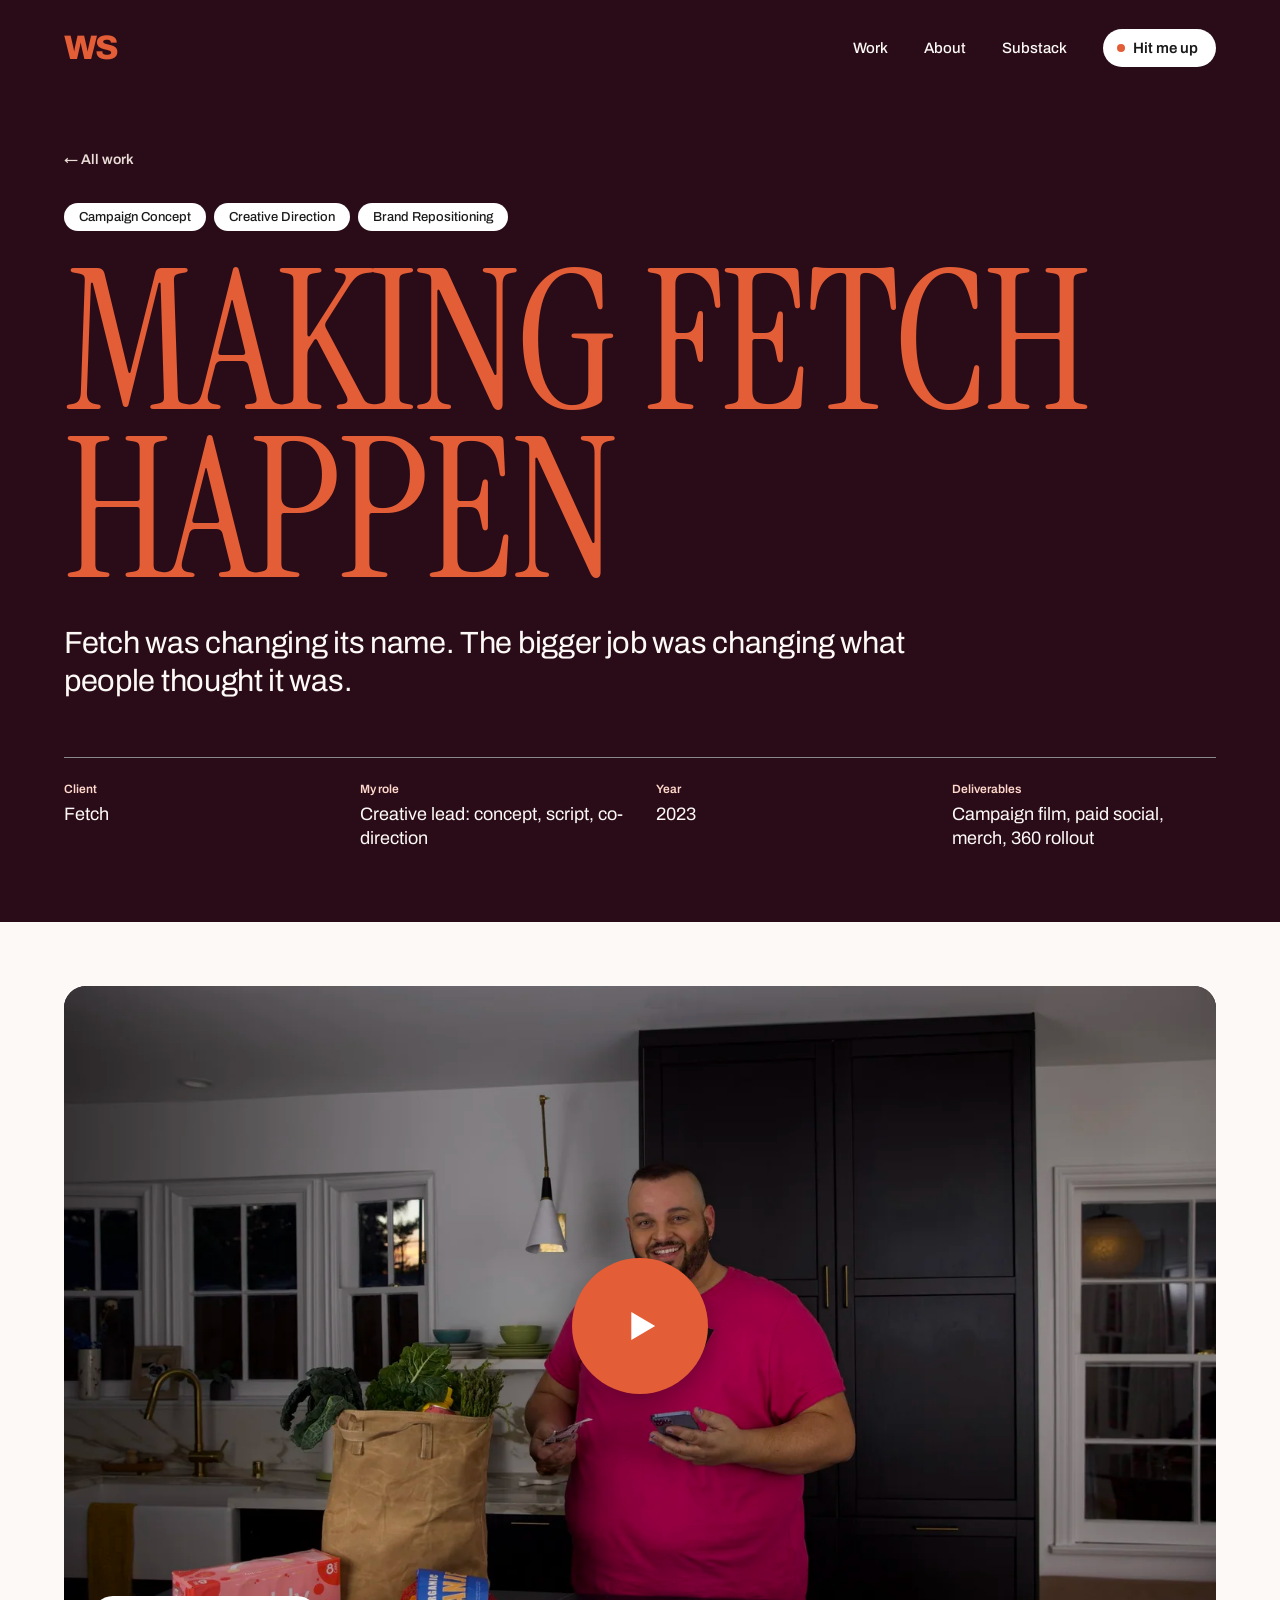
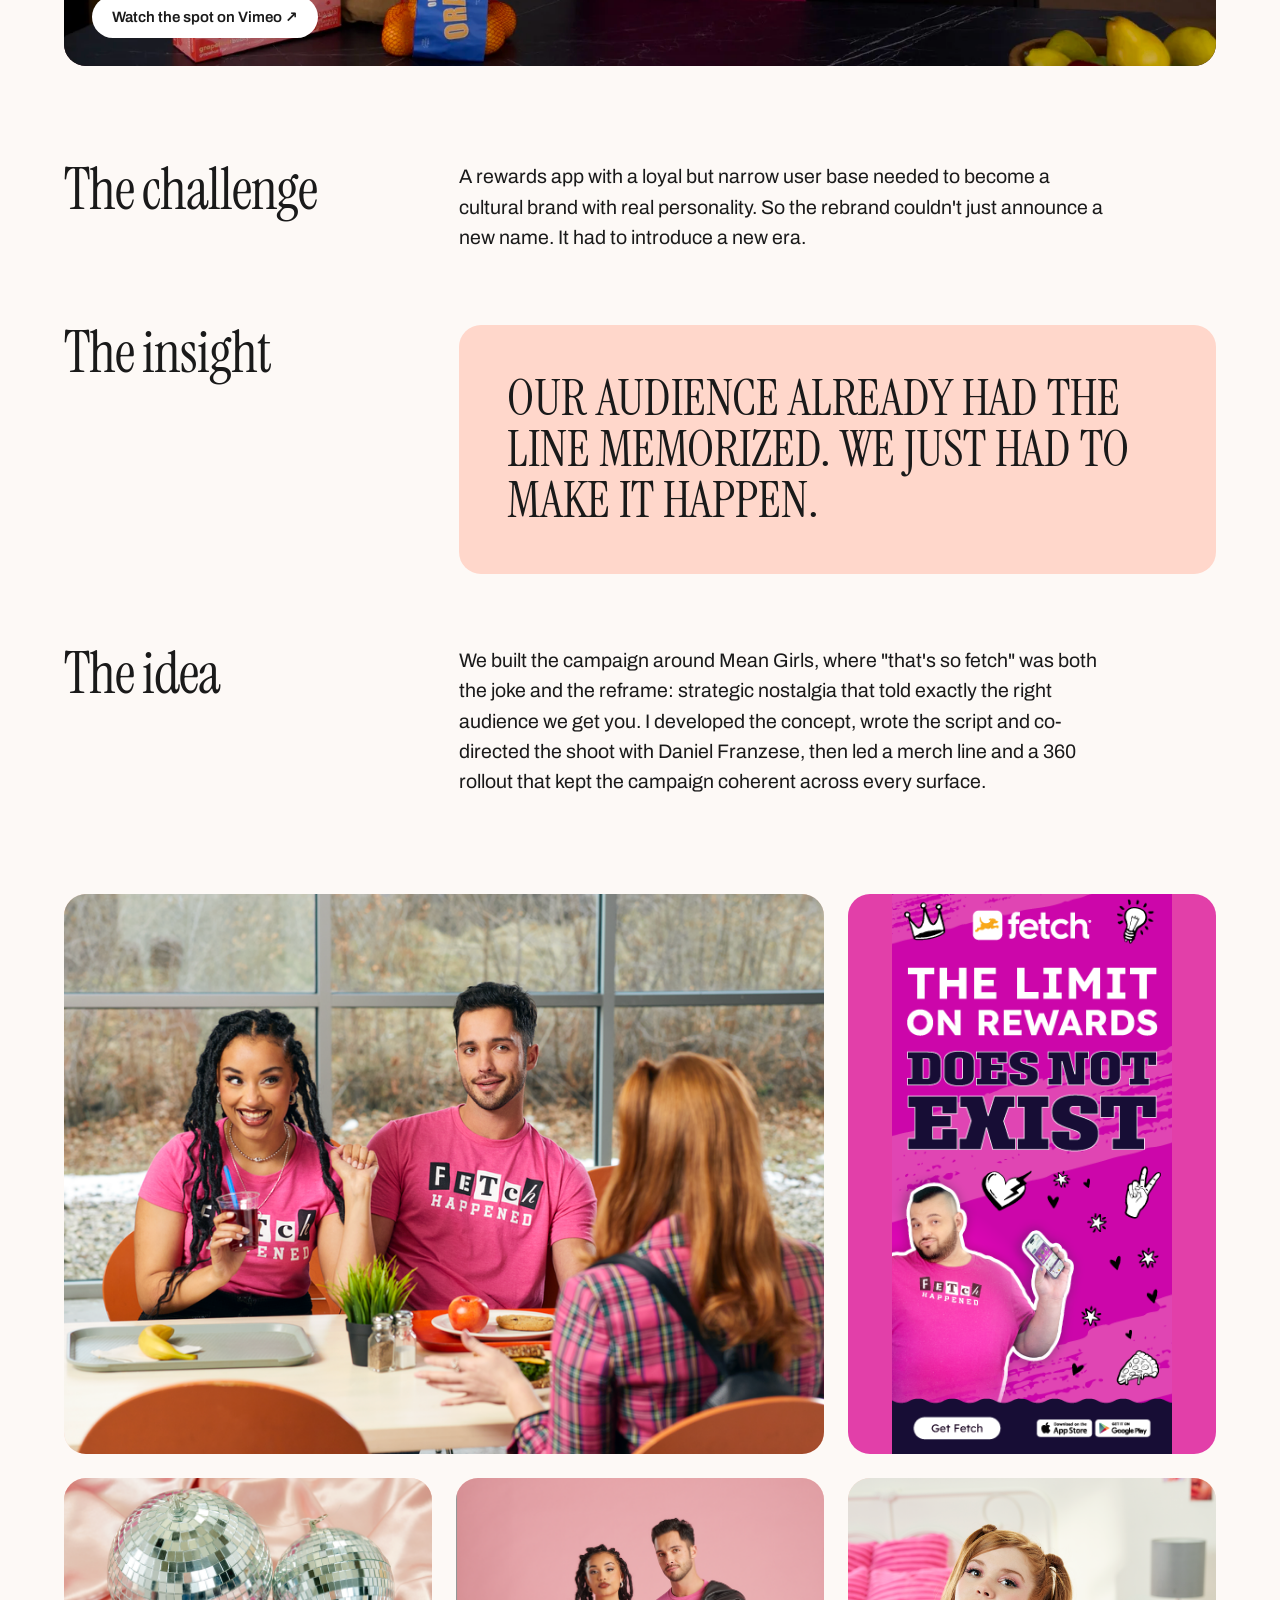
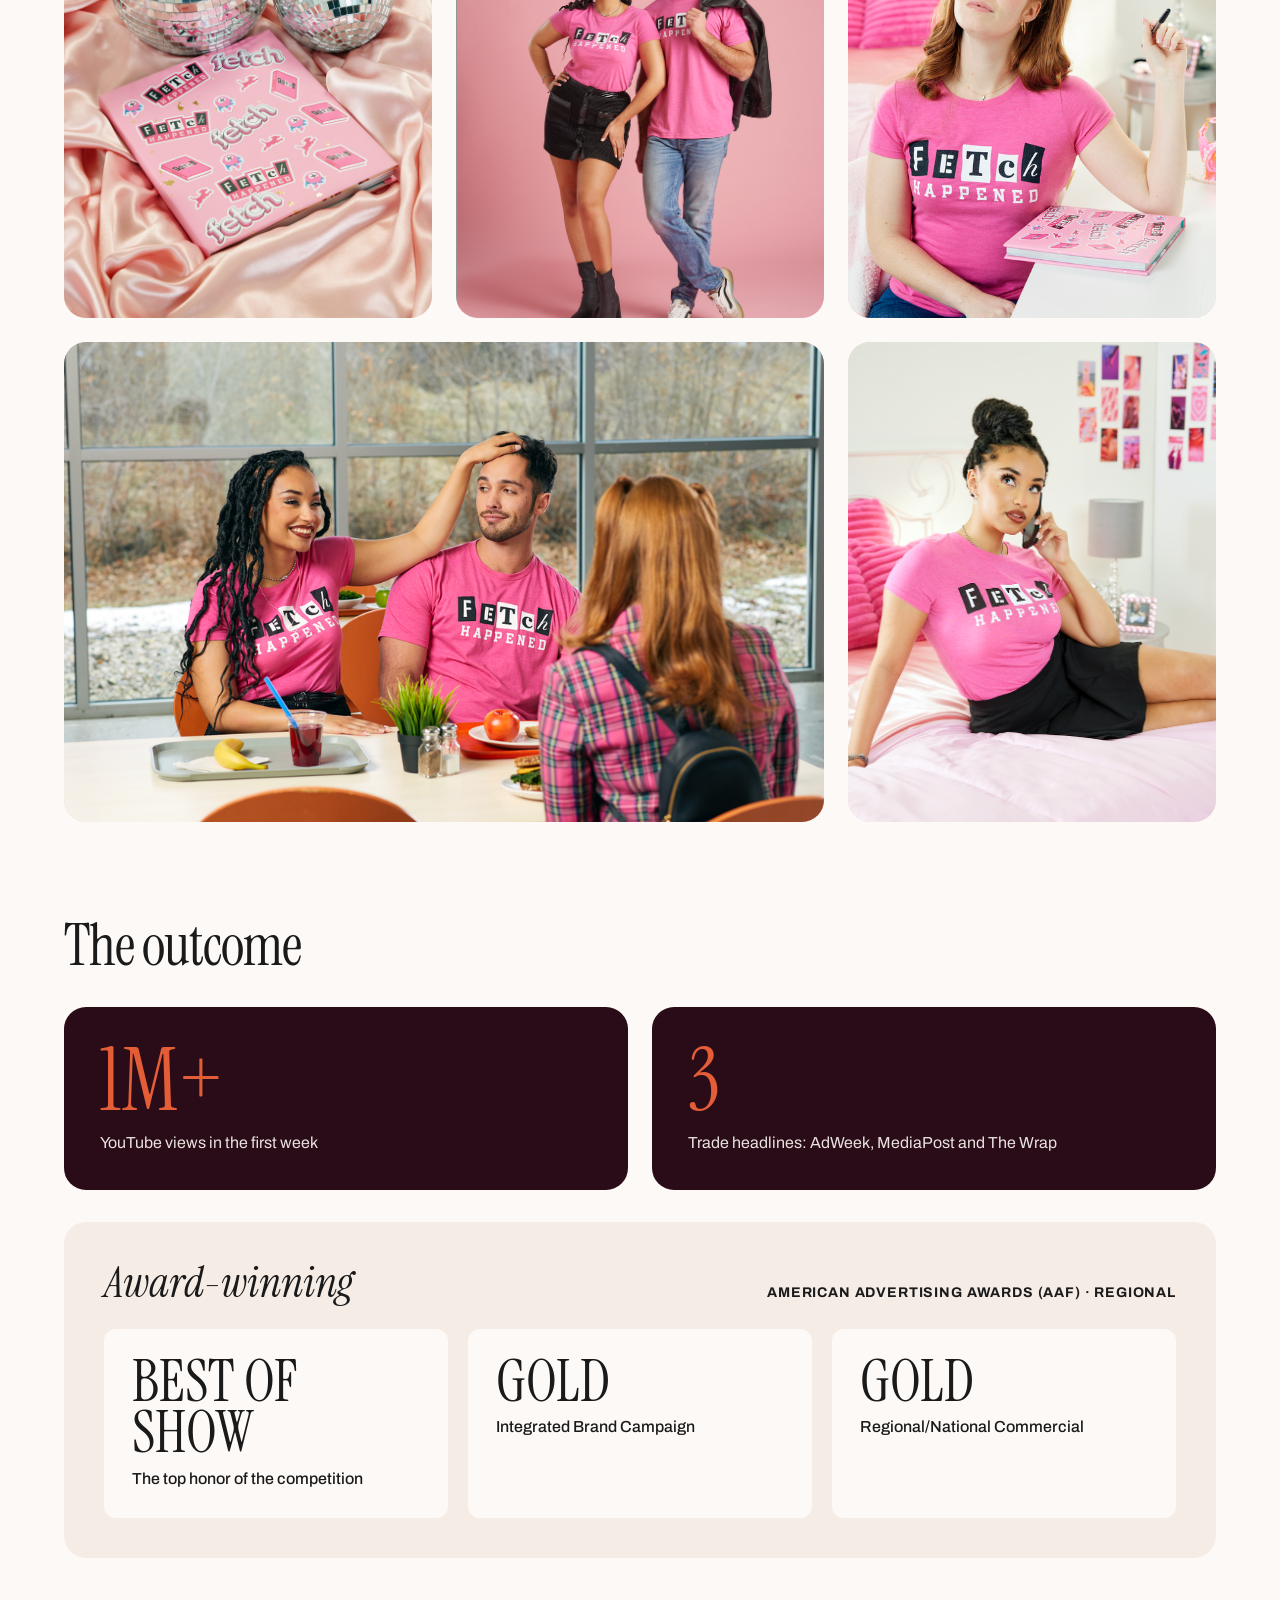
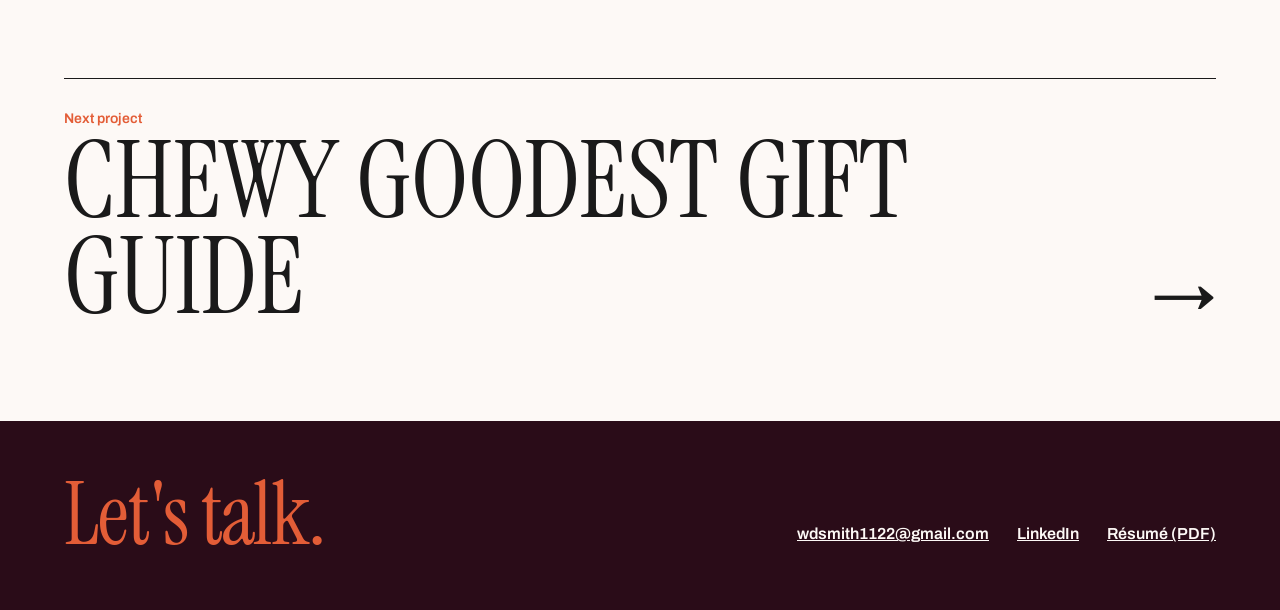
<file: making-fetch-happen/index.html>
<!doctype html>
<html lang="en">
<head>
<meta charset="utf-8">
<meta name="viewport" content="width=device-width, initial-scale=1">
<title>Making Fetch Happen · Whitney Delyse Smith</title>
<meta name="description" content="Fetch was changing its name. The bigger job was changing what people thought it was: a Mean Girls-inspired rebrand campaign with concept, script and co-direction by Whitney Delyse Smith.">
<meta property="og:title" content="Making Fetch Happen · Whitney Delyse Smith">
<meta property="og:description" content="Fetch was changing its name. The bigger job was changing what people thought it was.">
<meta property="og:image" content="https://whitneydelyse.com/img/7b3fd118dbf73df5615a3715522bf7dd.webp">
<meta property="og:type" content="article">
<meta name="twitter:card" content="summary_large_image">
<link rel="icon" href="/favicon.svg" type="image/svg+xml">
<link rel="preload" href="/fonts/archivo.woff" as="font" type="font/woff" crossorigin>
<link rel="stylesheet" href="/site.css">
<style>
.top{padding-bottom:72px}
.film{padding:64px var(--pad) 0}
.film .video img{object-position:50% 40%}
.story{padding:96px var(--pad) 0;display:flex;flex-direction:column;gap:72px}
.story .callout{gap:16px}
.gallery{padding:96px var(--pad) 0}
.gallery .ph{display:block}
.gallery .ad{object-fit:contain;object-position:50% 50%;background:#E23FA9}
.outcome{padding:96px var(--pad) 0;display:flex;flex-direction:column;gap:32px}
.award{background:var(--soft);border-radius:var(--radius);padding:40px;display:flex;flex-direction:column;gap:24px}
.award-head{display:flex;justify-content:space-between;align-items:baseline;gap:12px 24px;flex-wrap:wrap}
.award-head .serif{font-size:clamp(36px,3.35vw,48px);line-height:1}
.award-head .org{font-size:14px;font-weight:700;letter-spacing:.06em;text-transform:uppercase}
.award .cols3{gap:20px}
.prize{background:var(--cream);border-radius:12px;padding:28px;display:flex;flex-direction:column;gap:8px}
.prize .cond{font-size:clamp(44px,4.45vw,64px);line-height:.9}
.prize .cap{font-size:16px;line-height:1.4;font-weight:500}
@media (max-width:1024px){
  .story,.gallery,.outcome{padding-top:72px}
  .story{gap:56px}
  .film{padding-top:48px}
}
@media (max-width:900px){
  .story .g12{gap:16px}
  .gallery>.last{grid-column:1/-1}
  .gallery>.last.h-480{height:auto;aspect-ratio:4/3}
  .award .cols3{grid-template-columns:repeat(3,minmax(0,1fr))}
  .prize{padding:20px}
}
@media (max-width:700px){
  .top{padding-bottom:48px}
  .film{padding-top:32px}
  .story,.gallery,.outcome{padding-top:56px}
  .story{gap:40px}
  .story .body-lg{font-size:17px}
  .award{padding:24px;gap:20px}
  .award-head{flex-direction:column;gap:8px}
  .award .cols3{grid-template-columns:minmax(0,1fr);gap:12px}
  .prize{padding:20px 22px}
  .gallery>.last.h-480{aspect-ratio:4/5}
}
</style>
</head>
<body>
<a class="skip" href="#main">Skip to content</a>
<div class="page">

<header class="top">
<nav class="nav" aria-label="Main">
<a class="brand" href="/" aria-label="Whitney Delyse Smith, home">WS</a>
<div class="links">
<a href="/#work">Work</a>
<a href="/about/">About</a>
<a href="https://flipsidebywhit.substack.com" target="_blank" rel="noopener">Substack</a>
<a class="cta" href="#contact">Hit me up</a>
</div>
</nav>

<div class="cs-head">
<a class="back" href="/">← All work</a>
<div class="tags"><span class="pill">Campaign Concept</span><span class="pill">Creative Direction</span><span class="pill">Brand Repositioning</span></div>
<h1 class="h-hero">Making Fetch<br>Happen</h1>
<p class="dek">Fetch was changing its name. The bigger job was changing what people thought it was.</p>
</div>

<div class="meta">
<div><span class="label">Client</span><span>Fetch</span></div>
<div><span class="label">My role</span><span>Creative lead: concept, script, co-direction</span></div>
<div><span class="label">Year</span><span>2023</span></div>
<div><span class="label">Deliverables</span><span>Campaign film, paid social, merch, 360 rollout</span></div>
</div>
</header>

<main id="main">
<div class="film">
<a class="video h-680" href="https://vimeo.com/905419195" target="_blank" rel="noopener" aria-label="Watch the Making Fetch Happen ad on Vimeo (opens in a new tab)">
<img src="/img/7b3fd118dbf73df5615a3715522bf7dd.webp" alt="Daniel Franzese in a Fetch Happened tee, unpacking groceries in a kitchen">
<span class="play"><svg width="52" height="52" viewBox="0 0 24 24" fill="#111111" aria-hidden="true"><path d="M8 5.5v13l11-6.5z"></path></svg></span>
<span class="chip">Watch the spot on Vimeo &#8599;</span>
</a>
</div>

<section class="story">
<div class="g12">
<h2 class="h-section s4">The challenge</h2>
<p class="body-lg s7">A rewards app with a loyal but narrow user base needed to become a cultural brand with real personality. So the rebrand couldn't just announce a new name. It had to introduce a new era.</p>
</div>

<div class="g12">
<h2 class="h-section s4">The insight</h2>
<div class="callout s8">
<p class="big">Our audience already had the line memorized. We just had to make it happen.</p>
</div>
</div>

<div class="g12">
<h2 class="h-section s4">The idea</h2>
<p class="body-lg s7">We built the campaign around Mean Girls, where "that's so fetch" was both the joke and the reframe: strategic nostalgia that told exactly the right audience we get you. I developed the concept, wrote the script and co-directed the shoot with Daniel Franzese, then led a merch line and a 360 rollout that kept the campaign coherent across every surface.</p>
</div>
</section>

<section class="gallery cols3" aria-label="Campaign images">
<img class="ph wide span2 h-560" src="/img/9139d0fb4c41c5f81d63a66d124401ca.webp" alt="Two friends in Fetch Happened tees at a cafeteria table" style="object-position:50% 40%" loading="lazy">
<img class="ph ad h-560" src="/img/b619edfe7907426e9478f8da5cf30cf4.webp" alt="Paid ad: The limit on rewards does not exist" loading="lazy">
<img class="ph h-440" src="/img/c02b9614fadca4465e06ac35bdb4c2ca.webp" alt="Fetch merch notebook with disco balls on pink satin" style="object-position:50% 55%" loading="lazy">
<img class="ph h-440" src="/img/50a2e0c58c712f411a15035d5610bd7b.webp" alt="Two models in Fetch Happened tees on a pink backdrop" style="object-position:50% 20%" loading="lazy">
<img class="ph h-440" src="/img/c03becf20c006163a5825f741d19ae08.webp" alt="A Fetch fan at her desk with a sticker-covered notebook" style="object-position:35% 40%" loading="lazy">
<img class="ph wide span2 h-480" src="/img/170949c1bc05f71bf30a90de4933478d.webp" alt="Cafeteria scene from the Making Fetch Happen shoot" style="object-position:50% 40%" loading="lazy">
<img class="ph last h-480" src="/img/f9ef06fd3d83df1e53def5b19fa1a75a.webp" alt="On the phone in a Fetch Happened tee" style="object-position:50% 30%" loading="lazy">
</section>

<section class="outcome">
<h2 class="h-section">The outcome</h2>
<div class="cols2">
<div class="stat"><span class="num">1M+</span><span class="cap">YouTube views in the first week</span></div>
<div class="stat"><span class="num">3</span><span class="cap">Trade headlines: AdWeek, MediaPost and The Wrap</span></div>
</div>
<div class="award">
<div class="award-head"><span class="serif">Award-winning</span><span class="org">American Advertising Awards (AAF) · Regional</span></div>
<div class="cols3">
<div class="prize"><span class="cond">Best of Show</span><span class="cap">The top honor of the competition</span></div>
<div class="prize"><span class="cond">Gold</span><span class="cap">Integrated Brand Campaign</span></div>
<div class="prize"><span class="cond">Gold</span><span class="cap">Regional/National Commercial</span></div>
</div>
</div>
</section>

<a class="next" href="/chewy-gift-guide/">
<span class="stack" style="gap:8px"><span class="eyebrow">Next project</span><span class="title">Chewy Goodest Gift Guide</span></span>
<span class="arrow" aria-hidden="true">→</span>
</a>
</main>

<footer class="footer" id="contact">
<span class="big">Let's talk.</span>
<div class="links">
<a href="mailto:wdsmith1122@gmail.com">wdsmith1122@gmail.com</a>
<a href="https://www.linkedin.com/in/whitneydsmith1" target="_blank" rel="noopener">LinkedIn</a>
<a href="https://docs.google.com/document/d/1M2qHuFPSoKueWIUL6fcHE2FIn6Q889Xtm_iDmG9Anfg/export?format=pdf" target="_blank" rel="noopener">Résumé (PDF)</a>
</div>
</footer>

</div>
<script src="/site.js" defer></script>
</body>
</html>
</file>
<file: site.css>
/* whitneydelyse.com — shared styles */
@font-face{font-family:'Archivo';src:url('/fonts/archivo.woff') format('woff');font-weight:100 900;font-stretch:62% 125%;font-style:normal;font-display:swap}
@font-face{font-family:'Instrument Serif';src:url('/fonts/instrument-serif.woff') format('woff');font-style:normal;font-display:swap}
@font-face{font-family:'Instrument Serif';src:url('/fonts/instrument-serif-italic.woff') format('woff');font-style:italic;font-display:swap}
@font-face{font-family:'Caveat';src:url('/fonts/caveat.woff') format('woff');font-weight:400 700;font-display:swap}

:root{
  --ox:#1A1A1A; --ox-2:#120510; --dark:#2A0C18; --wine:#E35D37; --line:#8A8A8A;
  --cream:#FDF9F6; --sand:#E9DCD6; --blush:#FDF9F6; --pink:#FFD7CB;
  --rose:#E35D37; --gold:#E35D37; --lime:#EAEFB7; --soft:#F6ECE6;
  --pad:64px; --gap:32px; --radius:14px;
  --serif:'Instrument Serif',Georgia,serif;
  --sans:'Archivo',system-ui,sans-serif;
  --hand:'Caveat',cursive;
}
@media (max-width:1024px){:root{--pad:40px;--gap:24px}}
@media (max-width:700px){:root{--pad:20px;--gap:16px;--radius:10px}}

*,*::before,*::after{box-sizing:border-box}
html{-webkit-text-size-adjust:100%;scroll-behavior:smooth}
body{margin:0;font-family:var(--sans);background:var(--blush);color:var(--ox);overflow-x:hidden}
img,video{max-width:100%;display:block}
a{color:var(--ox)} a:hover{color:var(--wine)}
h1,h2,h3,p{margin:0}
.page{max-width:1440px;margin:0 auto;background:var(--blush);min-height:100vh;display:flex;flex-direction:column;overflow:hidden}
.skip{position:absolute;left:-999px;top:0;background:var(--soft);color:var(--ox);padding:10px 16px;z-index:100}
.skip:focus{left:8px;top:8px}

/* ---------- type ---------- */
.serif{font-family:var(--serif);font-style:italic;font-weight:400}
.hand{font-family:var(--hand);font-weight:600}
.cond{font-family:var(--serif);font-weight:400;font-stretch:100%;text-transform:uppercase}
.cond75{font-family:var(--serif);font-weight:400;font-stretch:100%;text-transform:uppercase}
.eyebrow{font-size:14px;font-weight:600;letter-spacing:.06em;text-transform:uppercase}
.label{font-size:12px;font-weight:600;letter-spacing:.08em;text-transform:uppercase}
.h-section{font-family:var(--serif);font-style:italic;font-weight:400;font-size:clamp(40px,4.45vw,64px);line-height:1}
.h-big{font-family:var(--serif);font-style:italic;font-weight:400;font-size:clamp(56px,8.3vw,120px);line-height:.9}
.h-hero{font-family:var(--serif);font-weight:400;font-stretch:100%;text-transform:uppercase;font-size:clamp(68px,15.3vw,220px);line-height:.86;letter-spacing:-.015em;color:var(--gold)}
.dek{font-family:var(--serif);font-style:italic;font-size:clamp(26px,3.05vw,44px);line-height:1.15;max-width:900px}
.body-lg{font-size:clamp(18px,1.53vw,22px);line-height:1.55}
.body{font-size:16px;line-height:1.5}
.muted{color:var(--sand)}

/* ---------- nav ---------- */
.top{background:var(--dark);color:var(--cream);display:flex;flex-direction:column}
.nav{display:flex;justify-content:space-between;align-items:center;gap:16px 24px;padding:28px var(--pad);flex-wrap:wrap}
.nav .brand{font-family:var(--serif);font-style:italic;font-size:30px;color:var(--cream);text-decoration:none;white-space:nowrap}
.nav .links{display:flex;gap:36px;align-items:center;font-size:14px;font-weight:600;text-transform:uppercase;letter-spacing:.06em}
.nav .links a{color:var(--cream);text-decoration:none;padding:12px 0}
.nav .links a.cta{background:var(--cream);color:var(--ox);padding:14px 22px}
.nav .links a:hover{color:var(--gold)} .nav .links a.cta:hover{background:var(--soft);color:var(--ox)}
@media (max-width:700px){
  .nav{padding:18px var(--pad)}
  .nav .brand{font-size:26px}
  .nav .links{gap:20px;font-size:12px;width:100%;justify-content:space-between}
  .nav .links a.cta{padding:10px 14px}
}

/* ---------- buttons & pills ---------- */
.btn{display:inline-block;background:var(--ox);color:var(--cream);text-decoration:none;padding:14px 20px;font-size:14px;font-weight:600;white-space:nowrap}
.btn:hover{background:var(--wine);color:var(--cream)}
.btn.light{background:var(--cream);color:var(--ox)}
.tags{display:flex;gap:8px;flex-wrap:wrap}
.pill{background:var(--rose);color:#fff;border-radius:999px;padding:6px 14px;font-size:13px;font-weight:600;white-space:nowrap}
.tagrow{display:flex;justify-content:space-between;align-items:center;gap:16px;flex-wrap:wrap}

/* ---------- layout ---------- */
.wrap{padding-left:var(--pad);padding-right:var(--pad)}
.g12{display:grid;grid-template-columns:repeat(12,minmax(0,1fr));gap:var(--gap)}
.s2{grid-column:span 2}.s3{grid-column:span 3}.s4{grid-column:span 4}.s5{grid-column:span 5}.s6{grid-column:span 6}
.s7{grid-column:span 7}.s8{grid-column:span 8}.s9{grid-column:span 9}.s10{grid-column:span 10}.s12{grid-column:span 12}
.cols2{display:grid;grid-template-columns:repeat(2,minmax(0,1fr));gap:24px}
.cols3{display:grid;grid-template-columns:repeat(3,minmax(0,1fr));gap:24px}
.cols4{display:grid;grid-template-columns:repeat(4,minmax(0,1fr));gap:24px}
.span2{grid-column:span 2}
.stack{display:flex;flex-direction:column}
@media (max-width:900px){
  .g12>*{grid-column:1/-1}
  .cols4{grid-template-columns:repeat(2,minmax(0,1fr))}
  .cols3{grid-template-columns:repeat(2,minmax(0,1fr))}
  .cols3>.span2{grid-column:1/-1}
}
@media (max-width:600px){
  .cols2,.cols3,.cols4{grid-template-columns:minmax(0,1fr)}
  .span2{grid-column:auto}
  .cols4.keep2{grid-template-columns:repeat(2,minmax(0,1fr))}
}

/* ---------- case study header ---------- */
.cs-head{padding:48px var(--pad) 0;display:flex;flex-direction:column;gap:28px}
.back{color:var(--sand);font-size:14px;font-weight:600;text-transform:uppercase;letter-spacing:.06em;text-decoration:none;padding:8px 0;align-self:flex-start}
.back:hover{color:var(--gold)}
.meta{margin:56px var(--pad) 0;border-top:1px solid var(--line);padding-top:24px;display:grid;grid-template-columns:repeat(4,minmax(0,1fr));gap:32px}
.meta>div{display:flex;flex-direction:column;gap:6px}
.meta .label{color:var(--sand)} .meta span:last-child{font-size:18px;line-height:1.35}
@media (max-width:900px){.meta{grid-template-columns:repeat(2,minmax(0,1fr));gap:24px}}
@media (max-width:700px){.cs-head{padding-top:28px;gap:20px}.meta{margin-top:36px}.meta span:last-child{font-size:16px}}

/* ---------- media ---------- */
.ph{width:100%;object-fit:cover;border-radius:var(--radius);background:var(--pink)}
.h-440{height:440px}.h-480{height:480px}.h-560{height:560px}.h-680{height:680px}
@media (max-width:1024px){.h-680{height:520px}.h-560{height:460px}}
@media (max-width:700px){
  .h-440,.h-480,.h-560{height:auto;aspect-ratio:4/5}
  .h-680{height:auto;aspect-ratio:4/3}
  .ph.wide{aspect-ratio:4/3}
}
.shadow{box-shadow:0 14px 30px rgba(58,15,18,.2)}

.video{position:relative;display:block;border-radius:var(--radius);overflow:hidden;background:var(--dark);text-decoration:none}
.video img{width:100%;height:100%;object-fit:cover}
.video .play{position:absolute;left:50%;top:50%;width:136px;height:136px;transform:translate(-50%,-50%);border-radius:50%;background:var(--soft);display:flex;align-items:center;justify-content:center;box-shadow:0 12px 32px rgba(0,0,0,.35);transition:transform .2s}
.video:hover .play{transform:translate(-50%,-50%) scale(1.06)}
.video .chip{position:absolute;left:28px;bottom:28px;background:var(--dark);color:var(--cream);border-radius:999px;padding:12px 20px;font-size:15px;font-weight:700;letter-spacing:.04em;text-transform:uppercase}
.video iframe{position:absolute;inset:0;width:100%;height:100%;border:0}
@media (max-width:700px){.video .play{width:84px;height:84px}.video .play svg{width:34px;height:34px}.video .chip{left:14px;bottom:14px;font-size:12px;padding:9px 14px}}

/* ---------- stats ---------- */
.stat{background:var(--dark);color:var(--cream);border-radius:var(--radius);padding:36px;display:flex;flex-direction:column;gap:12px}
.stat .num{font-family:var(--serif);font-weight:400;font-stretch:100%;font-size:clamp(64px,6.7vw,96px);line-height:.9;color:var(--gold)}
.stat .cap{font-size:16px;line-height:1.4}
@media (max-width:700px){.stat{padding:24px}}

/* ---------- callouts ---------- */
.callout{background:var(--pink);border-radius:var(--radius);padding:48px;display:flex;flex-direction:column;gap:16px}
.callout .big{font-family:var(--serif);font-weight:400;font-stretch:100%;font-size:clamp(30px,3.9vw,56px);line-height:1.02;text-transform:uppercase}
@media (max-width:700px){.callout{padding:28px}}

/* ---------- next project ---------- */
a.next{margin:120px var(--pad) 96px;border-top:1px solid var(--ox);padding-top:32px;display:flex;justify-content:space-between;align-items:flex-end;gap:24px;text-decoration:none;color:var(--ox)}
a.next .title{font-family:var(--serif);font-weight:400;font-stretch:100%;font-size:clamp(48px,8.3vw,120px);line-height:.9;text-transform:uppercase}
a.next .arrow{font-size:clamp(40px,5vw,72px);line-height:1;transition:transform .2s}
a.next:hover .arrow{transform:translateX(8px)}
@media (max-width:700px){a.next{margin:72px var(--pad) 56px}}

/* ---------- footer ---------- */
.footer{margin-top:auto;background:var(--dark);color:var(--cream);padding:56px var(--pad);display:flex;justify-content:space-between;align-items:flex-end;gap:24px;flex-wrap:wrap}
.footer .big{font-family:var(--serif);font-style:italic;font-size:clamp(64px,6.7vw,96px);line-height:.9;color:var(--gold)}
.footer .links{display:flex;gap:28px;font-size:16px;font-weight:600;flex-wrap:wrap}
.footer .links a{color:var(--cream);padding:12px 0}
.footer .links a:hover{color:var(--gold)}
@media (max-width:700px){.footer{flex-direction:column;align-items:flex-start;padding:44px var(--pad)}.footer .links{flex-direction:column;gap:4px}}

/* ---------- slider ---------- */
.slider{position:relative}
.slider .swipe{display:flex;overflow-x:auto;scroll-snap-type:x mandatory;scrollbar-width:none;-webkit-overflow-scrolling:touch;overscroll-behavior-x:contain}
.slider .swipe::-webkit-scrollbar{display:none}
.slider .swipe>*{flex:0 0 100%;scroll-snap-align:start}
.slider .dots{display:flex;gap:10px;justify-content:center;padding-top:16px}
.slider .dots button{width:10px;height:10px;padding:0;border:0;border-radius:50%;background:currentColor;opacity:.3;cursor:pointer}
.slider .dots button[aria-current="true"]{opacity:1;width:26px;border-radius:999px}
.slider .arrow{position:absolute;top:50%;transform:translateY(-50%);width:48px;height:48px;border-radius:50%;border:0;background:var(--cream);color:var(--ox);font-size:22px;cursor:pointer;box-shadow:0 6px 16px rgba(0,0,0,.2);display:flex;align-items:center;justify-content:center;z-index:2}
.slider .arrow.prev{left:12px}.slider .arrow.next{right:12px}
.slider .arrow[disabled]{opacity:0;pointer-events:none}
@media (hover:none){.slider .arrow{display:none}}

/* utilities */
.sr{position:absolute;width:1px;height:1px;overflow:hidden;clip:rect(0 0 0 0);white-space:nowrap}
.rot-l{transform:rotate(-1.2deg)}.rot-r{transform:rotate(1.4deg)}
@media (max-width:700px){.rot-l,.rot-r{transform:none}}
@media (prefers-reduced-motion:reduce){html{scroll-behavior:auto}*{transition:none!important}}


/* ================= template refresh: soft editorial ================= */
:root{--radius:22px;--lilac:#E9DDF3;--sky:#D3EAF0;--peach:#FFD7CB;--plum:#2A0C18;--coral:#E35D37}
@media (max-width:700px){:root{--radius:16px}}
.h-section,.h-big,.footer .big{font-style:normal;letter-spacing:-.02em}
.dek{font-family:var(--sans);font-style:normal;font-weight:400;font-size:clamp(22px,2.4vw,34px);line-height:1.25;letter-spacing:-.01em}
.hl{background:linear-gradient(transparent 10%,var(--lime) 10%,var(--lime) 92%,transparent 92%);padding:0 .12em;color:inherit}
.accent{color:var(--coral)}
/* nav */
.nav .brand{font-style:normal;display:inline-flex;align-items:center;gap:10px;letter-spacing:-.01em}
.nav .brand{font-family:var(--sans)!important;font-style:normal!important;font-weight:800;font-size:34px!important;letter-spacing:-.06em;color:var(--coral)!important;line-height:1}
.nav .links{text-transform:none;letter-spacing:0;font-weight:500;font-size:15px}
.nav .links a.cta{background:#fff;color:var(--ox);border-radius:999px;padding:11px 18px 11px 30px;position:relative;font-weight:600}
.nav .links a.cta::before{content:"";position:absolute;left:14px;top:50%;width:8px;height:8px;margin-top:-4px;border-radius:50%;background:var(--coral)}
/* buttons, pills, labels */
.btn{background:var(--coral);color:#fff;border-radius:999px;padding:13px 22px;font-weight:600}
.btn:hover{background:var(--plum);color:#fff}
.btn.light{background:#fff;color:var(--ox)}
.pill{background:#fff;color:var(--ox);border:1px solid rgba(0,0,0,.08);font-weight:500}
.top .pill{border-color:transparent}
.eyebrow,.label{text-transform:none;letter-spacing:0;font-weight:600;color:var(--coral)}
.top .eyebrow,.top .label,.meta .label{color:var(--peach)}
.back{text-transform:none;letter-spacing:0}
/* cards & media */
.callout{background:var(--peach)}
.video .chip{background:#fff;color:var(--ox);text-transform:none;letter-spacing:0;font-weight:600}
.video .play{background:var(--coral)} .video .play svg path{fill:#fff}
.stat .cap{opacity:.9}
/* spinning badge */
.spin-badge{width:118px;height:118px;border-radius:50%;background:var(--cream);color:var(--coral);display:flex;align-items:center;justify-content:center}
.spin-badge svg{width:100%;height:100%;animation:sb 18s linear infinite}
.spin-badge text{font:700 10.5px/1 var(--sans);letter-spacing:.08em;text-transform:uppercase;fill:var(--coral)}
@keyframes sb{to{transform:rotate(360deg)}}
@media (prefers-reduced-motion:reduce){.spin-badge svg{animation:none}}
</file>
